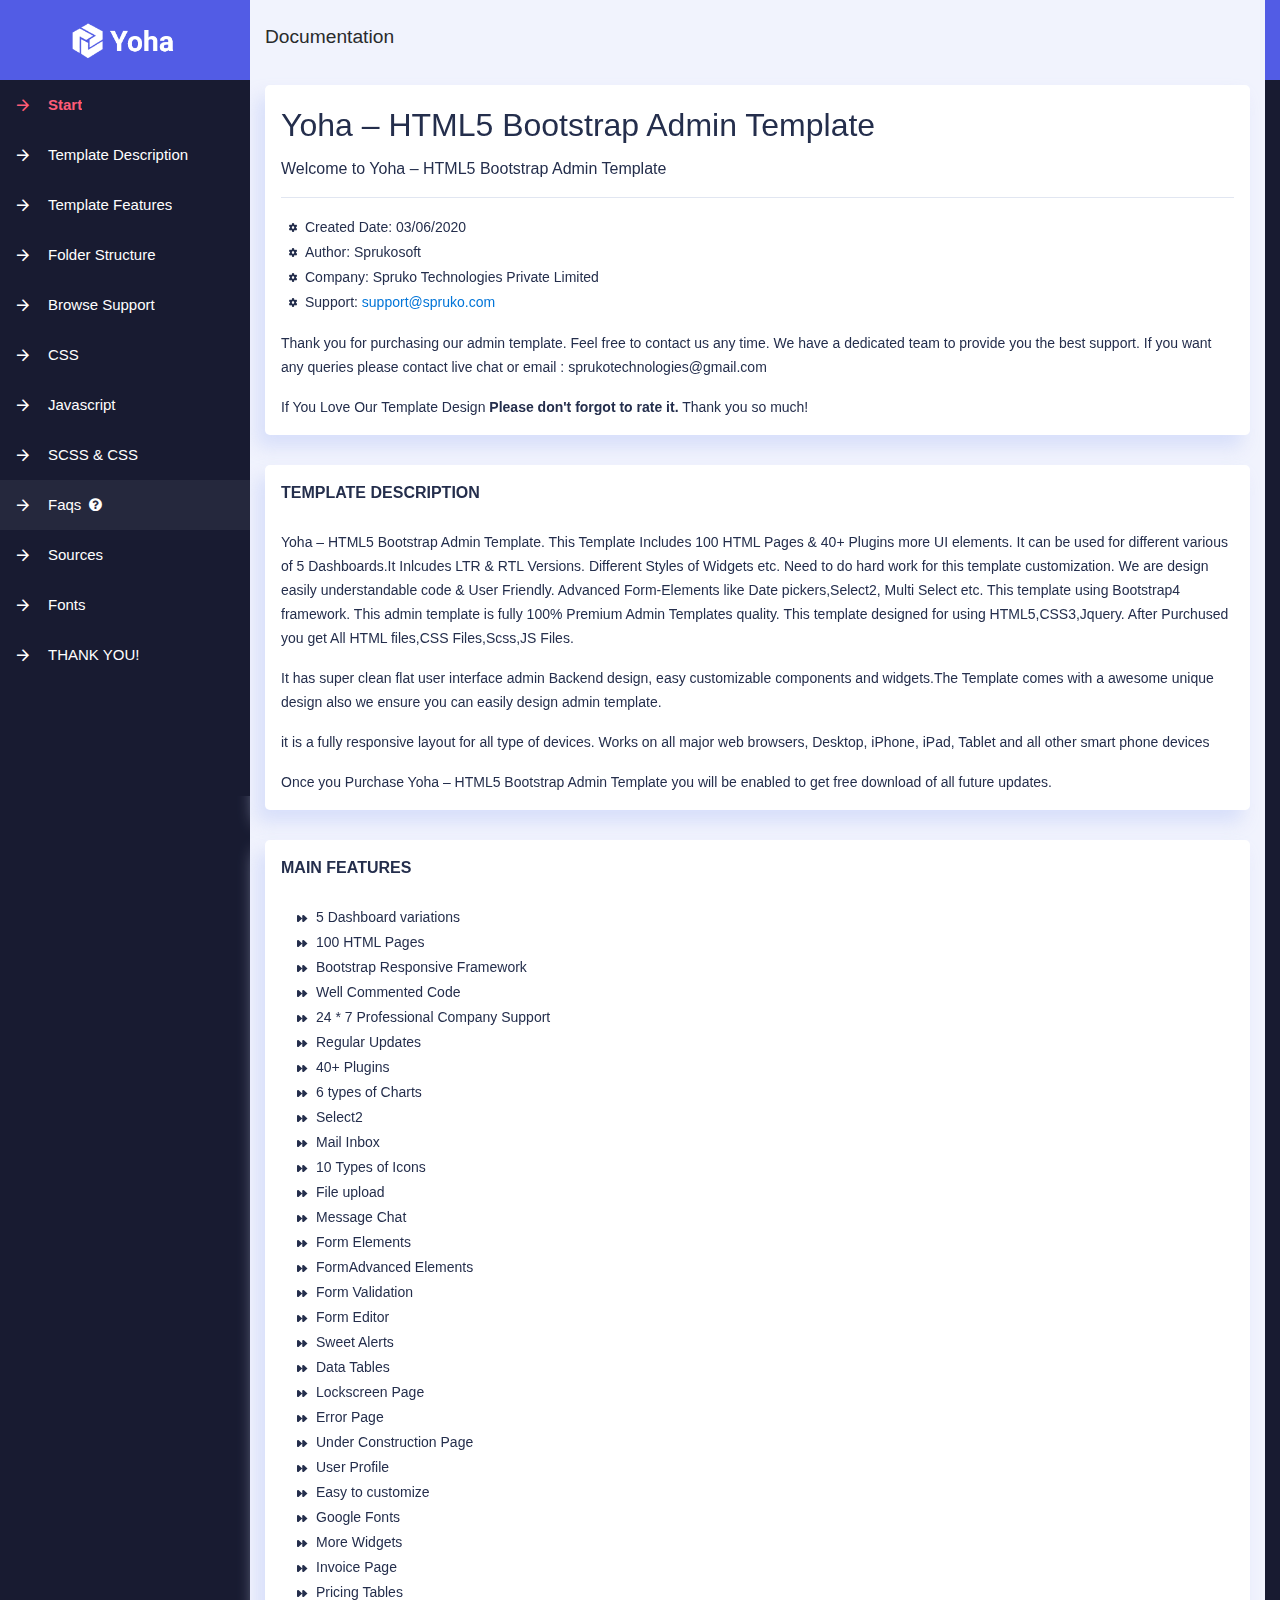
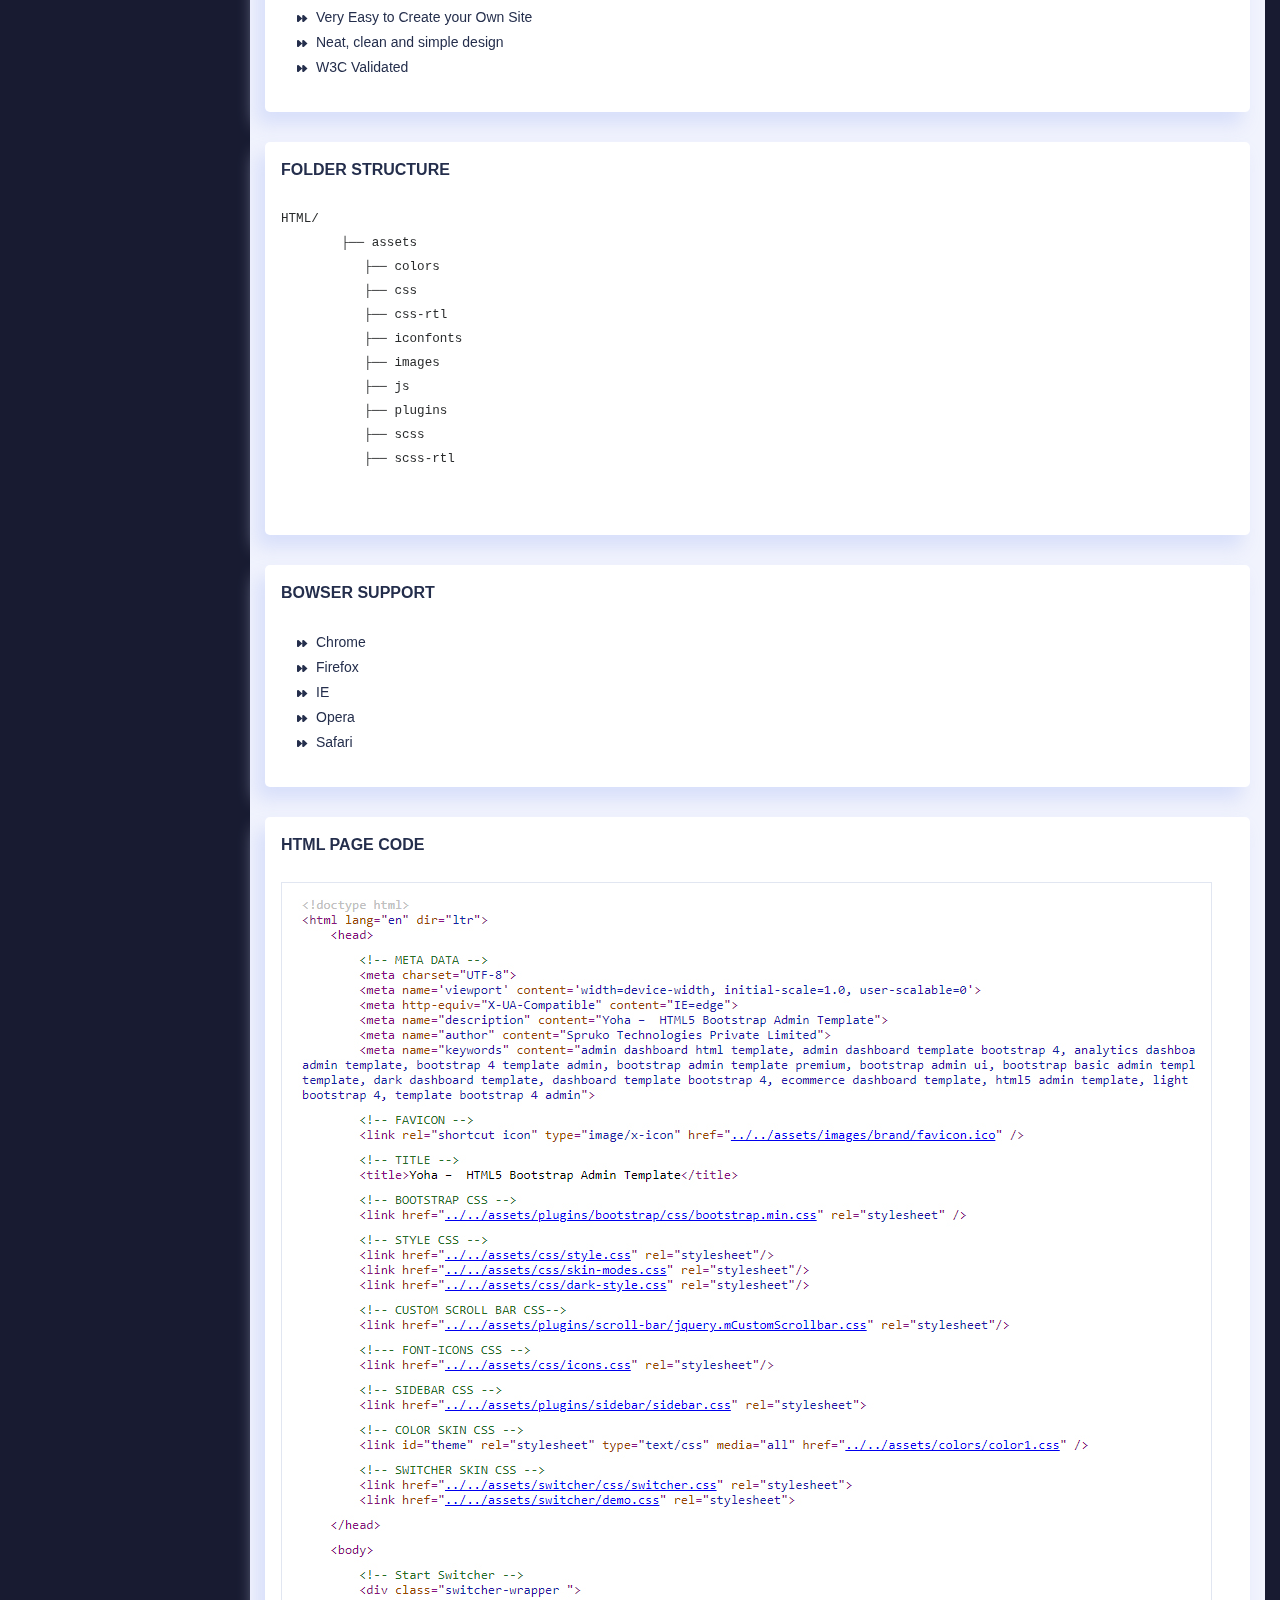
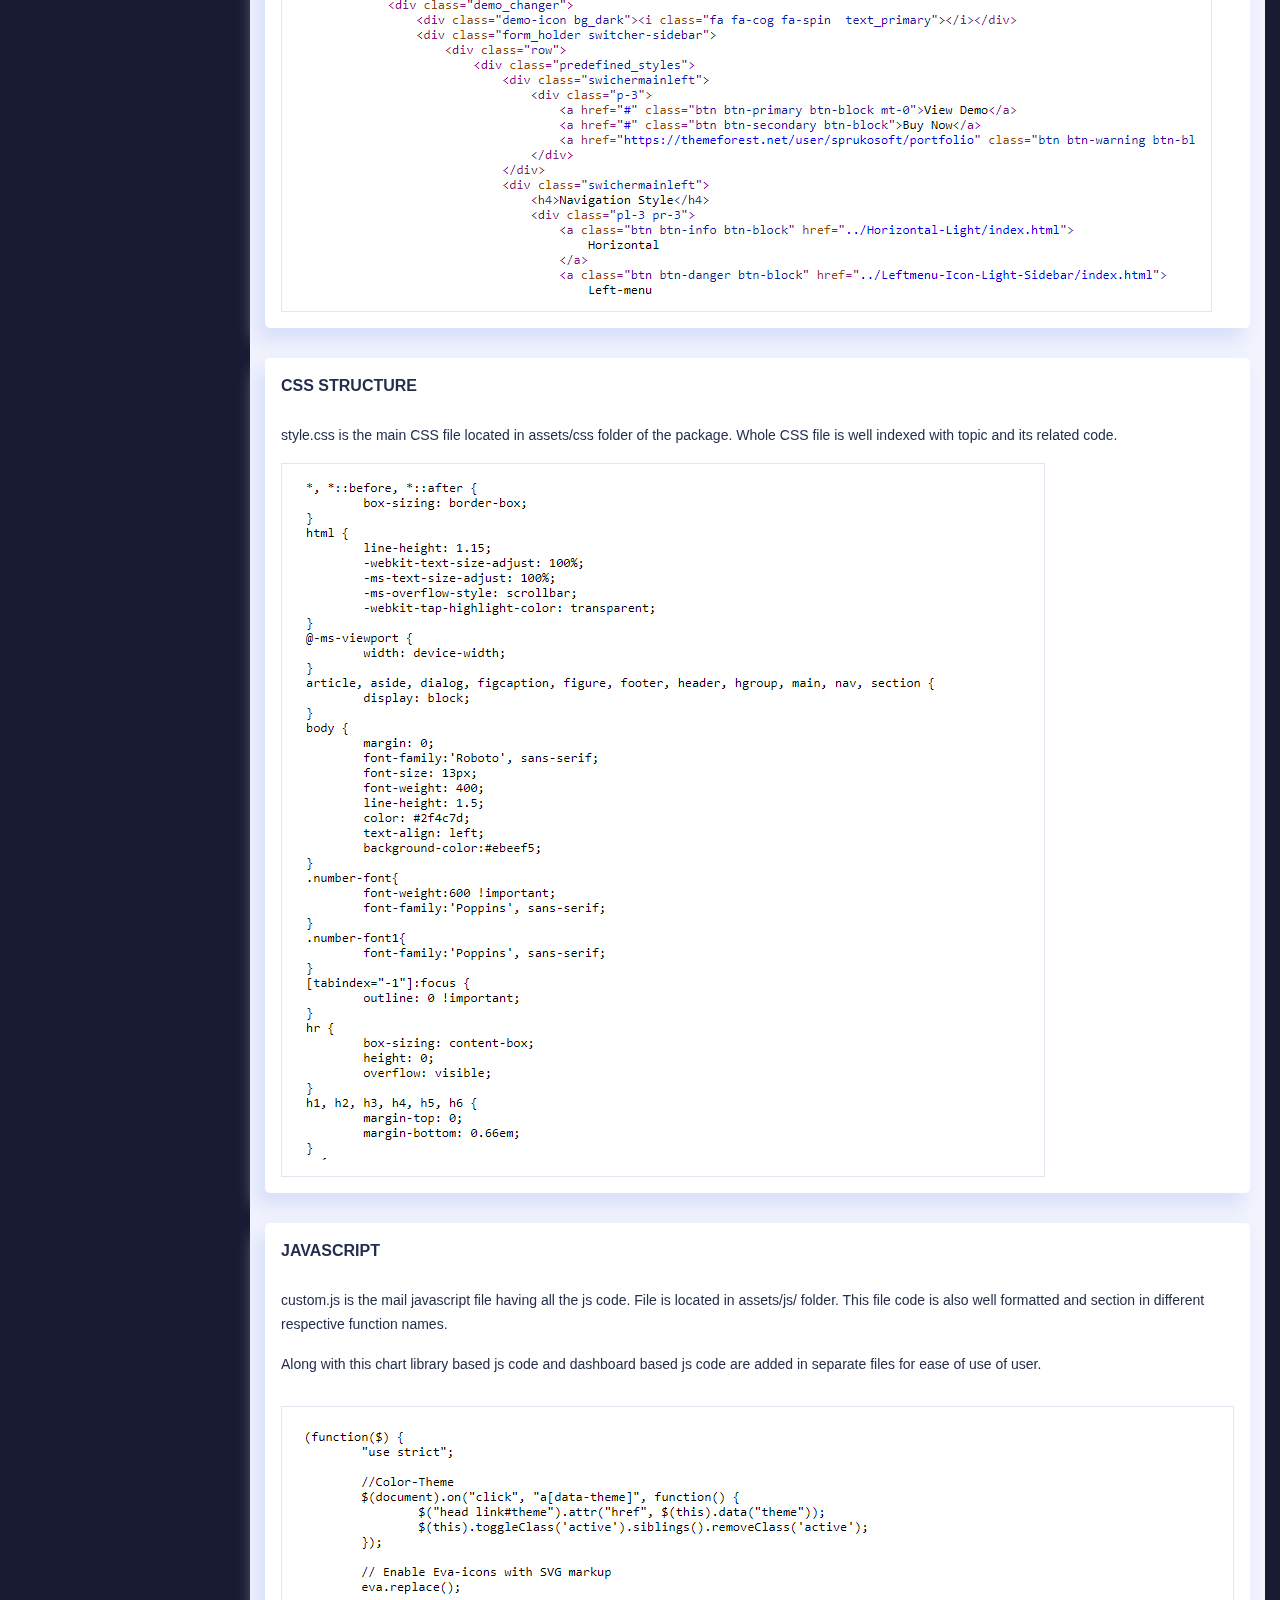
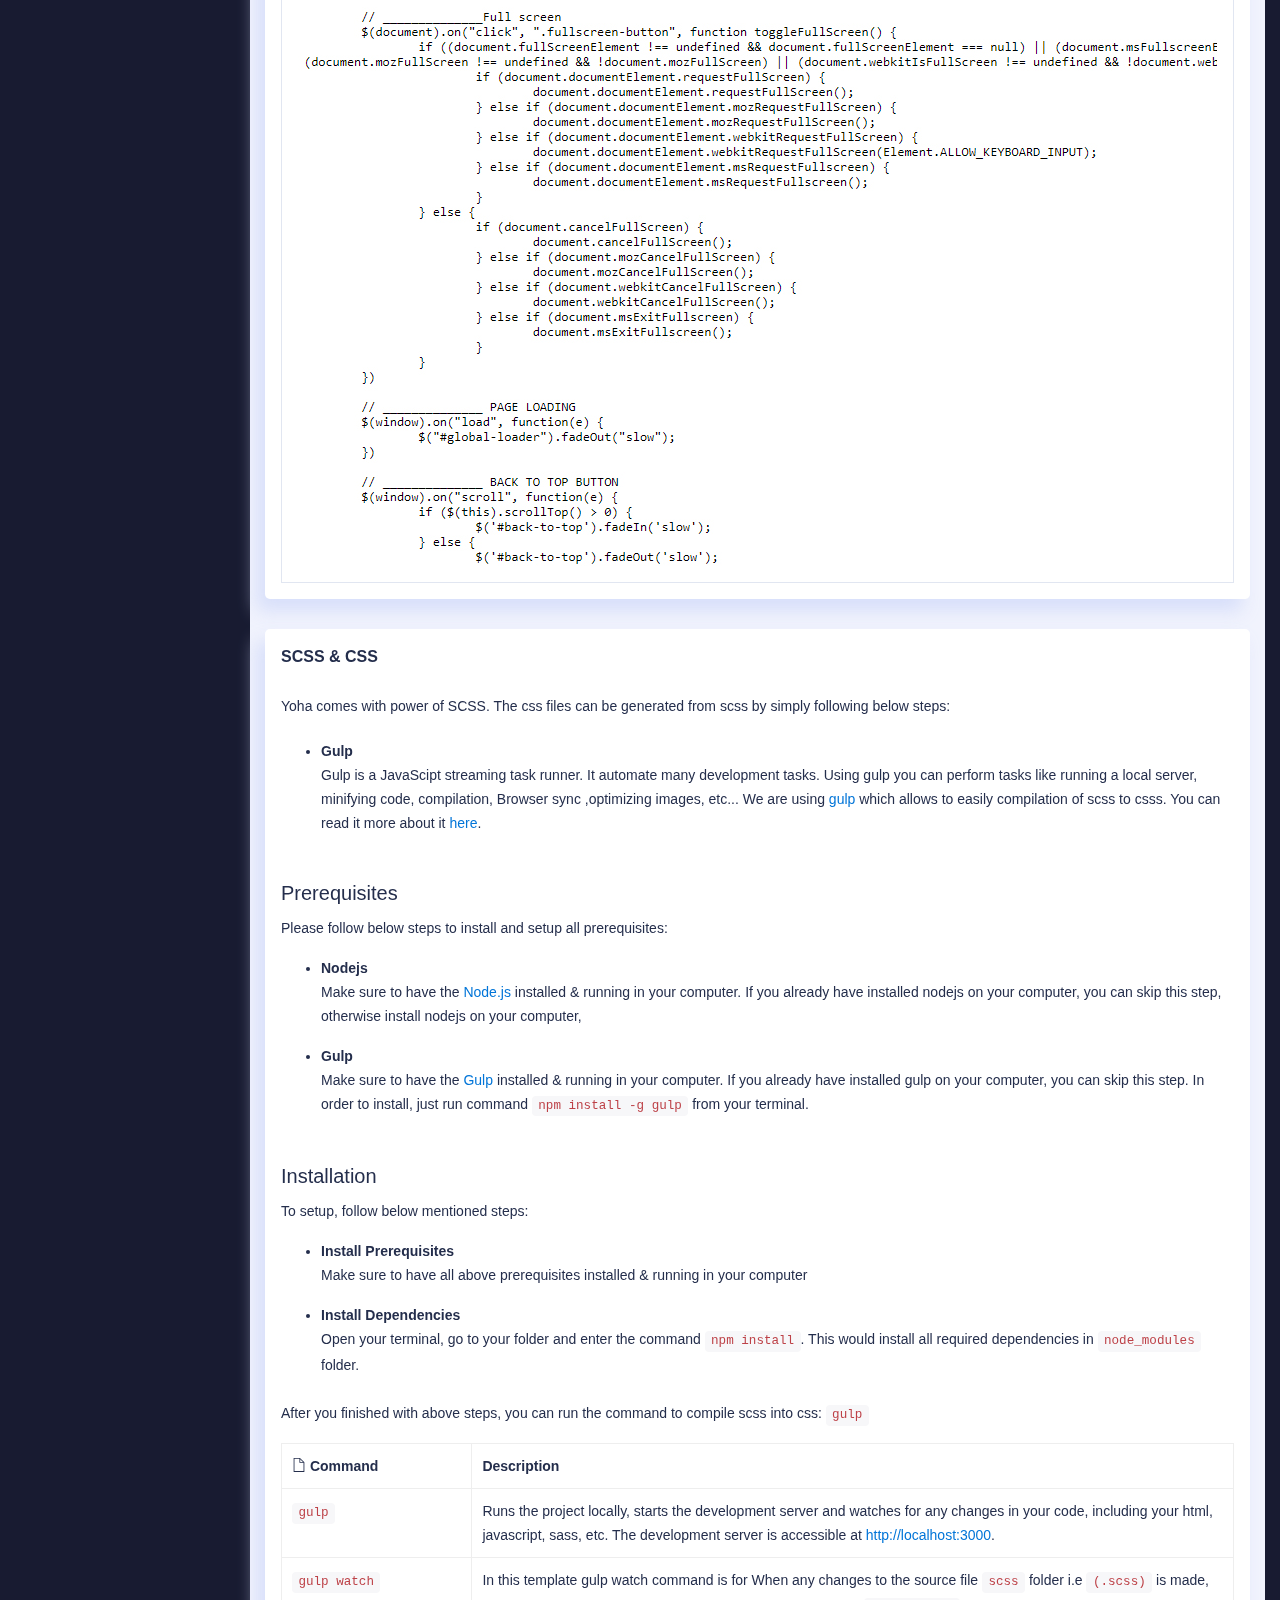
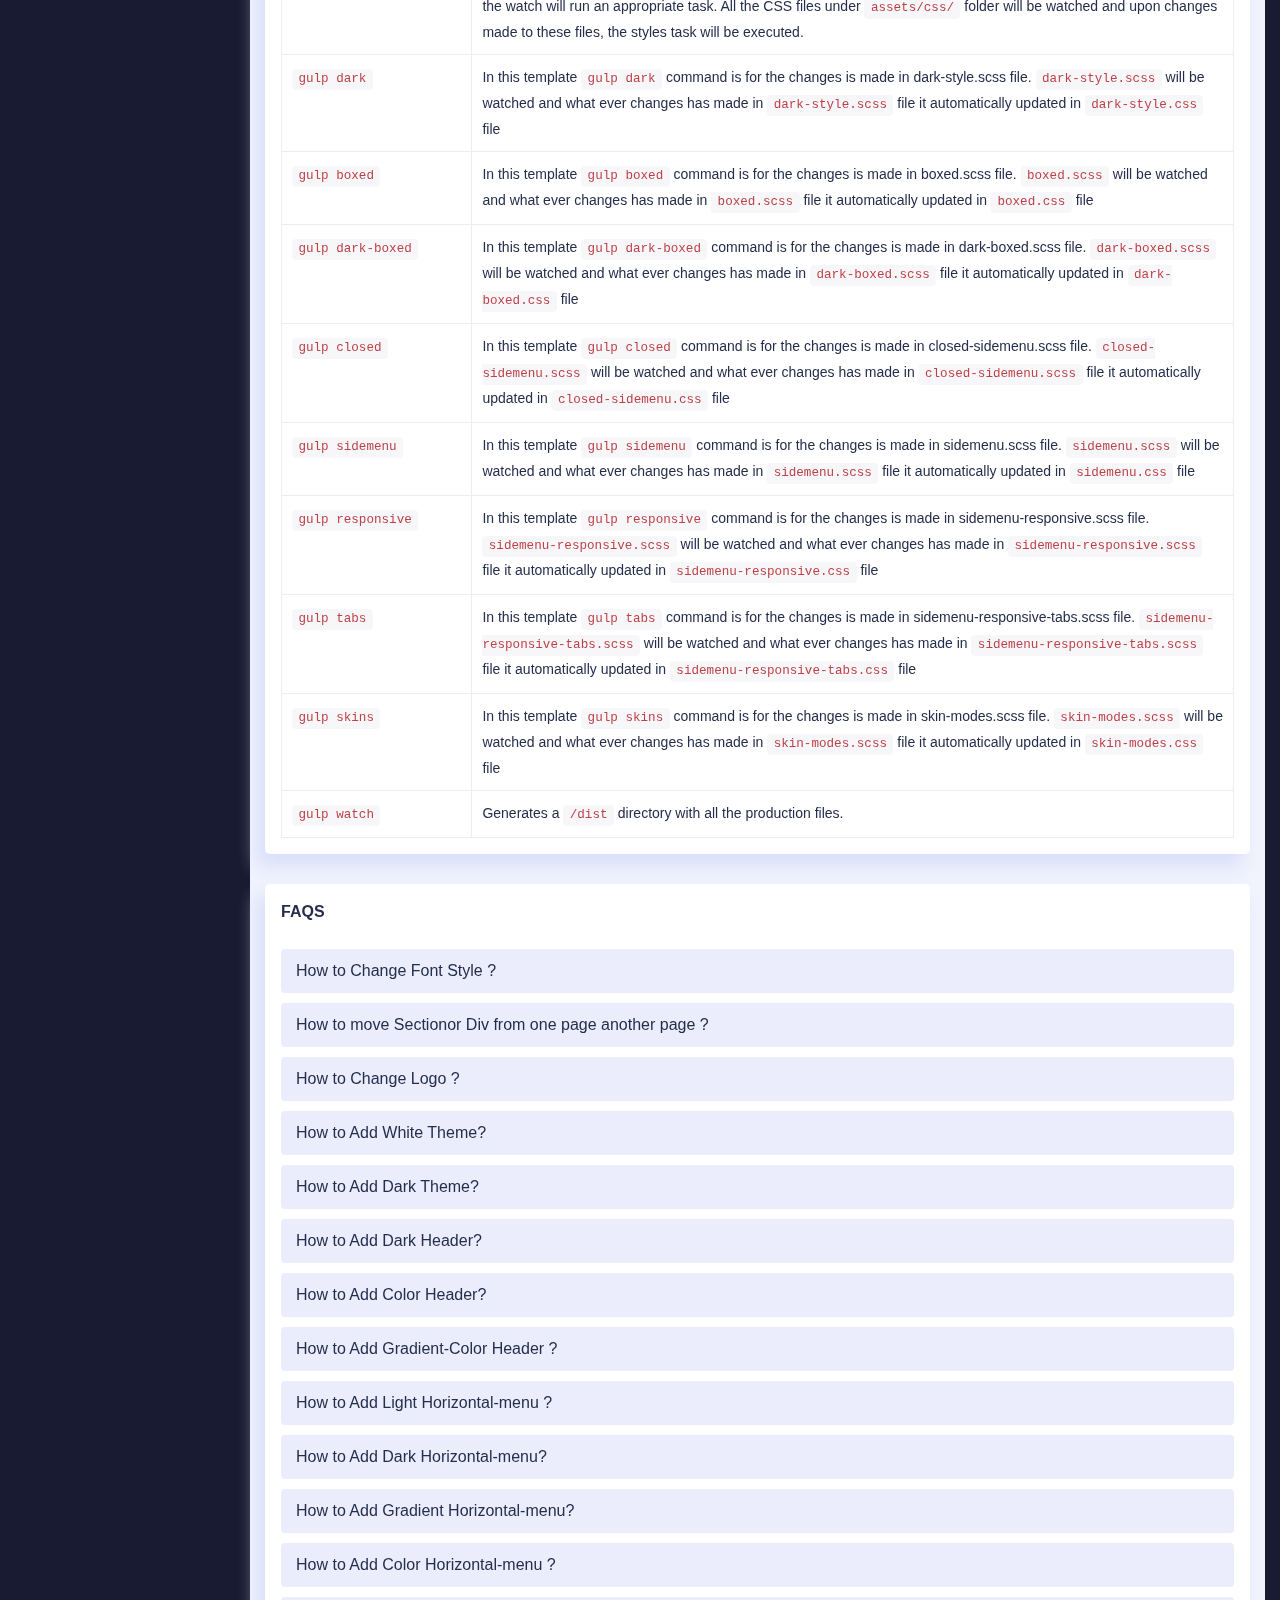
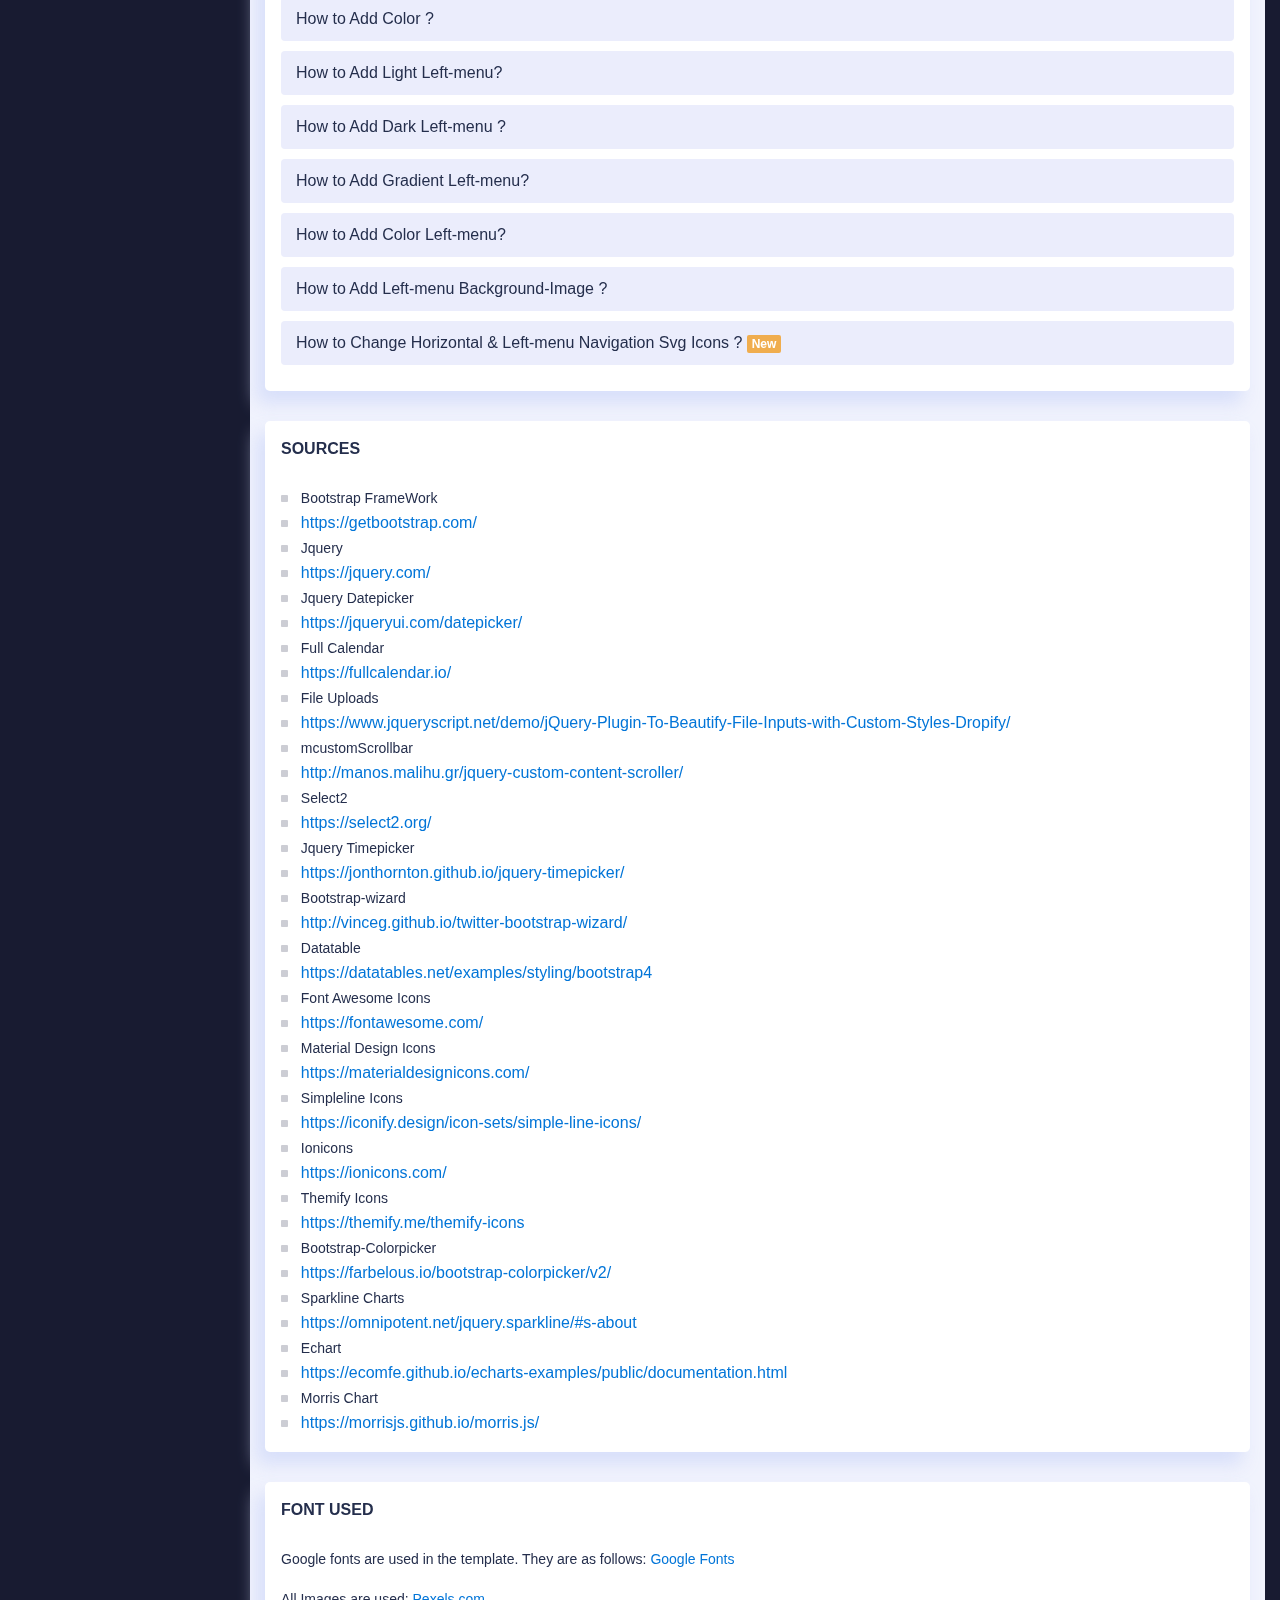
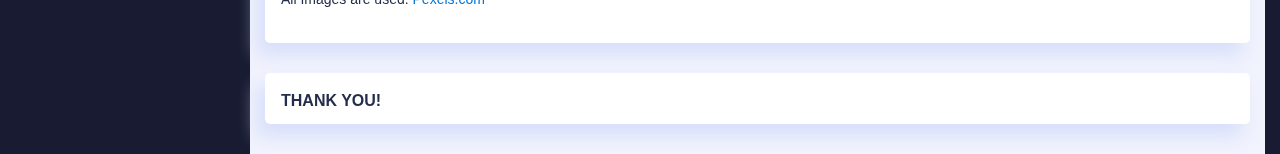
<file: Documentation/index.html>
<!DOCTYPE html>
<html>
<head>
<!-- Meta data -->
<meta charset="UTF-8">
<meta name='viewport' content='width=device-width, initial-scale=1.0, user-scalable=0'>
<meta http-equiv="X-UA-Compatible" content="IE=edge">
<!-- Meta data -->
<meta charset="UTF-8">
<meta name='viewport' content='width=device-width, initial-scale=1.0, user-scalable=0'>
<meta name="Description" content="HTML5 Bootstrap Admin Template">
<meta name="author" content="Spruko Technologies Private Limited">
<meta name="keywords" content="admin dashboard html template, admin dashboard template bootstrap 4, analytics dashboard templates, best admin template bootstrap 4, best bootstrap admin template, bootstrap 4 template admin, bootstrap admin template premium, bootstrap admin ui, bootstrap basic admin template, cool admin template, dark admin dashboard, dark admin template, dark dashboard template, dashboard template bootstrap 4, ecommerce dashboard template, html5 admin template, light bootstrap dashboard, sales dashboard template, simple dashboard bootstrap 4, template bootstrap 4 admin">

<!-- TITLE -->
<title>Yoha –  HTML5 Bootstrap Admin Template</title>
<link rel="icon" href="assets/images/favicon.png" type="image/x-icon">
<link href="assets/plugins/bootstrap/css/bootstrap.min.css" rel="stylesheet" />
<link href="https://fonts.googleapis.com/icon?family=Material+Icons" rel="stylesheet" type="text/css">
<link href="assets/plugins/iconfonts/icons.css" rel="stylesheet" />
<!-- Custom Css -->
<link href="assets/css/main.css" rel="stylesheet">
<link href="assets/css/themes/all-themes.css" rel="stylesheet" />
</head>

<body class="theme-blush">
<!-- Page Loader -->
<div class="page-loader-wrapper">
    <div class="loader">
        <div class="preloader">
            <div class="spinner-layer pl-blush">
                <div class="circle-clipper left">
                    <div class="circle"></div>
                </div>
                <div class="circle-clipper right">
                    <div class="circle"></div>
                </div>
            </div>
        </div>
    </div>
</div>
<!-- #END# Page Loader -->

<!-- Overlay For Sidebars -->
<div class="overlay"></div>
<!-- #END# Overlay For Sidebars -->


<!-- #Top Bar -->
<section>
    <!-- Left Sidebar -->
    <aside id="leftsidebar" class="sidebar">
        <!-- User Info -->
        <div class="admin-image" style="text-align:center;"> <img src="assets/images/logo.png" alt="" style="width:auto;height:2.5rem;" > </div>
        <!-- Menu -->
        <div class="menu">
			<ul class="list" id="documenter_nav">
				<li class="active open"><a href="#documenter_cover"><i class="zmdi zmdi-arrow-right"></i><span>Start </span></a></li>
				<li><a href="#Template_Description"><i class="zmdi zmdi-arrow-right"></i><span>Template Description</span></a></li>
				<li><a href="#Advanced_Features"><i class="zmdi zmdi-arrow-right"></i><span>Template Features</span></a></li>
				<li><a href="#folder_structure"><i class="zmdi zmdi-arrow-right"></i><span>Folder Structure</span></a></li>
				<li><a href="#browser_support"><i class="zmdi zmdi-arrow-right"></i><span>Browse Support</span></a></li>
				<li><a href="#css"><i class="zmdi zmdi-arrow-right"></i><span>CSS</span></a></li>
				<li><a href="#javascript"><i class="zmdi zmdi-arrow-right"></i><span>Javascript</span></a></li>
				<li><a href="#gulp-sass"><i class="zmdi zmdi-arrow-right"></i><span>SCSS & CSS</span></a></li>
				<li class="bg-transaprent"><a href="#faqs"><i class="zmdi zmdi-arrow-right"></i><span>Faqs <i class="fa fa-question-circle"></i></span></a></li>
				<li><a href="#sources"><i class="zmdi zmdi-arrow-right"></i><span>Sources</span></a></li>
				<li><a href="#fonts"><i class="zmdi zmdi-arrow-right"></i><span>Fonts</span></a></li>
				<li><a href="#thank_you"><i class="zmdi zmdi-arrow-right"></i><span>THANK YOU!</span></a></li>
			</ul>
		</div>
        <!-- #Menu -->
    </aside>
    <!-- #END# Left Sidebar -->
</section>

<section class="content home">
    <div class="container-fluid">
        <div class="block-header">
            <h1>Documentation</h1>
        </div>
        <div class="row clearfix">
			<div class="col-sm-12">
				<div class="card" id="documenter_cover">
					<div class="body">
                        <h2 class="mt-0 mb-2">Yoha –  HTML5 Bootstrap Admin Template</h2>
						<h6 class="text-dark mt-2">Welcome to Yoha –  HTML5 Bootstrap Admin Template</h6>
                        <div id="documenter_buttons">
                        </div>
                        <hr>
                        <ul class="documenter-list">
                            <li>Created Date: 03/06/2020</li>
                            <li>Author: Sprukosoft</li>
                            <li>Company:  Spruko Technologies Private Limited</li>
                            <li>Support: <a href="mailto:support@spruko.com">support@spruko.com</a></li>
                        </ul>
                        <p>Thank you for purchasing our admin template. Feel free to contact us any time. We have a dedicated team to provide you the best support. If you want any queries please contact live chat or email : sprukotechnologies@gmail.com</p>
                        <p class="mb-0">If You Love Our Template Design <strong>Please don't forgot to rate it.</strong> Thank you so much! </p>
					</div>
				</div>
			</div>
		</div>
		<div class="row clearfix">
			<div class="col-sm-12">
				<div class="card" id="Template_Description">
					<div class="header">
						<h2>Template Description</h2>
					</div>
					<div class="body">
						<p> Yoha –  HTML5 Bootstrap Admin Template. This Template Includes 100 HTML Pages & 40+ Plugins more UI elements. It can be used for different various of 5 Dashboards.It Inlcudes LTR & RTL Versions. Different Styles of Widgets etc. Need to do hard work for this template customization. We are design easily understandable code & User Friendly.
							Advanced Form-Elements like Date pickers,Select2, Multi Select etc. This template using Bootstrap4 framework. This admin template is fully 100% Premium Admin Templates quality. This template designed for using HTML5,CSS3,Jquery. After Purchused you get All HTML files,CSS Files,Scss,JS Files.
						</p>
						<p> It has super clean flat user interface admin Backend design, easy customizable components and widgets.The Template comes with a awesome unique design also we ensure you can easily design admin template.</p>
						<p>it is a fully responsive layout for all type of devices. Works on all major web browsers, Desktop, iPhone, iPad, Tablet and all other smart phone devices</p>
						<P class="mb-0"> Once you Purchase Yoha –  HTML5 Bootstrap Admin Template  you will be enabled to get free download of all future updates.</P>
					</div>
				</div>
			</div>
		</div>
		<div class="row clearfix">
			<div class="col-sm-12">
				<div class="card" id="Advanced_Features">
					<div class="header">
						<h2>Main Features</h2>
					</div>
					<div class="body">
						<ul class="feature-list">
							<li>5 Dashboard variations</li>
							<li>100 HTML Pages</li>
							<li>Bootstrap  Responsive Framework</li>
							<li>Well Commented Code</li>
							<li>24  * 7 Professional Company Support</li>
							<li>Regular Updates</li>
							<li>40+ Plugins</li>
							<li>6 types of Charts</li>
							<li>Select2</li>
							<li>Mail Inbox</li>
							<li>10 Types of Icons</li>
							<li>File upload</li>
							<li>Message Chat</li>
							<li>Form Elements</li>
							<li>FormAdvanced Elements</li>
							<li>Form Validation</li>
							<li>Form Editor</li>
							<li>Sweet Alerts</li>
							<li>Data Tables</li>
							<li>Lockscreen Page</li>
							<li>Error Page</li>
							<li>Under Construction Page</li>
							<li>User Profile</li>
							<li>Easy to customize</li>
							<li>Google Fonts</li>
							<li>More Widgets</li>
							<li>Invoice Page</li>
							<li>Pricing Tables</li>
							<li>Very Easy to Create your Own Site</li>
							<li>Neat, clean and simple design</li>
							<li>W3C Validated</li>
						</ul>
					</div>
				</div>
			</div>
		</div>
		<div class="row clearfix">
			<div class="col-sm-12">
				<div class="card" id="folder_structure">
					<div class="header">
						<h2>Folder Structure</h2>
					</div>
					<div class="body">
	<pre class="prettyprint mb-0"><span class="path">HTML</span><span class="tree">/</span><span class="path">
	</span><span class="tree">├──</span><span class="path"> assets</span><span class="tree"></span><span class="path">
	</span><span class="tree"></span><span class="path">   </span><span class="tree">├──</span><span class="path"> colors
	</span><span class="tree"></span><span class="path">   </span><span class="tree">├──</span><span class="path"> css
	</span><span class="tree"></span><span class="path">   </span><span class="tree">├──</span><span class="path"> css-rtl
	</span><span class="tree"></span><span class="path">   </span><span class="tree">├──</span><span class="path"> iconfonts
	</span><span class="tree"></span><span class="path">   </span><span class="tree">├──</span><span class="path"> images
	</span><span class="tree"></span><span class="path">   </span><span class="tree">├──</span><span class="path"> js
	</span><span class="tree"></span><span class="path">   </span><span class="tree">├──</span><span class="path"> plugins
	</span><span class="tree"></span><span class="path">   </span><span class="tree">├──</span><span class="path"> scss
	</span><span class="tree"></span><span class="path">   </span><span class="tree">├──</span><span class="path"> scss-rtl
	</span>
	</pre>
					</div>
				</div>
			</div>
		</div>
		<div class="row clearfix">
			<div class="col-sm-12">
				<div class="card" id="browser_support">
					<div class="header">
						<h2>Bowser Support</h2>
					</div>
					<div class="body">
						<ul class="feature-list">
							<li>Chrome</li>
							<li>Firefox</li>
							<li>IE</li>
							<li>Opera</li>
							<li>Safari</li>
						</ul>
					</div>
				</div>
			</div>
		</div>
		<div class="row clearfix">
			<div class="col-sm-12">
				<div class="card">
					<div class="header">
						<h2>HTML Page Code</h2>
					</div>
					<div class="body">
						<img alt="" src="assets/images/1.jpg" class="img-fluid border p-3">
					</div>
				</div>
			</div>
		</div>
		<div class="row clearfix">
			<div class="col-sm-12">
				<div class="card" id="css">
					<div class="header">
						<h2>CSS Structure</h2>
					</div>
					<div class="body">
						<p> style.css is the main CSS file located in assets/css folder of the package. Whole CSS file is well indexed with topic and its related code.</p>
						<img alt="" src="assets/images/2.jpg" class="border p-3">
					</div>
				</div>
			</div>
		</div>
		<div class="row clearfix">
			<div class="col-sm-12">
				<div class="card" id="javascript">
					<div class="header">
						<h2>Javascript</h2>
					</div>
					<div class="body">
						<p>custom.js is the mail javascript file having all the js code. File is located in assets/js/ folder. This file code is also well formatted and section in different respective function names.</p>
						<p class="m-b-30">Along with this chart library based js code and dashboard based js code are added in separate files for ease of use of user.</p>
						<img alt="" src="assets/images/3.jpg" class="border p-3">
					</div>
				</div>
			</div>
		</div><div class="row clearfix">
			<div class="col-sm-12">
				<div class="card" id="gulp-sass">
					<div class="header">
						<h2>SCSS & CSS</h2>
					</div>
					<div class="body">
						<p> Yoha comes with power of SCSS. The css files can be generated from scss by simply following below steps:</p>

						<div class="p-t-5">
							<ul>
								<li><strong>Gulp</strong>
									<p>Gulp is a JavaScipt streaming task runner. It automate many development tasks. Using gulp you can perform tasks like running a local server, minifying code, compilation, Browser sync ,optimizing images, etc... We are using <a href="https://gulpjs.com/" target="_blank">gulp</a> which allows to easily compilation of scss to csss.
									 You can read it more about it <a href="https://gulpjs.com/"
                                            target="_blank">here</a>.</p>

								</li>
							</ul>
							<h5 class="p-t-10">Prerequisites</h5>
							<p>Please follow below steps to install and setup all prerequisites:</p>
							<ul>
								<li><strong>Nodejs</strong>
									<p>Make sure to have the <a href="https://nodejs.org/" target="_blank">Node.js</a> installed
										&amp; running in your computer. If you already have installed nodejs on your computer, you
										can skip this step, otherwise install nodejs on your computer,</p>
								</li>
								<li><strong>Gulp</strong>
									<p>Make sure to have the <a href="https://gulpjs.com/" target="_blank">Gulp</a> installed &amp;
										running in your computer. If you already have installed gulp on your computer, you can skip
										this step. In order to install, just run command <code>npm install -g gulp</code> from
										your terminal.</p>
								</li>
							</ul>
							<h5 class="p-t-10">Installation</h5>
							<p>To setup, follow below mentioned steps:</p>
							<ul>
								<li><strong>Install Prerequisites</strong>
									<p>Make sure to have all above prerequisites installed &amp; running in your computer</p>
								</li>
								<li><strong>Install Dependencies</strong>
									<p>Open your terminal, go to your folder and enter the command <code>npm install</code>. This
										would install all required dependencies in <code>node_modules</code> folder.</p>
								</li>
							</ul>
							<p class="mt-4">After you finished with above steps, you can run the command to compile scss into css:
								<code>gulp</code>
							</p>

							<table class="table table-bordered m-0">
								<thead>
									<tr>
										<th style="width: 20%;">
											<i class="ti-file"></i> Command</th>
										<th>Description</th>
									</tr>
								</thead>
								<tbody>
									<tr>
										<td>
											<code>gulp</code>
										</td>
										<td>
											Runs the project locally, starts the development server and watches
											for any changes in your
											code, including your html, javascript, sass, etc. The development
											server is accessible at <a href="http://localhost:3000">http://localhost:3000</a>.
										</td>
									</tr>
									<tr>
										<td>
											<code>gulp watch</code>
										</td>
										<td>
											In this template gulp watch command is for When any changes to the source file <code>scss</code> folder i.e <code>(.scss)</code> is made, the watch will run an appropriate task.
											All the CSS files under <code>assets/css/</code> folder will be watched and upon changes made to these files, the styles task will be executed.
										</td>
									</tr>
									<tr>
										<td>
											<code>gulp dark</code>
										</td>
										<td>
											In this template <code> gulp dark</code> command is for the changes is made in dark-style.scss file. <code>dark-style.scss</code> will be watched and what ever changes has made in <code>dark-style.scss</code> file it automatically updated in <code>dark-style.css</code> file
										</td>
									</tr>
									<tr>
										<td>
											<code>gulp boxed</code>
										</td>
										<td>
											In this template <code> gulp boxed</code> command is for the changes is made in boxed.scss file. <code>boxed.scss</code> will be watched and what ever changes has made in <code>boxed.scss</code> file it automatically updated in <code>boxed.css</code> file
										</td>
									</tr>
									<tr>
										<td>
											<code>gulp dark-boxed</code>
										</td>
										<td>
											In this template <code> gulp dark-boxed</code> command is for the changes is made in dark-boxed.scss file. <code>dark-boxed.scss</code> will be watched and what ever changes has made in <code>dark-boxed.scss</code> file it automatically updated in <code>dark-boxed.css</code> file
										</td>
									</tr>
									<tr>
										<td>
											<code>gulp closed</code>
										</td>
										<td>
											In this template <code> gulp closed</code> command is for the changes is made in closed-sidemenu.scss file. <code>closed-sidemenu.scss</code> will be watched and what ever changes has made in <code>closed-sidemenu.scss</code> file it automatically updated in <code>closed-sidemenu.css</code> file
										</td>
									</tr>
									<tr>
										<td>
											<code>gulp sidemenu</code>
										</td>
										<td>
											In this template <code> gulp sidemenu</code> command is for the changes is made in sidemenu.scss file. <code>sidemenu.scss</code> will be watched and what ever changes has made in <code>sidemenu.scss</code> file it automatically updated in <code>sidemenu.css</code> file
										</td>
									</tr>
									<tr>
										<td>
											<code>gulp responsive</code>
										</td>
										<td>
											In this template <code> gulp responsive</code> command is for the changes is made in sidemenu-responsive.scss file. <code>sidemenu-responsive.scss</code> will be watched and what ever changes has made in <code>sidemenu-responsive.scss</code> file it automatically updated in <code>sidemenu-responsive.css</code> file
										</td>
									</tr>
									<tr>
										<td>
											<code>gulp tabs</code>
										</td>
										<td>
											In this template <code> gulp tabs</code> command is for the changes is made in sidemenu-responsive-tabs.scss file. <code>sidemenu-responsive-tabs.scss</code> will be watched and what ever changes has made in <code>sidemenu-responsive-tabs.scss</code> file it automatically updated in <code>sidemenu-responsive-tabs.css</code> file
										</td>
									</tr>
									<tr>
										<td>
											<code>gulp skins</code>
										</td>
										<td>
											In this template <code> gulp skins</code> command is for the changes is made in skin-modes.scss file. <code>skin-modes.scss</code> will be watched and what ever changes has made in <code>skin-modes.scss</code> file it automatically updated in <code>skin-modes.css</code> file
										</td>
									</tr>
									<tr>
										<td>
											<code>gulp watch</code>
										</td>
										<td>
											Generates a <code>/dist</code> directory with all the production files.
										</td>
									</tr>
								</tbody>
							</table>
						</div>
					</div>
				</div>
			</div>
		</div>
		<div class="row clearfix">
			<div class="col-sm-12">
				<div class="card" id="faqs">
					<div class="header">
						<h2>FAQS</h2>
					</div>
					<div class="body">
						<div id="accordion">
							<div class="accordion">
								<div class="accordion-header" data-toggle="collapse" data-target="#panel-body-1" >
									<h4>How to Change Font Style ?</h4>
								</div>
								<div class="accordion-body collapse border border-top-0" id="panel-body-1" data-parent="#accordion">
									<h5 class="mt-0">Step 1:</h5>
									<p>Go To style.css is the main CSS file located in  "<b>assets/css/style.css </b>" file go to nearest line number 105 .and change the font family</p>
									<p>if you want to change another font-family Go to the site <a href="https://fonts.google.com/">Google Fonts</a> And Slect One font Family and import In to style.css file </p>

									<h4>How to Select font Family</h4>
									<p><b>Example:</b></p>
									<p><img alt="" src="assets/images/0-2.jpg" class="border w-100"></p>

									<p><b>imported font family css</b></p>
									<p><img alt="" src="assets/images/0-3.jpg" class="border"></p>

									<h5>Step 2:</h5>
									<p>And add Specify font-family css in your style file. </p>
									<p><img alt="" src="assets/images/0-4.jpg" class="border"></p>
								</div>
							</div>
							<div class="accordion">
								<div class="accordion-header " data-toggle="collapse" data-target="#panel-body-2">
									<h4>How to move Sectionor Div from one page another page ?</h4>
								</div>
								<div class="accordion-body collapse border border-top-0" id="panel-body-2" data-parent="#accordion">
									<h5 class="mt-0">Step 1:</h5>
									<p>Copy the Particular Section as shown below image and you can paste where ever you want.</p>

									<p><b>Example:</b></p>
									<img alt="" src="assets/images/0-5.jpg" class="border">
								</div>
							</div>
							<div class="accordion">
								<div class="accordion-header " data-toggle="collapse" data-target="#panel-body-3">
									<h4>How to Change Logo ?</h4>
								</div>
								<div class="accordion-body collapse border border-top-0" id="panel-body-3" data-parent="#accordion">
									<p class="mb-0">Go To "<b>assets/img/brand</b>" folder and replace your logo with Previous Logos within in image size.
									note: Please don't increase logo sizes. Replace your logo within  given image size. otherwise the logo will not fit in particular place it disturbs the template design.
								</div>
							</div>

							<div class="accordion">
								<div class="accordion-header " data-toggle="collapse" data-target="#panel-body-4">
									<h4>How to Add White Theme?</h4>
								</div>
								<div class="accordion-body collapse border border-top-0" id="panel-body-4" data-parent="#accordion">
									<h4>Static Method:</h4>
									<h5 class="mt-0">Step 1:</h5>
									<p>Open all HTML files  and add <b>white-mode</b> to Body Section. As shown in below Image.</p>

									<p><b>Example:</b></p>
									<img alt="" src="assets/images/0-21.jpg" class="border">

									<h4>Dynamic Method:</h4>
									<h5 class="mt-0">Step 1:</h5>
									<p>Open custom.js file and add below mentioned line to enable body style.</p>
									<p><b>Example:</b></p>
									<img alt="" src="assets/images/0-22.jpg" class="border">
								</div>
							</div>
							<div class="accordion">
								<div class="accordion-header " data-toggle="collapse" data-target="#panel-body-5">
									<h4>How to Add Dark Theme?</h4>
								</div>
								<div class="accordion-body collapse border border-top-0" id="panel-body-5" data-parent="#accordion">
									<h4>Static Method:</h4>
									<h5 class="mt-0">Step 1:</h5>
									<p>Open all HTML files  and add <b>dark-mode</b> to Body Section. As shown in below Image.</p>

									<p><b>Example:</b></p>
									<img alt="" src="assets/images/0-9.jpg" class="border">

									<h4>Dynamic Method:</h4>
									<h5 class="mt-0">Step 1:</h5>
									<p>Open custom.js file and add below mentioned line to enable dark theme.</p>
									<p><b>Example:</b></p>
									<img alt="" src="assets/images/0-10.jpg" class="border">
								</div>
							</div>
							<div class="accordion">
								<div class="accordion-header " data-toggle="collapse" data-target="#panel-body-19">
									<h4>How to Add Dark Header?</h4>
								</div>
								<div class="accordion-body collapse border border-top-0" id="panel-body-19" data-parent="#accordion">
									<h4>Static Method:</h4>
									<h5 class="mt-0">Step 1:</h5>
									<p>Open all HTML files  and add <b>dark-hor-header</b> to Body Section. As shown in below Image.</p>

									<p><b>Example:</b></p>
									<img alt="" src="assets/images/0-35.jpg" class="border">

									<h4>Dynamic Method:</h4>
									<h5 class="mt-0">Step 1:</h5>
									<p>Open custom.js file and add below mentioned line to enable Header Dark.</p>
									<p><b>Example:</b></p>
									<img alt="" src="assets/images/0-36.jpg" class="border">
								</div>
							</div>
							<div class="accordion">
								<div class="accordion-header " data-toggle="collapse" data-target="#panel-body-6">
									<h4>How to Add Color Header?</h4>
								</div>
								<div class="accordion-body collapse border border-top-0" id="panel-body-6" data-parent="#accordion">
									<h4>Static Method:</h4>
									<h5 class="mt-0">Step 1:</h5>
									<p>Open all HTML files  and add <b>color-hor-header</b> to Body Section. As shown in below Image.</p>

									<p><b>Example:</b></p>
									<img alt="" src="assets/images/0-11.jpg" class="border">

									<h4>Dynamic Method:</h4>
									<h5 class="mt-0">Step 1:</h5>
									<p>Open custom.js file and add below mentioned line to enable Header Color.</p>
									<p><b>Example:</b></p>
									<img alt="" src="assets/images/0-12.jpg" class="border">
								</div>
							</div>
							<div class="accordion">
								<div class="accordion-header " data-toggle="collapse" data-target="#panel-body-7">
									<h4>How to Add Gradient-Color Header ?</h4>
								</div>
								<div class="accordion-body collapse border border-top-0" id="panel-body-7" data-parent="#accordion">
									<h4>Static Method:</h4>
									<h5 class="mt-0">Step 1:</h5>
									<p>Open all HTML files  and add <b>gradient-hor-header</b> to Body Section. As shown in below Image.</p>

									<p><b>Example:</b></p>
									<img alt="" src="assets/images/0-13.jpg" class="border">

									<h4>Dynamic Method:</h4>
									<h5 class="mt-0">Step 1:</h5>
									<p>Open custom.js file and add below mentioned line to enable Header Gradient-Color.</p>
									<p><b>Example:</b></p>
									<img alt="" src="assets/images/0-14.jpg" class="border">
								</div>
							</div>
							<div class="accordion">
								<div class="accordion-header " data-toggle="collapse" data-target="#panel-body-8">
									<h4>How to Add Light Horizontal-menu ?</h4>
								</div>
								<div class="accordion-body collapse border border-top-0" id="panel-body-8" data-parent="#accordion">
									<h4>Static Method:</h4>
									<h5 class="mt-0">Step 1:</h5>
									<p>Open all HTML files  and add <b>light-hor-menu</b> to Body Section. As shown in below Image.</p>

									<p><b>Example:</b></p>
									<img alt="" src="assets/images/0-15.jpg" class="border">

									<h4>Dynamic Method:</h4>
									<h5 class="mt-0">Step 1:</h5>
									<p>Open custom.js file and add below mentioned line to enable Light Horizontal-menu .</p>
									<p><b>Example:</b></p>
									<img alt="" src="assets/images/0-16.jpg" class="border">
								</div>
							</div>
							<div class="accordion">
								<div class="accordion-header " data-toggle="collapse" data-target="#panel-body-9">
									<h4>How to Add Dark Horizontal-menu?</h4>
								</div>
								<div class="accordion-body collapse border border-top-0" id="panel-body-9" data-parent="#accordion">
									<h4>Static Method:</h4>
									<h5 class="mt-0">Step 1:</h5>
									<p>Open all HTML files  and add <b>dark-hor-menu</b> to Body Section. As shown in below Image.</p>

									<p><b>Example:</b></p>
									<img alt="" src="assets/images/0-17.jpg" class="border">

									<h4>Dynamic Method:</h4>
									<h5 class="mt-0">Step 1:</h5>
									<p>Open custom.js file and add below mentioned line to enable Dark Horizontal-menu.</p>
									<p><b>Example:</b></p>
									<img alt="" src="assets/images/0-18.jpg" class="border">
								</div>
							</div>
							<div class="accordion">
								<div class="accordion-header " data-toggle="collapse" data-target="#panel-body-10">
									<h4>How to Add Gradient Horizontal-menu?</h4>
								</div>
								<div class="accordion-body collapse border border-top-0" id="panel-body-10" data-parent="#accordion">
									<h4>Static Method:</h4>
									<h5 class="mt-0">Step 1:</h5>
									<p>Open all HTML files  and add <b>gradient-hor-menu</b> to Body Section. As shown in below Image.</p>

									<p><b>Example:</b></p>
									<img alt="" src="assets/images/0-19.jpg" class="border">

									<h4>Dynamic Method:</h4>
									<h5 class="mt-0">Step 1:</h5>
									<p>Open custom.js file and add below mentioned line to enable Gradient Horizontal-menu.</p>
									<p><b>Example:</b></p>
									<img alt="" src="assets/images/0-20.jpg" class="border">
								</div>
							</div>
							<div class="accordion">
								<div class="accordion-header " data-toggle="collapse" data-target="#panel-body-11">
									<h4>How to Add Color Horizontal-menu ?</h4>
								</div>
								<div class="accordion-body collapse border border-top-0" id="panel-body-11" data-parent="#accordion">
									<h4>Static Method:</h4>
									<h5 class="mt-0">Step 1:</h5>
									<p>Open all HTML files  and add <b>color-hor-menu</b> to Body Section. As shown in below Image.</p>

									<p><b>Example:</b></p>
									<img alt="" src="assets/images/0-31.jpg" class="border">

									<h4>Dynamic Method:</h4>
									<h5 class="mt-0">Step 1:</h5>
									<p>Open custom.js file and add below mentioned line to enable Color Horizontal-menu.</p>
									<p><b>Example:</b></p>
									<img alt="" src="assets/images/0-32.jpg" class="border">
								</div>
							</div>
							<div class="accordion">
								<div class="accordion-header " data-toggle="collapse" data-target="#panel-body-12">
									<h4>How to Add Color ?</h4>
								</div>
								<div class="accordion-body collapse border border-top-0" id="panel-body-12" data-parent="#accordion">
									<h5 class="mt-0">Step 1:</h5>
									<p>Go to <b>assets/colors/color1.css</b> and open the <b>color1.css</b> file. By default it has <b>#5371ad </b> as a Primary Code.In that palce yoou can replace with your choosen color code.</p>
									<h5 class="mt-0">Step 2:</h5>
									<h4>How to Replace Color</h4>
									<p>for example if you Choose #765be6. you want #765be6 is your default color theme then you can replace the <b>#5371ad</b> with <b>#765be6</b> in css file (so that you will get you choosen color theme) as shown in below Image</p>
									<p>This example using Notepad++  Go to site <a href="https://notepad-plus-plus.org/download/v7.7.1.html">Notepad++ Download</a></p>
									<p><img alt="" src="assets/images/0-6.jpg" class="border w-100"></p>
								</div>
							</div>
							<div class="accordion">
								<div class="accordion-header " data-toggle="collapse" data-target="#panel-body-14">
									<h4>How to Add Light Left-menu?</h4>
								</div>
								<div class="accordion-body collapse border border-top-0" id="panel-body-14" data-parent="#accordion">
									<h4>Static Method:</h4>
									<h5 class="mt-0">Step 1:</h5>
									<p>Open all HTML files  and add <b>light-menu</b> to Body Section. As shown in below Image.</p>

									<p><b>Example:</b></p>
									<img alt="" src="assets/images/0-23.jpg" class="border">

									<h4>Dynamic Method:</h4>
									<h5 class="mt-0">Step 1:</h5>
									<p>Open custom.js file and add below mentioned line to enable Light Left-menu.</p>
									<p><b>Example:</b></p>
									<img alt="" src="assets/images/0-24.jpg" class="border">
								</div>
							</div>
							<div class="accordion">
								<div class="accordion-header " data-toggle="collapse" data-target="#panel-body-15">
									<h4>How to Add Dark Left-menu ?</h4>
								</div>
								<div class="accordion-body collapse border border-top-0" id="panel-body-15" data-parent="#accordion">
									<h4>Static Method:</h4>
									<h5 class="mt-0">Step 1:</h5>
									<p>Open all HTML files  and add <b>dark-menu</b> to Body Section. As shown in below Image.</p>

									<p><b>Example:</b></p>
									<img alt="" src="assets/images/0-25.jpg" class="border">

									<h4>Dynamic Method:</h4>
									<h5 class="mt-0">Step 1:</h5>
									<p>Open custom.js file and add below mentioned line to enable Dark Left-menu.</p>
									<p><b>Example:</b></p>
									<img alt="" src="assets/images/0-26.jpg" class="border">
								</div>
							</div>
							<div class="accordion">
								<div class="accordion-header " data-toggle="collapse" data-target="#panel-body-16">
									<h4>How to Add Gradient Left-menu?</h4>
								</div>
								<div class="accordion-body collapse border border-top-0" id="panel-body-16" data-parent="#accordion">
									<h4>Static Method:</h4>
									<h5 class="mt-0">Step 1:</h5>
									<p>Open all HTML files  and add <b>gradient-menu</b> to Body Section. As shown in below Image.</p>

									<p><b>Example:</b></p>
									<img alt="" src="assets/images/0-27.jpg" class="border">

									<h4>Dynamic Method:</h4>
									<h5 class="mt-0">Step 1:</h5>
									<p>Open custom.js file and add below mentioned line to enable Gradient Left-menu.</p>
									<p><b>Example:</b></p>
									<img alt="" src="assets/images/0-28.jpg" class="border">
								</div>
							</div>
							<div class="accordion">
								<div class="accordion-header " data-toggle="collapse" data-target="#panel-body-17">
									<h4>How to Add Color Left-menu?</h4>
								</div>
								<div class="accordion-body collapse border border-top-0" id="panel-body-17" data-parent="#accordion">
									<h4>Static Method:</h4>
									<h5 class="mt-0">Step 1:</h5>
									<p>Open all HTML files  and add <b>color-menu</b> to Body Section. As shown in below Image.</p>

									<p><b>Example:</b></p>
									<img alt="" src="assets/images/0-33.jpg" class="border">

									<h4>Dynamic Method:</h4>
									<h5 class="mt-0">Step 1:</h5>
									<p>Open custom.js file and add below mentioned line to enable Color Left-menu.</p>
									<p><b>Example:</b></p>
									<img alt="" src="assets/images/0-34.jpg" class="border">
								</div>
							</div>
							<div class="accordion">
								<div class="accordion-header " data-toggle="collapse" data-target="#panel-body-18">
									<h4>How to Add Left-menu Background-Image ?</h4>
								</div>
								<div class="accordion-body collapse border border-top-0" id="panel-body-18" data-parent="#accordion">
									<h4>Static Method:</h4>
									<h5 class="mt-0">Step 1:</h5>
									<p>Open all HTML files  and add <b>sidemenu-bgimage</b> to Body Section. As shown in below Image.</p>

									<p><b>Example:</b></p>
									<img alt="" src="assets/images/0-29.jpg" class="border">

									<h4>Dynamic Method:</h4>
									<h5 class="mt-0">Step 1:</h5>
									<p>Open custom.js file and add below mentioned line to enable Left-menu background-image.</p>
									<p><b>Example:</b></p>
									<img alt="" src="assets/images/0-30.jpg" class="border">
								</div>
							</div>
							<div class="accordion">
								<div class="accordion-header " data-toggle="collapse" data-target="#panel-body-20">
									<h4>How to Change Horizontal & Left-menu Navigation Svg Icons ? <span class="badge badge-warning">New</span></h4>
								</div>
								<div class="accordion-body collapse border border-top-0" id="panel-body-20" data-parent="#accordion">
									<p>In This template we are using materialdesign icons. If you want to change the icons please follow the below steps</p>
									<h5 class="mt-0">Step 1:</h5>
									<p>Here is the link for materialdesign icon <a href="https://material.io/resources/icons/?style=twotone">Click here</a>
									<p>If you want to change another icon Go to the  <a href="https://material.io/resources/icons/?style=twotone">Click here</a> and select two-tone category then download anyone icon from the list as shwon below
									
									<h4>How to Select Svg Icons</h4>
									<p><b>Example:</b></p>
									<img alt="" src="assets/images/0-37.jpg" class="border">
									
									<h4>How to Import Svg Icons</h4>
									<h5 class="mt-0">Step 2:</h5>
									<p>After downloading the icon please open the svg icon in any html editor like notepad , noptepad++ etc, please copy the code </p>
									<p><b>Example:</b></p>
									<img alt="" src="assets/images/0-38.jpg" class="border mb-3">
									<p>Paste the svg code where ever you want and please add the class, for leftmenu add <b>side-menu__icon</b> for Horizontal menu add <b>hor-icon</b></p>
									<p><b>Example:For Left-menu Svg Iocns</b></p>
									<img alt="" src="assets/images/0-39.jpg" class="border mb-5">
									<p><b>Note</b>if you don't add the class for svg code you will not get the exact styles as per the template design </p>
									<p><b>Example:For Horizontal-menu Svg Iocns</b></p>
									<img alt="" src="assets/images/0-40.jpg" class="border">
								</div>
							</div>
						</div>
					</div>
				</div>
			</div>
		</div>
		<div class="row clearfix">
			<div class="col-sm-12">
				<div class="card" id="sources">
					<div class="header">
						<h2>Sources</h2>
					</div>
					<div class="body">
						<div class="doc-sources">
							<ul class="mb-0">
								<li class="text-dark">Bootstrap FrameWork</li>
								<li class="text-primary"><a href="https://getbootstrap.com/" class="text-primary">https://getbootstrap.com/</a></li>
								<li class="text-dark">Jquery</li>
								<li class="text-primary"><a href="https://jquery.com" class="text-primary">https://jquery.com/</a></li>
								<li class="text-dark">Jquery Datepicker</li>
								<li class="text-primary"><a href="https://jqueryui.com/datepicker/" class="text-primary">https://jqueryui.com/datepicker/</a></li>
								<li class="text-dark">Full Calendar</li>
								<li class="text-primary"><a href="https://fullcalendar.io/" class="text-primary">https://fullcalendar.io/</a></li>
								<li class="text-dark">File Uploads</li>
								<li class="text-primary"><a href="https://www.jqueryscript.net/demo/jQuery-Plugin-To-Beautify-File-Inputs-with-Custom-Styles-Dropify/" class="text-primary">https://www.jqueryscript.net/demo/jQuery-Plugin-To-Beautify-File-Inputs-with-Custom-Styles-Dropify/</a></li>
								<li class="text-dark">mcustomScrollbar</li>
								<li class="text-primary"><a href="http://manos.malihu.gr/jquery-custom-content-scroller/" class="text-primary">http://manos.malihu.gr/jquery-custom-content-scroller/</a></li>
								<li class="text-dark">Select2</li>
								<li class="text-primary"><a href="https://select2.org/" class="text-primary">https://select2.org/</a></li>
								<li class="text-dark">Jquery Timepicker</li>
								<li class="text-primary"><a href="https://jonthornton.github.io/jquery-timepicker/" class="text-primary">https://jonthornton.github.io/jquery-timepicker/</a></li>
								<li class="text-dark">Bootstrap-wizard</li>
								<li class="text-primary"><a href="http://vinceg.github.io/twitter-bootstrap-wizard/" class="text-primary">http://vinceg.github.io/twitter-bootstrap-wizard/</a></li>
								<li class="text-dark">Datatable</li>
								<li class="text-primary"><a href="https://datatables.net/examples/styling/bootstrap4" class="text-primary">https://datatables.net/examples/styling/bootstrap4</a></li>
								<li class="text-dark">Font Awesome Icons</li>
								<li class="text-primary"><a href="https://fontawesome.com/" class="text-primary">https://fontawesome.com/</a></li>
								<li class="text-dark">Material Design Icons</li>
								<li class="text-primary"><a href="https://materialdesignicons.com/" class="text-primary">https://materialdesignicons.com/</a></li>
								<li class="text-dark">Simpleline Icons</i>
								<li class="text-primary"><a href="https://iconify.design/icon-sets/simple-line-icons/" class="text-primary">https://iconify.design/icon-sets/simple-line-icons/</a></li>
								<li class="text-dark">Ionicons</li>
								<li class="text-primary"><a href="https://ionicons.com/" class="text-primary">https://ionicons.com/</a></li>
								<li class="text-dark">Themify Icons</li>
								<li class="text-primary"><a href="https://themify.me/themify-icons" class="text-primary">https://themify.me/themify-icons</a></li>
								<li class="text-dark">Bootstrap-Colorpicker</li>
								<li class="text-primary"><a href="https://farbelous.io/bootstrap-colorpicker/v2/" class="text-primary">https://farbelous.io/bootstrap-colorpicker/v2/</a></li>
								<li class="text-dark">Sparkline Charts</li>
								<li class="text-primary"><a href="https://omnipotent.net/jquery.sparkline/#s-about" class="text-primary">https://omnipotent.net/jquery.sparkline/#s-about</a></li>
								<li class="text-dark">Echart</li>
								<li class="text-primary"><a href="https://ecomfe.github.io/echarts-examples/public/documentation.html" class="text-primary">https://ecomfe.github.io/echarts-examples/public/documentation.html</a></li>
								<li class="text-dark">Morris Chart</li>
								<li class="text-primary"><a href="https://morrisjs.github.io/morris.js/" class="text-primary">https://morrisjs.github.io/morris.js/</a></li>
							</ul>
						</div>
					</div>
				</div>
			</div>
		</div>
		<div class="row clearfix">
			<div class="col-sm-12">
				<div class="card" id="fonts">
					<div class="header">
						<h2>Font Used</h2>
					</div>
					<div class="body">
						<p>Google fonts are used in the template. They are as follows: <a href="https://fonts.google.com">Google Fonts </a></p>
						<p>All Images are used: <a href="https://www.pexels.com/">Pexels.com</a></p>
					</div>
				</div>
			</div>
		</div>
		<div class="row clearfix">
			<div class="col-sm-12">
				<div class="card" id="thank_you">
					<div class="header">
						<h2>THANK YOU!</h2>
					</div>
				</div>
			</div>
		</div>
	</div>
</section>

<div class="color-bg"></div>
<!-- Jquery Core Js -->
<script src="assets/bundles/libscripts.bundle.js"></script> <!-- Lib Scripts Plugin Js -->
<script src="assets/bundles/morphingsearchscripts.bundle.js"></script> <!-- morphing search Js -->
<script src="assets/bundles/vendorscripts.bundle.js"></script> <!-- Lib Scripts Plugin Js -->

<script src="assets/bundles/mainscripts.bundle.js"></script><!-- Custom Js -->
<script src="assets/bundles/morphingscripts.bundle.js"></script><!-- morphing search page js -->
<script src="assets/js/index.js"></script>

<script>
    $('#leftsidebar .list li').click(function(){
        var $this = $(this);
        if(!$this.is('active open'))
        {
            $('#leftsidebar .list li').removeClass('active open').removeData("top");
            $this.addClass('active open').data("top", $this.offset().top);
        }
    });

    document.createElement('section');
    var duration = '500',
        easing = 'swing';
</script>
</body>
</html>
</file>
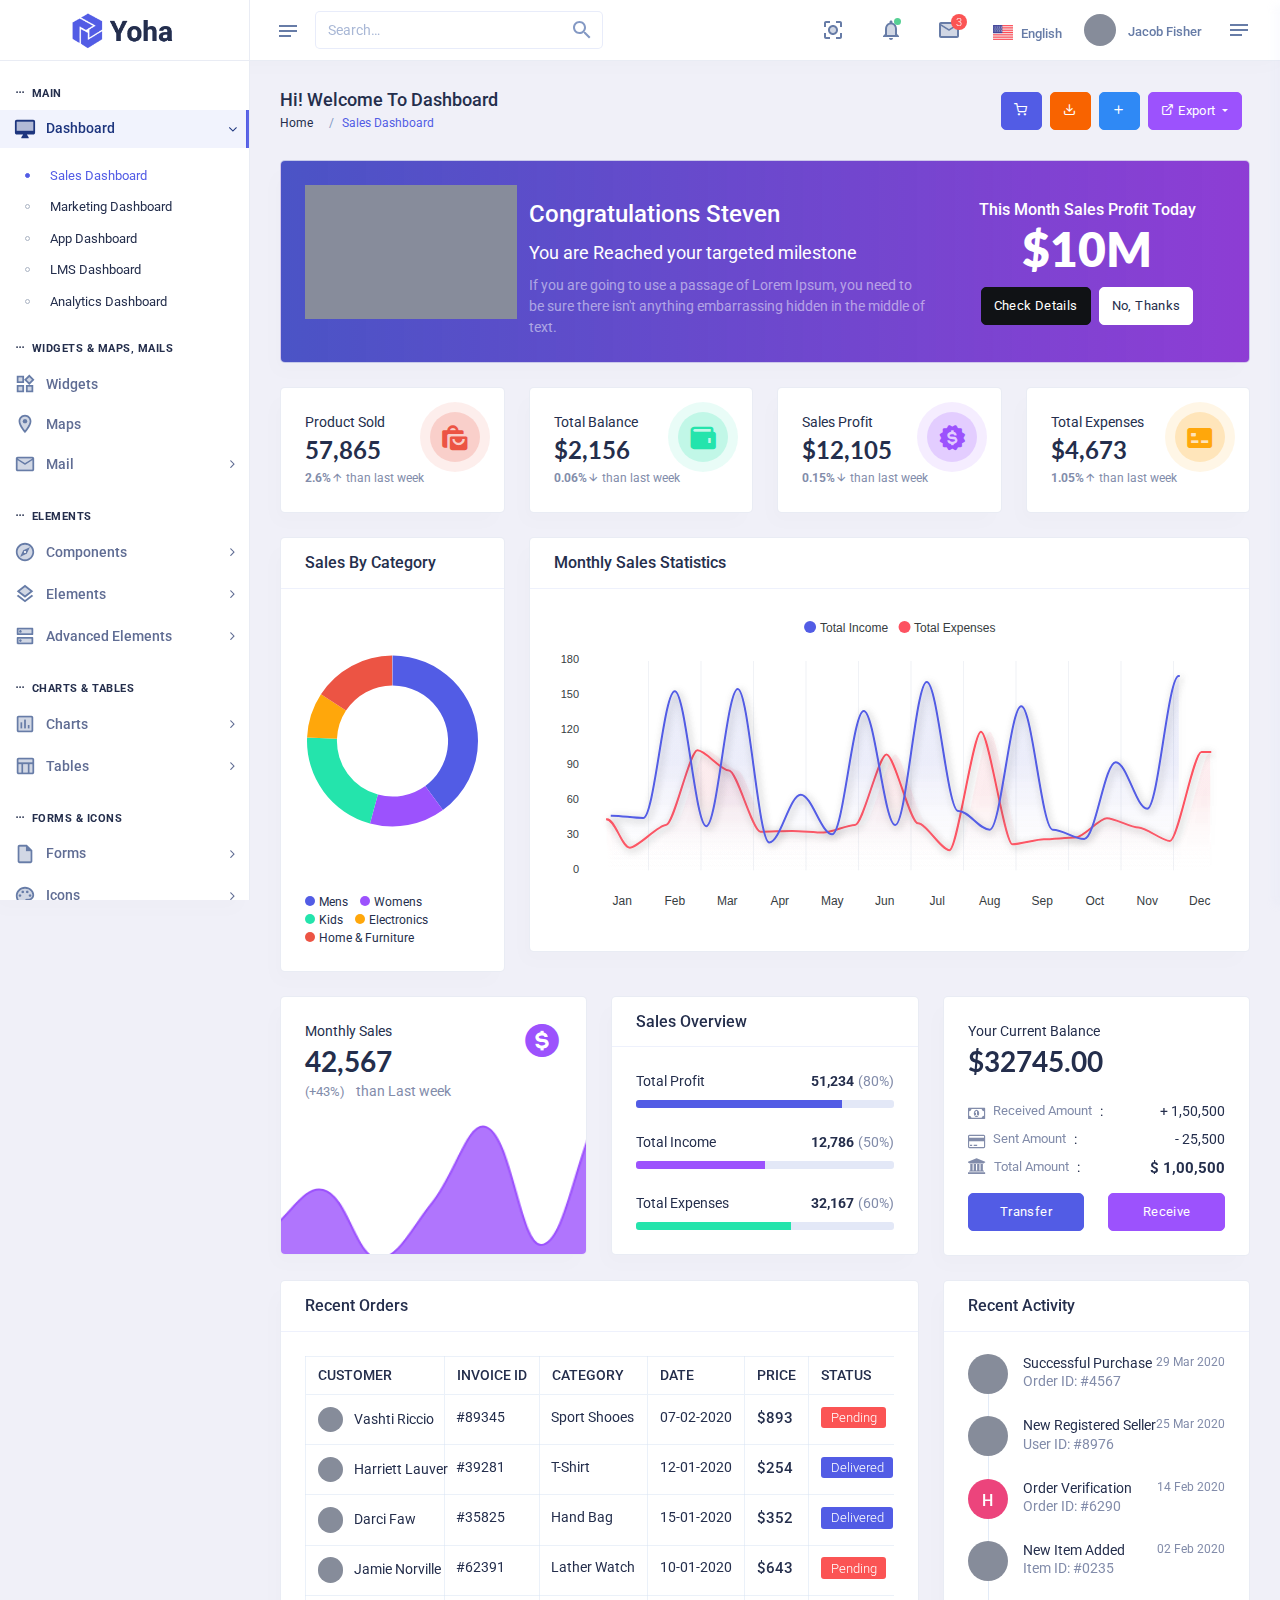
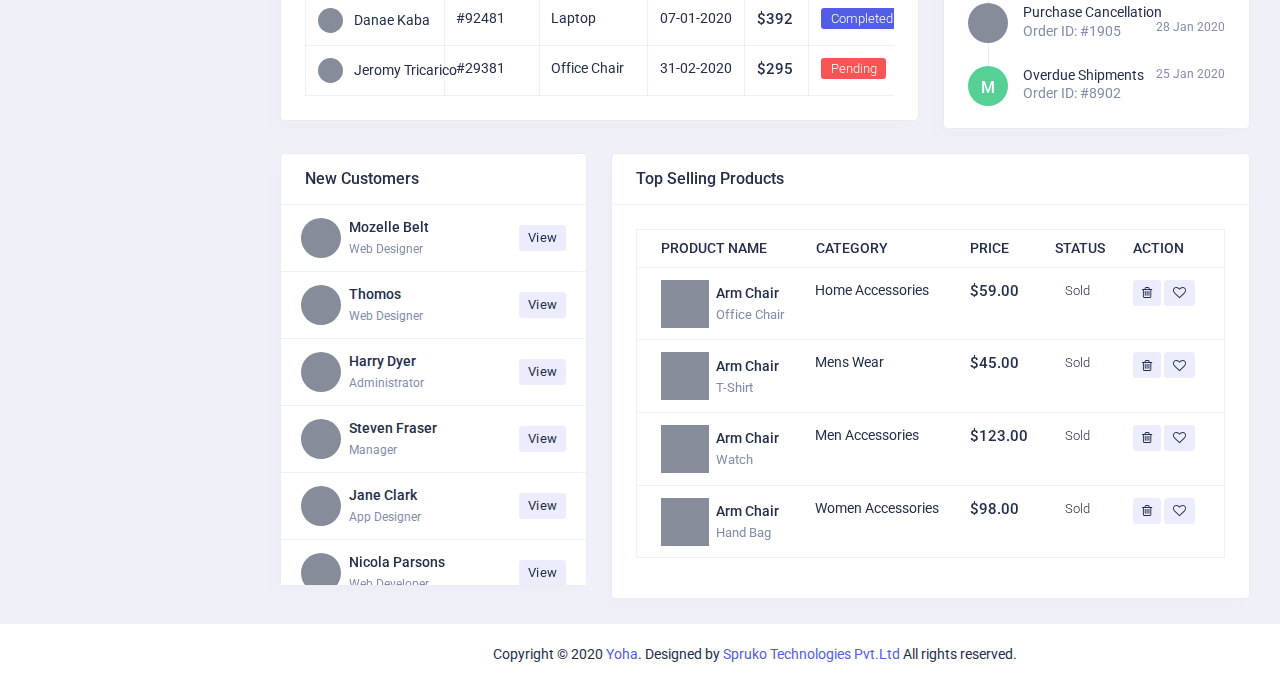
<file: HTML-LTR/Leftmenu-Closed-Light-Sidebar/index.html>
<!doctype html>
<html lang="en" dir="ltr">
	<head>

		<!-- META DATA -->
		<meta charset="UTF-8">
		<meta name='viewport' content='width=device-width, initial-scale=1.0, user-scalable=0'>
		<meta http-equiv="X-UA-Compatible" content="IE=edge">
		<meta name="description" content="Yoha –  HTML5 Bootstrap Admin Template">
		<meta name="author" content="Spruko Technologies Private Limited">
		<meta name="keywords" content="admin dashboard html template, admin dashboard template bootstrap 4, analytics dashboard templates, best admin template bootstrap 4, best bootstrap admin template, bootstrap 4 template admin, bootstrap admin template premium, bootstrap admin ui, bootstrap basic admin template, cool admin template, dark admin dashboard, dark admin template, dark dashboard template, dashboard template bootstrap 4, ecommerce dashboard template, html5 admin template, light bootstrap dashboard, sales dashboard template, simple dashboard bootstrap 4, template bootstrap 4 admin">

		<!-- FAVICON -->
		<link rel="shortcut icon" type="image/x-icon" href="../../assets/images/brand/favicon.ico" />

		<!-- TITLE -->
		<title>Yoha –  HTML5 Bootstrap Admin Template</title>

		<!-- BOOTSTRAP CSS -->
		<link href="../../assets/plugins/bootstrap/css/bootstrap.min.css" rel="stylesheet" />

		<!-- STYLE CSS -->
		<link href="../../assets/css/style.css" rel="stylesheet"/>
		<link href="../../assets/css/skin-modes.css" rel="stylesheet"/>
		<link href="../../assets/css/dark-style.css" rel="stylesheet"/>

		<!-- SIDE-MENU CSS -->
		<link href="../../assets/css/closed-sidemenu.css" rel="stylesheet">

		<!--PERFECT SCROLL CSS-->
		<link href="../../assets/plugins/p-scroll/perfect-scrollbar.css" rel="stylesheet"/>

		<!-- CUSTOM SCROLL BAR CSS-->
		<link href="../../assets/plugins/scroll-bar/jquery.mCustomScrollbar.css" rel="stylesheet"/>

		<!--- FONT-ICONS CSS -->
		<link href="../../assets/css/icons.css" rel="stylesheet"/>

		<!-- SIDEBAR CSS -->
		<link href="../../assets/plugins/sidebar/sidebar.css" rel="stylesheet">

		<!-- COLOR SKIN CSS -->
		<link id="theme" rel="stylesheet" type="text/css" media="all" href="../../assets/colors/color1.css" />

	</head>

	<body class="app sidebar-mini">

		<!-- GLOBAL-LOADER -->
		<div id="global-loader">
			<img src="../../assets/images/loader.svg" class="loader-img" alt="Loader">
		</div>
		<!-- /GLOBAL-LOADER -->

		<!-- PAGE -->
		<div class="page">
			<div class="page-main">

				<!--APP-SIDEBAR-->
				<div class="app-sidebar__overlay" data-toggle="sidebar"></div>
				<aside class="app-sidebar">
					<div class="side-header">
						<a class="header-brand1" href="index.html">
							<img src="../../assets/images/brand/logo.png" class="header-brand-img desktop-logo" alt="logo">
							<img src="../../assets/images/brand/logo-1.png" class="header-brand-img toggle-logo" alt="logo">
							<img src="../../assets/images/brand/logo-2.png" class="header-brand-img light-logo" alt="logo">
							<img src="../../assets/images/brand/logo-3.png" class="header-brand-img light-logo1" alt="logo">
						</a><!-- LOGO -->
					</div>
					<ul class="side-menu">
						<li><h3>Main</h3></li>
						<li class="slide">
							<a class="side-menu__item"  data-toggle="slide" href="#">
								<svg xmlns="http://www.w3.org/2000/svg" height="24" viewBox="0 0 24 24" width="24" class="side-menu__icon"><path d="M0 0h24v24H0V0z" fill="none"/><path d="M3 4h18v10H3z" opacity=".3"/><path d="M21 2H3c-1.1 0-2 .9-2 2v12c0 1.1.9 2 2 2h7l-2 3v1h8v-1l-2-3h7c1.1 0 2-.9 2-2V4c0-1.1-.9-2-2-2zm0 12H3V4h18v10z"/></svg>
								<span class="side-menu__label">Dashboard</span><i class="angle fa fa-angle-right"></i>
							</a>
							<ul class="slide-menu">
								<li><a class="slide-item" href="index.html"><span>Sales Dashboard</span></a></li>
								<li><a class="slide-item"  href="index2.html"><span>Marketing Dashboard</span></a></li>
								<li><a class="slide-item" href="index3.html"><span>App Dashboard</span></a></li>
								<li><a class="slide-item" href="index4.html"><span>LMS Dashboard</span></a></li>
								<li><a class="slide-item" href="index5.html"><span>Analytics Dashboard</span></a></li>
							</ul>
						</li>
						<li><h3>Widgets & Maps, Mails</h3></li>
						<li class="slide">
							<a class="side-menu__item" href="widgets.html">
								<svg xmlns="http://www.w3.org/2000/svg" height="24" viewBox="0 0 24 24" width="24" class="side-menu__icon"><path d="M0 0h24v24H0V0z" fill="none"/><path d="M5 5h4v4H5zm10 10h4v4h-4zM5 15h4v4H5zM16.66 4.52l-2.83 2.82 2.83 2.83 2.83-2.83z" opacity=".3"/><path d="M16.66 1.69L11 7.34 16.66 13l5.66-5.66-5.66-5.65zm-2.83 5.65l2.83-2.83 2.83 2.83-2.83 2.83-2.83-2.83zM3 3v8h8V3H3zm6 6H5V5h4v4zM3 21h8v-8H3v8zm2-6h4v4H5v-4zm8-2v8h8v-8h-8zm6 6h-4v-4h4v4z"/></svg>
								<span class="side-menu__label">Widgets</span>
							</a>
						</li>
						<li class="slide">
							<a class="side-menu__item" href="maps.html">
								<svg xmlns="http://www.w3.org/2000/svg" height="24" viewBox="0 0 24 24" width="24" class="side-menu__icon"><path d="M0 0h24v24H0V0z" fill="none"/><path d="M12 4C9.24 4 7 6.24 7 9c0 2.85 2.92 7.21 5 9.88 2.11-2.69 5-7 5-9.88 0-2.76-2.24-5-5-5zm0 7.5c-1.38 0-2.5-1.12-2.5-2.5s1.12-2.5 2.5-2.5 2.5 1.12 2.5 2.5-1.12 2.5-2.5 2.5z" opacity=".3"/><path d="M12 2C8.13 2 5 5.13 5 9c0 5.25 7 13 7 13s7-7.75 7-13c0-3.87-3.13-7-7-7zM7 9c0-2.76 2.24-5 5-5s5 2.24 5 5c0 2.88-2.88 7.19-5 9.88C9.92 16.21 7 11.85 7 9z"/><circle cx="12" cy="9" r="2.5"/></svg>
								<span class="side-menu__label">Maps</span>
							</a>
						</li>
						<li class="slide">
							<a class="side-menu__item" data-toggle="slide" href="#">
								<svg xmlns="http://www.w3.org/2000/svg" height="24" viewBox="0 0 24 24" width="24" class="side-menu__icon"><path d="M0 0h24v24H0V0z" fill="none"/><path d="M20 8l-8 5-8-5v10h16zm0-2H4l8 4.99z" opacity=".3"/><path d="M4 20h16c1.1 0 2-.9 2-2V6c0-1.1-.9-2-2-2H4c-1.1 0-2 .9-2 2v12c0 1.1.9 2 2 2zM20 6l-8 4.99L4 6h16zM4 8l8 5 8-5v10H4V8z"/></svg>
								<span class="side-menu__label">Mail</span><i class="angle fa fa-angle-right"></i>
							</a>
							<ul class="slide-menu">
								<li><a href="email-compose.html" class="slide-item">Mail-Compose</a></li>
								<li><a href="email-inbox.html" class="slide-item">Mail-Inbox</a></li>
								<li><a href="email-view.html" class="slide-item">View-Mail</a></li>
							</ul>
						</li>
						<li><h3>Elements</h3></li>
						<li class="slide">
							<a class="side-menu__item" data-toggle="slide" href="#">
								<svg xmlns="http://www.w3.org/2000/svg" height="24" viewBox="0 0 24 24" width="24" class="side-menu__icon"><path d="M0 0h24v24H0V0z" fill="none"/><path d="M12 4c-4.41 0-8 3.59-8 8s3.59 8 8 8 8-3.59 8-8-3.59-8-8-8zm2.01 10.01L6.5 17.5l3.49-7.51L17.5 6.5l-3.49 7.51z" opacity=".3"/><path d="M12 2C6.48 2 2 6.48 2 12s4.48 10 10 10 10-4.48 10-10S17.52 2 12 2zm0 18c-4.41 0-8-3.59-8-8s3.59-8 8-8 8 3.59 8 8-3.59 8-8 8zm-5.5-2.5l7.51-3.49L17.5 6.5 9.99 9.99 6.5 17.5zm5.5-6.6c.61 0 1.1.49 1.1 1.1s-.49 1.1-1.1 1.1-1.1-.49-1.1-1.1.49-1.1 1.1-1.1z"/></svg>
								<span class="side-menu__label">Components</span><i class="angle fa fa-angle-right"></i>
							</a>
							<ul class="slide-menu">
								<li><a href="cards.html" class="slide-item"> Cards design</a></li>
								<li><a href="calendar.html" class="slide-item"> Default calendar</a></li>
								<li><a href="calendar2.html" class="slide-item"> Full calendar</a></li>
								<li><a href="chat.html" class="slide-item"> Default Chat</a></li>
								<li><a href="notify.html" class="slide-item"> Notifications</a></li>
								<li><a href="sweetalert.html" class="slide-item"> Sweet alerts</a></li>
								<li><a href="rangeslider.html" class="slide-item"> Range slider</a></li>
								<li><a href="scroll.html" class="slide-item"> Content Scroll bar</a></li>
								<li><a href="loaders.html" class="slide-item"> Loaders</a></li>
								<li><a href="counters.html" class="slide-item"> Counters</a></li>
								<li><a href="rating.html" class="slide-item"> Rating</a></li>
								<li><a href="timeline.html" class="slide-item"> Timeline</a></li>
							</ul>
						</li>
						<li class="slide">
							<a class="side-menu__item" data-toggle="slide" href="#">
								<svg xmlns="http://www.w3.org/2000/svg" height="24" viewBox="0 0 24 24" width="24" class="side-menu__icon"><path d="M0 0h24v24H0V0z" fill="none"/><path d="M6.26 9L12 13.47 17.74 9 12 4.53z" opacity=".3"/><path d="M19.37 12.8l-7.38 5.74-7.37-5.73L3 14.07l9 7 9-7zM12 2L3 9l1.63 1.27L12 16l7.36-5.73L21 9l-9-7zm0 11.47L6.26 9 12 4.53 17.74 9 12 13.47z"/></svg>
								<span class="side-menu__label">Elements</span><i class="angle fa fa-angle-right"></i>
							</a>
							<ul class="slide-menu">
								<li><a href="alerts.html" class="slide-item"> Alerts</a></li>
								<li><a href="buttons.html" class="slide-item"> Buttons</a></li>
								<li><a href="dropdown.html" class="slide-item"> Dropdowns</a></li>
								<li><a href="colors.html" class="slide-item"> Colors</a></li>
								<li><a href="avatarsquare.html" class="slide-item"> Avatar-Square</a></li>
								<li><a href="avatar-round.html" class="slide-item"> Avatar-Rounded</a></li>
								<li><a href="avatar-radius.html" class="slide-item"> Avatar-Radius</a></li>
								<li><a href="list.html" class="slide-item"> Lists & ListGroups</a></li>
								<li><a href="tags.html" class="slide-item"> Tags</a></li>
								<li><a href="pagination.html" class="slide-item"> Pagination</a></li>
								<li><a href="navigation.html" class="slide-item"> Navigation</a></li>
								<li><a href="typography.html" class="slide-item"> Typography</a></li>
								<li><a href="breadcrumbs.html" class="slide-item"> Breadcrumbs</a></li>
								<li><a href="badge.html" class="slide-item"> Badges</a></li>
								<li><a href="jumbotron.html" class="slide-item"> Jumbotron</a></li>
								<li><a href="panels.html" class="slide-item"> Panels</a></li>
								<li><a href="thumbnails.html" class="slide-item"> Thumbnails</a></li>
							</ul>
						</li>
						<li class="slide">
							<a class="side-menu__item" data-toggle="slide" href="#">
								<svg xmlns="http://www.w3.org/2000/svg" height="24" viewBox="0 0 24 24" width="24" class="side-menu__icon"><path d="M0 0h24v24H0V0z" fill="none"/><path d="M5 9h14V5H5v4zm2-3.5c.83 0 1.5.67 1.5 1.5S7.83 8.5 7 8.5 5.5 7.83 5.5 7 6.17 5.5 7 5.5zM5 19h14v-4H5v4zm2-3.5c.83 0 1.5.67 1.5 1.5s-.67 1.5-1.5 1.5-1.5-.67-1.5-1.5.67-1.5 1.5-1.5z" opacity=".3"/><path d="M20 13H4c-.55 0-1 .45-1 1v6c0 .55.45 1 1 1h16c.55 0 1-.45 1-1v-6c0-.55-.45-1-1-1zm-1 6H5v-4h14v4zm-12-.5c.83 0 1.5-.67 1.5-1.5s-.67-1.5-1.5-1.5-1.5.67-1.5 1.5.67 1.5 1.5 1.5zM20 3H4c-.55 0-1 .45-1 1v6c0 .55.45 1 1 1h16c.55 0 1-.45 1-1V4c0-.55-.45-1-1-1zm-1 6H5V5h14v4zM7 8.5c.83 0 1.5-.67 1.5-1.5S7.83 5.5 7 5.5 5.5 6.17 5.5 7 6.17 8.5 7 8.5z"/></svg>
								<span class="side-menu__label">Advanced Elements</span><i class="angle fa fa-angle-right"></i>
							</a>
							<ul class="slide-menu">
								<li><a href="mediaobject.html" class="slide-item"> Media Object</a></li>
								<li><a href="accordion.html" class="slide-item"> Accordions</a></li>
								<li><a href="tabs.html" class="slide-item"> Tabs</a></li>
								<li><a href="modal.html" class="slide-item"> Modal</a></li>
								<li><a href="tooltipandpopover.html" class="slide-item"> Tooltip and popover</a></li>
								<li><a href="progress.html" class="slide-item"> Progress</a></li>
								<li><a href="carousel.html" class="slide-item"> Carousels</a></li>
								<li><a href="headers.html" class="slide-item"> Headers</a></li>
								<li><a href="footers.html" class="slide-item"> Footers</a></li>
								<li><a href="users-list.html" class="slide-item"> User List</a></li>
								<li><a href="search.html" class="slide-item">Search</a></li>
								<li><a href="crypto-currencies.html" class="slide-item"> Crypto-currencies</a></li>
							</ul>
						</li>
						<li><h3>Charts & Tables</h3></li>
						<li class="slide">
							<a class="side-menu__item" data-toggle="slide" href="#">
								<svg xmlns="http://www.w3.org/2000/svg" height="24" viewBox="0 0 24 24" width="24"  class="side-menu__icon"><path d="M0 0h24v24H0V0z" fill="none"/><path d="M5 5v14h14V5H5zm4 12H7v-7h2v7zm4 0h-2V7h2v10zm4 0h-2v-4h2v4z" opacity=".3"/><path d="M19 3H5c-1.1 0-2 .9-2 2v14c0 1.1.9 2 2 2h14c1.1 0 2-.9 2-2V5c0-1.1-.9-2-2-2zm0 16H5V5h14v14zM7 10h2v7H7zm4-3h2v10h-2zm4 6h2v4h-2z"/></svg>
								<span class="side-menu__label">Charts</span><i class="angle fa fa-angle-right"></i>
							</a>
							<ul class="slide-menu">
								<li><a href="chart-chartist.html" class="slide-item">Chart Js</a></li>
								<li><a href="chart-flot.html" class="slide-item"> Flot Charts</a></li>
								<li><a href="chart-echart.html" class="slide-item"> ECharts</a></li>
								<li><a href="chart-morris.html" class="slide-item"> Morris Charts</a></li>
								<li><a href="chart-nvd3.html" class="slide-item"> Nvd3 Charts</a></li>
								<li><a href="charts.html" class="slide-item"> C3 Bar Charts</a></li>
								<li><a href="chart-line.html" class="slide-item"> C3 Line Charts</a></li>
								<li><a href="chart-donut.html" class="slide-item"> C3 Donut Charts</a></li>
								<li><a href="chart-pie.html" class="slide-item"> C3 Pie charts</a></li>
							</ul>
						</li>
						<li class="slide">
							<a class="side-menu__item" data-toggle="slide" href="#">
								<svg xmlns="http://www.w3.org/2000/svg" height="24" viewBox="0 0 24 24" width="24" class="side-menu__icon"><path d="M0 0h24v24H0V0z" fill="none"/><path d="M5 5h15v3H5zm12 5h3v9h-3zm-7 0h5v9h-5zm-5 0h3v9H5z" opacity=".3"/><path d="M20 3H5c-1.1 0-2 .9-2 2v14c0 1.1.9 2 2 2h15c1.1 0 2-.9 2-2V5c0-1.1-.9-2-2-2zM8 19H5v-9h3v9zm7 0h-5v-9h5v9zm5 0h-3v-9h3v9zm0-11H5V5h15v3z"/></svg>
								<span class="side-menu__label">Tables</span><i class="angle fa fa-angle-right"></i>
							</a>
							<ul class="slide-menu">
								<li><a href="tables.html" class="slide-item">Default table</a></li>
								<li><a href="datatable.html" class="slide-item"> Data Tables</a></li>
							</ul>
						</li>
						<li><h3>Forms & Icons</h3></li>
						<li class="slide">
							<a class="side-menu__item" data-toggle="slide" href="#">
								<svg xmlns="http://www.w3.org/2000/svg" height="24" viewBox="0 0 24 24" width="24" class="side-menu__icon"><path d="M0 0h24v24H0V0z" fill="none"/><path d="M13 4H6v16h12V9h-5z" opacity=".3"/><path d="M20 8l-6-6H6c-1.1 0-1.99.9-1.99 2L4 20c0 1.1.89 2 1.99 2H18c1.1 0 2-.9 2-2V8zm-2 12H6V4h7v5h5v11z"/></svg>
								<span class="side-menu__label">Forms</span><i class="angle fa fa-angle-right"></i>
							</a>
							<ul class="slide-menu">
								<li><a href="form-elements.html" class="slide-item"> Form Elements</a></li>
								<li><a href="wysiwyag.html" class="slide-item"> Form Editor</a></li>
								<li><a href="form-wizard.html" class="slide-item"> Form Wizard</a></li>
							</ul>
						</li>
						<li class="slide">
						    <a class="side-menu__item" data-toggle="slide" href="#">
								<svg xmlns="http://www.w3.org/2000/svg" height="24" viewBox="0 0 24 24" width="24" class="side-menu__icon"><path d="M0 0h24v24H0z" fill="none"/><path d="M12 4c-4.41 0-8 3.59-8 8s3.59 8 8 8c.28 0 .5-.22.5-.5 0-.16-.08-.28-.14-.35-.41-.46-.63-1.05-.63-1.65 0-1.38 1.12-2.5 2.5-2.5H16c2.21 0 4-1.79 4-4 0-3.86-3.59-7-8-7zm-5.5 9c-.83 0-1.5-.67-1.5-1.5S5.67 10 6.5 10s1.5.67 1.5 1.5S7.33 13 6.5 13zm3-4C8.67 9 8 8.33 8 7.5S8.67 6 9.5 6s1.5.67 1.5 1.5S10.33 9 9.5 9zm5 0c-.83 0-1.5-.67-1.5-1.5S13.67 6 14.5 6s1.5.67 1.5 1.5S15.33 9 14.5 9zm4.5 2.5c0 .83-.67 1.5-1.5 1.5s-1.5-.67-1.5-1.5.67-1.5 1.5-1.5 1.5.67 1.5 1.5z" opacity=".3"/><path d="M12 2C6.49 2 2 6.49 2 12s4.49 10 10 10c1.38 0 2.5-1.12 2.5-2.5 0-.61-.23-1.21-.64-1.67-.08-.09-.13-.21-.13-.33 0-.28.22-.5.5-.5H16c3.31 0 6-2.69 6-6 0-4.96-4.49-9-10-9zm4 13h-1.77c-1.38 0-2.5 1.12-2.5 2.5 0 .61.22 1.19.63 1.65.06.07.14.19.14.35 0 .28-.22.5-.5.5-4.41 0-8-3.59-8-8s3.59-8 8-8 8 3.14 8 7c0 2.21-1.79 4-4 4z"/><circle cx="6.5" cy="11.5" r="1.5"/><circle cx="9.5" cy="7.5" r="1.5"/><circle cx="14.5" cy="7.5" r="1.5"/><circle cx="17.5" cy="11.5" r="1.5"/></svg>
								<span class="side-menu__label">Icons</span><i class="angle fa fa-angle-right"></i>
							</a>
							<ul class="slide-menu">
								<li><a href="icons.html" class="slide-item"> Font Awesome</a></li>
								<li><a href="icons2.html" class="slide-item"> Material Design Icons</a></li>
								<li><a href="icons3.html" class="slide-item"> Simple Line Icons</a></li>
								<li><a href="icons4.html" class="slide-item"> Feather Icons</a></li>
								<li><a href="icons5.html" class="slide-item"> Ionic Icons</a></li>
								<li><a href="icons6.html" class="slide-item"> Flag Icons</a></li>
								<li><a href="icons7.html" class="slide-item"> pe7 Icons</a></li>
								<li><a href="icons8.html" class="slide-item"> Themify Icons</a></li>
								<li><a href="icons9.html" class="slide-item">Typicons Icons</a></li>
								<li><a href="icons10.html" class="slide-item">Weather Icons</a></li>
							</ul>
						</li>
						<li><h3>Pages</h3></li>
						<li class="slide">
							<a class="side-menu__item" data-toggle="slide" href="#">
								<svg xmlns="http://www.w3.org/2000/svg" height="24" viewBox="0 0 24 24" width="24" class="side-menu__icon"><path d="M0 0h24v24H0V0z" fill="none"/><path d="M7 3h14v14H7z" opacity=".3"/><path d="M3 23h16v-2H3V5H1v16c0 1.1.9 2 2 2zM21 1H7c-1.1 0-2 .9-2 2v14c0 1.1.9 2 2 2h14c1.1 0 2-.9 2-2V3c0-1.1-.9-2-2-2zm0 16H7V3h14v14z"/></svg>
								<span class="side-menu__label">Pages</span><i class="angle fa fa-angle-right"></i>
							</a>
							<ul class="slide-menu">
								<li><a href="profile.html" class="slide-item"> Profile</a></li>
								<li><a href="editprofile.html" class="slide-item"> Edit Profile</a></li>
								<li><a href="gallery.html" class="slide-item"> Gallery</a></li>
								<li><a href="about.html" class="slide-item"> About Company</a></li>
								<li><a href="services.html" class="slide-item"> Services</a></li>
								<li><a href="faq.html" class="slide-item"> FAQS</a></li>
								<li><a href="terms.html" class="slide-item"> Terms</a></li>
								<li><a href="invoice.html" class="slide-item"> Invoice</a></li>
								<li><a href="pricing.html" class="slide-item"> Pricing Tables</a></li>
								<li><a href="blog.html" class="slide-item"> Blog</a></li>
								<li><a href="empty.html" class="slide-item"> Empty Page</a></li>
								<li><a href="construction.html" class="slide-item"> Under Construction</a></li>
							</ul>
						</li>
						<li><h3>E-Commerce</h3></li>
						<li class="slide">
							<a class="side-menu__item" data-toggle="slide" href="#">
								<svg xmlns="http://www.w3.org/2000/svg" height="24" viewBox="0 0 24 24" width="24" class="side-menu__icon"><path d="M0 0h24v24H0V0z" fill="none"/><path d="M15.55 11l2.76-5H6.16l2.37 5z" opacity=".3"/><path d="M15.55 13c.75 0 1.41-.41 1.75-1.03l3.58-6.49c.37-.66-.11-1.48-.87-1.48H5.21l-.94-2H1v2h2l3.6 7.59-1.35 2.44C4.52 15.37 5.48 17 7 17h12v-2H7l1.1-2h7.45zM6.16 6h12.15l-2.76 5H8.53L6.16 6zM7 18c-1.1 0-1.99.9-1.99 2S5.9 22 7 22s2-.9 2-2-.9-2-2-2zm10 0c-1.1 0-1.99.9-1.99 2s.89 2 1.99 2 2-.9 2-2-.9-2-2-2z"/></svg>
								<span class="side-menu__label">E-Commerce</span><i class="angle fa fa-angle-right"></i>
							</a>
							<ul class="slide-menu">
								<li><a href="shop.html" class="slide-item"> Shop</a></li>
								<li><a href="shop-description.html" class="slide-item">Product Details</a></li>
								<li><a href="cart.html" class="slide-item"> Shopping Cart</a></li>
							</ul>
						</li>
						<li><h3>Custom & Error Pages</h3></li>
						<li class="slide">
							<a class="side-menu__item" data-toggle="slide" href="#">
								<svg xmlns="http://www.w3.org/2000/svg" height="24" viewBox="0 0 24 24" width="24" class="side-menu__icon"><path d="M0 0h24v24H0V0z" fill="none"/><path d="M12 4c-4.41 0-8 3.59-8 8s3.59 8 8 8 8-3.59 8-8-3.59-8-8-8zm0 12.5c-2.49 0-4.5-2.01-4.5-4.5S9.51 7.5 12 7.5s4.5 2.01 4.5 4.5-2.01 4.5-4.5 4.5z" opacity=".3"/><path d="M12 2C6.48 2 2 6.48 2 12s4.48 10 10 10 10-4.48 10-10S17.52 2 12 2zm0 18c-4.41 0-8-3.59-8-8s3.59-8 8-8 8 3.59 8 8-3.59 8-8 8zm0-12.5c-2.49 0-4.5 2.01-4.5 4.5s2.01 4.5 4.5 4.5 4.5-2.01 4.5-4.5-2.01-4.5-4.5-4.5zm0 5.5c-.55 0-1-.45-1-1s.45-1 1-1 1 .45 1 1-.45 1-1 1z"/></svg>
								<span class="side-menu__label">Custom Pages</span><i class="angle fa fa-angle-right"></i>
							</a>
							<ul class="slide-menu">
								<li><a href="login.html" class="slide-item"> Login</a></li>
								<li><a href="register.html" class="slide-item"> Register</a></li>
								<li><a href="forgot-password.html" class="slide-item"> Forgot Password</a></li>
								<li><a href="lockscreen.html" class="slide-item"> Lock screen</a></li>
							</ul>
						</li>
						<li class="slide">
							<a class="side-menu__item" data-toggle="slide" href="#">
								<svg xmlns="http://www.w3.org/2000/svg" height="24" viewBox="0 0 24 24" width="24" class="side-menu__icon"><path d="M0 0h24v24H0V0z" fill="none"/><path d="M9.1 5L5 9.1v5.8L9.1 19h5.8l4.1-4.1V9.1L14.9 5H9.1zM12 17c-.55 0-1-.45-1-1s.45-1 1-1 1 .45 1 1-.45 1-1 1zm1-3h-2V7h2v7z" opacity=".3"/><path d="M15.73 3H8.27L3 8.27v7.46L8.27 21h7.46L21 15.73V8.27L15.73 3zM19 14.9L14.9 19H9.1L5 14.9V9.1L9.1 5h5.8L19 9.1v5.8z"/><circle cx="12" cy="16" r="1"/><path d="M11 7h2v7h-2z"/></svg>
								<span class="side-menu__label">Error Pages</span><i class="angle fa fa-angle-right"></i>
							</a>
							<ul class="slide-menu">
								<li><a href="400.html" class="slide-item"> 400</a></li>
								<li><a href="401.html" class="slide-item"> 401</a></li>
								<li><a href="403.html" class="slide-item"> 403</a></li>
								<li><a href="404.html" class="slide-item"> 404</a></li>
								<li><a href="500.html" class="slide-item"> 500</a></li>
								<li><a href="503.html" class="slide-item"> 503</a></li>
							</ul>
						</li>
					</ul>
				</aside>
				<!--/APP-SIDEBAR-->

				<!-- App-Header -->
				<div class="app-header header">
					<div class="container-fluid">
						<div class="d-flex">
							<a class="header-brand d-md-none" href="index.html">
								<img src="../../assets/images/brand/logo-3.png" class="header-brand-img mobile-icon" alt="logo">
								<img src="../../assets/images/brand/logo.png" class="header-brand-img desktop-logo mobile-logo" alt="logo">
							</a>
							<a aria-label="Hide Sidebar" class="app-sidebar__toggle" data-toggle="sidebar" href="#">
								<svg xmlns="http://www.w3.org/2000/svg" height="24" viewBox="0 0 24 24" width="24"><path d="M0 0h24v24H0V0z" fill="none"/><path d="M21 11.01L3 11v2h18zM3 16h12v2H3zM21 6H3v2.01L21 8z"/></svg>
							</a><!-- sidebar-toggle-->
							<div class="header-search d-none d-md-flex">
								<form class="form-inline">
									<div class="search-element">
										<input type="search" class="form-control header-search" placeholder="Search…" aria-label="Search" tabindex="1">
										<button class="btn btn-primary-color" type="submit">
											<svg xmlns="http://www.w3.org/2000/svg" height="24" viewBox="0 0 24 24" width="24"><path d="M0 0h24v24H0V0z" fill="none"/><path d="M15.5 14h-.79l-.28-.27C15.41 12.59 16 11.11 16 9.5 16 5.91 13.09 3 9.5 3S3 5.91 3 9.5 5.91 16 9.5 16c1.61 0 3.09-.59 4.23-1.57l.27.28v.79l5 4.99L20.49 19l-4.99-5zm-6 0C7.01 14 5 11.99 5 9.5S7.01 5 9.5 5 14 7.01 14 9.5 11.99 14 9.5 14z"/></svg>
										</button>
									</div>
								</form>
							</div>
							<div class="d-flex ml-auto header-right-icons header-search-icon">
								<button class="navbar-toggler navresponsive-toggler d-md-none" type="button" data-toggle="collapse" data-target="#navbarSupportedContent-4"
									aria-controls="navbarSupportedContent-4" aria-expanded="false" aria-label="Toggle navigation">
									<svg xmlns="http://www.w3.org/2000/svg" height="24" viewBox="0 0 24 24" width="24" class="navbar-toggler-icon"><path d="M0 0h24v24H0V0z" fill="none"/><path d="M12 8c1.1 0 2-.9 2-2s-.9-2-2-2-2 .9-2 2 .9 2 2 2zm0 2c-1.1 0-2 .9-2 2s.9 2 2 2 2-.9 2-2-.9-2-2-2zm0 6c-1.1 0-2 .9-2 2s.9 2 2 2 2-.9 2-2-.9-2-2-2z"/></svg>
								</button>
								<div class="dropdown d-none d-lg-flex">
									<a class="nav-link icon full-screen-link nav-link-bg">
										<svg xmlns="http://www.w3.org/2000/svg" height="24" viewBox="0 0 24 24" width="24" class="fullscreen-button"><path d="M0 0h24v24H0V0z" fill="none"/><circle cx="12" cy="12" opacity=".3" r="3"/><path d="M7 12c0 2.76 2.24 5 5 5s5-2.24 5-5-2.24-5-5-5-5 2.24-5 5zm8 0c0 1.65-1.35 3-3 3s-3-1.35-3-3 1.35-3 3-3 3 1.35 3 3zM3 19c0 1.1.9 2 2 2h4v-2H5v-4H3v4zM3 5v4h2V5h4V3H5c-1.1 0-2 .9-2 2zm18 0c0-1.1-.9-2-2-2h-4v2h4v4h2V5zm-2 14h-4v2h4c1.1 0 2-.9 2-2v-4h-2v4z"/></svg>
									</a>
								</div><!-- FULL-SCREEN -->
								<div class="dropdown d-none d-md-flex notifications">
									<a class="nav-link icon" data-toggle="dropdown">
										<svg xmlns="http://www.w3.org/2000/svg" height="24" viewBox="0 0 24 24" width="24"><path d="M0 0h24v24H0V0z" fill="none"/><path d="M12 6.5c-2.49 0-4 2.02-4 4.5v6h8v-6c0-2.48-1.51-4.5-4-4.5z" opacity=".3"/><path d="M12 22c1.1 0 2-.9 2-2h-4c0 1.1.9 2 2 2zm6-6v-5c0-3.07-1.63-5.64-4.5-6.32V4c0-.83-.67-1.5-1.5-1.5s-1.5.67-1.5 1.5v.68C7.64 5.36 6 7.92 6 11v5l-2 2v1h16v-1l-2-2zm-2 1H8v-6c0-2.48 1.51-4.5 4-4.5s4 2.02 4 4.5v6z"/></svg>
										<span class="pulse1 bg-success"></span>
									</a>
									<div class="dropdown-menu dropdown-menu-right dropdown-menu-arrow">
										<div class="notifications-menu">
											<a class="dropdown-item d-flex pb-4" href="#">
												<span class="avatar mr-3 br-3 align-self-center avatar-md cover-image bg-primary brround">
													<i class="fe fe-mail"></i></span>
												<div>
													<span class="font-weight-bold"> Commented on your post </span>
													<div class="small text-muted d-flex">
														3 hours ago
													</div>
												</div>
											</a>
											<a class="dropdown-item d-flex pb-4" href="#">
												<span class="avatar avatar-md br-3 mr-3 align-self-center cover-image bg-secondary brround">
													<i class="fe fe-download"></i>
												</span>
												<div>
													<span class="font-weight-bold"> New file has been Uploaded </span>
													<div class="small text-muted d-flex">
														5 hour ago
													</div>
												</div>
											</a>
											<a class="dropdown-item d-flex pb-4" href="#">
												<span class="avatar avatar-md br-3 mr-3 align-self-center cover-image bg-warning brround">
													<i class="fe fe-user"></i>
												</span>
												<div>
													<span class="font-weight-bold"> User account has Updated</span>
													<div class="small text-muted d-flex">
														20 mins ago
													</div>
												</div>
											</a>
											<a class="dropdown-item d-flex pb-4" href="#">
												<span class="avatar avatar-md br-3 mr-3 align-self-center cover-image bg-info brround">
													<i class="fe fe-shopping-cart"></i>
												</span>
												<div>
													<span class="font-weight-bold"> New Order Recevied</span>
													<div class="small text-muted d-flex">
														1 hour ago
													</div>
												</div>
											</a>
											<a class="dropdown-item d-flex pb-4" href="#">
												<span class="avatar avatar-md br-3 mr-3 align-self-center cover-image bg-danger brround">
													<i class="fa fa-commenting-o"></i>
												</span>
												<div>
													<span class="font-weight-bold"> 3 New Comments</span>
													<div class="small text-muted d-flex">
														1 day ago
													</div>
												</div>
											</a>
											<a class="dropdown-item d-flex pb-4" href="#">
												<span class="avatar avatar-md br-3 mr-3 align-self-center cover-image bg-success brround">
													<i class="fe fe-server"></i>
												</span>
												<div>
													<span class="font-weight-bold">Server Rebooted</span>
													<div class="small text-muted d-flex">
														2 hour ago
													</div>
												</div>
											</a>
										</div>
										<div class="dropdown-divider"></div>
										<a href="#" class="dropdown-item text-center">View all Notification</a>
									</div>
								</div><!-- NOTIFICATIONS -->
								<div class="dropdown d-none d-md-flex message">
									<a class="nav-link icon text-center" data-toggle="dropdown">
										<svg xmlns="http://www.w3.org/2000/svg" height="24" viewBox="0 0 24 24" width="24"><path d="M0 0h24v24H0V0z" fill="none"/><path d="M20 8l-8 5-8-5v10h16zm0-2H4l8 4.99z" opacity=".3"/><path d="M4 20h16c1.1 0 2-.9 2-2V6c0-1.1-.9-2-2-2H4c-1.1 0-2 .9-2 2v12c0 1.1.9 2 2 2zM20 6l-8 4.99L4 6h16zM4 8l8 5 8-5v10H4V8z"/></svg>
										<span class="nav-unread badge badge-danger badge-pill pulse">3</span>
									</a>
									<div class="dropdown-menu dropdown-menu-right dropdown-menu-arrow">
										<div class="message-menu">
											<a class="dropdown-item d-flex pb-3" href="#">
												<span class="avatar avatar-md brround mr-3 align-self-center cover-image" data-image-src="../../assets/images/users/1.jpg"></span>
												<div>
													<strong>Madeleine</strong> Hey! there I' am available....
													<div class="small text-muted">
														3 hours ago
													</div>
												</div>
											</a>
											<a class="dropdown-item d-flex pb-3" href="#">
												<span class="avatar avatar-md brround mr-3 align-self-center cover-image" data-image-src="../../assets/images/users/12.jpg"></span>
												<div>
													<strong>Anthony</strong> New product Launching...
													<div class="small text-muted">
														5 hour ago
													</div>
												</div>
											</a>
											<a class="dropdown-item d-flex pb-3" href="#">
												<span class="avatar avatar-md brround mr-3 align-self-center cover-image" data-image-src="../../assets/images/users/4.jpg"></span>
												<div>
													<strong>Olivia</strong> New Schedule Realease......
													<div class="small text-muted">
														45 mintues ago
													</div>
												</div>
											</a>
											<a class="dropdown-item d-flex pb-3" href="#">
												<span class="avatar avatar-md brround mr-3 align-self-center cover-image" data-image-src="../../assets/images/users/15.jpg"></span>
												<div>
													<strong>Sanderson</strong> New Schedule Realease......
													<div class="small text-muted">
														2 days ago
													</div>
												</div>
											</a>
										</div>
										<div class="dropdown-divider"></div>
										<a href="#" class="dropdown-item text-center">See all Messages</a>
									</div>
								</div><!-- MESSAGE-BOX -->
								<div class="dropdown d-none d-xl-flex country-selector">
									<a href="#" class="d-flex nav-link  leading-none" data-toggle="dropdown" aria-expanded="true">
										<img src="../../assets/images/flags/us_flag.jpg" alt="img" class="mr-2 align-self-center">
										<div>
											<strong class="text-dark">English</strong>
										</div>
									</a>
									<div class="dropdown-menu dropdown-menu-right dropdown-menu-arrow">
										<a href="#" class="dropdown-item d-flex pb-3">
											<img src="../../assets/images/flags/french_flag.jpg" alt="flag-img" class="avatar  mr-3 align-self-center">
											<div>
												<strong>French</strong>
											</div>
										</a>
										<a href="#" class="dropdown-item d-flex pb-3">
											<img src="../../assets/images/flags/germany_flag.jpg" alt="flag-img" class="avatar  mr-3 align-self-center">
											<div>
												<strong>Germany</strong>
											</div>
										</a>
										<a href="#" class="dropdown-item d-flex pb-3">
											<img src="../../assets/images/flags/italy_flag.jpg" alt="flag-img" class="avatar  mr-3 align-self-center">
											<div>
												<strong>Italy</strong>
											</div>
										</a>
										<a href="#" class="dropdown-item d-flex pb-3">
											<img src="../../assets/images/flags/russia_flag.jpg" alt="flag-img" class="avatar  mr-3 align-self-center">
											<div>
												<strong>Russia</strong>
											</div>
										</a>
										<a href="#" class="dropdown-item d-flex pb-3">
											<img src="../../assets/images/flags/spain_flag.jpg" alt="flag-img" class="avatar  mr-3 align-self-center">
											<div>
												<strong>Spain</strong>
											</div>
										</a>
									</div>
								</div>
								<div class="dropdown profile-1">
									<a href="#" data-toggle="dropdown" class="nav-link pl-2 pr-2  leading-none d-flex">
										<span>
											<img src="../../assets/images/users/10.jpg" alt="profile-user" class="avatar  mr-xl-3 profile-user brround cover-image">
										</span>
										<div class="text-center mt-1 d-none d-xl-block">
											<h6 class="text-dark mb-0 fs-13 font-weight-semibold">Jacob Fisher</h6>
										</div>
									</a>
									<div class="dropdown-menu dropdown-menu-right dropdown-menu-arrow">
										<a class="dropdown-item" href="#">
											<i class="dropdown-icon mdi mdi-account-outline"></i> My Profile
										</a>
										<a class="dropdown-item" href="#">
											<i class="dropdown-icon zmdi zmdi-edit"></i> Edit Profile
										</a>
										<a class="dropdown-item" href="#">
											<i class="dropdown-icon  mdi mdi-settings"></i> Account Settings
										</a>
										<a class="dropdown-item" href="#">
											<span class="float-right"></span>
											<i class="dropdown-icon mdi  mdi-message-outline"></i> Inbox
										</a>
										<a class="dropdown-item" href="#">
											<i class="dropdown-icon mdi mdi-comment-check-outline"></i> Message
										</a>
										<a class="dropdown-item" href="#">
											<i class="dropdown-icon mdi mdi-compass-outline"></i> Need help?
										</a>
										<a class="dropdown-item" href="login.html">
											<i class="dropdown-icon mdi  mdi-logout-variant"></i> Sign out
										</a>
									</div>
								</div>
								<div class="dropdown d-md-flex header-settings">
									<a href="#" class="nav-link icon " data-toggle="sidebar-right" data-target=".sidebar-right">
										<svg xmlns="http://www.w3.org/2000/svg" height="24" viewBox="0 0 24 24" width="24"><path d="M0 0h24v24H0V0z" fill="none"/><path d="M21 11.01L3 11v2h18zM3 16h12v2H3zM21 6H3v2.01L21 8z"/></svg>
									</a>
								</div><!-- SIDE-MENU -->
							</div>
						</div>
					</div>
				</div>
				<!-- responsive-navbar -->
				<div class="mb-1 navbar navbar-expand-lg  responsive-navbar navbar-dark d-md-none bg-white">
					<div class="collapse navbar-collapse" id="navbarSupportedContent-4">
						<div class="d-flex order-lg-2 ml-auto">
							<div class="dropdown d-sm-flex">
								<a href="#" class="nav-link icon" data-toggle="dropdown">
									<svg xmlns="http://www.w3.org/2000/svg" height="24" viewBox="0 0 24 24" width="24"><path d="M0 0h24v24H0V0z" fill="none"/><path d="M15.5 14h-.79l-.28-.27C15.41 12.59 16 11.11 16 9.5 16 5.91 13.09 3 9.5 3S3 5.91 3 9.5 5.91 16 9.5 16c1.61 0 3.09-.59 4.23-1.57l.27.28v.79l5 4.99L20.49 19l-4.99-5zm-6 0C7.01 14 5 11.99 5 9.5S7.01 5 9.5 5 14 7.01 14 9.5 11.99 14 9.5 14z"/></svg>
								</a>
								<div class="dropdown-menu header-search dropdown-menu-left">
									<div class="input-group w-100 p-2">
										<input type="text" class="form-control " placeholder="Search....">
										<div class="input-group-append ">
											<button type="button" class="btn btn-primary ">
												<svg xmlns="http://www.w3.org/2000/svg" height="24" viewBox="0 0 24 24" width="24"><path d="M0 0h24v24H0V0z" fill="none"/><path d="M15.5 14h-.79l-.28-.27C15.41 12.59 16 11.11 16 9.5 16 5.91 13.09 3 9.5 3S3 5.91 3 9.5 5.91 16 9.5 16c1.61 0 3.09-.59 4.23-1.57l.27.28v.79l5 4.99L20.49 19l-4.99-5zm-6 0C7.01 14 5 11.99 5 9.5S7.01 5 9.5 5 14 7.01 14 9.5 11.99 14 9.5 14z"/></svg>
											</button>
										</div>
									</div>
								</div>
							</div><!-- SEARCH -->
							<div class="dropdown d-md-flex">
								<a class="nav-link icon full-screen-link nav-link-bg">
									<svg xmlns="http://www.w3.org/2000/svg" height="24" viewBox="0 0 24 24" width="24" class="fullscreen-button"><path d="M0 0h24v24H0V0z" fill="none"/><circle cx="12" cy="12" opacity=".3" r="3"/><path d="M7 12c0 2.76 2.24 5 5 5s5-2.24 5-5-2.24-5-5-5-5 2.24-5 5zm8 0c0 1.65-1.35 3-3 3s-3-1.35-3-3 1.35-3 3-3 3 1.35 3 3zM3 19c0 1.1.9 2 2 2h4v-2H5v-4H3v4zM3 5v4h2V5h4V3H5c-1.1 0-2 .9-2 2zm18 0c0-1.1-.9-2-2-2h-4v2h4v4h2V5zm-2 14h-4v2h4c1.1 0 2-.9 2-2v-4h-2v4z"/></svg>
								</a>
							</div><!-- FULL-SCREEN -->
							<div class="dropdown d-md-flex notifications">
								<a class="nav-link icon" data-toggle="dropdown">
									<svg xmlns="http://www.w3.org/2000/svg" height="24" viewBox="0 0 24 24" width="24"><path d="M0 0h24v24H0V0z" fill="none"/><path d="M12 6.5c-2.49 0-4 2.02-4 4.5v6h8v-6c0-2.48-1.51-4.5-4-4.5z" opacity=".3"/><path d="M12 22c1.1 0 2-.9 2-2h-4c0 1.1.9 2 2 2zm6-6v-5c0-3.07-1.63-5.64-4.5-6.32V4c0-.83-.67-1.5-1.5-1.5s-1.5.67-1.5 1.5v.68C7.64 5.36 6 7.92 6 11v5l-2 2v1h16v-1l-2-2zm-2 1H8v-6c0-2.48 1.51-4.5 4-4.5s4 2.02 4 4.5v6z"/></svg>
									<span class="pulse1 bg-success"></span>
								</a>
								<div class="dropdown-menu dropdown-menu-right dropdown-menu-arrow">
									<div class="notifications-menu">
										<a class="dropdown-item d-flex pb-4" href="#">
											<span class="avatar mr-3 br-3 align-self-center avatar-md cover-image bg-primary brround">
												<i class="fe fe-mail"></i></span>
											<div>
												<span class="font-weight-bold"> Commented on your post </span>
												<div class="small text-muted d-flex">
													3 hours ago
												</div>
											</div>
										</a>
										<a class="dropdown-item d-flex pb-4" href="#">
											<span class="avatar avatar-md br-3 mr-3 align-self-center cover-image bg-secondary brround">
												<i class="fe fe-download"></i>
											</span>
											<div>
												<span class="font-weight-bold"> New file has been Uploaded </span>
												<div class="small text-muted d-flex">
													5 hour ago
												</div>
											</div>
										</a>
										<a class="dropdown-item d-flex pb-4" href="#">
											<span class="avatar avatar-md br-3 mr-3 align-self-center cover-image bg-warning brround">
												<i class="fe fe-user"></i>
											</span>
											<div>
												<span class="font-weight-bold"> User account has Updated</span>
												<div class="small text-muted d-flex">
													20 mins ago
												</div>
											</div>
										</a>
										<a class="dropdown-item d-flex pb-4" href="#">
											<span class="avatar avatar-md br-3 mr-3 align-self-center cover-image bg-info brround">
												<i class="fe fe-shopping-cart"></i>
											</span>
											<div>
												<span class="font-weight-bold"> New Order Recevied</span>
												<div class="small text-muted d-flex">
													1 hour ago
												</div>
											</div>
										</a>
										<a class="dropdown-item d-flex pb-4" href="#">
											<span class="avatar avatar-md br-3 mr-3 align-self-center cover-image bg-danger brround">
												<i class="fa fa-commenting-o"></i>
											</span>
											<div>
												<span class="font-weight-bold"> 3 New Comments</span>
												<div class="small text-muted d-flex">
													1 day ago
												</div>
											</div>
										</a>
										<a class="dropdown-item d-flex pb-4" href="#">
											<span class="avatar avatar-md br-3 mr-3 align-self-center cover-image bg-success brround">
												<i class="fe fe-server"></i>
											</span>
											<div>
												<span class="font-weight-bold">Server Rebooted</span>
												<div class="small text-muted d-flex">
													2 hour ago
												</div>
											</div>
										</a>
									</div>
									<div class="dropdown-divider"></div>
									<a href="#" class="dropdown-item text-center">View all Notification</a>
								</div>
							</div><!-- NOTIFICATIONS -->
							<div class="dropdown d-md-flex message">
								<a class="nav-link icon text-center" data-toggle="dropdown">
									<svg xmlns="http://www.w3.org/2000/svg" height="24" viewBox="0 0 24 24" width="24"><path d="M0 0h24v24H0V0z" fill="none"/><path d="M20 8l-8 5-8-5v10h16zm0-2H4l8 4.99z" opacity=".3"/><path d="M4 20h16c1.1 0 2-.9 2-2V6c0-1.1-.9-2-2-2H4c-1.1 0-2 .9-2 2v12c0 1.1.9 2 2 2zM20 6l-8 4.99L4 6h16zM4 8l8 5 8-5v10H4V8z"/></svg>
									<span class="nav-unread badge badge-danger badge-pill pulse">3</span>
								</a>
								<div class="dropdown-menu dropdown-menu-right dropdown-menu-arrow">
									<div class="message-menu">
										<a class="dropdown-item d-flex pb-3" href="#">
											<span class="avatar avatar-md brround mr-3 align-self-center cover-image" data-image-src="../../assets/images/users/1.jpg"></span>
											<div>
												<strong>Madeleine</strong> Hey! there I' am available....
												<div class="small text-muted">
													3 hours ago
												</div>
											</div>
										</a>
										<a class="dropdown-item d-flex pb-3" href="#">
											<span class="avatar avatar-md brround mr-3 align-self-center cover-image" data-image-src="../../assets/images/users/12.jpg"></span>
											<div>
												<strong>Anthony</strong> New product Launching...
												<div class="small text-muted">
													5 hour ago
												</div>
											</div>
										</a>
										<a class="dropdown-item d-flex pb-3" href="#">
											<span class="avatar avatar-md brround mr-3 align-self-center cover-image" data-image-src="../../assets/images/users/4.jpg"></span>
											<div>
												<strong>Olivia</strong> New Schedule Realease......
												<div class="small text-muted">
													45 mintues ago
												</div>
											</div>
										</a>
										<a class="dropdown-item d-flex pb-3" href="#">
											<span class="avatar avatar-md brround mr-3 align-self-center cover-image" data-image-src="../../assets/images/users/15.jpg"></span>
											<div>
												<strong>Sanderson</strong> New Schedule Realease......
												<div class="small text-muted">
													2 days ago
												</div>
											</div>
										</a>
									</div>
									<div class="dropdown-divider"></div>
									<a href="#" class="dropdown-item text-center">See all Messages</a>
								</div>
							</div><!-- MESSAGE-BOX -->
							<div class="dropdown d-md-flex country-selector">
								<a href="#" class="d-flex nav-link icon leading-none" data-toggle="dropdown" aria-expanded="true">
									<img src="../../assets/images/flags/us_flag.jpg" alt="img" class="mr-2 align-self-center">
									<div>
										<strong class="text-dark fs-13">English</strong>
									</div>
								</a>
								<div class="dropdown-menu dropdown-menu-right dropdown-menu-arrow">
									<a href="#" class="dropdown-item d-flex pb-3">
										<img src="../../assets/images/flags/french_flag.jpg" alt="flag-img" class="avatar  mr-3 align-self-center">
										<div>
											<strong>French</strong>
										</div>
									</a>
									<a href="#" class="dropdown-item d-flex pb-3">
										<img src="../../assets/images/flags/germany_flag.jpg" alt="flag-img" class="avatar  mr-3 align-self-center">
										<div>
											<strong>Germany</strong>
										</div>
									</a>
									<a href="#" class="dropdown-item d-flex pb-3">
										<img src="../../assets/images/flags/italy_flag.jpg" alt="flag-img" class="avatar  mr-3 align-self-center">
										<div>
											<strong>Italy</strong>
										</div>
									</a>
									<a href="#" class="dropdown-item d-flex pb-3">
										<img src="../../assets/images/flags/russia_flag.jpg" alt="flag-img" class="avatar  mr-3 align-self-center">
										<div>
											<strong>Russia</strong>
										</div>
									</a>
									<a href="#" class="dropdown-item d-flex pb-3">
										<img src="../../assets/images/flags/spain_flag.jpg" alt="flag-img" class="avatar  mr-3 align-self-center">
										<div>
											<strong>Spain</strong>
										</div>
									</a>
								</div>
							</div>
						</div>
					</div>
				</div><!-- End responsive-navbar -->
				<!-- App-Header -->

                <!--app-content open-->
				<div class="app-content">
					<div class="side-app">

						<!-- PAGE-HEADER -->
						<div class="page-header">
							<div>
								<h1 class="page-title">Hi! Welcome To Dashboard</h1>
								<ol class="breadcrumb">
									<li class="breadcrumb-item"><a href="#">Home</a></li>
									<li class="breadcrumb-item active" aria-current="page">Sales Dashboard</li>
								</ol>
							</div>
							<div class="ml-auto pageheader-btn">
								<div class="btn-list">
									<a href="#" class="btn btn-primary btn-icon text-white" data-toggle="tooltip" title="Add order" data-placement="top">
										<span>
											<i class="fe fe-shopping-cart"></i>
										</span>
									</a>
									<a href="#" class="btn btn-orange btn-icon text-white" data-toggle="tooltip" title="Download" data-placement="top">
										<span>
											<i class="fe fe-download"></i>
										</span>
									</a>
									<a href="#" class="btn btn-info btn-icon text-white" data-toggle="tooltip" title="Add User" data-placement="top">
										<span>
											<i class="fe fe-plus"></i>
										</span>
									</a>
									<a href="#" class="btn btn-secondary btn-icon text-white dropdown-toggle" data-toggle="dropdown">
										<span>
											<i class="fe fe-external-link"></i>
										</span> Export <span class="caret"></span>
									</a>
									<div class="dropdown-menu" role="menu">
										<a href="#" class="dropdown-item"><i class="bx bxs-file-pdf mr-2"></i>Export as Pdf</a>
										<a href="#" class="dropdown-item"><i class="bx bxs-file-image mr-2"></i>Export as Image</a>
										<a href="#" class="dropdown-item"><i class="bx bxs-file mr-2"></i>Export as Excel</a>
									</div>
								</div>
							</div>
						</div>
						<!-- PAGE-HEADER END -->

						<!-- ROW-1 -->
						<div class="row">
							<div class="col-md-12">
								<div class="card  banner">
									<div class="card-body">
										<div class="row">
											<div class="col-xl-3 col-lg-2 text-center">
												<img src="../../assets/images/pngs/profit.png" alt="img" class="w-95">
											</div>
											<div class="col-xl-9 col-lg-10 pl-lg-0">
												<div class="row">
													<div class="col-xl-7 col-lg-6">
														<div class="text-left text-white mt-xl-4">
															<h3 class="font-weight-semibold">Congratulations Steven</h3>
															<h4 class="font-weight-normal">You are Reached your targeted milestone</h4>
															<p class="mb-lg-0 text-white-50">If you are going to use a passage of Lorem Ipsum, you need to be sure there isn't anything embarrassing hidden in the middle of text.</p>
														</div>
													</div>
													<div class="col-xl-5 col-lg-6 text-lg-center mt-xl-4">
														<h5 class="font-weight-semibold mb-1 text-white">This Month Sales Profit Today</h5>
														<h2 class="display-2 mb-3 number-font text-white">$10M</h2>
														<div class="btn-list mb-xl-0">
															<a href="#" class="btn btn-dark mb-xl-0">Check Details</a>
															<a href="#" class="btn btn-white mb-xl-0" id="skip">No, Thanks</a>
														</div>
													</div>
												</div>
											</div>
										</div>
									</div>
								</div>
							</div>
						</div>
						<!-- ROW-1 End-->

						<!-- Row -->
						<div class="row">
							<div class="col-xl-3 col-sm-6">
								<div class="card">
									<div class="card-body">
										<div class="row mb-1">
											<div class="col">
												<p class="mb-1">Product Sold</p>
												<h3 class="mb-0 number-font">57,865</h3>
											</div>
											<div class="col-auto mb-0">
												<div class="dash-icon text-orange">
													<i class="bx bxs-shopping-bags"></i>
												</div>
											</div>
										</div>
										<span class="fs-12 text-muted"> <strong>2.6%</strong><i class="mdi mdi-arrow-up"></i> <span class="text-muted fs-12 ml-0 mt-1">than last week</span></span>
									</div>
								</div>
							</div>
							<div class="col-xl-3 col-sm-6">
								<div class="card">
									<div class="card-body">
										<div class="row mb-1">
											<div class="col">
												<p class="mb-1">Total Balance</p>
												<h3 class="mb-0 number-font">$2,156</h3>
											</div>
											<div class="col-auto mb-0">
												<div class="dash-icon text-secondary1">
													<i class="bx bxs-wallet"></i>
												</div>
											</div>
										</div>
										<span class="fs-12 text-muted"> <strong>0.06%</strong><i class="mdi mdi-arrow-down"></i> <span class="text-muted fs-12 ml-0 mt-1">than last week</span></span>
									</div>
								</div>
							</div>
							<div class="col-xl-3 col-sm-6">
								<div class="card">
									<div class="card-body">
										<div class="row mb-1">
											<div class="col">
												<p class="mb-1">Sales Profit</p>
												<h3 class="mb-0 number-font">$12,105</h3>
											</div>
											<div class="col-auto mb-0">
												<div class="dash-icon text-secondary">
													<i class="bx bxs-badge-dollar"></i>
												</div>
											</div>
										</div>
										<span class="fs-12 text-muted"> <strong>0.15%</strong><i class="mdi mdi-arrow-down"></i> <span class="text-muted fs-12 ml-0 mt-1">than last week</span></span>
									</div>
								</div>
							</div>
							<div class="col-xl-3 col-sm-6">
								<div class="card">
									<div class="card-body">
										<div class="row mb-1">
											<div class="col">
												<p class="mb-1">Total Expenses</p>
												<h3 class="mb-0 number-font">$4,673</h3>
											</div>
											<div class="col-auto mb-0">
												<div class="dash-icon text-warning">
													<i class="bx bxs-credit-card-front"></i>
												</div>
											</div>
										</div>
										<span class="fs-12 text-muted"> <strong>1.05%</strong><i class="mdi mdi-arrow-up"></i> <span class="text-muted fs-12 ml-0 mt-1">than last week</span></span>
									</div>
								</div>
							</div>
						</div>
						<!-- Row-1 End -->

						<!-- ROW-2 -->
						<div class="row">
							<div class="col-lg-4 col-md-12 col-sm-12 col-xl-3">
								<div class="card">
									<div class="card-header">
										<h3 class="card-title">Sales By Category</h3>
									</div>
									<div class="card-body">
										<div class="">
											<canvas id="canvasDoughnut" class="chartsh"></canvas>
										</div>
										<div class="mt-5 fs-12">
											<div class="float-left mr-3"><span class="dot-label bg-primary mr-1"></span><span class="">Mens</span></div>
											<div class="float-left mr-3"><span class="dot-label bg-secondary mr-1"></span><span class="">Womens</span></div>
											<div class="float-left mr-3"><span class="dot-label bg-secondary1 mr-1"></span><span class="">Kids</span></div>
											<div class="float-left mr-3"><span class="dot-label bg-canvas1 mr-1"></span><span class="">Electronics</span></div>
											<div class="float-left"><span class="dot-label bg-canvas2 mr-1"></span><span class="">Home & Furniture</span></div>
										</div>
									</div>
								</div>
							</div>
							<div class="col-lg-8 col-md-12 col-sm-12 col-xl-9">
								<div class="card overflow-hidden">
									<div class="card-header">
										<h3 class="card-title">Monthly Sales Statistics</h3>
									</div>
									<div class="card-body">
										<div id="sales" class=""></div>
									</div>
								</div>
							</div>
						</div>
						<!-- ROW-2 END -->

						<!-- Row-3 -->
						<div class="row">
							<div class="col-sm-12 col-md-12 col-lg-4 col-xl-4">
								<div class="card overflow-hidden">
									<div class="card-body pb-0">
										<div class="">
											<div class="d-flex">
												<div class="">
													<p class="mb-1">Monthly Sales</p>
													<h2 class="mb-1  number-font">42,567</h2>
													<p class="text-muted  mb-0"><span class="text-muted fs-13 mr-2">(+43%)</span> than Last week</p>
												</div>
												<div class="ml-auto">
													<i class="bx bxs-dollar-circle fs-40 text-secondary"></i>
												</div>
											</div>
										</div>
									</div>
									<div class="chart-wrapper">
										<canvas id="widgetChart1" class=""></canvas>
									</div>
								</div>
							</div>
							<div class="col-sm-12 col-md-12 col-lg-4 col-xl-4">
								<div class="card overflow-hidden">
									<div class="card-header">
										<h3 class="card-title">Sales Overview</h3>
									</div>
									<div class="card-body">
										<div class="mb-5">
											<p class="mb-2">Total Profit<span class="float-right"><b>51,234</b><span class="text-muted ml-1">(80%)</span></span></p>
											<div class="progress h-2">
												<div class="progress-bar bg-primary w-80 " role="progressbar"></div>
											</div>
										</div>
										<div class="mb-5">
											<p class="mb-2">Total Income<span class="float-right"><b>12,786</b><span class="text-muted ml-1">(50%)</span></span></p>
											<div class="progress h-2">
												<div class="progress-bar bg-secondary w-50 " role="progressbar"></div>
											</div>
										</div>
										<div class="mb-0">
											<p class="mb-2">Total Expenses<span class="float-right"><b>32,167</b><span class="text-muted ml-1">(60%)</span></span></p>
											<div class="progress h-2">
												<div class="progress-bar bg-secondary1 w-60 " role="progressbar"></div>
											</div>
										</div>
									</div>
								</div>
							</div>
							<div class="col-sm-12 col-md-12 col-lg-4 col-xl-4">
								<div class="card">
									<div class="card-body">
										<div class="">
											<p class="mb-1">Your Current Balance</p>
											<h2 class="mb-1  number-font">$32745.00</h2>
										</div>
										<div class="mt-5">
											<p class="mb-1 d-flex">
												<span class=""><i class="fa fa-money text-muted mr-2 mt-1 fs-16"></i></span>
												<span class="fs-13 font-weight-normal text-muted mr-2">Received Amount </span> : <span class="ml-auto fs-14">+ 1,50,500</span>
											</p>
											<p class="mb-1 d-flex">
												<span class=""><i class="fa fa-credit-card mr-2 mt-1 fs-16 text-muted"></i></span>
												<span class="fs-13 font-weight-normal text-muted mr-2">Sent Amount </span> : <span class="ml-auto fs-14">- 25,500</span>
											</p>
											<p class="d-flex">
												<span class=""><i class="fa fa-university mr-2 fs-16 text-muted"></i></span>
												<span class="fs-13 font-weight-normal text-muted mr-2">Total Amount </span> : <span class="ml-auto font-weight-bold fs-15">$ 1,00,500</span>
											</p>
										</div>
										<div class="row mt-3">
											<div class="col-6">
												<a class="btn btn-primary btn-block btn-rounded" href="">Transfer</a>
											</div>
											<div class="col-6">
												<a class="btn btn-secondary btn-rounded btn-block" href="">Receive</a>
											</div>
										</div>
									</div>
								</div>
							</div>
						</div>
						<!-- Row-3 End -->

						<!-- ROW-4 -->
						<div class="row">
							<div class="col-sm-12 col-md-12 col-lg-8 col-xl-8">
								<div class="card">
									<div class="card-header">
										<h3 class="card-title">Recent Orders</h3>
									</div>
									<div class="card-body">
										<div class="table-responsive">
											<table class="table table-bordered table-hover text-nowrap mb-0">
												<thead>
													<tr>
														<th>Customer</th>
														<th>Invoice ID</th>
														<th>Category</th>
														<th>Date</th>
														<th>Price</th>
														<th>Status</th>
													</tr>
												</thead>
												<tbody>
													<tr>
														<td>
															<img src="../../assets/images/users/3.jpg" alt="profile-user" class="brround  avatar-sm w-32 mr-2">
															 Vashti Riccio
														</td>
														<td>#89345</td>
														<td>Sport Shooes</td>
														<td>07-02-2020</td>
														<td class="font-weight-semibold fs-15">$893</td>
														<td>
															<a href="#" class="badge badge-danger">Pending</a>
														</td>
													</tr>
													<tr>
														<td>
															<img src="../../assets/images/users/4.jpg" alt="profile-user" class="brround  avatar-sm w-32 mr-2">
															Harriett Lauver
														</td>
														<td>#39281</td>
														<td>T-Shirt</td>
														<td>12-01-2020</td>
														<td class="font-weight-semibold fs-15">$254</td>
														<td>
															<a href="#" class="badge badge-primary">Delivered</a>
														</td>
													</tr>
													<tr>
														<td>
															<img src="../../assets/images/users/5.jpg" alt="profile-user" class="brround  avatar-sm w-32 mr-2">
															Darci Faw
														</td>
														<td>#35825</td>
														<td>Hand Bag</td>
														<td>15-01-2020</td>
														<td class="font-weight-semibold fs-15">$352</td>
														<td>
															<a href="#" class="badge badge-primary">Delivered</a>
														</td>
													</tr>
													<tr>
														<td>
															<img src="../../assets/images/users/6.jpg" alt="profile-user" class="brround  avatar-sm w-32 mr-2">
															Jamie Norville
														</td>
														<td>#62391</td>
														<td>Lather Watch</td>
														<td>10-01-2020</td>
														<td class="font-weight-semibold fs-15">$643</td>
														<td>
															<a href="#" class="badge badge-danger">Pending</a>
														</td>
													</tr>
													<tr>
														<td>
															<img src="../../assets/images/users/7.jpg" alt="profile-user" class="brround  avatar-sm w-32 mr-2">
															Danae Kaba
														</td>
														<td>#92481</td>
														<td>Laptop</td>
														<td>07-01-2020</td>
														<td class="font-weight-semibold fs-15">$392</td>
														<td>
															<a href="#" class="badge badge-primary">Completed</a>
														</td>
													</tr>
													<tr>
														<td>
															<img src="../../assets/images/users/8.jpg" alt="profile-user" class="brround  avatar-sm w-32 mr-2">
															Jeromy Tricarico
														</td>
														<td>#29381</td>
														<td>Office Chair</td>
														<td>31-02-2020</td>
														<td class="font-weight-semibold fs-15">$295</td>
														<td>
															<a href="#" class="badge badge-danger">Pending</a>
														</td>
													</tr>
												</tbody>
											</table>
										</div>
									</div>
								</div>
							</div>
							<div class="col-sm-12 col-md-12 col-lg-4 col-xl-4">
								<div class="card">
									<div class="card-header">
										<h3 class="card-title">Recent Activity</h3>
									</div>
									<div class="card-body">
										<div class="activity-block">
											<ul class="task-list user-tasks">
												<li>
													<span class="avatar avatar-md brround cover-image task-icon1" data-image-src="../../assets/images/users/1.jpg"></span>
													<h6>Successful Purchase<small class="float-right text-muted tx-11">29 Mar 2020</small></h6>
													<span class="text-muted tx-12">Order ID: #4567</span>
												</li>
												<li>
													<span class="avatar avatar-md brround cover-image task-icon1" data-image-src="../../assets/images/users/2.jpg"></span>
													<h6>New Registered Seller<small class="float-right text-muted tx-11">25 Mar 2020</small></h6>
													<span class="text-muted tx-12">User ID: #8976</span>
												</li>
												<li>
													<span class="avatar avatar-md brround cover-image task-icon1 bg-pink">H</span>
													<h6>Order Verification<small class="float-right text-muted tx-11">14 Feb 2020</small></h6>
													<span class="text-muted tx-12">Order ID: #6290</span>
												</li>
												<li>
													<span class="avatar avatar-md brround cover-image task-icon1" data-image-src="../../assets/images/users/8.jpg"></span>
													<h6>New Item Added<small class="float-right text-muted tx-11">02 Feb 2020</small></h6>
													<span class="text-muted tx-12">Item ID: #0235</span>
												</li>
												<li>
													<span class="avatar avatar-md brround cover-image task-icon1" data-image-src="../../assets/images/users/9.jpg"></span>
													<h6>Purchase Cancellation<small class="float-right text-muted tx-11">28 Jan 2020</small></h6>
													<span class="text-muted tx-12">Order ID: #1905</span>
												</li>
												<li class="mb-0">
													<span class="avatar avatar-md brround cover-image task-icon1 bg-success">M</span>
													<h6>Overdue Shipments<small class="float-right text-muted tx-11">25 Jan 2020</small></h6>
													<span class="text-muted tx-12">Order ID: #8902</span>
												</li>
											</ul>
										</div>
									</div>
								</div>
							</div>
						</div>
						<!-- ROW-4 END -->

						<!-- ROW-5 -->
						<div class="row">
							<div class="col-sm-12 col-md-12 col-lg-4 col-xl-4">
								<div class="card">
									<div class="card-header">
										<h3 class="card-title">New Customers</h3>
									</div>
									<div class="customer-scroll">
										<div class="list-group-item d-flex  align-items-center border-top-0 border-left-0 border-right-0">
											<div class="mr-2">
												<span class="avatar avatar-md brround cover-image" data-image-src="../../assets/images/users/1.jpg"></span>
											</div>
											<div class="">
												<div class="font-weight-semibold">Mozelle Belt</div>
												<small class="text-muted">Web Designer
												</small>
											</div>
											<div class="ml-auto">
												<a href="#" class="btn btn-sm btn-default">View</a>
											</div>
										</div>
										<div class="list-group-item d-flex  align-items-center border-left-0 border-right-0">
											<div class="mr-2">
												<span class="avatar avatar-md brround cover-image" data-image-src="../../assets/images/users/13.jpg"></span>
											</div>
											<div class="">
												<div class="font-weight-semibold">Thomos</div>
												<small class="text-muted">Web Designer
												</small>
											</div>
											<div class="ml-auto">
												<a href="#" class="btn btn-sm btn-default">View</a>
											</div>
										</div>
										<div class="list-group-item d-flex  align-items-center border-left-0 border-right-0">
											<div class="mr-2">
												<span class="avatar avatar-md brround cover-image" data-image-src="../../assets/images/users/14.jpg"></span>
											</div>
											<div class="">
												<div class="font-weight-semibold">Harry	Dyer</div>
												<small class="text-muted">Administrator</small>
											</div>
											<div class="ml-auto">
												<a href="#" class="btn btn-sm btn-default">View</a>
											</div>
										</div>
										<div class="list-group-item d-flex  align-items-center border-left-0 border-right-0">
											<div class="mr-2">
												<span class="avatar avatar-md brround cover-image" data-image-src="../../assets/images/users/6.jpg"></span>
											</div>
											<div class="">
												<div class="font-weight-semibold">Steven Fraser</div>
												<small class="text-muted">Manager
												</small>
											</div>
											<div class="ml-auto">
												<a href="#" class="btn btn-sm btn-default">View</a>
											</div>
										</div>
										<div class="list-group-item d-flex  align-items-center border-left-0 border-right-0">
											<div class="mr-2">
												<span class="avatar avatar-md brround cover-image" data-image-src="../../assets/images/users/3.jpg"></span>
											</div>
											<div class="">
												<div class="font-weight-semibold">Jane Clark</div>
												<small class="text-muted">App Designer
												</small>
											</div>
											<div class="ml-auto">
												<a href="#" class="btn btn-sm btn-default">View</a>
											</div>
										</div>
										<div class="list-group-item d-flex  align-items-center border-left-0 border-right-0">
											<div class="mr-2">
												<span class="avatar avatar-md brround cover-image" data-image-src="../../assets/images/users/7.jpg"></span>
											</div>
											<div class="">
												<div class="font-weight-semibold">Nicola Parsons</div>
												<small class="text-muted">Web Developer
												</small>
											</div>
											<div class="ml-auto">
												<a href="#" class="btn btn-sm btn-default">View</a>
											</div>
										</div>
									</div>
								</div>
							</div><!-- COL END -->
							<div class="col-lg-8 col-md-12 col-sm-12 col-xl-8">
								<div class="card">
									<div class="card-header">
										<h3 class="card-title">Top Selling Products</h3>
									</div>
									<div class="card-body">
										<div class="table-responsive">
											<table class="table card-table border table-vcenter text-nowrap align-items-center">
												<thead class="">
													<tr>
														<th>Product Name</th>
														<th>Category</th>
														<th>Price</th>
														<th>Status</th>
														<th>Action</th>
													</tr>
												</thead>
												<tbody>
													<tr>
														<td>
														<img src="../../assets/images/pngs/1.png" alt="img" class="h-7 w-7">
														<p class="d-inline-block align-middle mb-0 ml-1">
															<a href="" class="d-inline-block align-middle mb-0 product-name text-dark font-weight-semibold">Arm Chair</a>
															<br>
															<span class="text-muted fs-13">Office Chair</span>
														</p>
														</td>
														<td>Home Accessories</td>
														<td class="font-weight-semibold fs-15">$59.00</td>
														<td><span class="badge badge-danger-light badge-md">Sold</span></td>
														<td>
															<a class="btn btn-default btn-sm mb-2 mb-xl-0" data-toggle="tooltip" data-original-title="Delete"><i class="fa fa-trash-o"></i></a>
															<a class="btn btn-default btn-sm mb-2 mb-xl-0" data-toggle="tooltip" data-original-title="Save to Wishlist"><i class="fa fa-heart-o"></i></a>
														</td>
													</tr>
													<tr>
														<td>
														<img src="../../assets/images/pngs/2.png" alt="img" class="h-7 w-7">
														<p class="d-inline-block align-middle mb-0 ml-1">
															<a href="" class="d-inline-block align-middle mb-0 product-name text-dark font-weight-semibold">Arm Chair</a>
															<br>
															<span class="text-muted fs-13">T-Shirt</span>
														</p>
														</td>
														<td>Mens Wear</td>
														<td class="font-weight-semibold fs-15">$45.00</td>
														<td><span class="badge badge-danger-light badge-md">Sold</span></td>
														<td>
															<a class="btn btn-default btn-sm mb-2 mb-xl-0" data-toggle="tooltip" data-original-title="Delete"><i class="fa fa-trash-o"></i></a>
															<a class="btn btn-default btn-sm mb-2 mb-xl-0" data-toggle="tooltip" data-original-title="Save to Wishlist"><i class="fa fa-heart-o"></i></a>
														</td>
													</tr>
													<tr>
														<td>
														<img src="../../assets/images/pngs/3.png" alt="img" class="h-7 w-7">
														<p class="d-inline-block align-middle mb-0 ml-1">
															<a href="" class="d-inline-block align-middle mb-0 product-name text-dark font-weight-semibold">Arm Chair</a>
															<br>
															<span class="text-muted fs-13">Watch</span>
														</p>
														</td>
														<td>Men Accessories</td>
														<td class="font-weight-semibold fs-15">$123.00</td>
														<td><span class="badge badge-danger-light badge-md">Sold</span></td>
														<td>
															<a class="btn btn-default btn-sm mb-2 mb-xl-0" data-toggle="tooltip" data-original-title="Delete"><i class="fa fa-trash-o"></i></a>
															<a class="btn btn-default btn-sm mb-2 mb-xl-0" data-toggle="tooltip" data-original-title="Save to Wishlist"><i class="fa fa-heart-o"></i></a>
														</td>
													</tr>
													<tr>
														<td>
														<img src="../../assets/images/pngs/4.png" alt="img" class="h-7 w-7">
														<p class="d-inline-block align-middle mb-0 ml-1">
															<a href="" class="d-inline-block align-middle mb-0 product-name text-dark font-weight-semibold">Arm Chair</a>
															<br>
															<span class="text-muted fs-13">Hand Bag</span>
														</p>
														</td>
														<td>Women Accessories</td>
														<td class="font-weight-semibold fs-15">$98.00</td>
														<td><span class="badge badge-danger-light badge-md">Sold</span></td>
														<td>
															<a class="btn btn-default btn-sm mb-2 mb-xl-0" data-toggle="tooltip" data-original-title="Delete"><i class="fa fa-trash-o"></i></a>
															<a class="btn btn-default btn-sm mb-2 mb-xl-0" data-toggle="tooltip" data-original-title="Save to Wishlist"><i class="fa fa-heart-o"></i></a>
														</td>
													</tr>
												</tbody>
											</table>
										</div>
									</div>
								</div>
							</div>
						</div>
						<!-- ROW-5 END -->
					</div>
				</div>
				<!-- CONTAINER END -->
            </div>

			<!-- SIDE-BAR -->
			<div class="sidebar sidebar-right sidebar-animate">
			   <div class="">
					<a href="#" class="sidebar-icon text-right float-right" data-toggle="sidebar-right" data-target=".sidebar-right"><i class="fe fe-x"></i></a>
				</div>
				<div class="p-3 border-bottom">
					<h5 class="border-bottom-0 mb-0">General Settings</h5>
				</div>
				<div class="p-4">
					<div class="switch-settings">
						<div class="d-flex mb-2">
							<span class="mr-auto fs-15">Notifications</span>
							<label class="custom-switch">
								<input type="checkbox" name="custom-switch-checkbox" class="custom-switch-input">
								<span class="custom-switch-indicator"></span>
							</label>
						</div>
						<div class="d-flex mb-2">
							<span class="mr-auto fs-15">Show your emails</span>
							<label class="custom-switch">
								<input type="checkbox" name="custom-switch-checkbox" class="custom-switch-input">
								<span class="custom-switch-indicator"></span>
							</label>
						</div>
						<div class="d-flex mb-2">
							<span class="mr-auto fs-15">Show Task statistics</span>
							<label class="custom-switch">
								<input type="checkbox" name="custom-switch-checkbox" class="custom-switch-input">
								<span class="custom-switch-indicator"></span>
							</label>
						</div>
						<div class="d-flex mb-2">
							<span class="mr-auto fs-15">Show recent activity</span>
							<label class="custom-switch">
								<input type="checkbox" name="custom-switch-checkbox" class="custom-switch-input">
								<span class="custom-switch-indicator"></span>
							</label>
						</div>
						<div class="d-flex mb-2">
							<span class="mr-auto fs-15">System Logs</span>
							<label class="custom-switch">
								<input type="checkbox" name="custom-switch-checkbox" class="custom-switch-input">
								<span class="custom-switch-indicator"></span>
							</label>
						</div>
						<div class="d-flex mb-2">
							<span class="mr-auto fs-15">Error Reporting</span>
							<label class="custom-switch">
								<input type="checkbox" name="custom-switch-checkbox" class="custom-switch-input">
								<span class="custom-switch-indicator"></span>
							</label>
						</div>
						<div class="d-flex mb-2">
							<span class="mr-auto fs-15">Show your status to all</span>
							<label class="custom-switch">
								<input type="checkbox" name="custom-switch-checkbox" class="custom-switch-input">
								<span class="custom-switch-indicator"></span>
							</label>
						</div>
						<div class="d-flex mb-2">
							<span class="mr-auto fs-15">Keep up to date</span>
							<label class="custom-switch">
								<input type="checkbox" name="custom-switch-checkbox" class="custom-switch-input">
								<span class="custom-switch-indicator"></span>
							</label>
						</div>
					</div>
				</div>
				<div class="p-3 border-bottom">
					<h5 class="border-bottom-0 mb-0">Overview</h5>
				</div>
				<div class="p-4">
					<div class="progress-wrapper">
						<div class="mb-3">
							<p class="mb-2">Achieves<span class="float-right text-muted font-weight-normal">80%</span></p>
							<div class="progress h-1">
								<div class="progress-bar bg-primary w-80 " role="progressbar"></div>
							</div>
						</div>
					</div>
					<div class="progress-wrapper pt-2">
						<div class="mb-3">
							<p class="mb-2">Projects<span class="float-right text-muted font-weight-normal">60%</span></p>
							<div class="progress h-1">
								<div class="progress-bar bg-secondary w-60 " role="progressbar"></div>
							</div>
						</div>
					</div>
					<div class="progress-wrapper pt-2">
						<div class="mb-3">
							<p class="mb-2">Earnings<span class="float-right text-muted font-weight-normal">50%</span></p>
							<div class="progress h-1">
								<div class="progress-bar bg-success w-50" role="progressbar"></div>
							</div>
						</div>
					</div>
					<div class="progress-wrapper pt-2">
						<div class="mb-3">
							<p class="mb-2">Balance<span class="float-right text-muted font-weight-normal">45%</span></p>
							<div class="progress h-1">
								<div class="progress-bar bg-warning w-45 " role="progressbar"></div>
							</div>
						</div>
					</div>
					<div class="progress-wrapper pt-2">
						<div class="mb-3">
							<p class="mb-2">Toatal Profits<span class="float-right text-muted font-weight-normal">75%</span></p>
							<div class="progress h-1">
								<div class="progress-bar bg-danger w-75" role="progressbar"></div>
							</div>
						</div>
					</div>
					<div class="progress-wrapper pt-2">
						<div class="mb-3">
							<p class="mb-2">Total Likes<span class="float-right text-muted font-weight-normal">70%</span></p>
							<div class="progress h-1">
								<div class="progress-bar bg-teal w-70" role="progressbar"></div>
							</div>
						</div>
					</div>
				</div>
			</div>
			<!-- SIDE-BAR CLOSED -->


			<!-- FOOTER -->
			<footer class="footer">
				<div class="container">
					<div class="row align-items-center flex-row-reverse">
						<div class="col-md-12 col-sm-12 text-center">
							Copyright © 2020 <a href="#">Yoha</a>. Designed by <a href="#"> Spruko Technologies Pvt.Ltd </a> All rights reserved.
						</div>
					</div>
				</div>
			</footer>
			<!-- FOOTER END -->
		</div>

		<!-- BACK-TO-TOP -->
		<a href="#top" id="back-to-top"><i class="fa fa-angle-up"></i></a>

		<!-- JQUERY JS -->
		<script src="../../assets/js/jquery-3.4.1.min.js"></script>

		<!-- BOOTSTRAP JS -->
		<script src="../../assets/plugins/bootstrap/js/bootstrap.bundle.min.js"></script>
		<script src="../../assets/plugins/bootstrap/js/popper.min.js"></script>

		<!-- SPARKLINE JS-->
		<script src="../../assets/js/jquery.sparkline.min.js"></script>

		<!-- CHART-CIRCLE JS-->
		<script src="../../assets/js/circle-progress.min.js"></script>

		<!-- RATING STARJS -->
		<script src="../../assets/plugins/rating/jquery.rating-stars.js"></script>

		<!-- EVA-ICONS JS -->
		<script src="../../assets/iconfonts/eva.min.js"></script>

		<!-- INTERNAL CHARTJS CHART JS -->
		<script src="../../assets/plugins/chart/Chart.bundle.js"></script>
		<script src="../../assets/plugins/chart/utils.js"></script>

		<!-- INTERNAL PIETY CHART JS -->
		<script src="../../assets/plugins/peitychart/jquery.peity.min.js"></script>
		<script src="../../assets/plugins/peitychart/peitychart.init.js"></script>

		<!-- SIDE-MENU JS-->
		<script src="../../assets/plugins/sidemenu/sidemenu.js"></script>

		<!-- PERFECT SCROLL BAR js-->
		<script src="../../assets/plugins/p-scroll/perfect-scrollbar.min.js"></script>
		<script src="../../assets/plugins/sidemenu/sidemenu-scroll.js"></script>

		<!-- CUSTOM SCROLLBAR JS-->
		<script src="../../assets/plugins/scroll-bar/jquery.mCustomScrollbar.concat.min.js"></script>

		<!-- SIDEBAR JS -->
		<script src="../../assets/plugins/sidebar/sidebar.js"></script>

		<!-- INTERNAL APEXCHART JS -->
		<script src="../../assets/js/apexcharts.js"></script>

		<!--INTERNAL  INDEX JS -->
		<script src="../../assets/js/index1.js"></script>

		<!-- CUSTOM JS -->
		<script src="../../assets/js/custom.js"></script>

	</body>
</html>
</file>
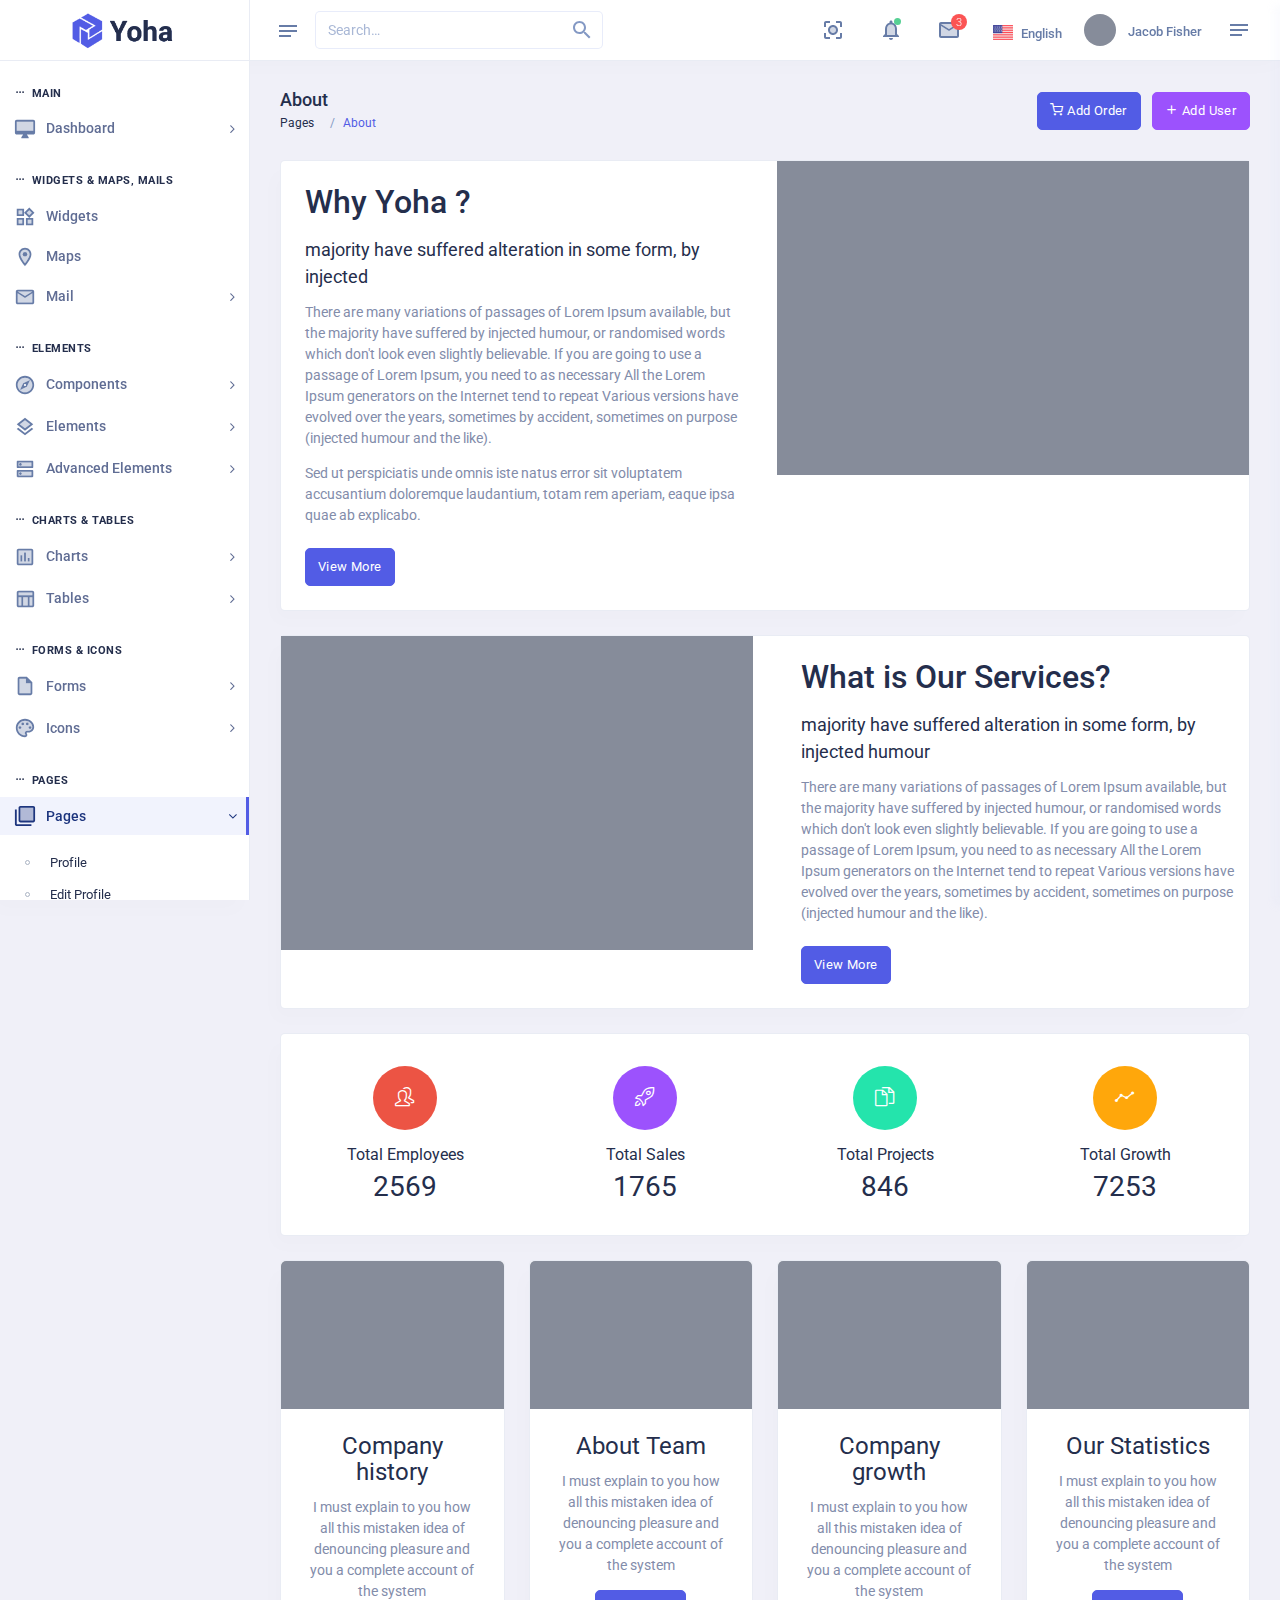
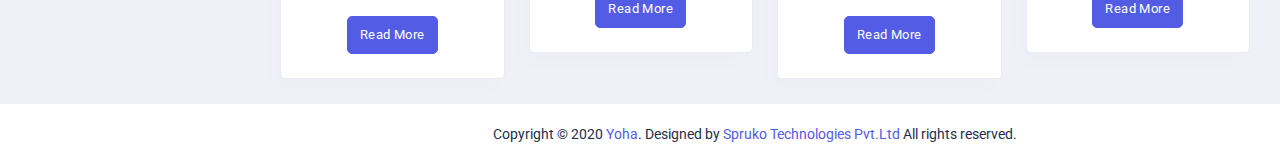
<file: HTML-LTR/Leftmenu-Closed-Light-Sidebar/about.html>
<!doctype html>
<html lang="en" dir="ltr">
	<head>

		<!-- META DATA -->
		<meta charset="UTF-8">
		<meta name='viewport' content='width=device-width, initial-scale=1.0, user-scalable=0'>
		<meta http-equiv="X-UA-Compatible" content="IE=edge">
		<meta name="description" content="Yoha –  HTML5 Bootstrap Admin Template">
		<meta name="author" content="Spruko Technologies Private Limited">
		<meta name="keywords" content="admin dashboard html template, admin dashboard template bootstrap 4, analytics dashboard templates, best admin template bootstrap 4, best bootstrap admin template, bootstrap 4 template admin, bootstrap admin template premium, bootstrap admin ui, bootstrap basic admin template, cool admin template, dark admin dashboard, dark admin template, dark dashboard template, dashboard template bootstrap 4, ecommerce dashboard template, html5 admin template, light bootstrap dashboard, sales dashboard template, simple dashboard bootstrap 4, template bootstrap 4 admin">

		<!-- FAVICON -->
		<link rel="shortcut icon" type="image/x-icon" href="../../assets/images/brand/favicon.ico" />

		<!-- TITLE -->
		<title>Yoha –  HTML5 Bootstrap Admin Template</title>

		<!-- BOOTSTRAP CSS -->
		<link href="../../assets/plugins/bootstrap/css/bootstrap.min.css" rel="stylesheet" />

		<!-- STYLE CSS -->
		<link href="../../assets/css/style.css" rel="stylesheet"/>
		<link href="../../assets/css/skin-modes.css" rel="stylesheet"/>
		<link href="../../assets/css/dark-style.css" rel="stylesheet"/>

		<!-- SIDE-MENU CSS -->
		<link href="../../assets/css/closed-sidemenu.css" rel="stylesheet">

		<!--PERFECT SCROLL CSS-->
		<link href="../../assets/plugins/p-scroll/perfect-scrollbar.css" rel="stylesheet"/>

		<!-- CUSTOM SCROLL BAR CSS-->
		<link href="../../assets/plugins/scroll-bar/jquery.mCustomScrollbar.css" rel="stylesheet"/>

		<!--- FONT-ICONS CSS -->
		<link href="../../assets/css/icons.css" rel="stylesheet"/>

		<!-- SIDEBAR CSS -->
		<link href="../../assets/plugins/sidebar/sidebar.css" rel="stylesheet">

		<!-- COLOR SKIN CSS -->
		<link id="theme" rel="stylesheet" type="text/css" media="all" href="../../assets/colors/color1.css" />

	</head>

	<body class="app sidebar-mini">

		<!-- GLOBAL-LOADER -->
		<div id="global-loader">
			<img src="../../assets/images/loader.svg" class="loader-img" alt="Loader">
		</div>
		<!-- /GLOBAL-LOADER -->

		<!-- PAGE -->
		<div class="page">
			<div class="page-main">

				<!--APP-SIDEBAR-->
				<div class="app-sidebar__overlay" data-toggle="sidebar"></div>
				<aside class="app-sidebar">
					<div class="side-header">
						<a class="header-brand1" href="index.html">
							<img src="../../assets/images/brand/logo.png" class="header-brand-img desktop-logo" alt="logo">
							<img src="../../assets/images/brand/logo-1.png" class="header-brand-img toggle-logo" alt="logo">
							<img src="../../assets/images/brand/logo-2.png" class="header-brand-img light-logo" alt="logo">
							<img src="../../assets/images/brand/logo-3.png" class="header-brand-img light-logo1" alt="logo">
						</a><!-- LOGO -->
					</div>
					<ul class="side-menu">
						<li><h3>Main</h3></li>
						<li class="slide">
							<a class="side-menu__item"  data-toggle="slide" href="#">
								<svg xmlns="http://www.w3.org/2000/svg" height="24" viewBox="0 0 24 24" width="24" class="side-menu__icon"><path d="M0 0h24v24H0V0z" fill="none"/><path d="M3 4h18v10H3z" opacity=".3"/><path d="M21 2H3c-1.1 0-2 .9-2 2v12c0 1.1.9 2 2 2h7l-2 3v1h8v-1l-2-3h7c1.1 0 2-.9 2-2V4c0-1.1-.9-2-2-2zm0 12H3V4h18v10z"/></svg>
								<span class="side-menu__label">Dashboard</span><i class="angle fa fa-angle-right"></i>
							</a>
							<ul class="slide-menu">
								<li><a class="slide-item" href="index.html"><span>Sales Dashboard</span></a></li>
								<li><a class="slide-item"  href="index2.html"><span>Marketing Dashboard</span></a></li>
								<li><a class="slide-item" href="index3.html"><span>App Dashboard</span></a></li>
								<li><a class="slide-item" href="index4.html"><span>LMS Dashboard</span></a></li>
								<li><a class="slide-item" href="index5.html"><span>Analytics Dashboard</span></a></li>
							</ul>
						</li>
						<li><h3>Widgets & Maps, Mails</h3></li>
						<li class="slide">
							<a class="side-menu__item" href="widgets.html">
								<svg xmlns="http://www.w3.org/2000/svg" height="24" viewBox="0 0 24 24" width="24" class="side-menu__icon"><path d="M0 0h24v24H0V0z" fill="none"/><path d="M5 5h4v4H5zm10 10h4v4h-4zM5 15h4v4H5zM16.66 4.52l-2.83 2.82 2.83 2.83 2.83-2.83z" opacity=".3"/><path d="M16.66 1.69L11 7.34 16.66 13l5.66-5.66-5.66-5.65zm-2.83 5.65l2.83-2.83 2.83 2.83-2.83 2.83-2.83-2.83zM3 3v8h8V3H3zm6 6H5V5h4v4zM3 21h8v-8H3v8zm2-6h4v4H5v-4zm8-2v8h8v-8h-8zm6 6h-4v-4h4v4z"/></svg>
								<span class="side-menu__label">Widgets</span>
							</a>
						</li>
						<li class="slide">
							<a class="side-menu__item" href="maps.html">
								<svg xmlns="http://www.w3.org/2000/svg" height="24" viewBox="0 0 24 24" width="24" class="side-menu__icon"><path d="M0 0h24v24H0V0z" fill="none"/><path d="M12 4C9.24 4 7 6.24 7 9c0 2.85 2.92 7.21 5 9.88 2.11-2.69 5-7 5-9.88 0-2.76-2.24-5-5-5zm0 7.5c-1.38 0-2.5-1.12-2.5-2.5s1.12-2.5 2.5-2.5 2.5 1.12 2.5 2.5-1.12 2.5-2.5 2.5z" opacity=".3"/><path d="M12 2C8.13 2 5 5.13 5 9c0 5.25 7 13 7 13s7-7.75 7-13c0-3.87-3.13-7-7-7zM7 9c0-2.76 2.24-5 5-5s5 2.24 5 5c0 2.88-2.88 7.19-5 9.88C9.92 16.21 7 11.85 7 9z"/><circle cx="12" cy="9" r="2.5"/></svg>
								<span class="side-menu__label">Maps</span>
							</a>
						</li>
						<li class="slide">
							<a class="side-menu__item" data-toggle="slide" href="#">
								<svg xmlns="http://www.w3.org/2000/svg" height="24" viewBox="0 0 24 24" width="24" class="side-menu__icon"><path d="M0 0h24v24H0V0z" fill="none"/><path d="M20 8l-8 5-8-5v10h16zm0-2H4l8 4.99z" opacity=".3"/><path d="M4 20h16c1.1 0 2-.9 2-2V6c0-1.1-.9-2-2-2H4c-1.1 0-2 .9-2 2v12c0 1.1.9 2 2 2zM20 6l-8 4.99L4 6h16zM4 8l8 5 8-5v10H4V8z"/></svg>
								<span class="side-menu__label">Mail</span><i class="angle fa fa-angle-right"></i>
							</a>
							<ul class="slide-menu">
								<li><a href="email-compose.html" class="slide-item">Mail-Compose</a></li>
								<li><a href="email-inbox.html" class="slide-item">Mail-Inbox</a></li>
								<li><a href="email-view.html" class="slide-item">View-Mail</a></li>
							</ul>
						</li>
						<li><h3>Elements</h3></li>
						<li class="slide">
							<a class="side-menu__item" data-toggle="slide" href="#">
								<svg xmlns="http://www.w3.org/2000/svg" height="24" viewBox="0 0 24 24" width="24" class="side-menu__icon"><path d="M0 0h24v24H0V0z" fill="none"/><path d="M12 4c-4.41 0-8 3.59-8 8s3.59 8 8 8 8-3.59 8-8-3.59-8-8-8zm2.01 10.01L6.5 17.5l3.49-7.51L17.5 6.5l-3.49 7.51z" opacity=".3"/><path d="M12 2C6.48 2 2 6.48 2 12s4.48 10 10 10 10-4.48 10-10S17.52 2 12 2zm0 18c-4.41 0-8-3.59-8-8s3.59-8 8-8 8 3.59 8 8-3.59 8-8 8zm-5.5-2.5l7.51-3.49L17.5 6.5 9.99 9.99 6.5 17.5zm5.5-6.6c.61 0 1.1.49 1.1 1.1s-.49 1.1-1.1 1.1-1.1-.49-1.1-1.1.49-1.1 1.1-1.1z"/></svg>
								<span class="side-menu__label">Components</span><i class="angle fa fa-angle-right"></i>
							</a>
							<ul class="slide-menu">
								<li><a href="cards.html" class="slide-item"> Cards design</a></li>
								<li><a href="calendar.html" class="slide-item"> Default calendar</a></li>
								<li><a href="calendar2.html" class="slide-item"> Full calendar</a></li>
								<li><a href="chat.html" class="slide-item"> Default Chat</a></li>
								<li><a href="notify.html" class="slide-item"> Notifications</a></li>
								<li><a href="sweetalert.html" class="slide-item"> Sweet alerts</a></li>
								<li><a href="rangeslider.html" class="slide-item"> Range slider</a></li>
								<li><a href="scroll.html" class="slide-item"> Content Scroll bar</a></li>
								<li><a href="loaders.html" class="slide-item"> Loaders</a></li>
								<li><a href="counters.html" class="slide-item"> Counters</a></li>
								<li><a href="rating.html" class="slide-item"> Rating</a></li>
								<li><a href="timeline.html" class="slide-item"> Timeline</a></li>
							</ul>
						</li>
						<li class="slide">
							<a class="side-menu__item" data-toggle="slide" href="#">
								<svg xmlns="http://www.w3.org/2000/svg" height="24" viewBox="0 0 24 24" width="24" class="side-menu__icon"><path d="M0 0h24v24H0V0z" fill="none"/><path d="M6.26 9L12 13.47 17.74 9 12 4.53z" opacity=".3"/><path d="M19.37 12.8l-7.38 5.74-7.37-5.73L3 14.07l9 7 9-7zM12 2L3 9l1.63 1.27L12 16l7.36-5.73L21 9l-9-7zm0 11.47L6.26 9 12 4.53 17.74 9 12 13.47z"/></svg>
								<span class="side-menu__label">Elements</span><i class="angle fa fa-angle-right"></i>
							</a>
							<ul class="slide-menu">
								<li><a href="alerts.html" class="slide-item"> Alerts</a></li>
								<li><a href="buttons.html" class="slide-item"> Buttons</a></li>
								<li><a href="dropdown.html" class="slide-item"> Dropdowns</a></li>
								<li><a href="colors.html" class="slide-item"> Colors</a></li>
								<li><a href="avatarsquare.html" class="slide-item"> Avatar-Square</a></li>
								<li><a href="avatar-round.html" class="slide-item"> Avatar-Rounded</a></li>
								<li><a href="avatar-radius.html" class="slide-item"> Avatar-Radius</a></li>
								<li><a href="list.html" class="slide-item"> Lists & ListGroups</a></li>
								<li><a href="tags.html" class="slide-item"> Tags</a></li>
								<li><a href="pagination.html" class="slide-item"> Pagination</a></li>
								<li><a href="navigation.html" class="slide-item"> Navigation</a></li>
								<li><a href="typography.html" class="slide-item"> Typography</a></li>
								<li><a href="breadcrumbs.html" class="slide-item"> Breadcrumbs</a></li>
								<li><a href="badge.html" class="slide-item"> Badges</a></li>
								<li><a href="jumbotron.html" class="slide-item"> Jumbotron</a></li>
								<li><a href="panels.html" class="slide-item"> Panels</a></li>
								<li><a href="thumbnails.html" class="slide-item"> Thumbnails</a></li>
							</ul>
						</li>
						<li class="slide">
							<a class="side-menu__item" data-toggle="slide" href="#">
								<svg xmlns="http://www.w3.org/2000/svg" height="24" viewBox="0 0 24 24" width="24" class="side-menu__icon"><path d="M0 0h24v24H0V0z" fill="none"/><path d="M5 9h14V5H5v4zm2-3.5c.83 0 1.5.67 1.5 1.5S7.83 8.5 7 8.5 5.5 7.83 5.5 7 6.17 5.5 7 5.5zM5 19h14v-4H5v4zm2-3.5c.83 0 1.5.67 1.5 1.5s-.67 1.5-1.5 1.5-1.5-.67-1.5-1.5.67-1.5 1.5-1.5z" opacity=".3"/><path d="M20 13H4c-.55 0-1 .45-1 1v6c0 .55.45 1 1 1h16c.55 0 1-.45 1-1v-6c0-.55-.45-1-1-1zm-1 6H5v-4h14v4zm-12-.5c.83 0 1.5-.67 1.5-1.5s-.67-1.5-1.5-1.5-1.5.67-1.5 1.5.67 1.5 1.5 1.5zM20 3H4c-.55 0-1 .45-1 1v6c0 .55.45 1 1 1h16c.55 0 1-.45 1-1V4c0-.55-.45-1-1-1zm-1 6H5V5h14v4zM7 8.5c.83 0 1.5-.67 1.5-1.5S7.83 5.5 7 5.5 5.5 6.17 5.5 7 6.17 8.5 7 8.5z"/></svg>
								<span class="side-menu__label">Advanced Elements</span><i class="angle fa fa-angle-right"></i>
							</a>
							<ul class="slide-menu">
								<li><a href="mediaobject.html" class="slide-item"> Media Object</a></li>
								<li><a href="accordion.html" class="slide-item"> Accordions</a></li>
								<li><a href="tabs.html" class="slide-item"> Tabs</a></li>
								<li><a href="modal.html" class="slide-item"> Modal</a></li>
								<li><a href="tooltipandpopover.html" class="slide-item"> Tooltip and popover</a></li>
								<li><a href="progress.html" class="slide-item"> Progress</a></li>
								<li><a href="carousel.html" class="slide-item"> Carousels</a></li>
								<li><a href="headers.html" class="slide-item"> Headers</a></li>
								<li><a href="footers.html" class="slide-item"> Footers</a></li>
								<li><a href="users-list.html" class="slide-item"> User List</a></li>
								<li><a href="search.html" class="slide-item">Search</a></li>
								<li><a href="crypto-currencies.html" class="slide-item"> Crypto-currencies</a></li>
							</ul>
						</li>
						<li><h3>Charts & Tables</h3></li>
						<li class="slide">
							<a class="side-menu__item" data-toggle="slide" href="#">
								<svg xmlns="http://www.w3.org/2000/svg" height="24" viewBox="0 0 24 24" width="24"  class="side-menu__icon"><path d="M0 0h24v24H0V0z" fill="none"/><path d="M5 5v14h14V5H5zm4 12H7v-7h2v7zm4 0h-2V7h2v10zm4 0h-2v-4h2v4z" opacity=".3"/><path d="M19 3H5c-1.1 0-2 .9-2 2v14c0 1.1.9 2 2 2h14c1.1 0 2-.9 2-2V5c0-1.1-.9-2-2-2zm0 16H5V5h14v14zM7 10h2v7H7zm4-3h2v10h-2zm4 6h2v4h-2z"/></svg>
								<span class="side-menu__label">Charts</span><i class="angle fa fa-angle-right"></i>
							</a>
							<ul class="slide-menu">
								<li><a href="chart-chartist.html" class="slide-item">Chart Js</a></li>
								<li><a href="chart-flot.html" class="slide-item"> Flot Charts</a></li>
								<li><a href="chart-echart.html" class="slide-item"> ECharts</a></li>
								<li><a href="chart-morris.html" class="slide-item"> Morris Charts</a></li>
								<li><a href="chart-nvd3.html" class="slide-item"> Nvd3 Charts</a></li>
								<li><a href="charts.html" class="slide-item"> C3 Bar Charts</a></li>
								<li><a href="chart-line.html" class="slide-item"> C3 Line Charts</a></li>
								<li><a href="chart-donut.html" class="slide-item"> C3 Donut Charts</a></li>
								<li><a href="chart-pie.html" class="slide-item"> C3 Pie charts</a></li>
							</ul>
						</li>
						<li class="slide">
							<a class="side-menu__item" data-toggle="slide" href="#">
								<svg xmlns="http://www.w3.org/2000/svg" height="24" viewBox="0 0 24 24" width="24" class="side-menu__icon"><path d="M0 0h24v24H0V0z" fill="none"/><path d="M5 5h15v3H5zm12 5h3v9h-3zm-7 0h5v9h-5zm-5 0h3v9H5z" opacity=".3"/><path d="M20 3H5c-1.1 0-2 .9-2 2v14c0 1.1.9 2 2 2h15c1.1 0 2-.9 2-2V5c0-1.1-.9-2-2-2zM8 19H5v-9h3v9zm7 0h-5v-9h5v9zm5 0h-3v-9h3v9zm0-11H5V5h15v3z"/></svg>
								<span class="side-menu__label">Tables</span><i class="angle fa fa-angle-right"></i>
							</a>
							<ul class="slide-menu">
								<li><a href="tables.html" class="slide-item">Default table</a></li>
								<li><a href="datatable.html" class="slide-item"> Data Tables</a></li>
							</ul>
						</li>
						<li><h3>Forms & Icons</h3></li>
						<li class="slide">
							<a class="side-menu__item" data-toggle="slide" href="#">
								<svg xmlns="http://www.w3.org/2000/svg" height="24" viewBox="0 0 24 24" width="24" class="side-menu__icon"><path d="M0 0h24v24H0V0z" fill="none"/><path d="M13 4H6v16h12V9h-5z" opacity=".3"/><path d="M20 8l-6-6H6c-1.1 0-1.99.9-1.99 2L4 20c0 1.1.89 2 1.99 2H18c1.1 0 2-.9 2-2V8zm-2 12H6V4h7v5h5v11z"/></svg>
								<span class="side-menu__label">Forms</span><i class="angle fa fa-angle-right"></i>
							</a>
							<ul class="slide-menu">
								<li><a href="form-elements.html" class="slide-item"> Form Elements</a></li>
								<li><a href="wysiwyag.html" class="slide-item"> Form Editor</a></li>
								<li><a href="form-wizard.html" class="slide-item"> Form Wizard</a></li>
							</ul>
						</li>
						<li class="slide">
						    <a class="side-menu__item" data-toggle="slide" href="#">
								<svg xmlns="http://www.w3.org/2000/svg" height="24" viewBox="0 0 24 24" width="24" class="side-menu__icon"><path d="M0 0h24v24H0z" fill="none"/><path d="M12 4c-4.41 0-8 3.59-8 8s3.59 8 8 8c.28 0 .5-.22.5-.5 0-.16-.08-.28-.14-.35-.41-.46-.63-1.05-.63-1.65 0-1.38 1.12-2.5 2.5-2.5H16c2.21 0 4-1.79 4-4 0-3.86-3.59-7-8-7zm-5.5 9c-.83 0-1.5-.67-1.5-1.5S5.67 10 6.5 10s1.5.67 1.5 1.5S7.33 13 6.5 13zm3-4C8.67 9 8 8.33 8 7.5S8.67 6 9.5 6s1.5.67 1.5 1.5S10.33 9 9.5 9zm5 0c-.83 0-1.5-.67-1.5-1.5S13.67 6 14.5 6s1.5.67 1.5 1.5S15.33 9 14.5 9zm4.5 2.5c0 .83-.67 1.5-1.5 1.5s-1.5-.67-1.5-1.5.67-1.5 1.5-1.5 1.5.67 1.5 1.5z" opacity=".3"/><path d="M12 2C6.49 2 2 6.49 2 12s4.49 10 10 10c1.38 0 2.5-1.12 2.5-2.5 0-.61-.23-1.21-.64-1.67-.08-.09-.13-.21-.13-.33 0-.28.22-.5.5-.5H16c3.31 0 6-2.69 6-6 0-4.96-4.49-9-10-9zm4 13h-1.77c-1.38 0-2.5 1.12-2.5 2.5 0 .61.22 1.19.63 1.65.06.07.14.19.14.35 0 .28-.22.5-.5.5-4.41 0-8-3.59-8-8s3.59-8 8-8 8 3.14 8 7c0 2.21-1.79 4-4 4z"/><circle cx="6.5" cy="11.5" r="1.5"/><circle cx="9.5" cy="7.5" r="1.5"/><circle cx="14.5" cy="7.5" r="1.5"/><circle cx="17.5" cy="11.5" r="1.5"/></svg>
								<span class="side-menu__label">Icons</span><i class="angle fa fa-angle-right"></i>
							</a>
							<ul class="slide-menu">
								<li><a href="icons.html" class="slide-item"> Font Awesome</a></li>
								<li><a href="icons2.html" class="slide-item"> Material Design Icons</a></li>
								<li><a href="icons3.html" class="slide-item"> Simple Line Icons</a></li>
								<li><a href="icons4.html" class="slide-item"> Feather Icons</a></li>
								<li><a href="icons5.html" class="slide-item"> Ionic Icons</a></li>
								<li><a href="icons6.html" class="slide-item"> Flag Icons</a></li>
								<li><a href="icons7.html" class="slide-item"> pe7 Icons</a></li>
								<li><a href="icons8.html" class="slide-item"> Themify Icons</a></li>
								<li><a href="icons9.html" class="slide-item">Typicons Icons</a></li>
								<li><a href="icons10.html" class="slide-item">Weather Icons</a></li>
							</ul>
						</li>
						<li><h3>Pages</h3></li>
						<li class="slide">
							<a class="side-menu__item" data-toggle="slide" href="#">
								<svg xmlns="http://www.w3.org/2000/svg" height="24" viewBox="0 0 24 24" width="24" class="side-menu__icon"><path d="M0 0h24v24H0V0z" fill="none"/><path d="M7 3h14v14H7z" opacity=".3"/><path d="M3 23h16v-2H3V5H1v16c0 1.1.9 2 2 2zM21 1H7c-1.1 0-2 .9-2 2v14c0 1.1.9 2 2 2h14c1.1 0 2-.9 2-2V3c0-1.1-.9-2-2-2zm0 16H7V3h14v14z"/></svg>
								<span class="side-menu__label">Pages</span><i class="angle fa fa-angle-right"></i>
							</a>
							<ul class="slide-menu">
								<li><a href="profile.html" class="slide-item"> Profile</a></li>
								<li><a href="editprofile.html" class="slide-item"> Edit Profile</a></li>
								<li><a href="gallery.html" class="slide-item"> Gallery</a></li>
								<li><a href="about.html" class="slide-item"> About Company</a></li>
								<li><a href="services.html" class="slide-item"> Services</a></li>
								<li><a href="faq.html" class="slide-item"> FAQS</a></li>
								<li><a href="terms.html" class="slide-item"> Terms</a></li>
								<li><a href="invoice.html" class="slide-item"> Invoice</a></li>
								<li><a href="pricing.html" class="slide-item"> Pricing Tables</a></li>
								<li><a href="blog.html" class="slide-item"> Blog</a></li>
								<li><a href="empty.html" class="slide-item"> Empty Page</a></li>
								<li><a href="construction.html" class="slide-item"> Under Construction</a></li>
							</ul>
						</li>
						<li><h3>E-Commerce</h3></li>
						<li class="slide">
							<a class="side-menu__item" data-toggle="slide" href="#">
								<svg xmlns="http://www.w3.org/2000/svg" height="24" viewBox="0 0 24 24" width="24" class="side-menu__icon"><path d="M0 0h24v24H0V0z" fill="none"/><path d="M15.55 11l2.76-5H6.16l2.37 5z" opacity=".3"/><path d="M15.55 13c.75 0 1.41-.41 1.75-1.03l3.58-6.49c.37-.66-.11-1.48-.87-1.48H5.21l-.94-2H1v2h2l3.6 7.59-1.35 2.44C4.52 15.37 5.48 17 7 17h12v-2H7l1.1-2h7.45zM6.16 6h12.15l-2.76 5H8.53L6.16 6zM7 18c-1.1 0-1.99.9-1.99 2S5.9 22 7 22s2-.9 2-2-.9-2-2-2zm10 0c-1.1 0-1.99.9-1.99 2s.89 2 1.99 2 2-.9 2-2-.9-2-2-2z"/></svg>
								<span class="side-menu__label">E-Commerce</span><i class="angle fa fa-angle-right"></i>
							</a>
							<ul class="slide-menu">
								<li><a href="shop.html" class="slide-item"> Shop</a></li>
								<li><a href="shop-description.html" class="slide-item">Product Details</a></li>
								<li><a href="cart.html" class="slide-item"> Shopping Cart</a></li>
							</ul>
						</li>
						<li><h3>Custom & Error Pages</h3></li>
						<li class="slide">
							<a class="side-menu__item" data-toggle="slide" href="#">
								<svg xmlns="http://www.w3.org/2000/svg" height="24" viewBox="0 0 24 24" width="24" class="side-menu__icon"><path d="M0 0h24v24H0V0z" fill="none"/><path d="M12 4c-4.41 0-8 3.59-8 8s3.59 8 8 8 8-3.59 8-8-3.59-8-8-8zm0 12.5c-2.49 0-4.5-2.01-4.5-4.5S9.51 7.5 12 7.5s4.5 2.01 4.5 4.5-2.01 4.5-4.5 4.5z" opacity=".3"/><path d="M12 2C6.48 2 2 6.48 2 12s4.48 10 10 10 10-4.48 10-10S17.52 2 12 2zm0 18c-4.41 0-8-3.59-8-8s3.59-8 8-8 8 3.59 8 8-3.59 8-8 8zm0-12.5c-2.49 0-4.5 2.01-4.5 4.5s2.01 4.5 4.5 4.5 4.5-2.01 4.5-4.5-2.01-4.5-4.5-4.5zm0 5.5c-.55 0-1-.45-1-1s.45-1 1-1 1 .45 1 1-.45 1-1 1z"/></svg>
								<span class="side-menu__label">Custom Pages</span><i class="angle fa fa-angle-right"></i>
							</a>
							<ul class="slide-menu">
								<li><a href="login.html" class="slide-item"> Login</a></li>
								<li><a href="register.html" class="slide-item"> Register</a></li>
								<li><a href="forgot-password.html" class="slide-item"> Forgot Password</a></li>
								<li><a href="lockscreen.html" class="slide-item"> Lock screen</a></li>
							</ul>
						</li>
						<li class="slide">
							<a class="side-menu__item" data-toggle="slide" href="#">
								<svg xmlns="http://www.w3.org/2000/svg" height="24" viewBox="0 0 24 24" width="24" class="side-menu__icon"><path d="M0 0h24v24H0V0z" fill="none"/><path d="M9.1 5L5 9.1v5.8L9.1 19h5.8l4.1-4.1V9.1L14.9 5H9.1zM12 17c-.55 0-1-.45-1-1s.45-1 1-1 1 .45 1 1-.45 1-1 1zm1-3h-2V7h2v7z" opacity=".3"/><path d="M15.73 3H8.27L3 8.27v7.46L8.27 21h7.46L21 15.73V8.27L15.73 3zM19 14.9L14.9 19H9.1L5 14.9V9.1L9.1 5h5.8L19 9.1v5.8z"/><circle cx="12" cy="16" r="1"/><path d="M11 7h2v7h-2z"/></svg>
								<span class="side-menu__label">Error Pages</span><i class="angle fa fa-angle-right"></i>
							</a>
							<ul class="slide-menu">
								<li><a href="400.html" class="slide-item"> 400</a></li>
								<li><a href="401.html" class="slide-item"> 401</a></li>
								<li><a href="403.html" class="slide-item"> 403</a></li>
								<li><a href="404.html" class="slide-item"> 404</a></li>
								<li><a href="500.html" class="slide-item"> 500</a></li>
								<li><a href="503.html" class="slide-item"> 503</a></li>
							</ul>
						</li>
					</ul>
				</aside>
				<!--/APP-SIDEBAR-->

				<!-- App-Header -->
				<div class="app-header header">
					<div class="container-fluid">
						<div class="d-flex">
							<a class="header-brand d-md-none" href="index.html">
								<img src="../../assets/images/brand/logo-3.png" class="header-brand-img mobile-icon" alt="logo">
								<img src="../../assets/images/brand/logo.png" class="header-brand-img desktop-logo mobile-logo" alt="logo">
							</a>
							<a aria-label="Hide Sidebar" class="app-sidebar__toggle" data-toggle="sidebar" href="#">
								<svg xmlns="http://www.w3.org/2000/svg" height="24" viewBox="0 0 24 24" width="24"><path d="M0 0h24v24H0V0z" fill="none"/><path d="M21 11.01L3 11v2h18zM3 16h12v2H3zM21 6H3v2.01L21 8z"/></svg>
							</a><!-- sidebar-toggle-->
							<div class="header-search d-none d-md-flex">
								<form class="form-inline">
									<div class="search-element">
										<input type="search" class="form-control header-search" placeholder="Search…" aria-label="Search" tabindex="1">
										<button class="btn btn-primary-color" type="submit">
											<svg xmlns="http://www.w3.org/2000/svg" height="24" viewBox="0 0 24 24" width="24"><path d="M0 0h24v24H0V0z" fill="none"/><path d="M15.5 14h-.79l-.28-.27C15.41 12.59 16 11.11 16 9.5 16 5.91 13.09 3 9.5 3S3 5.91 3 9.5 5.91 16 9.5 16c1.61 0 3.09-.59 4.23-1.57l.27.28v.79l5 4.99L20.49 19l-4.99-5zm-6 0C7.01 14 5 11.99 5 9.5S7.01 5 9.5 5 14 7.01 14 9.5 11.99 14 9.5 14z"/></svg>
										</button>
									</div>
								</form>
							</div>
							<div class="d-flex ml-auto header-right-icons header-search-icon">
								<button class="navbar-toggler navresponsive-toggler d-md-none" type="button" data-toggle="collapse" data-target="#navbarSupportedContent-4"
									aria-controls="navbarSupportedContent-4" aria-expanded="false" aria-label="Toggle navigation">
									<svg xmlns="http://www.w3.org/2000/svg" height="24" viewBox="0 0 24 24" width="24" class="navbar-toggler-icon"><path d="M0 0h24v24H0V0z" fill="none"/><path d="M12 8c1.1 0 2-.9 2-2s-.9-2-2-2-2 .9-2 2 .9 2 2 2zm0 2c-1.1 0-2 .9-2 2s.9 2 2 2 2-.9 2-2-.9-2-2-2zm0 6c-1.1 0-2 .9-2 2s.9 2 2 2 2-.9 2-2-.9-2-2-2z"/></svg>
								</button>
								<div class="dropdown d-none d-lg-flex">
									<a class="nav-link icon full-screen-link nav-link-bg">
										<svg xmlns="http://www.w3.org/2000/svg" height="24" viewBox="0 0 24 24" width="24" class="fullscreen-button"><path d="M0 0h24v24H0V0z" fill="none"/><circle cx="12" cy="12" opacity=".3" r="3"/><path d="M7 12c0 2.76 2.24 5 5 5s5-2.24 5-5-2.24-5-5-5-5 2.24-5 5zm8 0c0 1.65-1.35 3-3 3s-3-1.35-3-3 1.35-3 3-3 3 1.35 3 3zM3 19c0 1.1.9 2 2 2h4v-2H5v-4H3v4zM3 5v4h2V5h4V3H5c-1.1 0-2 .9-2 2zm18 0c0-1.1-.9-2-2-2h-4v2h4v4h2V5zm-2 14h-4v2h4c1.1 0 2-.9 2-2v-4h-2v4z"/></svg>
									</a>
								</div><!-- FULL-SCREEN -->
								<div class="dropdown d-none d-md-flex notifications">
									<a class="nav-link icon" data-toggle="dropdown">
										<svg xmlns="http://www.w3.org/2000/svg" height="24" viewBox="0 0 24 24" width="24"><path d="M0 0h24v24H0V0z" fill="none"/><path d="M12 6.5c-2.49 0-4 2.02-4 4.5v6h8v-6c0-2.48-1.51-4.5-4-4.5z" opacity=".3"/><path d="M12 22c1.1 0 2-.9 2-2h-4c0 1.1.9 2 2 2zm6-6v-5c0-3.07-1.63-5.64-4.5-6.32V4c0-.83-.67-1.5-1.5-1.5s-1.5.67-1.5 1.5v.68C7.64 5.36 6 7.92 6 11v5l-2 2v1h16v-1l-2-2zm-2 1H8v-6c0-2.48 1.51-4.5 4-4.5s4 2.02 4 4.5v6z"/></svg>
										<span class="pulse1 bg-success"></span>
									</a>
									<div class="dropdown-menu dropdown-menu-right dropdown-menu-arrow">
										<div class="notifications-menu">
											<a class="dropdown-item d-flex pb-4" href="#">
												<span class="avatar mr-3 br-3 align-self-center avatar-md cover-image bg-primary brround">
													<i class="fe fe-mail"></i></span>
												<div>
													<span class="font-weight-bold"> Commented on your post </span>
													<div class="small text-muted d-flex">
														3 hours ago
													</div>
												</div>
											</a>
											<a class="dropdown-item d-flex pb-4" href="#">
												<span class="avatar avatar-md br-3 mr-3 align-self-center cover-image bg-secondary brround">
													<i class="fe fe-download"></i>
												</span>
												<div>
													<span class="font-weight-bold"> New file has been Uploaded </span>
													<div class="small text-muted d-flex">
														5 hour ago
													</div>
												</div>
											</a>
											<a class="dropdown-item d-flex pb-4" href="#">
												<span class="avatar avatar-md br-3 mr-3 align-self-center cover-image bg-warning brround">
													<i class="fe fe-user"></i>
												</span>
												<div>
													<span class="font-weight-bold"> User account has Updated</span>
													<div class="small text-muted d-flex">
														20 mins ago
													</div>
												</div>
											</a>
											<a class="dropdown-item d-flex pb-4" href="#">
												<span class="avatar avatar-md br-3 mr-3 align-self-center cover-image bg-info brround">
													<i class="fe fe-shopping-cart"></i>
												</span>
												<div>
													<span class="font-weight-bold"> New Order Recevied</span>
													<div class="small text-muted d-flex">
														1 hour ago
													</div>
												</div>
											</a>
											<a class="dropdown-item d-flex pb-4" href="#">
												<span class="avatar avatar-md br-3 mr-3 align-self-center cover-image bg-danger brround">
													<i class="fa fa-commenting-o"></i>
												</span>
												<div>
													<span class="font-weight-bold"> 3 New Comments</span>
													<div class="small text-muted d-flex">
														1 day ago
													</div>
												</div>
											</a>
											<a class="dropdown-item d-flex pb-4" href="#">
												<span class="avatar avatar-md br-3 mr-3 align-self-center cover-image bg-success brround">
													<i class="fe fe-server"></i>
												</span>
												<div>
													<span class="font-weight-bold">Server Rebooted</span>
													<div class="small text-muted d-flex">
														2 hour ago
													</div>
												</div>
											</a>
										</div>
										<div class="dropdown-divider"></div>
										<a href="#" class="dropdown-item text-center">View all Notification</a>
									</div>
								</div><!-- NOTIFICATIONS -->
								<div class="dropdown d-none d-md-flex message">
									<a class="nav-link icon text-center" data-toggle="dropdown">
										<svg xmlns="http://www.w3.org/2000/svg" height="24" viewBox="0 0 24 24" width="24"><path d="M0 0h24v24H0V0z" fill="none"/><path d="M20 8l-8 5-8-5v10h16zm0-2H4l8 4.99z" opacity=".3"/><path d="M4 20h16c1.1 0 2-.9 2-2V6c0-1.1-.9-2-2-2H4c-1.1 0-2 .9-2 2v12c0 1.1.9 2 2 2zM20 6l-8 4.99L4 6h16zM4 8l8 5 8-5v10H4V8z"/></svg>
										<span class="nav-unread badge badge-danger badge-pill pulse">3</span>
									</a>
									<div class="dropdown-menu dropdown-menu-right dropdown-menu-arrow">
										<div class="message-menu">
											<a class="dropdown-item d-flex pb-3" href="#">
												<span class="avatar avatar-md brround mr-3 align-self-center cover-image" data-image-src="../../assets/images/users/1.jpg"></span>
												<div>
													<strong>Madeleine</strong> Hey! there I' am available....
													<div class="small text-muted">
														3 hours ago
													</div>
												</div>
											</a>
											<a class="dropdown-item d-flex pb-3" href="#">
												<span class="avatar avatar-md brround mr-3 align-self-center cover-image" data-image-src="../../assets/images/users/12.jpg"></span>
												<div>
													<strong>Anthony</strong> New product Launching...
													<div class="small text-muted">
														5 hour ago
													</div>
												</div>
											</a>
											<a class="dropdown-item d-flex pb-3" href="#">
												<span class="avatar avatar-md brround mr-3 align-self-center cover-image" data-image-src="../../assets/images/users/4.jpg"></span>
												<div>
													<strong>Olivia</strong> New Schedule Realease......
													<div class="small text-muted">
														45 mintues ago
													</div>
												</div>
											</a>
											<a class="dropdown-item d-flex pb-3" href="#">
												<span class="avatar avatar-md brround mr-3 align-self-center cover-image" data-image-src="../../assets/images/users/15.jpg"></span>
												<div>
													<strong>Sanderson</strong> New Schedule Realease......
													<div class="small text-muted">
														2 days ago
													</div>
												</div>
											</a>
										</div>
										<div class="dropdown-divider"></div>
										<a href="#" class="dropdown-item text-center">See all Messages</a>
									</div>
								</div><!-- MESSAGE-BOX -->
								<div class="dropdown d-none d-xl-flex country-selector">
									<a href="#" class="d-flex nav-link  leading-none" data-toggle="dropdown" aria-expanded="true">
										<img src="../../assets/images/flags/us_flag.jpg" alt="img" class="mr-2 align-self-center">
										<div>
											<strong class="text-dark">English</strong>
										</div>
									</a>
									<div class="dropdown-menu dropdown-menu-right dropdown-menu-arrow">
										<a href="#" class="dropdown-item d-flex pb-3">
											<img src="../../assets/images/flags/french_flag.jpg" alt="flag-img" class="avatar  mr-3 align-self-center">
											<div>
												<strong>French</strong>
											</div>
										</a>
										<a href="#" class="dropdown-item d-flex pb-3">
											<img src="../../assets/images/flags/germany_flag.jpg" alt="flag-img" class="avatar  mr-3 align-self-center">
											<div>
												<strong>Germany</strong>
											</div>
										</a>
										<a href="#" class="dropdown-item d-flex pb-3">
											<img src="../../assets/images/flags/italy_flag.jpg" alt="flag-img" class="avatar  mr-3 align-self-center">
											<div>
												<strong>Italy</strong>
											</div>
										</a>
										<a href="#" class="dropdown-item d-flex pb-3">
											<img src="../../assets/images/flags/russia_flag.jpg" alt="flag-img" class="avatar  mr-3 align-self-center">
											<div>
												<strong>Russia</strong>
											</div>
										</a>
										<a href="#" class="dropdown-item d-flex pb-3">
											<img src="../../assets/images/flags/spain_flag.jpg" alt="flag-img" class="avatar  mr-3 align-self-center">
											<div>
												<strong>Spain</strong>
											</div>
										</a>
									</div>
								</div>
								<div class="dropdown profile-1">
									<a href="#" data-toggle="dropdown" class="nav-link pl-2 pr-2  leading-none d-flex">
										<span>
											<img src="../../assets/images/users/10.jpg" alt="profile-user" class="avatar  mr-xl-3 profile-user brround cover-image">
										</span>
										<div class="text-center mt-1 d-none d-xl-block">
											<h6 class="text-dark mb-0 fs-13 font-weight-semibold">Jacob Fisher</h6>
										</div>
									</a>
									<div class="dropdown-menu dropdown-menu-right dropdown-menu-arrow">
										<a class="dropdown-item" href="#">
											<i class="dropdown-icon mdi mdi-account-outline"></i> My Profile
										</a>
										<a class="dropdown-item" href="#">
											<i class="dropdown-icon zmdi zmdi-edit"></i> Edit Profile
										</a>
										<a class="dropdown-item" href="#">
											<i class="dropdown-icon  mdi mdi-settings"></i> Account Settings
										</a>
										<a class="dropdown-item" href="#">
											<span class="float-right"></span>
											<i class="dropdown-icon mdi  mdi-message-outline"></i> Inbox
										</a>
										<a class="dropdown-item" href="#">
											<i class="dropdown-icon mdi mdi-comment-check-outline"></i> Message
										</a>
										<a class="dropdown-item" href="#">
											<i class="dropdown-icon mdi mdi-compass-outline"></i> Need help?
										</a>
										<a class="dropdown-item" href="login.html">
											<i class="dropdown-icon mdi  mdi-logout-variant"></i> Sign out
										</a>
									</div>
								</div>
								<div class="dropdown d-md-flex header-settings">
									<a href="#" class="nav-link icon " data-toggle="sidebar-right" data-target=".sidebar-right">
										<svg xmlns="http://www.w3.org/2000/svg" height="24" viewBox="0 0 24 24" width="24"><path d="M0 0h24v24H0V0z" fill="none"/><path d="M21 11.01L3 11v2h18zM3 16h12v2H3zM21 6H3v2.01L21 8z"/></svg>
									</a>
								</div><!-- SIDE-MENU -->
							</div>
						</div>
					</div>
				</div>
				<!-- responsive-navbar -->
				<div class="mb-1 navbar navbar-expand-lg  responsive-navbar navbar-dark d-md-none bg-white">
					<div class="collapse navbar-collapse" id="navbarSupportedContent-4">
						<div class="d-flex order-lg-2 ml-auto">
							<div class="dropdown d-sm-flex">
								<a href="#" class="nav-link icon" data-toggle="dropdown">
									<svg xmlns="http://www.w3.org/2000/svg" height="24" viewBox="0 0 24 24" width="24"><path d="M0 0h24v24H0V0z" fill="none"/><path d="M15.5 14h-.79l-.28-.27C15.41 12.59 16 11.11 16 9.5 16 5.91 13.09 3 9.5 3S3 5.91 3 9.5 5.91 16 9.5 16c1.61 0 3.09-.59 4.23-1.57l.27.28v.79l5 4.99L20.49 19l-4.99-5zm-6 0C7.01 14 5 11.99 5 9.5S7.01 5 9.5 5 14 7.01 14 9.5 11.99 14 9.5 14z"/></svg>
								</a>
								<div class="dropdown-menu header-search dropdown-menu-left">
									<div class="input-group w-100 p-2">
										<input type="text" class="form-control " placeholder="Search....">
										<div class="input-group-append ">
											<button type="button" class="btn btn-primary ">
												<svg xmlns="http://www.w3.org/2000/svg" height="24" viewBox="0 0 24 24" width="24"><path d="M0 0h24v24H0V0z" fill="none"/><path d="M15.5 14h-.79l-.28-.27C15.41 12.59 16 11.11 16 9.5 16 5.91 13.09 3 9.5 3S3 5.91 3 9.5 5.91 16 9.5 16c1.61 0 3.09-.59 4.23-1.57l.27.28v.79l5 4.99L20.49 19l-4.99-5zm-6 0C7.01 14 5 11.99 5 9.5S7.01 5 9.5 5 14 7.01 14 9.5 11.99 14 9.5 14z"/></svg>
											</button>
										</div>
									</div>
								</div>
							</div><!-- SEARCH -->
							<div class="dropdown d-md-flex">
								<a class="nav-link icon full-screen-link nav-link-bg">
									<svg xmlns="http://www.w3.org/2000/svg" height="24" viewBox="0 0 24 24" width="24" class="fullscreen-button"><path d="M0 0h24v24H0V0z" fill="none"/><circle cx="12" cy="12" opacity=".3" r="3"/><path d="M7 12c0 2.76 2.24 5 5 5s5-2.24 5-5-2.24-5-5-5-5 2.24-5 5zm8 0c0 1.65-1.35 3-3 3s-3-1.35-3-3 1.35-3 3-3 3 1.35 3 3zM3 19c0 1.1.9 2 2 2h4v-2H5v-4H3v4zM3 5v4h2V5h4V3H5c-1.1 0-2 .9-2 2zm18 0c0-1.1-.9-2-2-2h-4v2h4v4h2V5zm-2 14h-4v2h4c1.1 0 2-.9 2-2v-4h-2v4z"/></svg>
								</a>
							</div><!-- FULL-SCREEN -->
							<div class="dropdown d-md-flex notifications">
								<a class="nav-link icon" data-toggle="dropdown">
									<svg xmlns="http://www.w3.org/2000/svg" height="24" viewBox="0 0 24 24" width="24"><path d="M0 0h24v24H0V0z" fill="none"/><path d="M12 6.5c-2.49 0-4 2.02-4 4.5v6h8v-6c0-2.48-1.51-4.5-4-4.5z" opacity=".3"/><path d="M12 22c1.1 0 2-.9 2-2h-4c0 1.1.9 2 2 2zm6-6v-5c0-3.07-1.63-5.64-4.5-6.32V4c0-.83-.67-1.5-1.5-1.5s-1.5.67-1.5 1.5v.68C7.64 5.36 6 7.92 6 11v5l-2 2v1h16v-1l-2-2zm-2 1H8v-6c0-2.48 1.51-4.5 4-4.5s4 2.02 4 4.5v6z"/></svg>
									<span class="pulse1 bg-success"></span>
								</a>
								<div class="dropdown-menu dropdown-menu-right dropdown-menu-arrow">
									<div class="notifications-menu">
										<a class="dropdown-item d-flex pb-4" href="#">
											<span class="avatar mr-3 br-3 align-self-center avatar-md cover-image bg-primary brround">
												<i class="fe fe-mail"></i></span>
											<div>
												<span class="font-weight-bold"> Commented on your post </span>
												<div class="small text-muted d-flex">
													3 hours ago
												</div>
											</div>
										</a>
										<a class="dropdown-item d-flex pb-4" href="#">
											<span class="avatar avatar-md br-3 mr-3 align-self-center cover-image bg-secondary brround">
												<i class="fe fe-download"></i>
											</span>
											<div>
												<span class="font-weight-bold"> New file has been Uploaded </span>
												<div class="small text-muted d-flex">
													5 hour ago
												</div>
											</div>
										</a>
										<a class="dropdown-item d-flex pb-4" href="#">
											<span class="avatar avatar-md br-3 mr-3 align-self-center cover-image bg-warning brround">
												<i class="fe fe-user"></i>
											</span>
											<div>
												<span class="font-weight-bold"> User account has Updated</span>
												<div class="small text-muted d-flex">
													20 mins ago
												</div>
											</div>
										</a>
										<a class="dropdown-item d-flex pb-4" href="#">
											<span class="avatar avatar-md br-3 mr-3 align-self-center cover-image bg-info brround">
												<i class="fe fe-shopping-cart"></i>
											</span>
											<div>
												<span class="font-weight-bold"> New Order Recevied</span>
												<div class="small text-muted d-flex">
													1 hour ago
												</div>
											</div>
										</a>
										<a class="dropdown-item d-flex pb-4" href="#">
											<span class="avatar avatar-md br-3 mr-3 align-self-center cover-image bg-danger brround">
												<i class="fa fa-commenting-o"></i>
											</span>
											<div>
												<span class="font-weight-bold"> 3 New Comments</span>
												<div class="small text-muted d-flex">
													1 day ago
												</div>
											</div>
										</a>
										<a class="dropdown-item d-flex pb-4" href="#">
											<span class="avatar avatar-md br-3 mr-3 align-self-center cover-image bg-success brround">
												<i class="fe fe-server"></i>
											</span>
											<div>
												<span class="font-weight-bold">Server Rebooted</span>
												<div class="small text-muted d-flex">
													2 hour ago
												</div>
											</div>
										</a>
									</div>
									<div class="dropdown-divider"></div>
									<a href="#" class="dropdown-item text-center">View all Notification</a>
								</div>
							</div><!-- NOTIFICATIONS -->
							<div class="dropdown d-md-flex message">
								<a class="nav-link icon text-center" data-toggle="dropdown">
									<svg xmlns="http://www.w3.org/2000/svg" height="24" viewBox="0 0 24 24" width="24"><path d="M0 0h24v24H0V0z" fill="none"/><path d="M20 8l-8 5-8-5v10h16zm0-2H4l8 4.99z" opacity=".3"/><path d="M4 20h16c1.1 0 2-.9 2-2V6c0-1.1-.9-2-2-2H4c-1.1 0-2 .9-2 2v12c0 1.1.9 2 2 2zM20 6l-8 4.99L4 6h16zM4 8l8 5 8-5v10H4V8z"/></svg>
									<span class="nav-unread badge badge-danger badge-pill pulse">3</span>
								</a>
								<div class="dropdown-menu dropdown-menu-right dropdown-menu-arrow">
									<div class="message-menu">
										<a class="dropdown-item d-flex pb-3" href="#">
											<span class="avatar avatar-md brround mr-3 align-self-center cover-image" data-image-src="../../assets/images/users/1.jpg"></span>
											<div>
												<strong>Madeleine</strong> Hey! there I' am available....
												<div class="small text-muted">
													3 hours ago
												</div>
											</div>
										</a>
										<a class="dropdown-item d-flex pb-3" href="#">
											<span class="avatar avatar-md brround mr-3 align-self-center cover-image" data-image-src="../../assets/images/users/12.jpg"></span>
											<div>
												<strong>Anthony</strong> New product Launching...
												<div class="small text-muted">
													5 hour ago
												</div>
											</div>
										</a>
										<a class="dropdown-item d-flex pb-3" href="#">
											<span class="avatar avatar-md brround mr-3 align-self-center cover-image" data-image-src="../../assets/images/users/4.jpg"></span>
											<div>
												<strong>Olivia</strong> New Schedule Realease......
												<div class="small text-muted">
													45 mintues ago
												</div>
											</div>
										</a>
										<a class="dropdown-item d-flex pb-3" href="#">
											<span class="avatar avatar-md brround mr-3 align-self-center cover-image" data-image-src="../../assets/images/users/15.jpg"></span>
											<div>
												<strong>Sanderson</strong> New Schedule Realease......
												<div class="small text-muted">
													2 days ago
												</div>
											</div>
										</a>
									</div>
									<div class="dropdown-divider"></div>
									<a href="#" class="dropdown-item text-center">See all Messages</a>
								</div>
							</div><!-- MESSAGE-BOX -->
							<div class="dropdown d-md-flex country-selector">
								<a href="#" class="d-flex nav-link icon leading-none" data-toggle="dropdown" aria-expanded="true">
									<img src="../../assets/images/flags/us_flag.jpg" alt="img" class="mr-2 align-self-center">
									<div>
										<strong class="text-dark fs-13">English</strong>
									</div>
								</a>
								<div class="dropdown-menu dropdown-menu-right dropdown-menu-arrow">
									<a href="#" class="dropdown-item d-flex pb-3">
										<img src="../../assets/images/flags/french_flag.jpg" alt="flag-img" class="avatar  mr-3 align-self-center">
										<div>
											<strong>French</strong>
										</div>
									</a>
									<a href="#" class="dropdown-item d-flex pb-3">
										<img src="../../assets/images/flags/germany_flag.jpg" alt="flag-img" class="avatar  mr-3 align-self-center">
										<div>
											<strong>Germany</strong>
										</div>
									</a>
									<a href="#" class="dropdown-item d-flex pb-3">
										<img src="../../assets/images/flags/italy_flag.jpg" alt="flag-img" class="avatar  mr-3 align-self-center">
										<div>
											<strong>Italy</strong>
										</div>
									</a>
									<a href="#" class="dropdown-item d-flex pb-3">
										<img src="../../assets/images/flags/russia_flag.jpg" alt="flag-img" class="avatar  mr-3 align-self-center">
										<div>
											<strong>Russia</strong>
										</div>
									</a>
									<a href="#" class="dropdown-item d-flex pb-3">
										<img src="../../assets/images/flags/spain_flag.jpg" alt="flag-img" class="avatar  mr-3 align-self-center">
										<div>
											<strong>Spain</strong>
										</div>
									</a>
								</div>
							</div>
						</div>
					</div>
				</div><!-- End responsive-navbar -->
				<!-- App-Header -->

                <!--app-content open-->
				<div class="app-content">
					<div class="side-app">

						<!-- PAGE-HEADER -->
						<div class="page-header">
							<div>
								<h1 class="page-title">About</h1>
								<ol class="breadcrumb">
									<li class="breadcrumb-item"><a href="#">Pages</a></li>
									<li class="breadcrumb-item active" aria-current="page">About</li>
								</ol>
							</div>
							<div class="ml-auto pageheader-btn">
								<a href="#" class="btn btn-primary btn-icon text-white mr-2">
									<span>
										<i class="fe fe-shopping-cart"></i>
									</span> Add Order
								</a>
								<a href="#" class="btn btn-secondary btn-icon text-white">
									<span>
										<i class="fe fe-plus"></i>
									</span> Add User
								</a>
							</div>
						</div>
						<!-- PAGE-HEADER END -->

						<!-- ROW-1 OPEN -->
						<div class="row">
							<div class="col-lg-12">
								<div class="card">
									<div class="row">
										<div class="col-md-12 col-lg-6 pr-0">
											<div class="card-body">
												<h1 class="mb-4 font-weight-semibold">Why Yoha ?</h1>
												<h4 class="leading-normal">majority have suffered alteration in some form, by injected</h4>
												<p class="leading-normal text-muted">There are many variations of passages of Lorem Ipsum available, but the majority have suffered  by injected humour, or randomised words which don't look even slightly believable.
												If you are going to use a passage of Lorem Ipsum, you need to as  necessary All the Lorem Ipsum generators on the Internet tend to repeat Various versions have evolved over the years, sometimes by accident,
												sometimes on purpose (injected humour and the like).</p>
												<p class="text-muted">Sed ut perspiciatis unde omnis iste natus error sit voluptatem accusantium doloremque laudantium, totam rem aperiam, eaque ipsa quae ab  explicabo.</p>
												<a href="#" class="btn btn-primary  mt-2">View More</a>
											</div>
										</div>
										<div class="col-md-12 col-lg-6  d-none d-lg-block">
											<img src="../../assets/images/media/1.jpg" alt="img" class="cover-image w-100">
										</div>
									</div>
								</div>
							</div>
							<div class="col-lg-12">
								<div class="card">
									<div class="row">
										<div class="col-md-12 col-lg-6 d-none d-lg-block">
											<img src="../../assets/images/media/2.jpg" alt="img" class="cover-image w-100">
										</div>
										<div class="col-md-12 col-lg-6 pr-0">
											<div class="card-body">
												<h1 class="mb-4 font-weight-semibold">What is Our Services?</h1>
												<h4 class="leading-normal">majority have suffered alteration in some form, by injected humour</h4>
												<p class="leading-normal text-muted">There are many variations of passages of Lorem Ipsum available, but the majority have suffered  by injected humour, or randomised words which don't look even slightly believable.
												If you are going to use a passage of Lorem Ipsum, you need to as  necessary All the Lorem Ipsum generators on the Internet tend to repeat Various versions have evolved over the years, sometimes by accident,
												sometimes on purpose (injected humour and the like).</p>
												<a href="#" class="btn btn-primary mt-2">View More</a>
											</div>
										</div>
									</div>
								</div>
							</div>
						</div>
						<!-- ROW-1 CLOSED -->

						<!-- ROW-2 OPEN-->
						<div class="row">
							<div class="col-lg-12">
								<div class="card">
									<div class="card-body p-4 text-dark">
										<div class="statistics-info">
											<div class="row text-center">
												<div class="col-lg-3 col-sm-6 mt-4 mb-4">
													<div class="counter-status">
														<div class="counter-icon bg-orange">
															<i class="icon icon-people text-white"></i>
														</div>
														<h5 class="mb-2">Total Employees</h5>
														<h2 class="counter mb-0">2569</h2>
													</div>
												</div>
												<div class="col-lg-3 col-sm-6 mt-4 mb-4">
													<div class="counter-status">
														<div class="counter-icon bg-secondary">
															<i class="icon icon-rocket text-white"></i>
														</div>
														<h5 class="mb-2">Total Sales</h5>
														<h2 class="counter  mb-0">1765</h2>
													</div>
												</div>
												<div class="col-lg-3 col-sm-6  mt-4 mb-4">
													<div class="counter-statuss">
														<div class="counter-icon bg-secondary1">
															<i class="icon icon-docs text-white"></i>
														</div>
														<h5 class="mb-2">Total Projects</h5>
														<h2 class="counter mb-0">846</h2>
													</div>
												</div>
												<div class="col-lg-3 col-sm-6 mt-4 mb-4">
													<div class="counter-status">
														<div class="counter-icon bg-warning">
															<i class="icon icon-graph text-white"></i>
														</div>
														<h5 class="mb-2">Total Growth</h5>
														<h2 class="counter  mb-0">7253</h2>
													</div>
												</div>
											</div>
										</div>
									</div>
								</div>
							</div><!-- COL-END -->
						</div>
						<!-- ROW-2 CLOSED -->

						<!-- ROW-3 OPEN -->
						<div class="row">
							<div class="col-md-12 col-sm-12 col-lg-6 col-xl-3">
								<div class="card text-center">
									<img src="../../assets/images/media/1.jpg" alt="img" class="br-tl-5 br-tr-5">
									<div class="card-body">
										<h3 class="mb-3">Company history</h3>
										<p class="text-muted">I must explain to you how all this mistaken idea of denouncing pleasure and you a complete account of the system</p>
										<a href="#" class="btn btn-primary">Read More</a>
									</div>
								</div>
							</div><!-- COL-END -->
							<div class="col-md-12 col-sm-12 col-lg-6 col-xl-3">
								<div class="card text-center">
									<img src="../../assets/images/media/2.jpg" alt="img" class="br-tl-5 br-tr-5">
									<div class="card-body">
										<h3 class="mb-3">About Team</h3>
										<p class="text-muted">I must explain to you how all this mistaken idea of denouncing pleasure and you a complete account of the system</p>
										<a href="#" class="btn btn-primary">Read More</a>
									</div>
								</div>
							</div><!-- COL-END -->
							<div class="col-md-12 col-sm-12 col-lg-6 col-xl-3">
								<div class="card text-center">
									<img src="../../assets/images/media/6.jpg" alt="img" class="br-tl-5 br-tr-5">
									<div class="card-body">
										<h3 class="mb-3">Company growth</h3>
										<p class="text-muted">I must explain to you how all this mistaken idea of denouncing pleasure and you a complete account of the system</p>
										<a href="#" class="btn btn-primary">Read More</a>
									</div>
								</div>
							</div><!-- COL-END -->
							<div class="col-md-12 col-sm-12 col-lg-6 col-xl-3">
								<div class="card text-center">
									<img src="../../assets/images/media/7.jpg" alt="img" class="br-tl-5 br-tr-5">
									<div class="card-body">
										<h3 class="mb-3">Our Statistics</h3>
										<p class="text-muted">I must explain to you how all this mistaken idea of denouncing pleasure and you a complete account of the system</p>
										<a href="#" class="btn btn-primary">Read More</a>
									</div>
								</div>
							</div><!-- COL-END -->
						</div><!-- COL-END -->
					</div>
					<!-- ROW-3 CLOSED -->
			   </div>
			   <!-- CONTAINER CLOSED-->
			</div>

			<!-- SIDE-BAR -->
			<div class="sidebar sidebar-right sidebar-animate">
			   <div class="">
					<a href="#" class="sidebar-icon text-right float-right" data-toggle="sidebar-right" data-target=".sidebar-right"><i class="fe fe-x"></i></a>
				</div>
				<div class="p-3 border-bottom">
					<h5 class="border-bottom-0 mb-0">General Settings</h5>
				</div>
				<div class="p-4">
					<div class="switch-settings">
						<div class="d-flex mb-2">
							<span class="mr-auto fs-15">Notifications</span>
							<label class="custom-switch">
								<input type="checkbox" name="custom-switch-checkbox" class="custom-switch-input">
								<span class="custom-switch-indicator"></span>
							</label>
						</div>
						<div class="d-flex mb-2">
							<span class="mr-auto fs-15">Show your emails</span>
							<label class="custom-switch">
								<input type="checkbox" name="custom-switch-checkbox" class="custom-switch-input">
								<span class="custom-switch-indicator"></span>
							</label>
						</div>
						<div class="d-flex mb-2">
							<span class="mr-auto fs-15">Show Task statistics</span>
							<label class="custom-switch">
								<input type="checkbox" name="custom-switch-checkbox" class="custom-switch-input">
								<span class="custom-switch-indicator"></span>
							</label>
						</div>
						<div class="d-flex mb-2">
							<span class="mr-auto fs-15">Show recent activity</span>
							<label class="custom-switch">
								<input type="checkbox" name="custom-switch-checkbox" class="custom-switch-input">
								<span class="custom-switch-indicator"></span>
							</label>
						</div>
						<div class="d-flex mb-2">
							<span class="mr-auto fs-15">System Logs</span>
							<label class="custom-switch">
								<input type="checkbox" name="custom-switch-checkbox" class="custom-switch-input">
								<span class="custom-switch-indicator"></span>
							</label>
						</div>
						<div class="d-flex mb-2">
							<span class="mr-auto fs-15">Error Reporting</span>
							<label class="custom-switch">
								<input type="checkbox" name="custom-switch-checkbox" class="custom-switch-input">
								<span class="custom-switch-indicator"></span>
							</label>
						</div>
						<div class="d-flex mb-2">
							<span class="mr-auto fs-15">Show your status to all</span>
							<label class="custom-switch">
								<input type="checkbox" name="custom-switch-checkbox" class="custom-switch-input">
								<span class="custom-switch-indicator"></span>
							</label>
						</div>
						<div class="d-flex mb-2">
							<span class="mr-auto fs-15">Keep up to date</span>
							<label class="custom-switch">
								<input type="checkbox" name="custom-switch-checkbox" class="custom-switch-input">
								<span class="custom-switch-indicator"></span>
							</label>
						</div>
					</div>
				</div>
				<div class="p-3 border-bottom">
					<h5 class="border-bottom-0 mb-0">Overview</h5>
				</div>
				<div class="p-4">
					<div class="progress-wrapper">
						<div class="mb-3">
							<p class="mb-2">Achieves<span class="float-right text-muted font-weight-normal">80%</span></p>
							<div class="progress h-1">
								<div class="progress-bar bg-primary w-80 " role="progressbar"></div>
							</div>
						</div>
					</div>
					<div class="progress-wrapper pt-2">
						<div class="mb-3">
							<p class="mb-2">Projects<span class="float-right text-muted font-weight-normal">60%</span></p>
							<div class="progress h-1">
								<div class="progress-bar bg-secondary w-60 " role="progressbar"></div>
							</div>
						</div>
					</div>
					<div class="progress-wrapper pt-2">
						<div class="mb-3">
							<p class="mb-2">Earnings<span class="float-right text-muted font-weight-normal">50%</span></p>
							<div class="progress h-1">
								<div class="progress-bar bg-success w-50" role="progressbar"></div>
							</div>
						</div>
					</div>
					<div class="progress-wrapper pt-2">
						<div class="mb-3">
							<p class="mb-2">Balance<span class="float-right text-muted font-weight-normal">45%</span></p>
							<div class="progress h-1">
								<div class="progress-bar bg-warning w-45 " role="progressbar"></div>
							</div>
						</div>
					</div>
					<div class="progress-wrapper pt-2">
						<div class="mb-3">
							<p class="mb-2">Toatal Profits<span class="float-right text-muted font-weight-normal">75%</span></p>
							<div class="progress h-1">
								<div class="progress-bar bg-danger w-75" role="progressbar"></div>
							</div>
						</div>
					</div>
					<div class="progress-wrapper pt-2">
						<div class="mb-3">
							<p class="mb-2">Total Likes<span class="float-right text-muted font-weight-normal">70%</span></p>
							<div class="progress h-1">
								<div class="progress-bar bg-teal w-70" role="progressbar"></div>
							</div>
						</div>
					</div>
				</div>
			</div>
			<!-- SIDE-BAR CLOSED -->


			<!-- FOOTER -->
			<footer class="footer">
				<div class="container">
					<div class="row align-items-center flex-row-reverse">
						<div class="col-md-12 col-sm-12 text-center">
							Copyright © 2020 <a href="#">Yoha</a>. Designed by <a href="#"> Spruko Technologies Pvt.Ltd </a> All rights reserved.
						</div>
					</div>
				</div>
			</footer>
			<!-- FOOTER CLOSED -->
		</div>

		<!-- BACK-TO-TOP -->
		<a href="#top" id="back-to-top"><i class="fa fa-angle-up"></i></a>

		<!-- JQUERY JS -->
		<script src="../../assets/js/jquery-3.4.1.min.js"></script>

		<!-- BOOTSTRAP JS -->
		<script src="../../assets/plugins/bootstrap/js/bootstrap.bundle.min.js"></script>
		<script src="../../assets/plugins/bootstrap/js/popper.min.js"></script>

		<!-- SPARKLINE JS-->
		<script src="../../assets/js/jquery.sparkline.min.js"></script>

		<!-- CHART-CIRCLE JS-->
		<script src="../../assets/js/circle-progress.min.js"></script>

		<!-- RATING STAR JS-->
		<script src="../../assets/plugins/rating/jquery.rating-stars.js"></script>

		<!-- EVA-ICONS JS -->
		<script src="../../assets/iconfonts/eva.min.js"></script>

		<!-- INPUT MASK JS-->
		<script src="../../assets/plugins/input-mask/jquery.mask.min.js"></script>

       <!-- SIDE-MENU JS-->
		<script src="../../assets/plugins/sidemenu/sidemenu.js"></script>

		<!-- PERFECT SCROLL BAR js-->
		<script src="../../assets/plugins/p-scroll/perfect-scrollbar.min.js"></script>
		<script src="../../assets/plugins/sidemenu/sidemenu-scroll.js"></script>

		<!-- INTERNAL COUNTERS JS-->
		<script src="../../assets/plugins/counters/counterup.min.js"></script>
		<script src="../../assets/plugins/counters/waypoints.min.js"></script>
		<script src="../../assets/plugins/counters/counters-1.js"></script>

		<!-- CUSTOM SCROLL BAR JS-->
		<script src="../../assets/plugins/scroll-bar/jquery.mCustomScrollbar.concat.min.js"></script>

		<!-- SIDEBAR JS -->
		<script src="../../assets/plugins/sidebar/sidebar.js"></script>

		<!-- CUSTOM JS-->
		<script src="../../assets/js/custom.js"></script>

	</body>

</html>
</file>
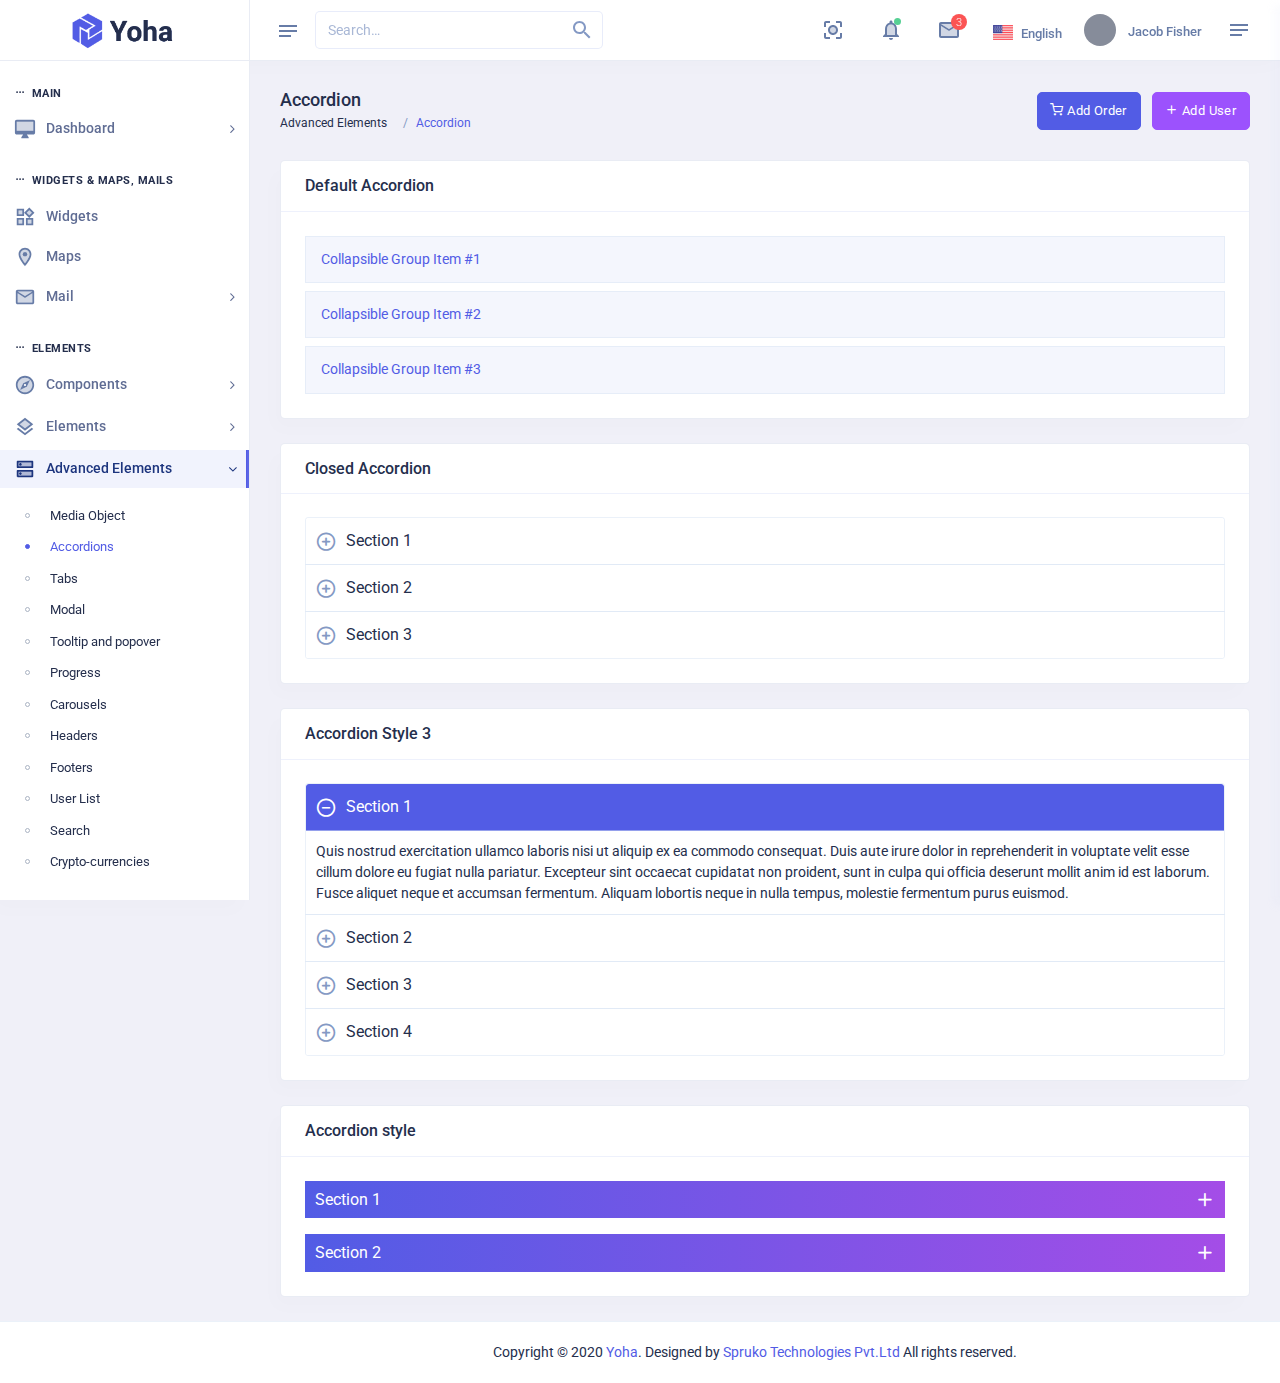
<file: HTML-LTR/Leftmenu-Closed-Light-Sidebar/accordion.html>
<!doctype html>
<html lang="en" dir="ltr">
	<head>

		<!-- META DATA -->
		<meta charset="UTF-8">
		<meta name='viewport' content='width=device-width, initial-scale=1.0, user-scalable=0'>
		<meta http-equiv="X-UA-Compatible" content="IE=edge">
		<meta name="description" content="Yoha –  HTML5 Bootstrap Admin Template">
		<meta name="author" content="Spruko Technologies Private Limited">
		<meta name="keywords" content="admin dashboard html template, admin dashboard template bootstrap 4, analytics dashboard templates, best admin template bootstrap 4, best bootstrap admin template, bootstrap 4 template admin, bootstrap admin template premium, bootstrap admin ui, bootstrap basic admin template, cool admin template, dark admin dashboard, dark admin template, dark dashboard template, dashboard template bootstrap 4, ecommerce dashboard template, html5 admin template, light bootstrap dashboard, sales dashboard template, simple dashboard bootstrap 4, template bootstrap 4 admin">

		<!-- FAVICON -->
		<link rel="shortcut icon" type="image/x-icon" href="../../assets/images/brand/favicon.ico" />

		<!-- TITLE -->
		<title>Yoha –  HTML5 Bootstrap Admin Template</title>

		<!-- BOOTSTRAP CSS -->
		<link href="../../assets/plugins/bootstrap/css/bootstrap.min.css" rel="stylesheet" />

		<!-- STYLE CSS -->
		<link href="../../assets/css/style.css" rel="stylesheet"/>
		<link href="../../assets/css/skin-modes.css" rel="stylesheet"/>
		<link href="../../assets/css/dark-style.css" rel="stylesheet"/>

		<!-- SIDE-MENU CSS -->
		<link href="../../assets/css/closed-sidemenu.css" rel="stylesheet">

		<!--PERFECT SCROLL CSS-->
		<link href="../../assets/plugins/p-scroll/perfect-scrollbar.css" rel="stylesheet"/>

		<!-- CUSTOM SCROLL BAR CSS-->
		<link href="../../assets/plugins/scroll-bar/jquery.mCustomScrollbar.css" rel="stylesheet"/>

		<!-- INTERNAL ACCORDION CSS -->
		<link href="../../assets/plugins/accordion/accordion.css" rel="stylesheet" />

		<!--- FONT-ICONS CSS -->
		<link href="../../assets/css/icons.css" rel="stylesheet"/>

		<!-- SIDEBAR CSS -->
		<link href="../../assets/plugins/sidebar/sidebar.css" rel="stylesheet">

		<!-- COLOR SKIN CSS -->
		<link id="theme" rel="stylesheet" type="text/css" media="all" href="../../assets/colors/color1.css" />

	</head>

	<body class="app sidebar-mini">

		<!-- GLOBAL-LOADER -->
		<div id="global-loader">
			<img src="../../assets/images/loader.svg" class="loader-img" alt="Loader">
		</div>
		<!-- /GLOBAL-LOADER -->

		<!-- PAGE -->
		<div class="page">
			<div class="page-main">

				<!--APP-SIDEBAR-->
				<div class="app-sidebar__overlay" data-toggle="sidebar"></div>
				<aside class="app-sidebar">
					<div class="side-header">
						<a class="header-brand1" href="index.html">
							<img src="../../assets/images/brand/logo.png" class="header-brand-img desktop-logo" alt="logo">
							<img src="../../assets/images/brand/logo-1.png" class="header-brand-img toggle-logo" alt="logo">
							<img src="../../assets/images/brand/logo-2.png" class="header-brand-img light-logo" alt="logo">
							<img src="../../assets/images/brand/logo-3.png" class="header-brand-img light-logo1" alt="logo">
						</a><!-- LOGO -->
					</div>
					<ul class="side-menu">
						<li><h3>Main</h3></li>
						<li class="slide">
							<a class="side-menu__item"  data-toggle="slide" href="#">
								<svg xmlns="http://www.w3.org/2000/svg" height="24" viewBox="0 0 24 24" width="24" class="side-menu__icon"><path d="M0 0h24v24H0V0z" fill="none"/><path d="M3 4h18v10H3z" opacity=".3"/><path d="M21 2H3c-1.1 0-2 .9-2 2v12c0 1.1.9 2 2 2h7l-2 3v1h8v-1l-2-3h7c1.1 0 2-.9 2-2V4c0-1.1-.9-2-2-2zm0 12H3V4h18v10z"/></svg>
								<span class="side-menu__label">Dashboard</span><i class="angle fa fa-angle-right"></i>
							</a>
							<ul class="slide-menu">
								<li><a class="slide-item" href="index.html"><span>Sales Dashboard</span></a></li>
								<li><a class="slide-item"  href="index2.html"><span>Marketing Dashboard</span></a></li>
								<li><a class="slide-item" href="index3.html"><span>App Dashboard</span></a></li>
								<li><a class="slide-item" href="index4.html"><span>LMS Dashboard</span></a></li>
								<li><a class="slide-item" href="index5.html"><span>Analytics Dashboard</span></a></li>
							</ul>
						</li>
						<li><h3>Widgets & Maps, Mails</h3></li>
						<li class="slide">
							<a class="side-menu__item" href="widgets.html">
								<svg xmlns="http://www.w3.org/2000/svg" height="24" viewBox="0 0 24 24" width="24" class="side-menu__icon"><path d="M0 0h24v24H0V0z" fill="none"/><path d="M5 5h4v4H5zm10 10h4v4h-4zM5 15h4v4H5zM16.66 4.52l-2.83 2.82 2.83 2.83 2.83-2.83z" opacity=".3"/><path d="M16.66 1.69L11 7.34 16.66 13l5.66-5.66-5.66-5.65zm-2.83 5.65l2.83-2.83 2.83 2.83-2.83 2.83-2.83-2.83zM3 3v8h8V3H3zm6 6H5V5h4v4zM3 21h8v-8H3v8zm2-6h4v4H5v-4zm8-2v8h8v-8h-8zm6 6h-4v-4h4v4z"/></svg>
								<span class="side-menu__label">Widgets</span>
							</a>
						</li>
						<li class="slide">
							<a class="side-menu__item" href="maps.html">
								<svg xmlns="http://www.w3.org/2000/svg" height="24" viewBox="0 0 24 24" width="24" class="side-menu__icon"><path d="M0 0h24v24H0V0z" fill="none"/><path d="M12 4C9.24 4 7 6.24 7 9c0 2.85 2.92 7.21 5 9.88 2.11-2.69 5-7 5-9.88 0-2.76-2.24-5-5-5zm0 7.5c-1.38 0-2.5-1.12-2.5-2.5s1.12-2.5 2.5-2.5 2.5 1.12 2.5 2.5-1.12 2.5-2.5 2.5z" opacity=".3"/><path d="M12 2C8.13 2 5 5.13 5 9c0 5.25 7 13 7 13s7-7.75 7-13c0-3.87-3.13-7-7-7zM7 9c0-2.76 2.24-5 5-5s5 2.24 5 5c0 2.88-2.88 7.19-5 9.88C9.92 16.21 7 11.85 7 9z"/><circle cx="12" cy="9" r="2.5"/></svg>
								<span class="side-menu__label">Maps</span>
							</a>
						</li>
						<li class="slide">
							<a class="side-menu__item" data-toggle="slide" href="#">
								<svg xmlns="http://www.w3.org/2000/svg" height="24" viewBox="0 0 24 24" width="24" class="side-menu__icon"><path d="M0 0h24v24H0V0z" fill="none"/><path d="M20 8l-8 5-8-5v10h16zm0-2H4l8 4.99z" opacity=".3"/><path d="M4 20h16c1.1 0 2-.9 2-2V6c0-1.1-.9-2-2-2H4c-1.1 0-2 .9-2 2v12c0 1.1.9 2 2 2zM20 6l-8 4.99L4 6h16zM4 8l8 5 8-5v10H4V8z"/></svg>
								<span class="side-menu__label">Mail</span><i class="angle fa fa-angle-right"></i>
							</a>
							<ul class="slide-menu">
								<li><a href="email-compose.html" class="slide-item">Mail-Compose</a></li>
								<li><a href="email-inbox.html" class="slide-item">Mail-Inbox</a></li>
								<li><a href="email-view.html" class="slide-item">View-Mail</a></li>
							</ul>
						</li>
						<li><h3>Elements</h3></li>
						<li class="slide">
							<a class="side-menu__item" data-toggle="slide" href="#">
								<svg xmlns="http://www.w3.org/2000/svg" height="24" viewBox="0 0 24 24" width="24" class="side-menu__icon"><path d="M0 0h24v24H0V0z" fill="none"/><path d="M12 4c-4.41 0-8 3.59-8 8s3.59 8 8 8 8-3.59 8-8-3.59-8-8-8zm2.01 10.01L6.5 17.5l3.49-7.51L17.5 6.5l-3.49 7.51z" opacity=".3"/><path d="M12 2C6.48 2 2 6.48 2 12s4.48 10 10 10 10-4.48 10-10S17.52 2 12 2zm0 18c-4.41 0-8-3.59-8-8s3.59-8 8-8 8 3.59 8 8-3.59 8-8 8zm-5.5-2.5l7.51-3.49L17.5 6.5 9.99 9.99 6.5 17.5zm5.5-6.6c.61 0 1.1.49 1.1 1.1s-.49 1.1-1.1 1.1-1.1-.49-1.1-1.1.49-1.1 1.1-1.1z"/></svg>
								<span class="side-menu__label">Components</span><i class="angle fa fa-angle-right"></i>
							</a>
							<ul class="slide-menu">
								<li><a href="cards.html" class="slide-item"> Cards design</a></li>
								<li><a href="calendar.html" class="slide-item"> Default calendar</a></li>
								<li><a href="calendar2.html" class="slide-item"> Full calendar</a></li>
								<li><a href="chat.html" class="slide-item"> Default Chat</a></li>
								<li><a href="notify.html" class="slide-item"> Notifications</a></li>
								<li><a href="sweetalert.html" class="slide-item"> Sweet alerts</a></li>
								<li><a href="rangeslider.html" class="slide-item"> Range slider</a></li>
								<li><a href="scroll.html" class="slide-item"> Content Scroll bar</a></li>
								<li><a href="loaders.html" class="slide-item"> Loaders</a></li>
								<li><a href="counters.html" class="slide-item"> Counters</a></li>
								<li><a href="rating.html" class="slide-item"> Rating</a></li>
								<li><a href="timeline.html" class="slide-item"> Timeline</a></li>
							</ul>
						</li>
						<li class="slide">
							<a class="side-menu__item" data-toggle="slide" href="#">
								<svg xmlns="http://www.w3.org/2000/svg" height="24" viewBox="0 0 24 24" width="24" class="side-menu__icon"><path d="M0 0h24v24H0V0z" fill="none"/><path d="M6.26 9L12 13.47 17.74 9 12 4.53z" opacity=".3"/><path d="M19.37 12.8l-7.38 5.74-7.37-5.73L3 14.07l9 7 9-7zM12 2L3 9l1.63 1.27L12 16l7.36-5.73L21 9l-9-7zm0 11.47L6.26 9 12 4.53 17.74 9 12 13.47z"/></svg>
								<span class="side-menu__label">Elements</span><i class="angle fa fa-angle-right"></i>
							</a>
							<ul class="slide-menu">
								<li><a href="alerts.html" class="slide-item"> Alerts</a></li>
								<li><a href="buttons.html" class="slide-item"> Buttons</a></li>
								<li><a href="dropdown.html" class="slide-item"> Dropdowns</a></li>
								<li><a href="colors.html" class="slide-item"> Colors</a></li>
								<li><a href="avatarsquare.html" class="slide-item"> Avatar-Square</a></li>
								<li><a href="avatar-round.html" class="slide-item"> Avatar-Rounded</a></li>
								<li><a href="avatar-radius.html" class="slide-item"> Avatar-Radius</a></li>
								<li><a href="list.html" class="slide-item"> Lists & ListGroups</a></li>
								<li><a href="tags.html" class="slide-item"> Tags</a></li>
								<li><a href="pagination.html" class="slide-item"> Pagination</a></li>
								<li><a href="navigation.html" class="slide-item"> Navigation</a></li>
								<li><a href="typography.html" class="slide-item"> Typography</a></li>
								<li><a href="breadcrumbs.html" class="slide-item"> Breadcrumbs</a></li>
								<li><a href="badge.html" class="slide-item"> Badges</a></li>
								<li><a href="jumbotron.html" class="slide-item"> Jumbotron</a></li>
								<li><a href="panels.html" class="slide-item"> Panels</a></li>
								<li><a href="thumbnails.html" class="slide-item"> Thumbnails</a></li>
							</ul>
						</li>
						<li class="slide">
							<a class="side-menu__item" data-toggle="slide" href="#">
								<svg xmlns="http://www.w3.org/2000/svg" height="24" viewBox="0 0 24 24" width="24" class="side-menu__icon"><path d="M0 0h24v24H0V0z" fill="none"/><path d="M5 9h14V5H5v4zm2-3.5c.83 0 1.5.67 1.5 1.5S7.83 8.5 7 8.5 5.5 7.83 5.5 7 6.17 5.5 7 5.5zM5 19h14v-4H5v4zm2-3.5c.83 0 1.5.67 1.5 1.5s-.67 1.5-1.5 1.5-1.5-.67-1.5-1.5.67-1.5 1.5-1.5z" opacity=".3"/><path d="M20 13H4c-.55 0-1 .45-1 1v6c0 .55.45 1 1 1h16c.55 0 1-.45 1-1v-6c0-.55-.45-1-1-1zm-1 6H5v-4h14v4zm-12-.5c.83 0 1.5-.67 1.5-1.5s-.67-1.5-1.5-1.5-1.5.67-1.5 1.5.67 1.5 1.5 1.5zM20 3H4c-.55 0-1 .45-1 1v6c0 .55.45 1 1 1h16c.55 0 1-.45 1-1V4c0-.55-.45-1-1-1zm-1 6H5V5h14v4zM7 8.5c.83 0 1.5-.67 1.5-1.5S7.83 5.5 7 5.5 5.5 6.17 5.5 7 6.17 8.5 7 8.5z"/></svg>
								<span class="side-menu__label">Advanced Elements</span><i class="angle fa fa-angle-right"></i>
							</a>
							<ul class="slide-menu">
								<li><a href="mediaobject.html" class="slide-item"> Media Object</a></li>
								<li><a href="accordion.html" class="slide-item"> Accordions</a></li>
								<li><a href="tabs.html" class="slide-item"> Tabs</a></li>
								<li><a href="modal.html" class="slide-item"> Modal</a></li>
								<li><a href="tooltipandpopover.html" class="slide-item"> Tooltip and popover</a></li>
								<li><a href="progress.html" class="slide-item"> Progress</a></li>
								<li><a href="carousel.html" class="slide-item"> Carousels</a></li>
								<li><a href="headers.html" class="slide-item"> Headers</a></li>
								<li><a href="footers.html" class="slide-item"> Footers</a></li>
								<li><a href="users-list.html" class="slide-item"> User List</a></li>
								<li><a href="search.html" class="slide-item">Search</a></li>
								<li><a href="crypto-currencies.html" class="slide-item"> Crypto-currencies</a></li>
							</ul>
						</li>
						<li><h3>Charts & Tables</h3></li>
						<li class="slide">
							<a class="side-menu__item" data-toggle="slide" href="#">
								<svg xmlns="http://www.w3.org/2000/svg" height="24" viewBox="0 0 24 24" width="24"  class="side-menu__icon"><path d="M0 0h24v24H0V0z" fill="none"/><path d="M5 5v14h14V5H5zm4 12H7v-7h2v7zm4 0h-2V7h2v10zm4 0h-2v-4h2v4z" opacity=".3"/><path d="M19 3H5c-1.1 0-2 .9-2 2v14c0 1.1.9 2 2 2h14c1.1 0 2-.9 2-2V5c0-1.1-.9-2-2-2zm0 16H5V5h14v14zM7 10h2v7H7zm4-3h2v10h-2zm4 6h2v4h-2z"/></svg>
								<span class="side-menu__label">Charts</span><i class="angle fa fa-angle-right"></i>
							</a>
							<ul class="slide-menu">
								<li><a href="chart-chartist.html" class="slide-item">Chart Js</a></li>
								<li><a href="chart-flot.html" class="slide-item"> Flot Charts</a></li>
								<li><a href="chart-echart.html" class="slide-item"> ECharts</a></li>
								<li><a href="chart-morris.html" class="slide-item"> Morris Charts</a></li>
								<li><a href="chart-nvd3.html" class="slide-item"> Nvd3 Charts</a></li>
								<li><a href="charts.html" class="slide-item"> C3 Bar Charts</a></li>
								<li><a href="chart-line.html" class="slide-item"> C3 Line Charts</a></li>
								<li><a href="chart-donut.html" class="slide-item"> C3 Donut Charts</a></li>
								<li><a href="chart-pie.html" class="slide-item"> C3 Pie charts</a></li>
							</ul>
						</li>
						<li class="slide">
							<a class="side-menu__item" data-toggle="slide" href="#">
								<svg xmlns="http://www.w3.org/2000/svg" height="24" viewBox="0 0 24 24" width="24" class="side-menu__icon"><path d="M0 0h24v24H0V0z" fill="none"/><path d="M5 5h15v3H5zm12 5h3v9h-3zm-7 0h5v9h-5zm-5 0h3v9H5z" opacity=".3"/><path d="M20 3H5c-1.1 0-2 .9-2 2v14c0 1.1.9 2 2 2h15c1.1 0 2-.9 2-2V5c0-1.1-.9-2-2-2zM8 19H5v-9h3v9zm7 0h-5v-9h5v9zm5 0h-3v-9h3v9zm0-11H5V5h15v3z"/></svg>
								<span class="side-menu__label">Tables</span><i class="angle fa fa-angle-right"></i>
							</a>
							<ul class="slide-menu">
								<li><a href="tables.html" class="slide-item">Default table</a></li>
								<li><a href="datatable.html" class="slide-item"> Data Tables</a></li>
							</ul>
						</li>
						<li><h3>Forms & Icons</h3></li>
						<li class="slide">
							<a class="side-menu__item" data-toggle="slide" href="#">
								<svg xmlns="http://www.w3.org/2000/svg" height="24" viewBox="0 0 24 24" width="24" class="side-menu__icon"><path d="M0 0h24v24H0V0z" fill="none"/><path d="M13 4H6v16h12V9h-5z" opacity=".3"/><path d="M20 8l-6-6H6c-1.1 0-1.99.9-1.99 2L4 20c0 1.1.89 2 1.99 2H18c1.1 0 2-.9 2-2V8zm-2 12H6V4h7v5h5v11z"/></svg>
								<span class="side-menu__label">Forms</span><i class="angle fa fa-angle-right"></i>
							</a>
							<ul class="slide-menu">
								<li><a href="form-elements.html" class="slide-item"> Form Elements</a></li>
								<li><a href="wysiwyag.html" class="slide-item"> Form Editor</a></li>
								<li><a href="form-wizard.html" class="slide-item"> Form Wizard</a></li>
							</ul>
						</li>
						<li class="slide">
						    <a class="side-menu__item" data-toggle="slide" href="#">
								<svg xmlns="http://www.w3.org/2000/svg" height="24" viewBox="0 0 24 24" width="24" class="side-menu__icon"><path d="M0 0h24v24H0z" fill="none"/><path d="M12 4c-4.41 0-8 3.59-8 8s3.59 8 8 8c.28 0 .5-.22.5-.5 0-.16-.08-.28-.14-.35-.41-.46-.63-1.05-.63-1.65 0-1.38 1.12-2.5 2.5-2.5H16c2.21 0 4-1.79 4-4 0-3.86-3.59-7-8-7zm-5.5 9c-.83 0-1.5-.67-1.5-1.5S5.67 10 6.5 10s1.5.67 1.5 1.5S7.33 13 6.5 13zm3-4C8.67 9 8 8.33 8 7.5S8.67 6 9.5 6s1.5.67 1.5 1.5S10.33 9 9.5 9zm5 0c-.83 0-1.5-.67-1.5-1.5S13.67 6 14.5 6s1.5.67 1.5 1.5S15.33 9 14.5 9zm4.5 2.5c0 .83-.67 1.5-1.5 1.5s-1.5-.67-1.5-1.5.67-1.5 1.5-1.5 1.5.67 1.5 1.5z" opacity=".3"/><path d="M12 2C6.49 2 2 6.49 2 12s4.49 10 10 10c1.38 0 2.5-1.12 2.5-2.5 0-.61-.23-1.21-.64-1.67-.08-.09-.13-.21-.13-.33 0-.28.22-.5.5-.5H16c3.31 0 6-2.69 6-6 0-4.96-4.49-9-10-9zm4 13h-1.77c-1.38 0-2.5 1.12-2.5 2.5 0 .61.22 1.19.63 1.65.06.07.14.19.14.35 0 .28-.22.5-.5.5-4.41 0-8-3.59-8-8s3.59-8 8-8 8 3.14 8 7c0 2.21-1.79 4-4 4z"/><circle cx="6.5" cy="11.5" r="1.5"/><circle cx="9.5" cy="7.5" r="1.5"/><circle cx="14.5" cy="7.5" r="1.5"/><circle cx="17.5" cy="11.5" r="1.5"/></svg>
								<span class="side-menu__label">Icons</span><i class="angle fa fa-angle-right"></i>
							</a>
							<ul class="slide-menu">
								<li><a href="icons.html" class="slide-item"> Font Awesome</a></li>
								<li><a href="icons2.html" class="slide-item"> Material Design Icons</a></li>
								<li><a href="icons3.html" class="slide-item"> Simple Line Icons</a></li>
								<li><a href="icons4.html" class="slide-item"> Feather Icons</a></li>
								<li><a href="icons5.html" class="slide-item"> Ionic Icons</a></li>
								<li><a href="icons6.html" class="slide-item"> Flag Icons</a></li>
								<li><a href="icons7.html" class="slide-item"> pe7 Icons</a></li>
								<li><a href="icons8.html" class="slide-item"> Themify Icons</a></li>
								<li><a href="icons9.html" class="slide-item">Typicons Icons</a></li>
								<li><a href="icons10.html" class="slide-item">Weather Icons</a></li>
							</ul>
						</li>
						<li><h3>Pages</h3></li>
						<li class="slide">
							<a class="side-menu__item" data-toggle="slide" href="#">
								<svg xmlns="http://www.w3.org/2000/svg" height="24" viewBox="0 0 24 24" width="24" class="side-menu__icon"><path d="M0 0h24v24H0V0z" fill="none"/><path d="M7 3h14v14H7z" opacity=".3"/><path d="M3 23h16v-2H3V5H1v16c0 1.1.9 2 2 2zM21 1H7c-1.1 0-2 .9-2 2v14c0 1.1.9 2 2 2h14c1.1 0 2-.9 2-2V3c0-1.1-.9-2-2-2zm0 16H7V3h14v14z"/></svg>
								<span class="side-menu__label">Pages</span><i class="angle fa fa-angle-right"></i>
							</a>
							<ul class="slide-menu">
								<li><a href="profile.html" class="slide-item"> Profile</a></li>
								<li><a href="editprofile.html" class="slide-item"> Edit Profile</a></li>
								<li><a href="gallery.html" class="slide-item"> Gallery</a></li>
								<li><a href="about.html" class="slide-item"> About Company</a></li>
								<li><a href="services.html" class="slide-item"> Services</a></li>
								<li><a href="faq.html" class="slide-item"> FAQS</a></li>
								<li><a href="terms.html" class="slide-item"> Terms</a></li>
								<li><a href="invoice.html" class="slide-item"> Invoice</a></li>
								<li><a href="pricing.html" class="slide-item"> Pricing Tables</a></li>
								<li><a href="blog.html" class="slide-item"> Blog</a></li>
								<li><a href="empty.html" class="slide-item"> Empty Page</a></li>
								<li><a href="construction.html" class="slide-item"> Under Construction</a></li>
							</ul>
						</li>
						<li><h3>E-Commerce</h3></li>
						<li class="slide">
							<a class="side-menu__item" data-toggle="slide" href="#">
								<svg xmlns="http://www.w3.org/2000/svg" height="24" viewBox="0 0 24 24" width="24" class="side-menu__icon"><path d="M0 0h24v24H0V0z" fill="none"/><path d="M15.55 11l2.76-5H6.16l2.37 5z" opacity=".3"/><path d="M15.55 13c.75 0 1.41-.41 1.75-1.03l3.58-6.49c.37-.66-.11-1.48-.87-1.48H5.21l-.94-2H1v2h2l3.6 7.59-1.35 2.44C4.52 15.37 5.48 17 7 17h12v-2H7l1.1-2h7.45zM6.16 6h12.15l-2.76 5H8.53L6.16 6zM7 18c-1.1 0-1.99.9-1.99 2S5.9 22 7 22s2-.9 2-2-.9-2-2-2zm10 0c-1.1 0-1.99.9-1.99 2s.89 2 1.99 2 2-.9 2-2-.9-2-2-2z"/></svg>
								<span class="side-menu__label">E-Commerce</span><i class="angle fa fa-angle-right"></i>
							</a>
							<ul class="slide-menu">
								<li><a href="shop.html" class="slide-item"> Shop</a></li>
								<li><a href="shop-description.html" class="slide-item">Product Details</a></li>
								<li><a href="cart.html" class="slide-item"> Shopping Cart</a></li>
							</ul>
						</li>
						<li><h3>Custom & Error Pages</h3></li>
						<li class="slide">
							<a class="side-menu__item" data-toggle="slide" href="#">
								<svg xmlns="http://www.w3.org/2000/svg" height="24" viewBox="0 0 24 24" width="24" class="side-menu__icon"><path d="M0 0h24v24H0V0z" fill="none"/><path d="M12 4c-4.41 0-8 3.59-8 8s3.59 8 8 8 8-3.59 8-8-3.59-8-8-8zm0 12.5c-2.49 0-4.5-2.01-4.5-4.5S9.51 7.5 12 7.5s4.5 2.01 4.5 4.5-2.01 4.5-4.5 4.5z" opacity=".3"/><path d="M12 2C6.48 2 2 6.48 2 12s4.48 10 10 10 10-4.48 10-10S17.52 2 12 2zm0 18c-4.41 0-8-3.59-8-8s3.59-8 8-8 8 3.59 8 8-3.59 8-8 8zm0-12.5c-2.49 0-4.5 2.01-4.5 4.5s2.01 4.5 4.5 4.5 4.5-2.01 4.5-4.5-2.01-4.5-4.5-4.5zm0 5.5c-.55 0-1-.45-1-1s.45-1 1-1 1 .45 1 1-.45 1-1 1z"/></svg>
								<span class="side-menu__label">Custom Pages</span><i class="angle fa fa-angle-right"></i>
							</a>
							<ul class="slide-menu">
								<li><a href="login.html" class="slide-item"> Login</a></li>
								<li><a href="register.html" class="slide-item"> Register</a></li>
								<li><a href="forgot-password.html" class="slide-item"> Forgot Password</a></li>
								<li><a href="lockscreen.html" class="slide-item"> Lock screen</a></li>
							</ul>
						</li>
						<li class="slide">
							<a class="side-menu__item" data-toggle="slide" href="#">
								<svg xmlns="http://www.w3.org/2000/svg" height="24" viewBox="0 0 24 24" width="24" class="side-menu__icon"><path d="M0 0h24v24H0V0z" fill="none"/><path d="M9.1 5L5 9.1v5.8L9.1 19h5.8l4.1-4.1V9.1L14.9 5H9.1zM12 17c-.55 0-1-.45-1-1s.45-1 1-1 1 .45 1 1-.45 1-1 1zm1-3h-2V7h2v7z" opacity=".3"/><path d="M15.73 3H8.27L3 8.27v7.46L8.27 21h7.46L21 15.73V8.27L15.73 3zM19 14.9L14.9 19H9.1L5 14.9V9.1L9.1 5h5.8L19 9.1v5.8z"/><circle cx="12" cy="16" r="1"/><path d="M11 7h2v7h-2z"/></svg>
								<span class="side-menu__label">Error Pages</span><i class="angle fa fa-angle-right"></i>
							</a>
							<ul class="slide-menu">
								<li><a href="400.html" class="slide-item"> 400</a></li>
								<li><a href="401.html" class="slide-item"> 401</a></li>
								<li><a href="403.html" class="slide-item"> 403</a></li>
								<li><a href="404.html" class="slide-item"> 404</a></li>
								<li><a href="500.html" class="slide-item"> 500</a></li>
								<li><a href="503.html" class="slide-item"> 503</a></li>
							</ul>
						</li>
					</ul>
				</aside>
				<!--/APP-SIDEBAR-->

				<!-- App-Header -->
				<div class="app-header header">
					<div class="container-fluid">
						<div class="d-flex">
							<a class="header-brand d-md-none" href="index.html">
								<img src="../../assets/images/brand/logo-3.png" class="header-brand-img mobile-icon" alt="logo">
								<img src="../../assets/images/brand/logo.png" class="header-brand-img desktop-logo mobile-logo" alt="logo">
							</a>
							<a aria-label="Hide Sidebar" class="app-sidebar__toggle" data-toggle="sidebar" href="#">
								<svg xmlns="http://www.w3.org/2000/svg" height="24" viewBox="0 0 24 24" width="24"><path d="M0 0h24v24H0V0z" fill="none"/><path d="M21 11.01L3 11v2h18zM3 16h12v2H3zM21 6H3v2.01L21 8z"/></svg>
							</a><!-- sidebar-toggle-->
							<div class="header-search d-none d-md-flex">
								<form class="form-inline">
									<div class="search-element">
										<input type="search" class="form-control header-search" placeholder="Search…" aria-label="Search" tabindex="1">
										<button class="btn btn-primary-color" type="submit">
											<svg xmlns="http://www.w3.org/2000/svg" height="24" viewBox="0 0 24 24" width="24"><path d="M0 0h24v24H0V0z" fill="none"/><path d="M15.5 14h-.79l-.28-.27C15.41 12.59 16 11.11 16 9.5 16 5.91 13.09 3 9.5 3S3 5.91 3 9.5 5.91 16 9.5 16c1.61 0 3.09-.59 4.23-1.57l.27.28v.79l5 4.99L20.49 19l-4.99-5zm-6 0C7.01 14 5 11.99 5 9.5S7.01 5 9.5 5 14 7.01 14 9.5 11.99 14 9.5 14z"/></svg>
										</button>
									</div>
								</form>
							</div>
							<div class="d-flex ml-auto header-right-icons header-search-icon">
								<button class="navbar-toggler navresponsive-toggler d-md-none" type="button" data-toggle="collapse" data-target="#navbarSupportedContent-4"
									aria-controls="navbarSupportedContent-4" aria-expanded="false" aria-label="Toggle navigation">
									<svg xmlns="http://www.w3.org/2000/svg" height="24" viewBox="0 0 24 24" width="24" class="navbar-toggler-icon"><path d="M0 0h24v24H0V0z" fill="none"/><path d="M12 8c1.1 0 2-.9 2-2s-.9-2-2-2-2 .9-2 2 .9 2 2 2zm0 2c-1.1 0-2 .9-2 2s.9 2 2 2 2-.9 2-2-.9-2-2-2zm0 6c-1.1 0-2 .9-2 2s.9 2 2 2 2-.9 2-2-.9-2-2-2z"/></svg>
								</button>
								<div class="dropdown d-none d-lg-flex">
									<a class="nav-link icon full-screen-link nav-link-bg">
										<svg xmlns="http://www.w3.org/2000/svg" height="24" viewBox="0 0 24 24" width="24" class="fullscreen-button"><path d="M0 0h24v24H0V0z" fill="none"/><circle cx="12" cy="12" opacity=".3" r="3"/><path d="M7 12c0 2.76 2.24 5 5 5s5-2.24 5-5-2.24-5-5-5-5 2.24-5 5zm8 0c0 1.65-1.35 3-3 3s-3-1.35-3-3 1.35-3 3-3 3 1.35 3 3zM3 19c0 1.1.9 2 2 2h4v-2H5v-4H3v4zM3 5v4h2V5h4V3H5c-1.1 0-2 .9-2 2zm18 0c0-1.1-.9-2-2-2h-4v2h4v4h2V5zm-2 14h-4v2h4c1.1 0 2-.9 2-2v-4h-2v4z"/></svg>
									</a>
								</div><!-- FULL-SCREEN -->
								<div class="dropdown d-none d-md-flex notifications">
									<a class="nav-link icon" data-toggle="dropdown">
										<svg xmlns="http://www.w3.org/2000/svg" height="24" viewBox="0 0 24 24" width="24"><path d="M0 0h24v24H0V0z" fill="none"/><path d="M12 6.5c-2.49 0-4 2.02-4 4.5v6h8v-6c0-2.48-1.51-4.5-4-4.5z" opacity=".3"/><path d="M12 22c1.1 0 2-.9 2-2h-4c0 1.1.9 2 2 2zm6-6v-5c0-3.07-1.63-5.64-4.5-6.32V4c0-.83-.67-1.5-1.5-1.5s-1.5.67-1.5 1.5v.68C7.64 5.36 6 7.92 6 11v5l-2 2v1h16v-1l-2-2zm-2 1H8v-6c0-2.48 1.51-4.5 4-4.5s4 2.02 4 4.5v6z"/></svg>
										<span class="pulse1 bg-success"></span>
									</a>
									<div class="dropdown-menu dropdown-menu-right dropdown-menu-arrow">
										<div class="notifications-menu">
											<a class="dropdown-item d-flex pb-4" href="#">
												<span class="avatar mr-3 br-3 align-self-center avatar-md cover-image bg-primary brround">
													<i class="fe fe-mail"></i></span>
												<div>
													<span class="font-weight-bold"> Commented on your post </span>
													<div class="small text-muted d-flex">
														3 hours ago
													</div>
												</div>
											</a>
											<a class="dropdown-item d-flex pb-4" href="#">
												<span class="avatar avatar-md br-3 mr-3 align-self-center cover-image bg-secondary brround">
													<i class="fe fe-download"></i>
												</span>
												<div>
													<span class="font-weight-bold"> New file has been Uploaded </span>
													<div class="small text-muted d-flex">
														5 hour ago
													</div>
												</div>
											</a>
											<a class="dropdown-item d-flex pb-4" href="#">
												<span class="avatar avatar-md br-3 mr-3 align-self-center cover-image bg-warning brround">
													<i class="fe fe-user"></i>
												</span>
												<div>
													<span class="font-weight-bold"> User account has Updated</span>
													<div class="small text-muted d-flex">
														20 mins ago
													</div>
												</div>
											</a>
											<a class="dropdown-item d-flex pb-4" href="#">
												<span class="avatar avatar-md br-3 mr-3 align-self-center cover-image bg-info brround">
													<i class="fe fe-shopping-cart"></i>
												</span>
												<div>
													<span class="font-weight-bold"> New Order Recevied</span>
													<div class="small text-muted d-flex">
														1 hour ago
													</div>
												</div>
											</a>
											<a class="dropdown-item d-flex pb-4" href="#">
												<span class="avatar avatar-md br-3 mr-3 align-self-center cover-image bg-danger brround">
													<i class="fa fa-commenting-o"></i>
												</span>
												<div>
													<span class="font-weight-bold"> 3 New Comments</span>
													<div class="small text-muted d-flex">
														1 day ago
													</div>
												</div>
											</a>
											<a class="dropdown-item d-flex pb-4" href="#">
												<span class="avatar avatar-md br-3 mr-3 align-self-center cover-image bg-success brround">
													<i class="fe fe-server"></i>
												</span>
												<div>
													<span class="font-weight-bold">Server Rebooted</span>
													<div class="small text-muted d-flex">
														2 hour ago
													</div>
												</div>
											</a>
										</div>
										<div class="dropdown-divider"></div>
										<a href="#" class="dropdown-item text-center">View all Notification</a>
									</div>
								</div><!-- NOTIFICATIONS -->
								<div class="dropdown d-none d-md-flex message">
									<a class="nav-link icon text-center" data-toggle="dropdown">
										<svg xmlns="http://www.w3.org/2000/svg" height="24" viewBox="0 0 24 24" width="24"><path d="M0 0h24v24H0V0z" fill="none"/><path d="M20 8l-8 5-8-5v10h16zm0-2H4l8 4.99z" opacity=".3"/><path d="M4 20h16c1.1 0 2-.9 2-2V6c0-1.1-.9-2-2-2H4c-1.1 0-2 .9-2 2v12c0 1.1.9 2 2 2zM20 6l-8 4.99L4 6h16zM4 8l8 5 8-5v10H4V8z"/></svg>
										<span class="nav-unread badge badge-danger badge-pill pulse">3</span>
									</a>
									<div class="dropdown-menu dropdown-menu-right dropdown-menu-arrow">
										<div class="message-menu">
											<a class="dropdown-item d-flex pb-3" href="#">
												<span class="avatar avatar-md brround mr-3 align-self-center cover-image" data-image-src="../../assets/images/users/1.jpg"></span>
												<div>
													<strong>Madeleine</strong> Hey! there I' am available....
													<div class="small text-muted">
														3 hours ago
													</div>
												</div>
											</a>
											<a class="dropdown-item d-flex pb-3" href="#">
												<span class="avatar avatar-md brround mr-3 align-self-center cover-image" data-image-src="../../assets/images/users/12.jpg"></span>
												<div>
													<strong>Anthony</strong> New product Launching...
													<div class="small text-muted">
														5 hour ago
													</div>
												</div>
											</a>
											<a class="dropdown-item d-flex pb-3" href="#">
												<span class="avatar avatar-md brround mr-3 align-self-center cover-image" data-image-src="../../assets/images/users/4.jpg"></span>
												<div>
													<strong>Olivia</strong> New Schedule Realease......
													<div class="small text-muted">
														45 mintues ago
													</div>
												</div>
											</a>
											<a class="dropdown-item d-flex pb-3" href="#">
												<span class="avatar avatar-md brround mr-3 align-self-center cover-image" data-image-src="../../assets/images/users/15.jpg"></span>
												<div>
													<strong>Sanderson</strong> New Schedule Realease......
													<div class="small text-muted">
														2 days ago
													</div>
												</div>
											</a>
										</div>
										<div class="dropdown-divider"></div>
										<a href="#" class="dropdown-item text-center">See all Messages</a>
									</div>
								</div><!-- MESSAGE-BOX -->
								<div class="dropdown d-none d-xl-flex country-selector">
									<a href="#" class="d-flex nav-link  leading-none" data-toggle="dropdown" aria-expanded="true">
										<img src="../../assets/images/flags/us_flag.jpg" alt="img" class="mr-2 align-self-center">
										<div>
											<strong class="text-dark">English</strong>
										</div>
									</a>
									<div class="dropdown-menu dropdown-menu-right dropdown-menu-arrow">
										<a href="#" class="dropdown-item d-flex pb-3">
											<img src="../../assets/images/flags/french_flag.jpg" alt="flag-img" class="avatar  mr-3 align-self-center">
											<div>
												<strong>French</strong>
											</div>
										</a>
										<a href="#" class="dropdown-item d-flex pb-3">
											<img src="../../assets/images/flags/germany_flag.jpg" alt="flag-img" class="avatar  mr-3 align-self-center">
											<div>
												<strong>Germany</strong>
											</div>
										</a>
										<a href="#" class="dropdown-item d-flex pb-3">
											<img src="../../assets/images/flags/italy_flag.jpg" alt="flag-img" class="avatar  mr-3 align-self-center">
											<div>
												<strong>Italy</strong>
											</div>
										</a>
										<a href="#" class="dropdown-item d-flex pb-3">
											<img src="../../assets/images/flags/russia_flag.jpg" alt="flag-img" class="avatar  mr-3 align-self-center">
											<div>
												<strong>Russia</strong>
											</div>
										</a>
										<a href="#" class="dropdown-item d-flex pb-3">
											<img src="../../assets/images/flags/spain_flag.jpg" alt="flag-img" class="avatar  mr-3 align-self-center">
											<div>
												<strong>Spain</strong>
											</div>
										</a>
									</div>
								</div>
								<div class="dropdown profile-1">
									<a href="#" data-toggle="dropdown" class="nav-link pl-2 pr-2  leading-none d-flex">
										<span>
											<img src="../../assets/images/users/10.jpg" alt="profile-user" class="avatar  mr-xl-3 profile-user brround cover-image">
										</span>
										<div class="text-center mt-1 d-none d-xl-block">
											<h6 class="text-dark mb-0 fs-13 font-weight-semibold">Jacob Fisher</h6>
										</div>
									</a>
									<div class="dropdown-menu dropdown-menu-right dropdown-menu-arrow">
										<a class="dropdown-item" href="#">
											<i class="dropdown-icon mdi mdi-account-outline"></i> My Profile
										</a>
										<a class="dropdown-item" href="#">
											<i class="dropdown-icon zmdi zmdi-edit"></i> Edit Profile
										</a>
										<a class="dropdown-item" href="#">
											<i class="dropdown-icon  mdi mdi-settings"></i> Account Settings
										</a>
										<a class="dropdown-item" href="#">
											<span class="float-right"></span>
											<i class="dropdown-icon mdi  mdi-message-outline"></i> Inbox
										</a>
										<a class="dropdown-item" href="#">
											<i class="dropdown-icon mdi mdi-comment-check-outline"></i> Message
										</a>
										<a class="dropdown-item" href="#">
											<i class="dropdown-icon mdi mdi-compass-outline"></i> Need help?
										</a>
										<a class="dropdown-item" href="login.html">
											<i class="dropdown-icon mdi  mdi-logout-variant"></i> Sign out
										</a>
									</div>
								</div>
								<div class="dropdown d-md-flex header-settings">
									<a href="#" class="nav-link icon " data-toggle="sidebar-right" data-target=".sidebar-right">
										<svg xmlns="http://www.w3.org/2000/svg" height="24" viewBox="0 0 24 24" width="24"><path d="M0 0h24v24H0V0z" fill="none"/><path d="M21 11.01L3 11v2h18zM3 16h12v2H3zM21 6H3v2.01L21 8z"/></svg>
									</a>
								</div><!-- SIDE-MENU -->
							</div>
						</div>
					</div>
				</div>
				<!-- responsive-navbar -->
				<div class="mb-1 navbar navbar-expand-lg  responsive-navbar navbar-dark d-md-none bg-white">
					<div class="collapse navbar-collapse" id="navbarSupportedContent-4">
						<div class="d-flex order-lg-2 ml-auto">
							<div class="dropdown d-sm-flex">
								<a href="#" class="nav-link icon" data-toggle="dropdown">
									<svg xmlns="http://www.w3.org/2000/svg" height="24" viewBox="0 0 24 24" width="24"><path d="M0 0h24v24H0V0z" fill="none"/><path d="M15.5 14h-.79l-.28-.27C15.41 12.59 16 11.11 16 9.5 16 5.91 13.09 3 9.5 3S3 5.91 3 9.5 5.91 16 9.5 16c1.61 0 3.09-.59 4.23-1.57l.27.28v.79l5 4.99L20.49 19l-4.99-5zm-6 0C7.01 14 5 11.99 5 9.5S7.01 5 9.5 5 14 7.01 14 9.5 11.99 14 9.5 14z"/></svg>
								</a>
								<div class="dropdown-menu header-search dropdown-menu-left">
									<div class="input-group w-100 p-2">
										<input type="text" class="form-control " placeholder="Search....">
										<div class="input-group-append ">
											<button type="button" class="btn btn-primary ">
												<svg xmlns="http://www.w3.org/2000/svg" height="24" viewBox="0 0 24 24" width="24"><path d="M0 0h24v24H0V0z" fill="none"/><path d="M15.5 14h-.79l-.28-.27C15.41 12.59 16 11.11 16 9.5 16 5.91 13.09 3 9.5 3S3 5.91 3 9.5 5.91 16 9.5 16c1.61 0 3.09-.59 4.23-1.57l.27.28v.79l5 4.99L20.49 19l-4.99-5zm-6 0C7.01 14 5 11.99 5 9.5S7.01 5 9.5 5 14 7.01 14 9.5 11.99 14 9.5 14z"/></svg>
											</button>
										</div>
									</div>
								</div>
							</div><!-- SEARCH -->
							<div class="dropdown d-md-flex">
								<a class="nav-link icon full-screen-link nav-link-bg">
									<svg xmlns="http://www.w3.org/2000/svg" height="24" viewBox="0 0 24 24" width="24" class="fullscreen-button"><path d="M0 0h24v24H0V0z" fill="none"/><circle cx="12" cy="12" opacity=".3" r="3"/><path d="M7 12c0 2.76 2.24 5 5 5s5-2.24 5-5-2.24-5-5-5-5 2.24-5 5zm8 0c0 1.65-1.35 3-3 3s-3-1.35-3-3 1.35-3 3-3 3 1.35 3 3zM3 19c0 1.1.9 2 2 2h4v-2H5v-4H3v4zM3 5v4h2V5h4V3H5c-1.1 0-2 .9-2 2zm18 0c0-1.1-.9-2-2-2h-4v2h4v4h2V5zm-2 14h-4v2h4c1.1 0 2-.9 2-2v-4h-2v4z"/></svg>
								</a>
							</div><!-- FULL-SCREEN -->
							<div class="dropdown d-md-flex notifications">
								<a class="nav-link icon" data-toggle="dropdown">
									<svg xmlns="http://www.w3.org/2000/svg" height="24" viewBox="0 0 24 24" width="24"><path d="M0 0h24v24H0V0z" fill="none"/><path d="M12 6.5c-2.49 0-4 2.02-4 4.5v6h8v-6c0-2.48-1.51-4.5-4-4.5z" opacity=".3"/><path d="M12 22c1.1 0 2-.9 2-2h-4c0 1.1.9 2 2 2zm6-6v-5c0-3.07-1.63-5.64-4.5-6.32V4c0-.83-.67-1.5-1.5-1.5s-1.5.67-1.5 1.5v.68C7.64 5.36 6 7.92 6 11v5l-2 2v1h16v-1l-2-2zm-2 1H8v-6c0-2.48 1.51-4.5 4-4.5s4 2.02 4 4.5v6z"/></svg>
									<span class="pulse1 bg-success"></span>
								</a>
								<div class="dropdown-menu dropdown-menu-right dropdown-menu-arrow">
									<div class="notifications-menu">
										<a class="dropdown-item d-flex pb-4" href="#">
											<span class="avatar mr-3 br-3 align-self-center avatar-md cover-image bg-primary brround">
												<i class="fe fe-mail"></i></span>
											<div>
												<span class="font-weight-bold"> Commented on your post </span>
												<div class="small text-muted d-flex">
													3 hours ago
												</div>
											</div>
										</a>
										<a class="dropdown-item d-flex pb-4" href="#">
											<span class="avatar avatar-md br-3 mr-3 align-self-center cover-image bg-secondary brround">
												<i class="fe fe-download"></i>
											</span>
											<div>
												<span class="font-weight-bold"> New file has been Uploaded </span>
												<div class="small text-muted d-flex">
													5 hour ago
												</div>
											</div>
										</a>
										<a class="dropdown-item d-flex pb-4" href="#">
											<span class="avatar avatar-md br-3 mr-3 align-self-center cover-image bg-warning brround">
												<i class="fe fe-user"></i>
											</span>
											<div>
												<span class="font-weight-bold"> User account has Updated</span>
												<div class="small text-muted d-flex">
													20 mins ago
												</div>
											</div>
										</a>
										<a class="dropdown-item d-flex pb-4" href="#">
											<span class="avatar avatar-md br-3 mr-3 align-self-center cover-image bg-info brround">
												<i class="fe fe-shopping-cart"></i>
											</span>
											<div>
												<span class="font-weight-bold"> New Order Recevied</span>
												<div class="small text-muted d-flex">
													1 hour ago
												</div>
											</div>
										</a>
										<a class="dropdown-item d-flex pb-4" href="#">
											<span class="avatar avatar-md br-3 mr-3 align-self-center cover-image bg-danger brround">
												<i class="fa fa-commenting-o"></i>
											</span>
											<div>
												<span class="font-weight-bold"> 3 New Comments</span>
												<div class="small text-muted d-flex">
													1 day ago
												</div>
											</div>
										</a>
										<a class="dropdown-item d-flex pb-4" href="#">
											<span class="avatar avatar-md br-3 mr-3 align-self-center cover-image bg-success brround">
												<i class="fe fe-server"></i>
											</span>
											<div>
												<span class="font-weight-bold">Server Rebooted</span>
												<div class="small text-muted d-flex">
													2 hour ago
												</div>
											</div>
										</a>
									</div>
									<div class="dropdown-divider"></div>
									<a href="#" class="dropdown-item text-center">View all Notification</a>
								</div>
							</div><!-- NOTIFICATIONS -->
							<div class="dropdown d-md-flex message">
								<a class="nav-link icon text-center" data-toggle="dropdown">
									<svg xmlns="http://www.w3.org/2000/svg" height="24" viewBox="0 0 24 24" width="24"><path d="M0 0h24v24H0V0z" fill="none"/><path d="M20 8l-8 5-8-5v10h16zm0-2H4l8 4.99z" opacity=".3"/><path d="M4 20h16c1.1 0 2-.9 2-2V6c0-1.1-.9-2-2-2H4c-1.1 0-2 .9-2 2v12c0 1.1.9 2 2 2zM20 6l-8 4.99L4 6h16zM4 8l8 5 8-5v10H4V8z"/></svg>
									<span class="nav-unread badge badge-danger badge-pill pulse">3</span>
								</a>
								<div class="dropdown-menu dropdown-menu-right dropdown-menu-arrow">
									<div class="message-menu">
										<a class="dropdown-item d-flex pb-3" href="#">
											<span class="avatar avatar-md brround mr-3 align-self-center cover-image" data-image-src="../../assets/images/users/1.jpg"></span>
											<div>
												<strong>Madeleine</strong> Hey! there I' am available....
												<div class="small text-muted">
													3 hours ago
												</div>
											</div>
										</a>
										<a class="dropdown-item d-flex pb-3" href="#">
											<span class="avatar avatar-md brround mr-3 align-self-center cover-image" data-image-src="../../assets/images/users/12.jpg"></span>
											<div>
												<strong>Anthony</strong> New product Launching...
												<div class="small text-muted">
													5 hour ago
												</div>
											</div>
										</a>
										<a class="dropdown-item d-flex pb-3" href="#">
											<span class="avatar avatar-md brround mr-3 align-self-center cover-image" data-image-src="../../assets/images/users/4.jpg"></span>
											<div>
												<strong>Olivia</strong> New Schedule Realease......
												<div class="small text-muted">
													45 mintues ago
												</div>
											</div>
										</a>
										<a class="dropdown-item d-flex pb-3" href="#">
											<span class="avatar avatar-md brround mr-3 align-self-center cover-image" data-image-src="../../assets/images/users/15.jpg"></span>
											<div>
												<strong>Sanderson</strong> New Schedule Realease......
												<div class="small text-muted">
													2 days ago
												</div>
											</div>
										</a>
									</div>
									<div class="dropdown-divider"></div>
									<a href="#" class="dropdown-item text-center">See all Messages</a>
								</div>
							</div><!-- MESSAGE-BOX -->
							<div class="dropdown d-md-flex country-selector">
								<a href="#" class="d-flex nav-link icon leading-none" data-toggle="dropdown" aria-expanded="true">
									<img src="../../assets/images/flags/us_flag.jpg" alt="img" class="mr-2 align-self-center">
									<div>
										<strong class="text-dark fs-13">English</strong>
									</div>
								</a>
								<div class="dropdown-menu dropdown-menu-right dropdown-menu-arrow">
									<a href="#" class="dropdown-item d-flex pb-3">
										<img src="../../assets/images/flags/french_flag.jpg" alt="flag-img" class="avatar  mr-3 align-self-center">
										<div>
											<strong>French</strong>
										</div>
									</a>
									<a href="#" class="dropdown-item d-flex pb-3">
										<img src="../../assets/images/flags/germany_flag.jpg" alt="flag-img" class="avatar  mr-3 align-self-center">
										<div>
											<strong>Germany</strong>
										</div>
									</a>
									<a href="#" class="dropdown-item d-flex pb-3">
										<img src="../../assets/images/flags/italy_flag.jpg" alt="flag-img" class="avatar  mr-3 align-self-center">
										<div>
											<strong>Italy</strong>
										</div>
									</a>
									<a href="#" class="dropdown-item d-flex pb-3">
										<img src="../../assets/images/flags/russia_flag.jpg" alt="flag-img" class="avatar  mr-3 align-self-center">
										<div>
											<strong>Russia</strong>
										</div>
									</a>
									<a href="#" class="dropdown-item d-flex pb-3">
										<img src="../../assets/images/flags/spain_flag.jpg" alt="flag-img" class="avatar  mr-3 align-self-center">
										<div>
											<strong>Spain</strong>
										</div>
									</a>
								</div>
							</div>
						</div>
					</div>
				</div><!-- End responsive-navbar -->
				<!-- App-Header -->

                <!--app-content open-->
				<div class="app-content">
					<div class="side-app">

						<!-- PAGE-HEADER -->
						<div class="page-header">
							<div>
								<h1 class="page-title">Accordion</h1>
								<ol class="breadcrumb">
									<li class="breadcrumb-item"><a href="#">Advanced Elements</a></li>
									<li class="breadcrumb-item active" aria-current="page">Accordion</li>
								</ol>
							</div>
							<div class="ml-auto pageheader-btn">
								<a href="#" class="btn btn-primary btn-icon text-white mr-2">
									<span>
										<i class="fe fe-shopping-cart"></i>
									</span> Add Order
								</a>
								<a href="#" class="btn btn-secondary btn-icon text-white">
									<span>
										<i class="fe fe-plus"></i>
									</span> Add User
								</a>
							</div>
						</div>
						<!-- PAGE-HEADER END -->

						<!-- ROW-1 OPEN -->
						<div class="row row-deck">
							<div class="col-sm-12 col-md-12 col-lg-12 col-xl-12">
								<div class="card">
									<div class="card-header">
										<h3 class="card-title">Default Accordion</h3>
									</div>
									<div class="card-body">
										<div class="panel-group" id="accordion" role="tablist" aria-multiselectable="true">
											<div class="panel panel-default active">
												<div class="panel-heading " role="tab" id="headingOne">
													<h4 class="panel-title">
														<a role="button" data-toggle="collapse" data-parent="#accordion" href="#collapseOne" aria-expanded="true" aria-controls="collapseOne">

															Collapsible Group Item #1
														</a>
													</h4>
												</div>
												<div id="collapseOne" class="panel-collapse collapse" role="tabpanel" aria-labelledby="headingOne">
													<div class="panel-body">
														Anim pariatur cliche reprehenderit, enim eiusmod high life accusamus terry richardson ad squid. 3 wolf moon officia aute, non cupidatat skateboard dolor brunch. Food truck quinoa nesciunt laborum eiusmod. Brunch 3 wolf moon tempor, sunt aliqua put a bird on it squid single-origin coffee nulla assumenda shoreditch et. Nihil anim keffiyeh helvetica, craft beer labore wes anderson cred nesciunt sapiente ea proident. Ad vegan excepteur butcher vice lomo. Leggings occaecat craft beer farm-to-table, raw denim aesthetic synth nesciunt you probably haven't heard of them accusamus labore sustainable VHS.
													</div>
												</div>
											</div>
											<div class="panel panel-default mt-2">
												<div class="panel-heading" role="tab" id="headingTwo">
													<h4 class="panel-title">
														<a class="collapsed" role="button" data-toggle="collapse" data-parent="#accordion" href="#collapseTwo" aria-expanded="false" aria-controls="collapseTwo">

															Collapsible Group Item #2
														</a>
													</h4>
												</div>
												<div id="collapseTwo" class="panel-collapse collapse" role="tabpanel" aria-labelledby="headingTwo">
													<div class="panel-body">
														Anim pariatur cliche reprehenderit, enim eiusmod high life accusamus terry richardson ad squid. 3 wolf moon officia aute, non cupidatat skateboard dolor brunch. Food truck quinoa nesciunt laborum eiusmod. Brunch 3 wolf moon tempor, sunt aliqua put a bird on it squid single-origin coffee nulla assumenda shoreditch et. Nihil anim keffiyeh helvetica, craft beer labore wes anderson cred nesciunt sapiente ea proident. Ad vegan excepteur butcher vice lomo. Leggings occaecat craft beer farm-to-table, raw denim aesthetic synth nesciunt you probably haven't heard of them accusamus labore sustainable VHS.
													</div>
												</div>
											</div>
											<div class="panel panel-default mt-2">
												<div class="panel-heading" role="tab" id="headingThree">
													<h4 class="panel-title">
														<a class="collapsed" role="button" data-toggle="collapse" data-parent="#accordion" href="#collapseThree" aria-expanded="false" aria-controls="collapseThree">

															Collapsible Group Item #3
														</a>
													</h4>
												</div>
												<div id="collapseThree" class="panel-collapse collapse" role="tabpanel" aria-labelledby="headingThree">
													<div class="panel-body">
														Anim pariatur cliche reprehenderit, enim eiusmod high life accusamus terry richardson ad squid. 3 wolf moon officia aute, non cupidatat skateboard dolor brunch. Food truck quinoa nesciunt laborum eiusmod. Brunch 3 wolf moon tempor, sunt aliqua put a bird on it squid single-origin coffee nulla assumenda shoreditch et. Nihil anim keffiyeh helvetica, craft beer labore wes anderson cred nesciunt sapiente ea proident. Ad vegan excepteur butcher vice lomo. Leggings occaecat craft beer farm-to-table, raw denim aesthetic synth nesciunt you probably haven't heard of them accusamus labore sustainable VHS.
													</div>
												</div>
											</div>
										</div><!-- PANEL-GROUP -->
									</div>
								</div>
							</div><!-- COL-END -->
							<div class="col-sm-12 col-md-12 col-lg-12 col-xl-12">
								<div class="card">
									<div class="card-header">
										<h3 class="card-title">Closed Accordion</h3>
									</div>
									<div class="card-body">
										<!-- ACCORDION BEGIN -->
										<ul class="demo-accordion accordionjs m-0" data-active-index="false">
											<!-- SECTION 1 -->
											<li>
												<div><h3>Section 1</h3></div>
												<div>
													<!-- Your text here. For this demo, the content is generated automatically. -->
												</div>
											</li>
											<!-- SECTION 2 -->
											<li>
												<div><h3>Section 2</h3></div>
												<div>
													<!-- Your text here. For this demo, the content is generated automatically. -->
												</div>
											</li>
											<!-- SECTION 3 -->
											<li>
												<div><h3>Section 3</h3></div>
												<div>
													<!-- Your text here. For this demo, the content is generated automatically. -->
												</div>
											</li>
										</ul>
									</div>
								</div>
							</div><!-- COL-END -->
						</div>
						<!-- ROW-1 CLOSED -->

						<!-- ROW-2 OPEN -->
						<div class="row">
							<div class="col-lg-12">
								<div class="card">
									<div class="card-header">
										<h3 class="card-title">Accordion Style 3</h3>
									</div>
									<div class="card-body">
										<ul class="demo-accordion accordionjs m-0">
											<li>
												<div><h3>Section 1</h3></div>
												<div>
													<!-- Your text here. For this demo, the content is generated automatically. -->
												</div>
											</li>
											<li>
												<div><h3>Section 2</h3></div>
												<div>
													<!-- Your text here. For this demo, the content is generated automatically. -->
												</div>
											</li>
											<li>
												<div><h3>Section 3</h3></div>
												<div>
													<!-- Your text here. For this demo, the content is generated automatically. -->
												</div>
											</li>
											<li>
												<div><h3>Section 4</h3></div>
												<div>
													<!-- Your text here. For this demo, the content is generated automatically. -->
												</div>
											</li>
										</ul>
									</div>
								</div>
								<div class="card">
									<div class="card-header">
										<h3 class="card-title">Accordion style</h3>
									</div>
									<div class="card-body">
										<div class="panel-group1" id="accordion1">
											<div class="panel panel-default mb-4">
												<div class="panel-heading1 ">
													<h4 class="panel-title1">
														<a class="accordion-toggle collapsed" data-toggle="collapse" data-parent="#accordion" href="#collapseFour" aria-expanded="false">Section 1</a>
													</h4>
												</div>
												<div id="collapseFour" class="panel-collapse collapse" role="tabpanel" aria-expanded="false">
													<div class="panel-body">
														<p>All the Lorem Ipsum generators on the Internet tend to repeat predefined chunks as necessary, making this the first true generator on the Internet. It uses a dictionary of over 200 Latin words </p>
														<p>Lorem Ipsum is simply dummy text of the printing and typesetting industry. Lorem Ipsum has been the industry's standard dummy text ever since the 1500s, when an unknown printer took a galley of type and scrambled.Nor again is there anyone who loves or pursues or desires to obtain pain of itself, because it is pain, but because occasionally circumstances occur in which toil and pain can procure him some great pleasure. To take a trivial example, which of us ever undertakes laborious physical exercise</p>
													</div>
												</div>
											</div>
											<div class="panel panel-default">
												<div class="panel-heading1">
													<h4 class="panel-title1">
														<a class="accordion-toggle collapsed" data-toggle="collapse" data-parent="#accordion" href="#collapseFive" aria-expanded="false">Section 2</a>
													</h4>
												</div>
												<div id="collapseFive" class="panel-collapse collapse" role="tabpanel" aria-expanded="false">
													<div class="panel-body">
														<p>All the Lorem Ipsum generators on the Internet tend to repeat predefined chunks as necessary, making this the first true generator on the Internet. It uses a dictionary of over 200 Latin words </p>
														<p>Lorem Ipsum is simply dummy text of the printing and typesetting industry. Lorem Ipsum has been the industry's standard dummy text ever since the 1500s, when an unknown printer took a galley of type and scrambled.Nor again is there anyone who loves or pursues or desires to obtain pain of itself, because it is pain, but because occasionally circumstances occur in which toil and pain can procure him some great pleasure. To take a trivial example, which of us ever undertakes laborious physical exercise</p>
													</div>
												</div>
											</div>
										</div>
									</div>
								</div>
							</div><!-- COL-END -->
						</div>
						<!-- ROW-2 CLOSED OPEN -->
					</div>
				</div>
				<!-- CONTAINER CLOSED -->
			</div>

			<!-- SIDE-BAR -->
			<div class="sidebar sidebar-right sidebar-animate">
			   <div class="">
					<a href="#" class="sidebar-icon text-right float-right" data-toggle="sidebar-right" data-target=".sidebar-right"><i class="fe fe-x"></i></a>
				</div>
				<div class="p-3 border-bottom">
					<h5 class="border-bottom-0 mb-0">General Settings</h5>
				</div>
				<div class="p-4">
					<div class="switch-settings">
						<div class="d-flex mb-2">
							<span class="mr-auto fs-15">Notifications</span>
							<label class="custom-switch">
								<input type="checkbox" name="custom-switch-checkbox" class="custom-switch-input">
								<span class="custom-switch-indicator"></span>
							</label>
						</div>
						<div class="d-flex mb-2">
							<span class="mr-auto fs-15">Show your emails</span>
							<label class="custom-switch">
								<input type="checkbox" name="custom-switch-checkbox" class="custom-switch-input">
								<span class="custom-switch-indicator"></span>
							</label>
						</div>
						<div class="d-flex mb-2">
							<span class="mr-auto fs-15">Show Task statistics</span>
							<label class="custom-switch">
								<input type="checkbox" name="custom-switch-checkbox" class="custom-switch-input">
								<span class="custom-switch-indicator"></span>
							</label>
						</div>
						<div class="d-flex mb-2">
							<span class="mr-auto fs-15">Show recent activity</span>
							<label class="custom-switch">
								<input type="checkbox" name="custom-switch-checkbox" class="custom-switch-input">
								<span class="custom-switch-indicator"></span>
							</label>
						</div>
						<div class="d-flex mb-2">
							<span class="mr-auto fs-15">System Logs</span>
							<label class="custom-switch">
								<input type="checkbox" name="custom-switch-checkbox" class="custom-switch-input">
								<span class="custom-switch-indicator"></span>
							</label>
						</div>
						<div class="d-flex mb-2">
							<span class="mr-auto fs-15">Error Reporting</span>
							<label class="custom-switch">
								<input type="checkbox" name="custom-switch-checkbox" class="custom-switch-input">
								<span class="custom-switch-indicator"></span>
							</label>
						</div>
						<div class="d-flex mb-2">
							<span class="mr-auto fs-15">Show your status to all</span>
							<label class="custom-switch">
								<input type="checkbox" name="custom-switch-checkbox" class="custom-switch-input">
								<span class="custom-switch-indicator"></span>
							</label>
						</div>
						<div class="d-flex mb-2">
							<span class="mr-auto fs-15">Keep up to date</span>
							<label class="custom-switch">
								<input type="checkbox" name="custom-switch-checkbox" class="custom-switch-input">
								<span class="custom-switch-indicator"></span>
							</label>
						</div>
					</div>
				</div>
				<div class="p-3 border-bottom">
					<h5 class="border-bottom-0 mb-0">Overview</h5>
				</div>
				<div class="p-4">
					<div class="progress-wrapper">
						<div class="mb-3">
							<p class="mb-2">Achieves<span class="float-right text-muted font-weight-normal">80%</span></p>
							<div class="progress h-1">
								<div class="progress-bar bg-primary w-80 " role="progressbar"></div>
							</div>
						</div>
					</div>
					<div class="progress-wrapper pt-2">
						<div class="mb-3">
							<p class="mb-2">Projects<span class="float-right text-muted font-weight-normal">60%</span></p>
							<div class="progress h-1">
								<div class="progress-bar bg-secondary w-60 " role="progressbar"></div>
							</div>
						</div>
					</div>
					<div class="progress-wrapper pt-2">
						<div class="mb-3">
							<p class="mb-2">Earnings<span class="float-right text-muted font-weight-normal">50%</span></p>
							<div class="progress h-1">
								<div class="progress-bar bg-success w-50" role="progressbar"></div>
							</div>
						</div>
					</div>
					<div class="progress-wrapper pt-2">
						<div class="mb-3">
							<p class="mb-2">Balance<span class="float-right text-muted font-weight-normal">45%</span></p>
							<div class="progress h-1">
								<div class="progress-bar bg-warning w-45 " role="progressbar"></div>
							</div>
						</div>
					</div>
					<div class="progress-wrapper pt-2">
						<div class="mb-3">
							<p class="mb-2">Toatal Profits<span class="float-right text-muted font-weight-normal">75%</span></p>
							<div class="progress h-1">
								<div class="progress-bar bg-danger w-75" role="progressbar"></div>
							</div>
						</div>
					</div>
					<div class="progress-wrapper pt-2">
						<div class="mb-3">
							<p class="mb-2">Total Likes<span class="float-right text-muted font-weight-normal">70%</span></p>
							<div class="progress h-1">
								<div class="progress-bar bg-teal w-70" role="progressbar"></div>
							</div>
						</div>
					</div>
				</div>
			</div>
			<!-- SIDE-BAR CLOSED -->


			<!-- FOOTER -->
			<footer class="footer">
				<div class="container">
					<div class="row align-items-center flex-row-reverse">
						<div class="col-md-12 col-sm-12 text-center">
							Copyright © 2020 <a href="#">Yoha</a>. Designed by <a href="#"> Spruko Technologies Pvt.Ltd </a> All rights reserved.
						</div>
					</div>
				</div>
			</footer>
			<!-- FOOTER CLOSED -->
		</div>

		<!-- BACK-TO-TOP -->
		<a href="#top" id="back-to-top"><i class="fa fa-angle-up"></i></a>

		<!-- JQUERY JS -->
		<script src="../../assets/js/jquery-3.4.1.min.js"></script>

		<!-- BOOTSTRAP JS -->
		<script src="../../assets/plugins/bootstrap/js/bootstrap.bundle.min.js"></script>
		<script src="../../assets/plugins/bootstrap/js/popper.min.js"></script>

		<!-- SPARKLINE JS -->
		<script src="../../assets/js/jquery.sparkline.min.js"></script>

		<!-- CHART-CIRCLE JS -->
		<script src="../../assets/js/circle-progress.min.js"></script>

		<!-- RATING STAR JS -->
		<script src="../../assets/plugins/rating/jquery.rating-stars.js"></script>

		<!-- EVA-ICONS JS -->
		<script src="../../assets/iconfonts/eva.min.js"></script>

        <!-- SIDE-MENU JS-->
		<script src="../../assets/plugins/sidemenu/sidemenu.js"></script>

		<!-- PERFECT SCROLL BAR js-->
		<script src="../../assets/plugins/p-scroll/perfect-scrollbar.min.js"></script>
		<script src="../../assets/plugins/sidemenu/sidemenu-scroll.js"></script>

		<!-- INTERNAL ACCORDION JS -->
		<script src="../../assets/plugins/accordion/accordion.min.js"></script>
		<script src="../../assets/plugins/accordion/accordion.js"></script>

		<!-- CUSTOM SCROLL BAR JS-->
		<script src="../../assets/plugins/scroll-bar/jquery.mCustomScrollbar.concat.min.js"></script>

		<!-- SIDEBAR JS -->
		<script src="../../assets/plugins/sidebar/sidebar.js"></script>

		<!-- CUSTOM JS-->
		<script src="../../assets/js/custom.js"></script>

	</body>
</html>
</file>
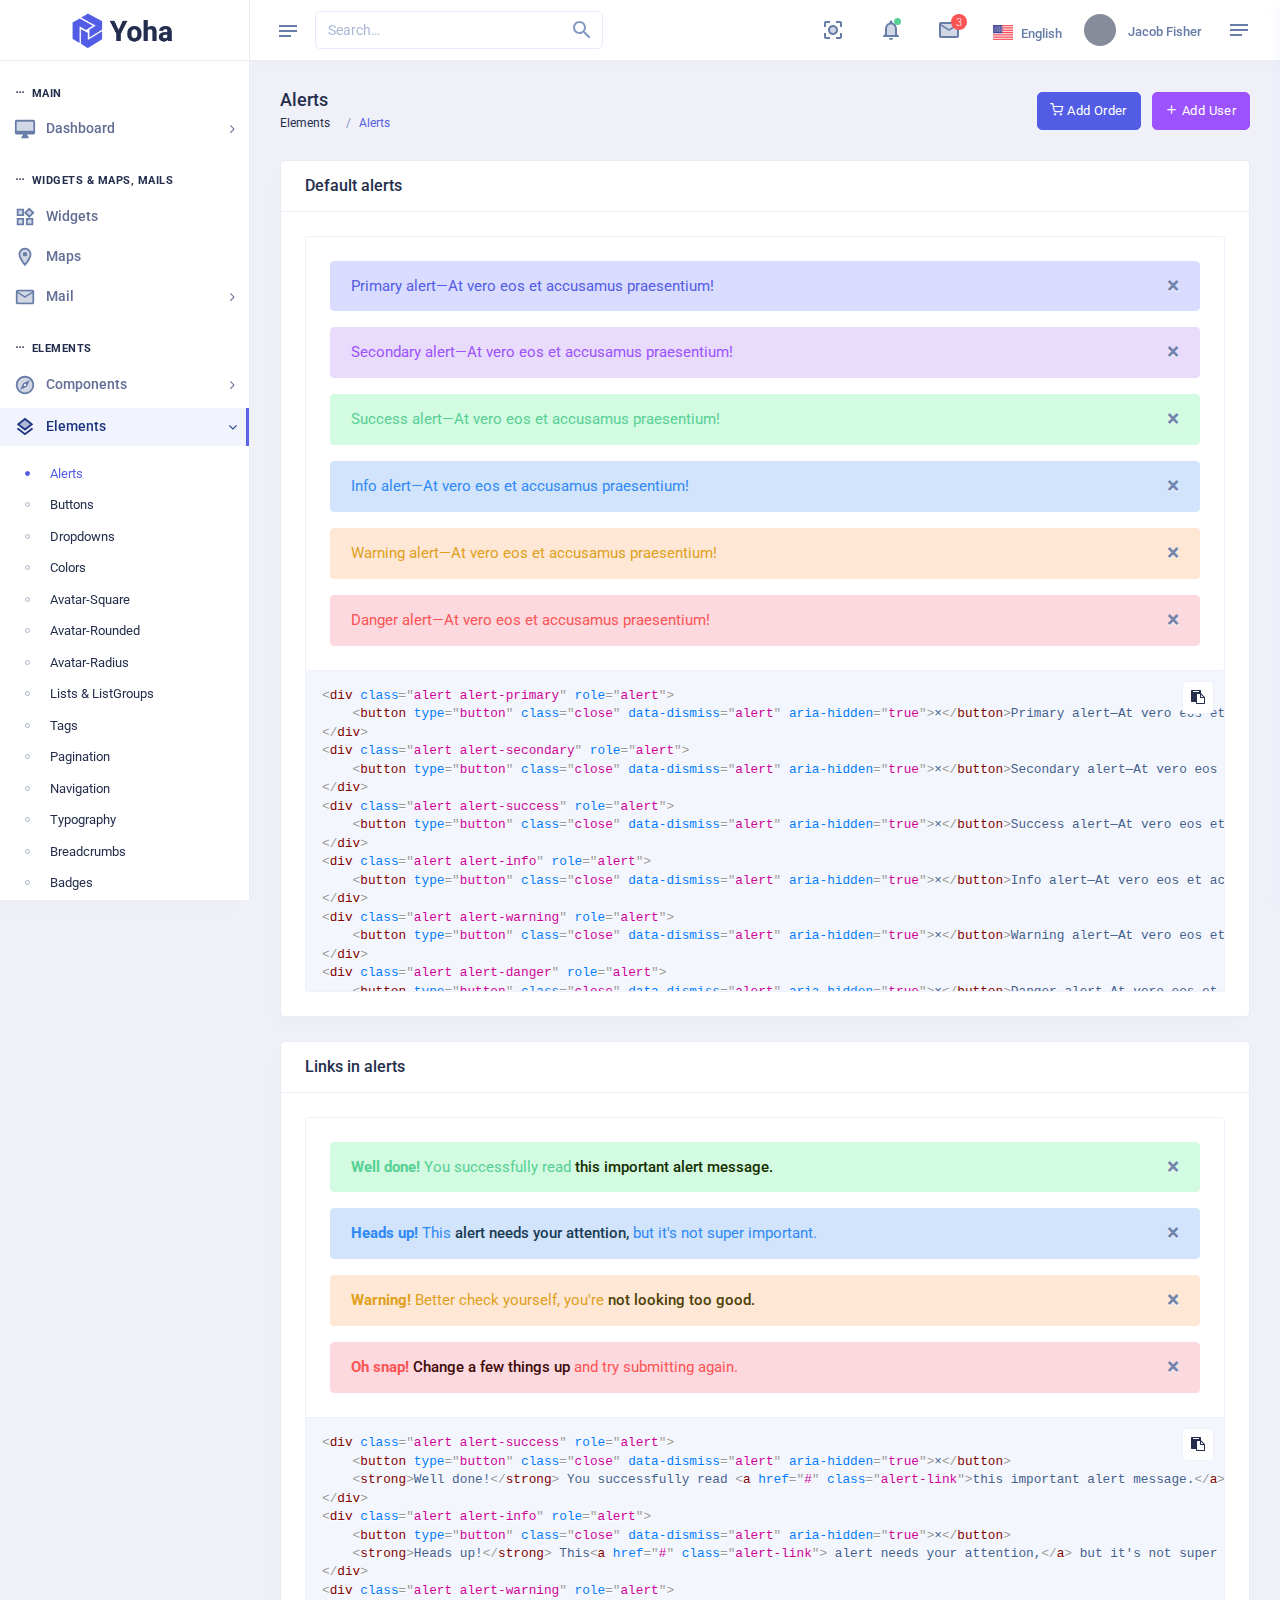
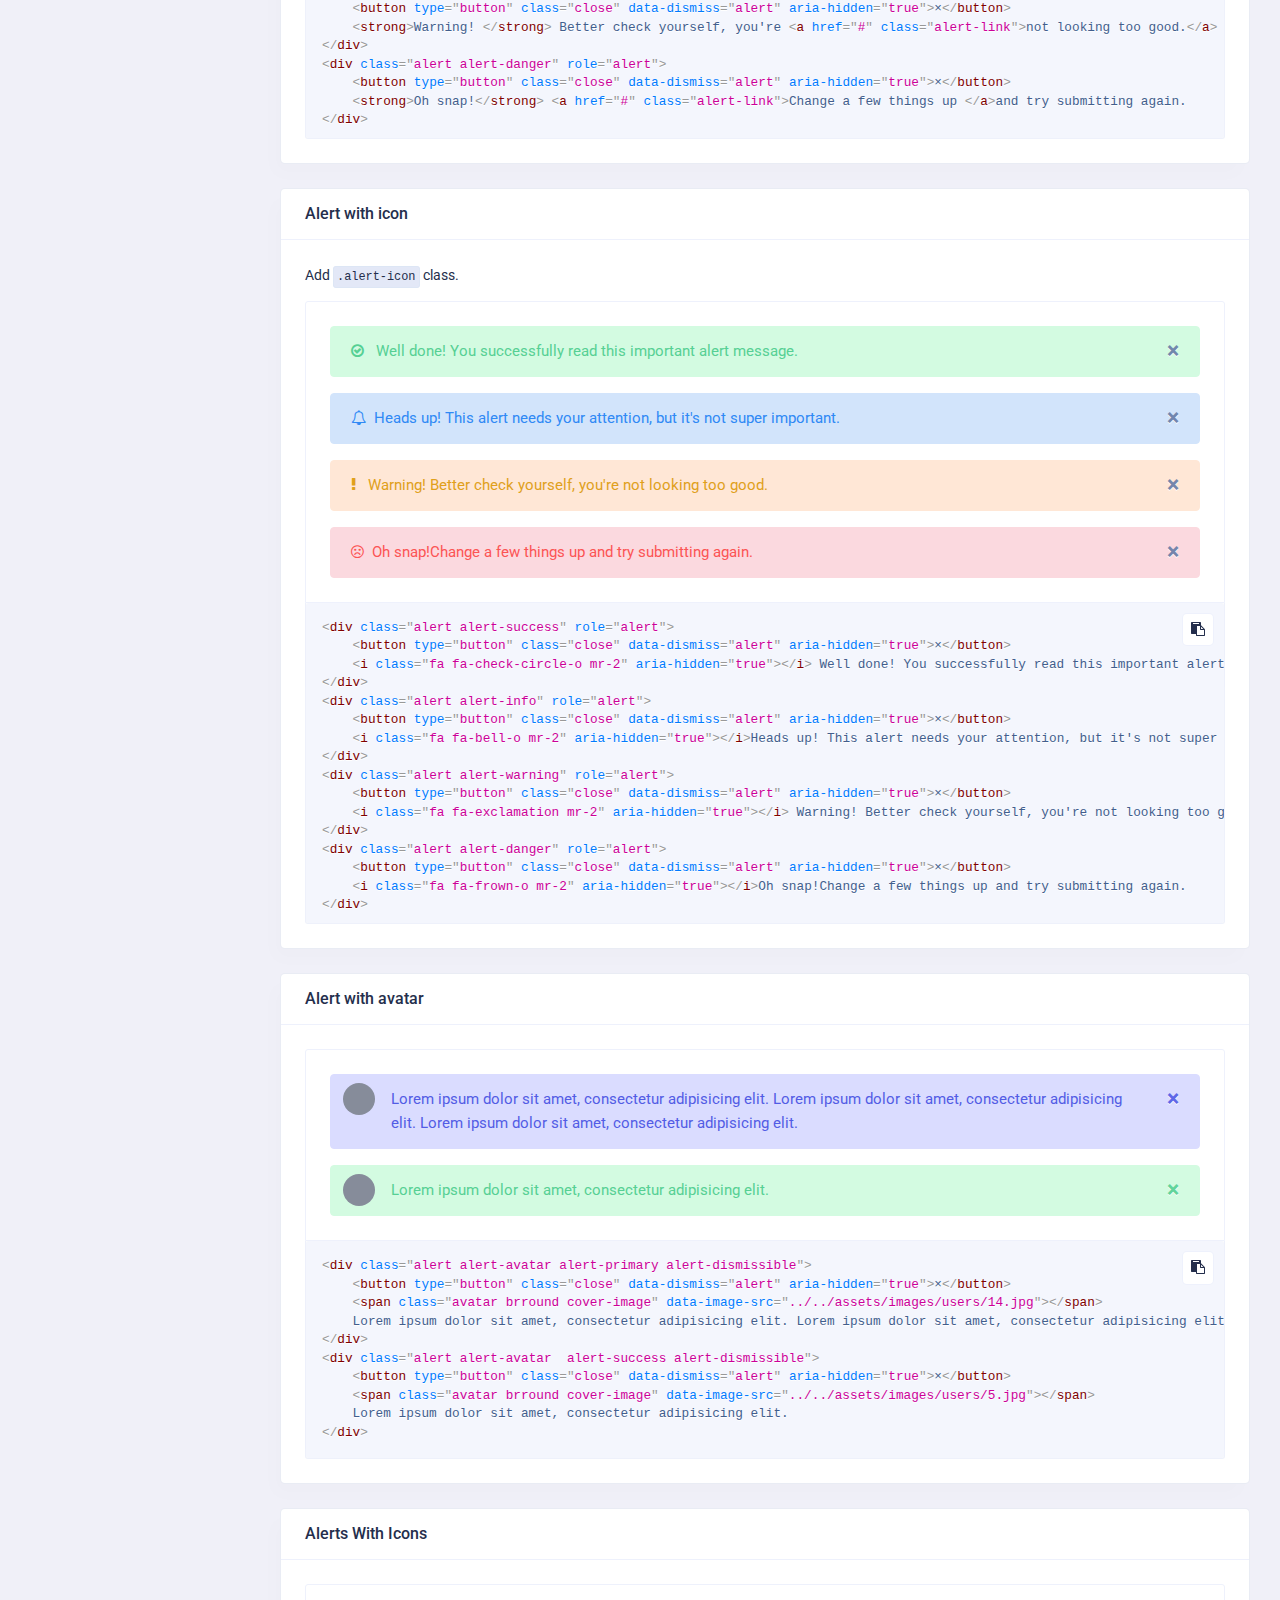
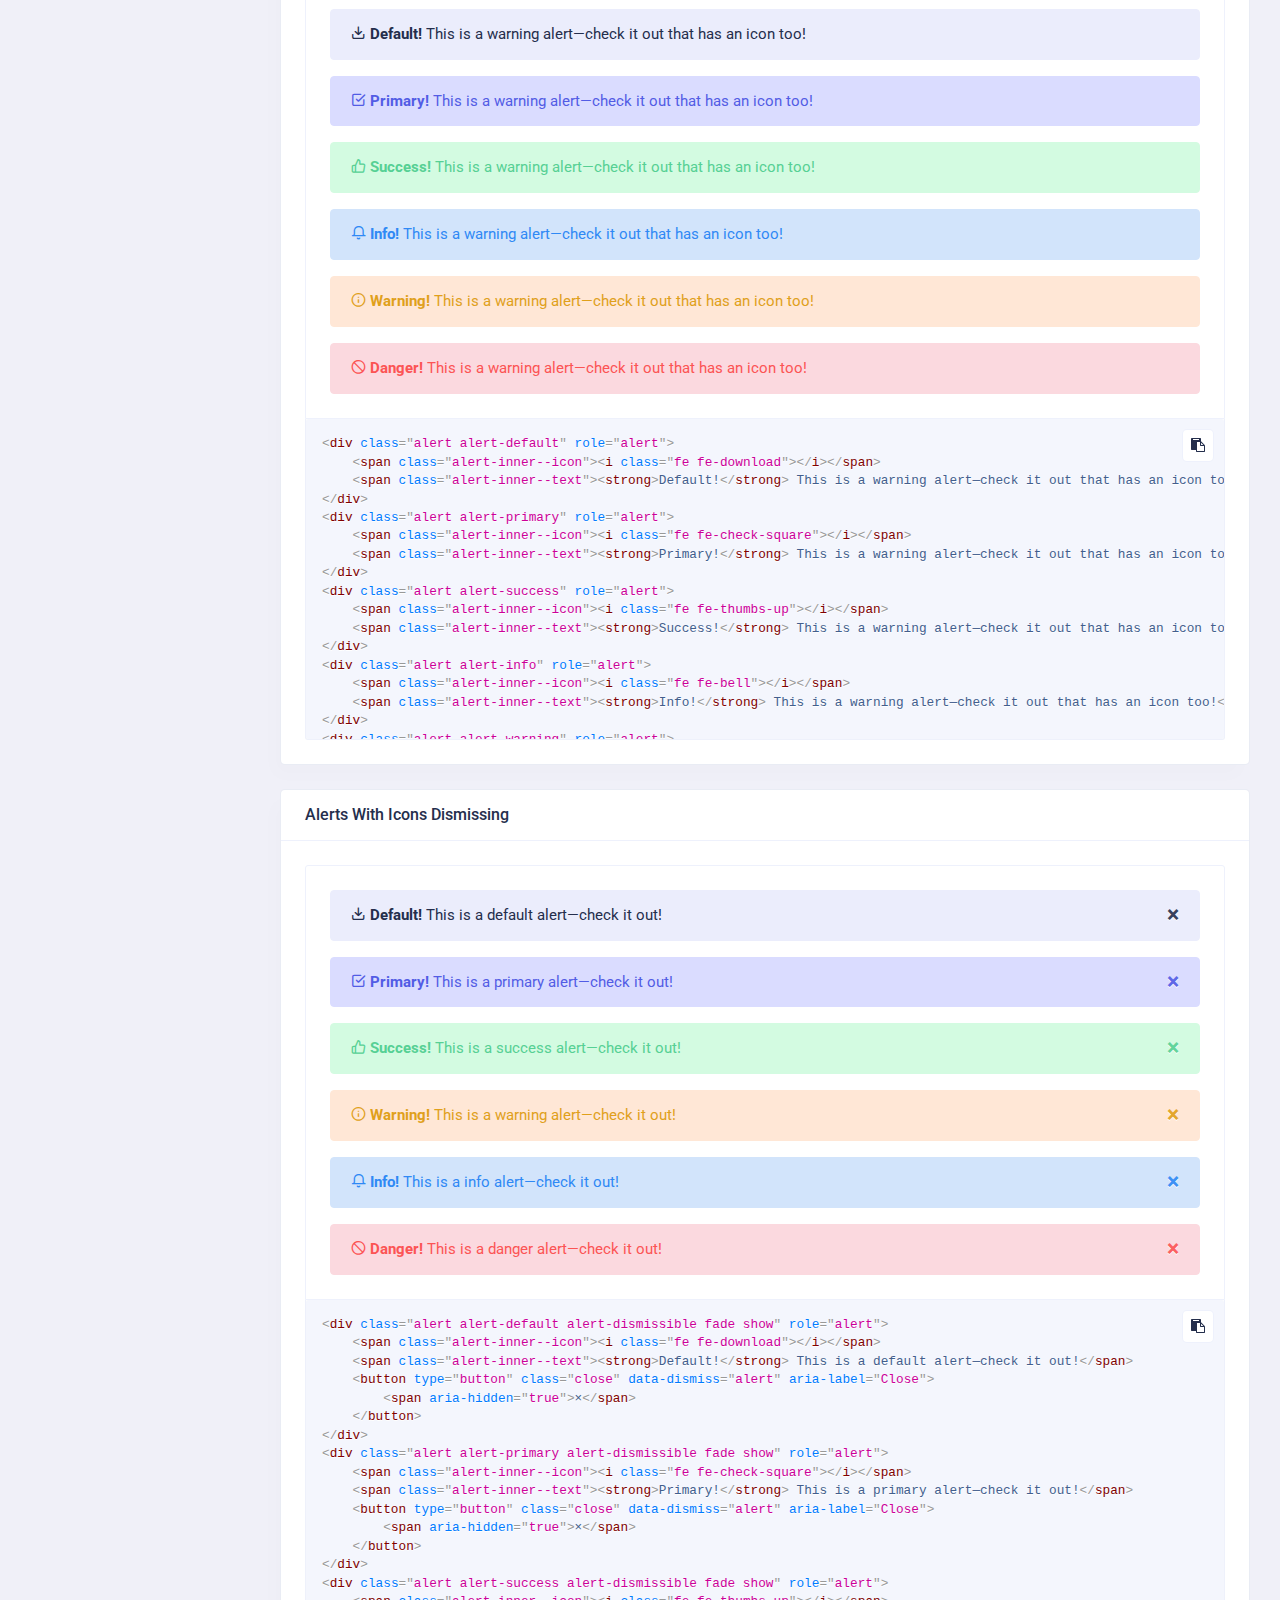
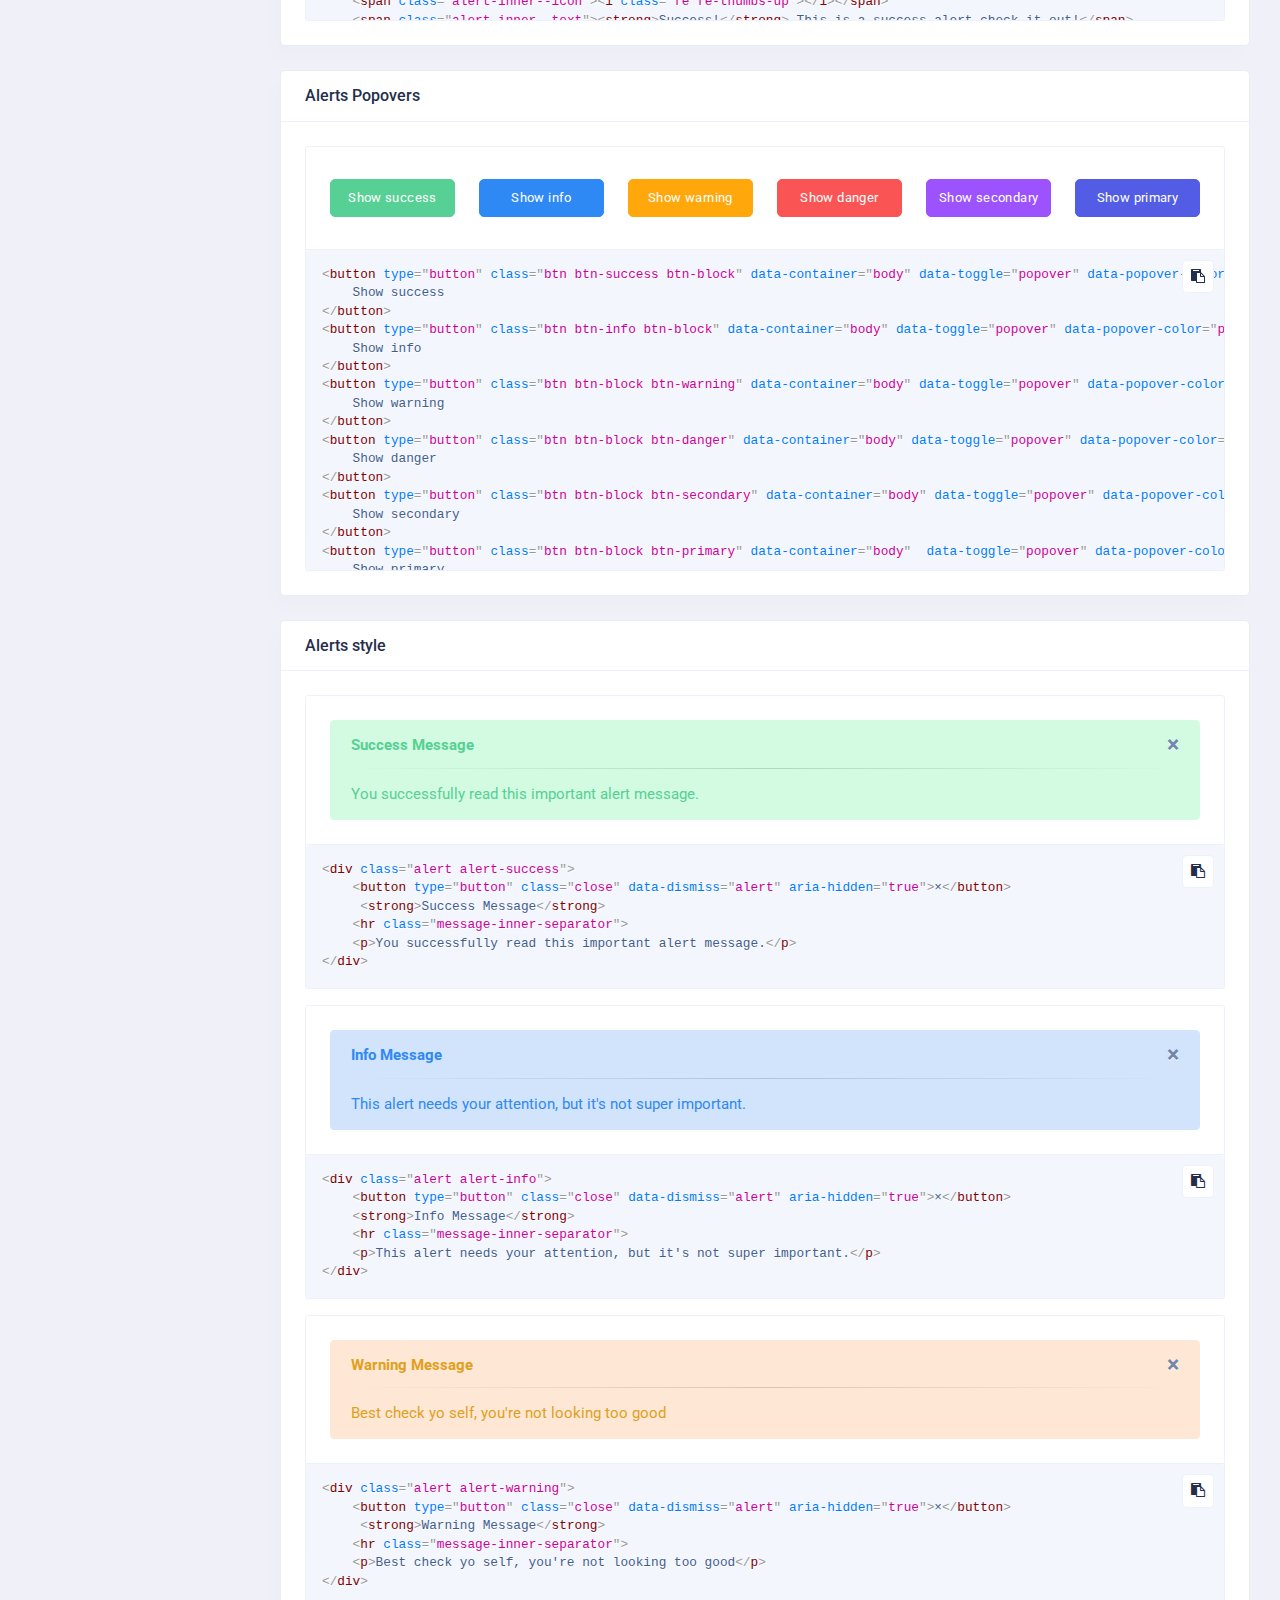
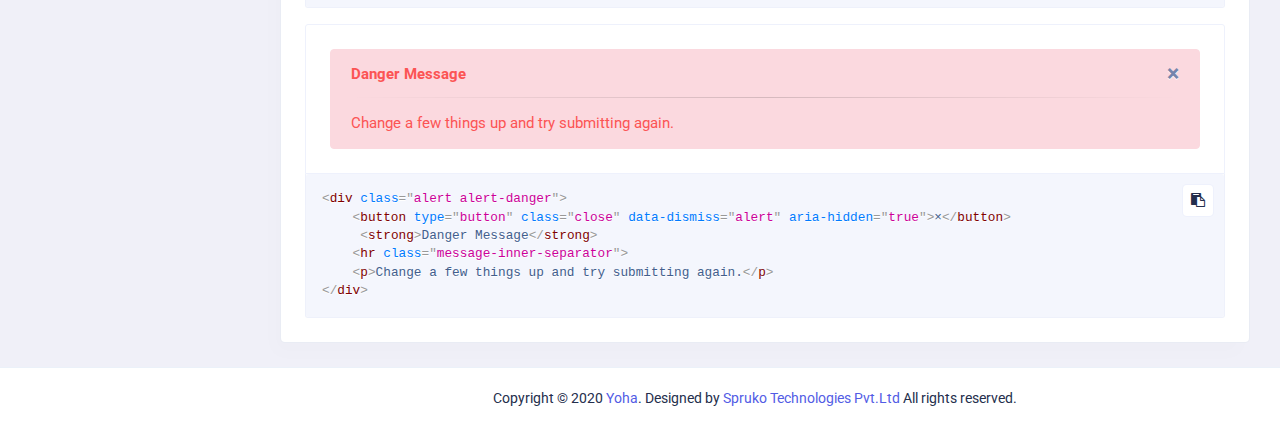
<file: HTML-LTR/Leftmenu-Closed-Light-Sidebar/alerts.html>
<!doctype html>
<html lang="en" dir="ltr">
	<head>

		<!-- META DATA -->
		<meta charset="UTF-8">
		<meta name='viewport' content='width=device-width, initial-scale=1.0, user-scalable=0'>
		<meta http-equiv="X-UA-Compatible" content="IE=edge">
		<meta name="description" content="Yoha –  HTML5 Bootstrap Admin Template">
		<meta name="author" content="Spruko Technologies Private Limited">
		<meta name="keywords" content="admin dashboard html template, admin dashboard template bootstrap 4, analytics dashboard templates, best admin template bootstrap 4, best bootstrap admin template, bootstrap 4 template admin, bootstrap admin template premium, bootstrap admin ui, bootstrap basic admin template, cool admin template, dark admin dashboard, dark admin template, dark dashboard template, dashboard template bootstrap 4, ecommerce dashboard template, html5 admin template, light bootstrap dashboard, sales dashboard template, simple dashboard bootstrap 4, template bootstrap 4 admin">

		<!-- FAVICON -->
		<link rel="shortcut icon" type="image/x-icon" href="../../assets/images/brand/favicon.ico" />

		<!-- TITLE -->
		<title>Yoha –  HTML5 Bootstrap Admin Template</title>

		<!-- BOOTSTRAP CSS -->
		<link href="../../assets/plugins/bootstrap/css/bootstrap.min.css" rel="stylesheet" />

		<!-- STYLE CSS -->
		<link href="../../assets/css/style.css" rel="stylesheet"/>
		<link href="../../assets/css/skin-modes.css" rel="stylesheet"/>
		<link href="../../assets/css/dark-style.css" rel="stylesheet"/>

		<!-- SIDE-MENU CSS -->
		<link href="../../assets/css/closed-sidemenu.css" rel="stylesheet">

		<!--PERFECT SCROLL CSS-->
		<link href="../../assets/plugins/p-scroll/perfect-scrollbar.css" rel="stylesheet"/>

		<!-- CUSTOM SCROLL BAR CSS-->
		<link href="../../assets/plugins/scroll-bar/jquery.mCustomScrollbar.css" rel="stylesheet"/>

		<!--- FONT-ICONS CSS -->
		<link href="../../assets/css/icons.css" rel="stylesheet"/>

		<!-- INTERNAL PRISM CSS -->
		<link href="../../assets/plugins/prism/prism.css" rel="stylesheet">

		<!-- SIDEBAR CSS -->
		<link href="../../assets/plugins/sidebar/sidebar.css" rel="stylesheet">

		<!-- COLOR SKIN CSS -->
		<link id="theme" rel="stylesheet" type="text/css" media="all" href="../../assets/colors/color1.css" />

	</head>

	<body class="app sidebar-mini">

		<!-- GLOBAL-LOADER -->
		<div id="global-loader">
			<img src="../../assets/images/loader.svg" class="loader-img" alt="Loader">
		</div>
		<!-- /GLOBAL-LOADER -->

		<!-- PAGE -->
		<div class="page">
			<div class="page-main">

				<!--APP-SIDEBAR-->
				<div class="app-sidebar__overlay" data-toggle="sidebar"></div>
				<aside class="app-sidebar">
					<div class="side-header">
						<a class="header-brand1" href="index.html">
							<img src="../../assets/images/brand/logo.png" class="header-brand-img desktop-logo" alt="logo">
							<img src="../../assets/images/brand/logo-1.png" class="header-brand-img toggle-logo" alt="logo">
							<img src="../../assets/images/brand/logo-2.png" class="header-brand-img light-logo" alt="logo">
							<img src="../../assets/images/brand/logo-3.png" class="header-brand-img light-logo1" alt="logo">
						</a><!-- LOGO -->
					</div>
					<ul class="side-menu">
						<li><h3>Main</h3></li>
						<li class="slide">
							<a class="side-menu__item"  data-toggle="slide" href="#">
								<svg xmlns="http://www.w3.org/2000/svg" height="24" viewBox="0 0 24 24" width="24" class="side-menu__icon"><path d="M0 0h24v24H0V0z" fill="none"/><path d="M3 4h18v10H3z" opacity=".3"/><path d="M21 2H3c-1.1 0-2 .9-2 2v12c0 1.1.9 2 2 2h7l-2 3v1h8v-1l-2-3h7c1.1 0 2-.9 2-2V4c0-1.1-.9-2-2-2zm0 12H3V4h18v10z"/></svg>
								<span class="side-menu__label">Dashboard</span><i class="angle fa fa-angle-right"></i>
							</a>
							<ul class="slide-menu">
								<li><a class="slide-item" href="index.html"><span>Sales Dashboard</span></a></li>
								<li><a class="slide-item"  href="index2.html"><span>Marketing Dashboard</span></a></li>
								<li><a class="slide-item" href="index3.html"><span>App Dashboard</span></a></li>
								<li><a class="slide-item" href="index4.html"><span>LMS Dashboard</span></a></li>
								<li><a class="slide-item" href="index5.html"><span>Analytics Dashboard</span></a></li>
							</ul>
						</li>
						<li><h3>Widgets & Maps, Mails</h3></li>
						<li class="slide">
							<a class="side-menu__item" href="widgets.html">
								<svg xmlns="http://www.w3.org/2000/svg" height="24" viewBox="0 0 24 24" width="24" class="side-menu__icon"><path d="M0 0h24v24H0V0z" fill="none"/><path d="M5 5h4v4H5zm10 10h4v4h-4zM5 15h4v4H5zM16.66 4.52l-2.83 2.82 2.83 2.83 2.83-2.83z" opacity=".3"/><path d="M16.66 1.69L11 7.34 16.66 13l5.66-5.66-5.66-5.65zm-2.83 5.65l2.83-2.83 2.83 2.83-2.83 2.83-2.83-2.83zM3 3v8h8V3H3zm6 6H5V5h4v4zM3 21h8v-8H3v8zm2-6h4v4H5v-4zm8-2v8h8v-8h-8zm6 6h-4v-4h4v4z"/></svg>
								<span class="side-menu__label">Widgets</span>
							</a>
						</li>
						<li class="slide">
							<a class="side-menu__item" href="maps.html">
								<svg xmlns="http://www.w3.org/2000/svg" height="24" viewBox="0 0 24 24" width="24" class="side-menu__icon"><path d="M0 0h24v24H0V0z" fill="none"/><path d="M12 4C9.24 4 7 6.24 7 9c0 2.85 2.92 7.21 5 9.88 2.11-2.69 5-7 5-9.88 0-2.76-2.24-5-5-5zm0 7.5c-1.38 0-2.5-1.12-2.5-2.5s1.12-2.5 2.5-2.5 2.5 1.12 2.5 2.5-1.12 2.5-2.5 2.5z" opacity=".3"/><path d="M12 2C8.13 2 5 5.13 5 9c0 5.25 7 13 7 13s7-7.75 7-13c0-3.87-3.13-7-7-7zM7 9c0-2.76 2.24-5 5-5s5 2.24 5 5c0 2.88-2.88 7.19-5 9.88C9.92 16.21 7 11.85 7 9z"/><circle cx="12" cy="9" r="2.5"/></svg>
								<span class="side-menu__label">Maps</span>
							</a>
						</li>
						<li class="slide">
							<a class="side-menu__item" data-toggle="slide" href="#">
								<svg xmlns="http://www.w3.org/2000/svg" height="24" viewBox="0 0 24 24" width="24" class="side-menu__icon"><path d="M0 0h24v24H0V0z" fill="none"/><path d="M20 8l-8 5-8-5v10h16zm0-2H4l8 4.99z" opacity=".3"/><path d="M4 20h16c1.1 0 2-.9 2-2V6c0-1.1-.9-2-2-2H4c-1.1 0-2 .9-2 2v12c0 1.1.9 2 2 2zM20 6l-8 4.99L4 6h16zM4 8l8 5 8-5v10H4V8z"/></svg>
								<span class="side-menu__label">Mail</span><i class="angle fa fa-angle-right"></i>
							</a>
							<ul class="slide-menu">
								<li><a href="email-compose.html" class="slide-item">Mail-Compose</a></li>
								<li><a href="email-inbox.html" class="slide-item">Mail-Inbox</a></li>
								<li><a href="email-view.html" class="slide-item">View-Mail</a></li>
							</ul>
						</li>
						<li><h3>Elements</h3></li>
						<li class="slide">
							<a class="side-menu__item" data-toggle="slide" href="#">
								<svg xmlns="http://www.w3.org/2000/svg" height="24" viewBox="0 0 24 24" width="24" class="side-menu__icon"><path d="M0 0h24v24H0V0z" fill="none"/><path d="M12 4c-4.41 0-8 3.59-8 8s3.59 8 8 8 8-3.59 8-8-3.59-8-8-8zm2.01 10.01L6.5 17.5l3.49-7.51L17.5 6.5l-3.49 7.51z" opacity=".3"/><path d="M12 2C6.48 2 2 6.48 2 12s4.48 10 10 10 10-4.48 10-10S17.52 2 12 2zm0 18c-4.41 0-8-3.59-8-8s3.59-8 8-8 8 3.59 8 8-3.59 8-8 8zm-5.5-2.5l7.51-3.49L17.5 6.5 9.99 9.99 6.5 17.5zm5.5-6.6c.61 0 1.1.49 1.1 1.1s-.49 1.1-1.1 1.1-1.1-.49-1.1-1.1.49-1.1 1.1-1.1z"/></svg>
								<span class="side-menu__label">Components</span><i class="angle fa fa-angle-right"></i>
							</a>
							<ul class="slide-menu">
								<li><a href="cards.html" class="slide-item"> Cards design</a></li>
								<li><a href="calendar.html" class="slide-item"> Default calendar</a></li>
								<li><a href="calendar2.html" class="slide-item"> Full calendar</a></li>
								<li><a href="chat.html" class="slide-item"> Default Chat</a></li>
								<li><a href="notify.html" class="slide-item"> Notifications</a></li>
								<li><a href="sweetalert.html" class="slide-item"> Sweet alerts</a></li>
								<li><a href="rangeslider.html" class="slide-item"> Range slider</a></li>
								<li><a href="scroll.html" class="slide-item"> Content Scroll bar</a></li>
								<li><a href="loaders.html" class="slide-item"> Loaders</a></li>
								<li><a href="counters.html" class="slide-item"> Counters</a></li>
								<li><a href="rating.html" class="slide-item"> Rating</a></li>
								<li><a href="timeline.html" class="slide-item"> Timeline</a></li>
							</ul>
						</li>
						<li class="slide">
							<a class="side-menu__item" data-toggle="slide" href="#">
								<svg xmlns="http://www.w3.org/2000/svg" height="24" viewBox="0 0 24 24" width="24" class="side-menu__icon"><path d="M0 0h24v24H0V0z" fill="none"/><path d="M6.26 9L12 13.47 17.74 9 12 4.53z" opacity=".3"/><path d="M19.37 12.8l-7.38 5.74-7.37-5.73L3 14.07l9 7 9-7zM12 2L3 9l1.63 1.27L12 16l7.36-5.73L21 9l-9-7zm0 11.47L6.26 9 12 4.53 17.74 9 12 13.47z"/></svg>
								<span class="side-menu__label">Elements</span><i class="angle fa fa-angle-right"></i>
							</a>
							<ul class="slide-menu">
								<li><a href="alerts.html" class="slide-item"> Alerts</a></li>
								<li><a href="buttons.html" class="slide-item"> Buttons</a></li>
								<li><a href="dropdown.html" class="slide-item"> Dropdowns</a></li>
								<li><a href="colors.html" class="slide-item"> Colors</a></li>
								<li><a href="avatarsquare.html" class="slide-item"> Avatar-Square</a></li>
								<li><a href="avatar-round.html" class="slide-item"> Avatar-Rounded</a></li>
								<li><a href="avatar-radius.html" class="slide-item"> Avatar-Radius</a></li>
								<li><a href="list.html" class="slide-item"> Lists & ListGroups</a></li>
								<li><a href="tags.html" class="slide-item"> Tags</a></li>
								<li><a href="pagination.html" class="slide-item"> Pagination</a></li>
								<li><a href="navigation.html" class="slide-item"> Navigation</a></li>
								<li><a href="typography.html" class="slide-item"> Typography</a></li>
								<li><a href="breadcrumbs.html" class="slide-item"> Breadcrumbs</a></li>
								<li><a href="badge.html" class="slide-item"> Badges</a></li>
								<li><a href="jumbotron.html" class="slide-item"> Jumbotron</a></li>
								<li><a href="panels.html" class="slide-item"> Panels</a></li>
								<li><a href="thumbnails.html" class="slide-item"> Thumbnails</a></li>
							</ul>
						</li>
						<li class="slide">
							<a class="side-menu__item" data-toggle="slide" href="#">
								<svg xmlns="http://www.w3.org/2000/svg" height="24" viewBox="0 0 24 24" width="24" class="side-menu__icon"><path d="M0 0h24v24H0V0z" fill="none"/><path d="M5 9h14V5H5v4zm2-3.5c.83 0 1.5.67 1.5 1.5S7.83 8.5 7 8.5 5.5 7.83 5.5 7 6.17 5.5 7 5.5zM5 19h14v-4H5v4zm2-3.5c.83 0 1.5.67 1.5 1.5s-.67 1.5-1.5 1.5-1.5-.67-1.5-1.5.67-1.5 1.5-1.5z" opacity=".3"/><path d="M20 13H4c-.55 0-1 .45-1 1v6c0 .55.45 1 1 1h16c.55 0 1-.45 1-1v-6c0-.55-.45-1-1-1zm-1 6H5v-4h14v4zm-12-.5c.83 0 1.5-.67 1.5-1.5s-.67-1.5-1.5-1.5-1.5.67-1.5 1.5.67 1.5 1.5 1.5zM20 3H4c-.55 0-1 .45-1 1v6c0 .55.45 1 1 1h16c.55 0 1-.45 1-1V4c0-.55-.45-1-1-1zm-1 6H5V5h14v4zM7 8.5c.83 0 1.5-.67 1.5-1.5S7.83 5.5 7 5.5 5.5 6.17 5.5 7 6.17 8.5 7 8.5z"/></svg>
								<span class="side-menu__label">Advanced Elements</span><i class="angle fa fa-angle-right"></i>
							</a>
							<ul class="slide-menu">
								<li><a href="mediaobject.html" class="slide-item"> Media Object</a></li>
								<li><a href="accordion.html" class="slide-item"> Accordions</a></li>
								<li><a href="tabs.html" class="slide-item"> Tabs</a></li>
								<li><a href="modal.html" class="slide-item"> Modal</a></li>
								<li><a href="tooltipandpopover.html" class="slide-item"> Tooltip and popover</a></li>
								<li><a href="progress.html" class="slide-item"> Progress</a></li>
								<li><a href="carousel.html" class="slide-item"> Carousels</a></li>
								<li><a href="headers.html" class="slide-item"> Headers</a></li>
								<li><a href="footers.html" class="slide-item"> Footers</a></li>
								<li><a href="users-list.html" class="slide-item"> User List</a></li>
								<li><a href="search.html" class="slide-item">Search</a></li>
								<li><a href="crypto-currencies.html" class="slide-item"> Crypto-currencies</a></li>
							</ul>
						</li>
						<li><h3>Charts & Tables</h3></li>
						<li class="slide">
							<a class="side-menu__item" data-toggle="slide" href="#">
								<svg xmlns="http://www.w3.org/2000/svg" height="24" viewBox="0 0 24 24" width="24"  class="side-menu__icon"><path d="M0 0h24v24H0V0z" fill="none"/><path d="M5 5v14h14V5H5zm4 12H7v-7h2v7zm4 0h-2V7h2v10zm4 0h-2v-4h2v4z" opacity=".3"/><path d="M19 3H5c-1.1 0-2 .9-2 2v14c0 1.1.9 2 2 2h14c1.1 0 2-.9 2-2V5c0-1.1-.9-2-2-2zm0 16H5V5h14v14zM7 10h2v7H7zm4-3h2v10h-2zm4 6h2v4h-2z"/></svg>
								<span class="side-menu__label">Charts</span><i class="angle fa fa-angle-right"></i>
							</a>
							<ul class="slide-menu">
								<li><a href="chart-chartist.html" class="slide-item">Chart Js</a></li>
								<li><a href="chart-flot.html" class="slide-item"> Flot Charts</a></li>
								<li><a href="chart-echart.html" class="slide-item"> ECharts</a></li>
								<li><a href="chart-morris.html" class="slide-item"> Morris Charts</a></li>
								<li><a href="chart-nvd3.html" class="slide-item"> Nvd3 Charts</a></li>
								<li><a href="charts.html" class="slide-item"> C3 Bar Charts</a></li>
								<li><a href="chart-line.html" class="slide-item"> C3 Line Charts</a></li>
								<li><a href="chart-donut.html" class="slide-item"> C3 Donut Charts</a></li>
								<li><a href="chart-pie.html" class="slide-item"> C3 Pie charts</a></li>
							</ul>
						</li>
						<li class="slide">
							<a class="side-menu__item" data-toggle="slide" href="#">
								<svg xmlns="http://www.w3.org/2000/svg" height="24" viewBox="0 0 24 24" width="24" class="side-menu__icon"><path d="M0 0h24v24H0V0z" fill="none"/><path d="M5 5h15v3H5zm12 5h3v9h-3zm-7 0h5v9h-5zm-5 0h3v9H5z" opacity=".3"/><path d="M20 3H5c-1.1 0-2 .9-2 2v14c0 1.1.9 2 2 2h15c1.1 0 2-.9 2-2V5c0-1.1-.9-2-2-2zM8 19H5v-9h3v9zm7 0h-5v-9h5v9zm5 0h-3v-9h3v9zm0-11H5V5h15v3z"/></svg>
								<span class="side-menu__label">Tables</span><i class="angle fa fa-angle-right"></i>
							</a>
							<ul class="slide-menu">
								<li><a href="tables.html" class="slide-item">Default table</a></li>
								<li><a href="datatable.html" class="slide-item"> Data Tables</a></li>
							</ul>
						</li>
						<li><h3>Forms & Icons</h3></li>
						<li class="slide">
							<a class="side-menu__item" data-toggle="slide" href="#">
								<svg xmlns="http://www.w3.org/2000/svg" height="24" viewBox="0 0 24 24" width="24" class="side-menu__icon"><path d="M0 0h24v24H0V0z" fill="none"/><path d="M13 4H6v16h12V9h-5z" opacity=".3"/><path d="M20 8l-6-6H6c-1.1 0-1.99.9-1.99 2L4 20c0 1.1.89 2 1.99 2H18c1.1 0 2-.9 2-2V8zm-2 12H6V4h7v5h5v11z"/></svg>
								<span class="side-menu__label">Forms</span><i class="angle fa fa-angle-right"></i>
							</a>
							<ul class="slide-menu">
								<li><a href="form-elements.html" class="slide-item"> Form Elements</a></li>
								<li><a href="wysiwyag.html" class="slide-item"> Form Editor</a></li>
								<li><a href="form-wizard.html" class="slide-item"> Form Wizard</a></li>
							</ul>
						</li>
						<li class="slide">
						    <a class="side-menu__item" data-toggle="slide" href="#">
								<svg xmlns="http://www.w3.org/2000/svg" height="24" viewBox="0 0 24 24" width="24" class="side-menu__icon"><path d="M0 0h24v24H0z" fill="none"/><path d="M12 4c-4.41 0-8 3.59-8 8s3.59 8 8 8c.28 0 .5-.22.5-.5 0-.16-.08-.28-.14-.35-.41-.46-.63-1.05-.63-1.65 0-1.38 1.12-2.5 2.5-2.5H16c2.21 0 4-1.79 4-4 0-3.86-3.59-7-8-7zm-5.5 9c-.83 0-1.5-.67-1.5-1.5S5.67 10 6.5 10s1.5.67 1.5 1.5S7.33 13 6.5 13zm3-4C8.67 9 8 8.33 8 7.5S8.67 6 9.5 6s1.5.67 1.5 1.5S10.33 9 9.5 9zm5 0c-.83 0-1.5-.67-1.5-1.5S13.67 6 14.5 6s1.5.67 1.5 1.5S15.33 9 14.5 9zm4.5 2.5c0 .83-.67 1.5-1.5 1.5s-1.5-.67-1.5-1.5.67-1.5 1.5-1.5 1.5.67 1.5 1.5z" opacity=".3"/><path d="M12 2C6.49 2 2 6.49 2 12s4.49 10 10 10c1.38 0 2.5-1.12 2.5-2.5 0-.61-.23-1.21-.64-1.67-.08-.09-.13-.21-.13-.33 0-.28.22-.5.5-.5H16c3.31 0 6-2.69 6-6 0-4.96-4.49-9-10-9zm4 13h-1.77c-1.38 0-2.5 1.12-2.5 2.5 0 .61.22 1.19.63 1.65.06.07.14.19.14.35 0 .28-.22.5-.5.5-4.41 0-8-3.59-8-8s3.59-8 8-8 8 3.14 8 7c0 2.21-1.79 4-4 4z"/><circle cx="6.5" cy="11.5" r="1.5"/><circle cx="9.5" cy="7.5" r="1.5"/><circle cx="14.5" cy="7.5" r="1.5"/><circle cx="17.5" cy="11.5" r="1.5"/></svg>
								<span class="side-menu__label">Icons</span><i class="angle fa fa-angle-right"></i>
							</a>
							<ul class="slide-menu">
								<li><a href="icons.html" class="slide-item"> Font Awesome</a></li>
								<li><a href="icons2.html" class="slide-item"> Material Design Icons</a></li>
								<li><a href="icons3.html" class="slide-item"> Simple Line Icons</a></li>
								<li><a href="icons4.html" class="slide-item"> Feather Icons</a></li>
								<li><a href="icons5.html" class="slide-item"> Ionic Icons</a></li>
								<li><a href="icons6.html" class="slide-item"> Flag Icons</a></li>
								<li><a href="icons7.html" class="slide-item"> pe7 Icons</a></li>
								<li><a href="icons8.html" class="slide-item"> Themify Icons</a></li>
								<li><a href="icons9.html" class="slide-item">Typicons Icons</a></li>
								<li><a href="icons10.html" class="slide-item">Weather Icons</a></li>
							</ul>
						</li>
						<li><h3>Pages</h3></li>
						<li class="slide">
							<a class="side-menu__item" data-toggle="slide" href="#">
								<svg xmlns="http://www.w3.org/2000/svg" height="24" viewBox="0 0 24 24" width="24" class="side-menu__icon"><path d="M0 0h24v24H0V0z" fill="none"/><path d="M7 3h14v14H7z" opacity=".3"/><path d="M3 23h16v-2H3V5H1v16c0 1.1.9 2 2 2zM21 1H7c-1.1 0-2 .9-2 2v14c0 1.1.9 2 2 2h14c1.1 0 2-.9 2-2V3c0-1.1-.9-2-2-2zm0 16H7V3h14v14z"/></svg>
								<span class="side-menu__label">Pages</span><i class="angle fa fa-angle-right"></i>
							</a>
							<ul class="slide-menu">
								<li><a href="profile.html" class="slide-item"> Profile</a></li>
								<li><a href="editprofile.html" class="slide-item"> Edit Profile</a></li>
								<li><a href="gallery.html" class="slide-item"> Gallery</a></li>
								<li><a href="about.html" class="slide-item"> About Company</a></li>
								<li><a href="services.html" class="slide-item"> Services</a></li>
								<li><a href="faq.html" class="slide-item"> FAQS</a></li>
								<li><a href="terms.html" class="slide-item"> Terms</a></li>
								<li><a href="invoice.html" class="slide-item"> Invoice</a></li>
								<li><a href="pricing.html" class="slide-item"> Pricing Tables</a></li>
								<li><a href="blog.html" class="slide-item"> Blog</a></li>
								<li><a href="empty.html" class="slide-item"> Empty Page</a></li>
								<li><a href="construction.html" class="slide-item"> Under Construction</a></li>
							</ul>
						</li>
						<li><h3>E-Commerce</h3></li>
						<li class="slide">
							<a class="side-menu__item" data-toggle="slide" href="#">
								<svg xmlns="http://www.w3.org/2000/svg" height="24" viewBox="0 0 24 24" width="24" class="side-menu__icon"><path d="M0 0h24v24H0V0z" fill="none"/><path d="M15.55 11l2.76-5H6.16l2.37 5z" opacity=".3"/><path d="M15.55 13c.75 0 1.41-.41 1.75-1.03l3.58-6.49c.37-.66-.11-1.48-.87-1.48H5.21l-.94-2H1v2h2l3.6 7.59-1.35 2.44C4.52 15.37 5.48 17 7 17h12v-2H7l1.1-2h7.45zM6.16 6h12.15l-2.76 5H8.53L6.16 6zM7 18c-1.1 0-1.99.9-1.99 2S5.9 22 7 22s2-.9 2-2-.9-2-2-2zm10 0c-1.1 0-1.99.9-1.99 2s.89 2 1.99 2 2-.9 2-2-.9-2-2-2z"/></svg>
								<span class="side-menu__label">E-Commerce</span><i class="angle fa fa-angle-right"></i>
							</a>
							<ul class="slide-menu">
								<li><a href="shop.html" class="slide-item"> Shop</a></li>
								<li><a href="shop-description.html" class="slide-item">Product Details</a></li>
								<li><a href="cart.html" class="slide-item"> Shopping Cart</a></li>
							</ul>
						</li>
						<li><h3>Custom & Error Pages</h3></li>
						<li class="slide">
							<a class="side-menu__item" data-toggle="slide" href="#">
								<svg xmlns="http://www.w3.org/2000/svg" height="24" viewBox="0 0 24 24" width="24" class="side-menu__icon"><path d="M0 0h24v24H0V0z" fill="none"/><path d="M12 4c-4.41 0-8 3.59-8 8s3.59 8 8 8 8-3.59 8-8-3.59-8-8-8zm0 12.5c-2.49 0-4.5-2.01-4.5-4.5S9.51 7.5 12 7.5s4.5 2.01 4.5 4.5-2.01 4.5-4.5 4.5z" opacity=".3"/><path d="M12 2C6.48 2 2 6.48 2 12s4.48 10 10 10 10-4.48 10-10S17.52 2 12 2zm0 18c-4.41 0-8-3.59-8-8s3.59-8 8-8 8 3.59 8 8-3.59 8-8 8zm0-12.5c-2.49 0-4.5 2.01-4.5 4.5s2.01 4.5 4.5 4.5 4.5-2.01 4.5-4.5-2.01-4.5-4.5-4.5zm0 5.5c-.55 0-1-.45-1-1s.45-1 1-1 1 .45 1 1-.45 1-1 1z"/></svg>
								<span class="side-menu__label">Custom Pages</span><i class="angle fa fa-angle-right"></i>
							</a>
							<ul class="slide-menu">
								<li><a href="login.html" class="slide-item"> Login</a></li>
								<li><a href="register.html" class="slide-item"> Register</a></li>
								<li><a href="forgot-password.html" class="slide-item"> Forgot Password</a></li>
								<li><a href="lockscreen.html" class="slide-item"> Lock screen</a></li>
							</ul>
						</li>
						<li class="slide">
							<a class="side-menu__item" data-toggle="slide" href="#">
								<svg xmlns="http://www.w3.org/2000/svg" height="24" viewBox="0 0 24 24" width="24" class="side-menu__icon"><path d="M0 0h24v24H0V0z" fill="none"/><path d="M9.1 5L5 9.1v5.8L9.1 19h5.8l4.1-4.1V9.1L14.9 5H9.1zM12 17c-.55 0-1-.45-1-1s.45-1 1-1 1 .45 1 1-.45 1-1 1zm1-3h-2V7h2v7z" opacity=".3"/><path d="M15.73 3H8.27L3 8.27v7.46L8.27 21h7.46L21 15.73V8.27L15.73 3zM19 14.9L14.9 19H9.1L5 14.9V9.1L9.1 5h5.8L19 9.1v5.8z"/><circle cx="12" cy="16" r="1"/><path d="M11 7h2v7h-2z"/></svg>
								<span class="side-menu__label">Error Pages</span><i class="angle fa fa-angle-right"></i>
							</a>
							<ul class="slide-menu">
								<li><a href="400.html" class="slide-item"> 400</a></li>
								<li><a href="401.html" class="slide-item"> 401</a></li>
								<li><a href="403.html" class="slide-item"> 403</a></li>
								<li><a href="404.html" class="slide-item"> 404</a></li>
								<li><a href="500.html" class="slide-item"> 500</a></li>
								<li><a href="503.html" class="slide-item"> 503</a></li>
							</ul>
						</li>
					</ul>
				</aside>
				<!--/APP-SIDEBAR-->

				<!-- App-Header -->
				<div class="app-header header">
					<div class="container-fluid">
						<div class="d-flex">
							<a class="header-brand d-md-none" href="index.html">
								<img src="../../assets/images/brand/logo-3.png" class="header-brand-img mobile-icon" alt="logo">
								<img src="../../assets/images/brand/logo.png" class="header-brand-img desktop-logo mobile-logo" alt="logo">
							</a>
							<a aria-label="Hide Sidebar" class="app-sidebar__toggle" data-toggle="sidebar" href="#">
								<svg xmlns="http://www.w3.org/2000/svg" height="24" viewBox="0 0 24 24" width="24"><path d="M0 0h24v24H0V0z" fill="none"/><path d="M21 11.01L3 11v2h18zM3 16h12v2H3zM21 6H3v2.01L21 8z"/></svg>
							</a><!-- sidebar-toggle-->
							<div class="header-search d-none d-md-flex">
								<form class="form-inline">
									<div class="search-element">
										<input type="search" class="form-control header-search" placeholder="Search…" aria-label="Search" tabindex="1">
										<button class="btn btn-primary-color" type="submit">
											<svg xmlns="http://www.w3.org/2000/svg" height="24" viewBox="0 0 24 24" width="24"><path d="M0 0h24v24H0V0z" fill="none"/><path d="M15.5 14h-.79l-.28-.27C15.41 12.59 16 11.11 16 9.5 16 5.91 13.09 3 9.5 3S3 5.91 3 9.5 5.91 16 9.5 16c1.61 0 3.09-.59 4.23-1.57l.27.28v.79l5 4.99L20.49 19l-4.99-5zm-6 0C7.01 14 5 11.99 5 9.5S7.01 5 9.5 5 14 7.01 14 9.5 11.99 14 9.5 14z"/></svg>
										</button>
									</div>
								</form>
							</div>
							<div class="d-flex ml-auto header-right-icons header-search-icon">
								<button class="navbar-toggler navresponsive-toggler d-md-none" type="button" data-toggle="collapse" data-target="#navbarSupportedContent-4"
									aria-controls="navbarSupportedContent-4" aria-expanded="false" aria-label="Toggle navigation">
									<svg xmlns="http://www.w3.org/2000/svg" height="24" viewBox="0 0 24 24" width="24" class="navbar-toggler-icon"><path d="M0 0h24v24H0V0z" fill="none"/><path d="M12 8c1.1 0 2-.9 2-2s-.9-2-2-2-2 .9-2 2 .9 2 2 2zm0 2c-1.1 0-2 .9-2 2s.9 2 2 2 2-.9 2-2-.9-2-2-2zm0 6c-1.1 0-2 .9-2 2s.9 2 2 2 2-.9 2-2-.9-2-2-2z"/></svg>
								</button>
								<div class="dropdown d-none d-lg-flex">
									<a class="nav-link icon full-screen-link nav-link-bg">
										<svg xmlns="http://www.w3.org/2000/svg" height="24" viewBox="0 0 24 24" width="24" class="fullscreen-button"><path d="M0 0h24v24H0V0z" fill="none"/><circle cx="12" cy="12" opacity=".3" r="3"/><path d="M7 12c0 2.76 2.24 5 5 5s5-2.24 5-5-2.24-5-5-5-5 2.24-5 5zm8 0c0 1.65-1.35 3-3 3s-3-1.35-3-3 1.35-3 3-3 3 1.35 3 3zM3 19c0 1.1.9 2 2 2h4v-2H5v-4H3v4zM3 5v4h2V5h4V3H5c-1.1 0-2 .9-2 2zm18 0c0-1.1-.9-2-2-2h-4v2h4v4h2V5zm-2 14h-4v2h4c1.1 0 2-.9 2-2v-4h-2v4z"/></svg>
									</a>
								</div><!-- FULL-SCREEN -->
								<div class="dropdown d-none d-md-flex notifications">
									<a class="nav-link icon" data-toggle="dropdown">
										<svg xmlns="http://www.w3.org/2000/svg" height="24" viewBox="0 0 24 24" width="24"><path d="M0 0h24v24H0V0z" fill="none"/><path d="M12 6.5c-2.49 0-4 2.02-4 4.5v6h8v-6c0-2.48-1.51-4.5-4-4.5z" opacity=".3"/><path d="M12 22c1.1 0 2-.9 2-2h-4c0 1.1.9 2 2 2zm6-6v-5c0-3.07-1.63-5.64-4.5-6.32V4c0-.83-.67-1.5-1.5-1.5s-1.5.67-1.5 1.5v.68C7.64 5.36 6 7.92 6 11v5l-2 2v1h16v-1l-2-2zm-2 1H8v-6c0-2.48 1.51-4.5 4-4.5s4 2.02 4 4.5v6z"/></svg>
										<span class="pulse1 bg-success"></span>
									</a>
									<div class="dropdown-menu dropdown-menu-right dropdown-menu-arrow">
										<div class="notifications-menu">
											<a class="dropdown-item d-flex pb-4" href="#">
												<span class="avatar mr-3 br-3 align-self-center avatar-md cover-image bg-primary brround">
													<i class="fe fe-mail"></i></span>
												<div>
													<span class="font-weight-bold"> Commented on your post </span>
													<div class="small text-muted d-flex">
														3 hours ago
													</div>
												</div>
											</a>
											<a class="dropdown-item d-flex pb-4" href="#">
												<span class="avatar avatar-md br-3 mr-3 align-self-center cover-image bg-secondary brround">
													<i class="fe fe-download"></i>
												</span>
												<div>
													<span class="font-weight-bold"> New file has been Uploaded </span>
													<div class="small text-muted d-flex">
														5 hour ago
													</div>
												</div>
											</a>
											<a class="dropdown-item d-flex pb-4" href="#">
												<span class="avatar avatar-md br-3 mr-3 align-self-center cover-image bg-warning brround">
													<i class="fe fe-user"></i>
												</span>
												<div>
													<span class="font-weight-bold"> User account has Updated</span>
													<div class="small text-muted d-flex">
														20 mins ago
													</div>
												</div>
											</a>
											<a class="dropdown-item d-flex pb-4" href="#">
												<span class="avatar avatar-md br-3 mr-3 align-self-center cover-image bg-info brround">
													<i class="fe fe-shopping-cart"></i>
												</span>
												<div>
													<span class="font-weight-bold"> New Order Recevied</span>
													<div class="small text-muted d-flex">
														1 hour ago
													</div>
												</div>
											</a>
											<a class="dropdown-item d-flex pb-4" href="#">
												<span class="avatar avatar-md br-3 mr-3 align-self-center cover-image bg-danger brround">
													<i class="fa fa-commenting-o"></i>
												</span>
												<div>
													<span class="font-weight-bold"> 3 New Comments</span>
													<div class="small text-muted d-flex">
														1 day ago
													</div>
												</div>
											</a>
											<a class="dropdown-item d-flex pb-4" href="#">
												<span class="avatar avatar-md br-3 mr-3 align-self-center cover-image bg-success brround">
													<i class="fe fe-server"></i>
												</span>
												<div>
													<span class="font-weight-bold">Server Rebooted</span>
													<div class="small text-muted d-flex">
														2 hour ago
													</div>
												</div>
											</a>
										</div>
										<div class="dropdown-divider"></div>
										<a href="#" class="dropdown-item text-center">View all Notification</a>
									</div>
								</div><!-- NOTIFICATIONS -->
								<div class="dropdown d-none d-md-flex message">
									<a class="nav-link icon text-center" data-toggle="dropdown">
										<svg xmlns="http://www.w3.org/2000/svg" height="24" viewBox="0 0 24 24" width="24"><path d="M0 0h24v24H0V0z" fill="none"/><path d="M20 8l-8 5-8-5v10h16zm0-2H4l8 4.99z" opacity=".3"/><path d="M4 20h16c1.1 0 2-.9 2-2V6c0-1.1-.9-2-2-2H4c-1.1 0-2 .9-2 2v12c0 1.1.9 2 2 2zM20 6l-8 4.99L4 6h16zM4 8l8 5 8-5v10H4V8z"/></svg>
										<span class="nav-unread badge badge-danger badge-pill pulse">3</span>
									</a>
									<div class="dropdown-menu dropdown-menu-right dropdown-menu-arrow">
										<div class="message-menu">
											<a class="dropdown-item d-flex pb-3" href="#">
												<span class="avatar avatar-md brround mr-3 align-self-center cover-image" data-image-src="../../assets/images/users/1.jpg"></span>
												<div>
													<strong>Madeleine</strong> Hey! there I' am available....
													<div class="small text-muted">
														3 hours ago
													</div>
												</div>
											</a>
											<a class="dropdown-item d-flex pb-3" href="#">
												<span class="avatar avatar-md brround mr-3 align-self-center cover-image" data-image-src="../../assets/images/users/12.jpg"></span>
												<div>
													<strong>Anthony</strong> New product Launching...
													<div class="small text-muted">
														5 hour ago
													</div>
												</div>
											</a>
											<a class="dropdown-item d-flex pb-3" href="#">
												<span class="avatar avatar-md brround mr-3 align-self-center cover-image" data-image-src="../../assets/images/users/4.jpg"></span>
												<div>
													<strong>Olivia</strong> New Schedule Realease......
													<div class="small text-muted">
														45 mintues ago
													</div>
												</div>
											</a>
											<a class="dropdown-item d-flex pb-3" href="#">
												<span class="avatar avatar-md brround mr-3 align-self-center cover-image" data-image-src="../../assets/images/users/15.jpg"></span>
												<div>
													<strong>Sanderson</strong> New Schedule Realease......
													<div class="small text-muted">
														2 days ago
													</div>
												</div>
											</a>
										</div>
										<div class="dropdown-divider"></div>
										<a href="#" class="dropdown-item text-center">See all Messages</a>
									</div>
								</div><!-- MESSAGE-BOX -->
								<div class="dropdown d-none d-xl-flex country-selector">
									<a href="#" class="d-flex nav-link  leading-none" data-toggle="dropdown" aria-expanded="true">
										<img src="../../assets/images/flags/us_flag.jpg" alt="img" class="mr-2 align-self-center">
										<div>
											<strong class="text-dark">English</strong>
										</div>
									</a>
									<div class="dropdown-menu dropdown-menu-right dropdown-menu-arrow">
										<a href="#" class="dropdown-item d-flex pb-3">
											<img src="../../assets/images/flags/french_flag.jpg" alt="flag-img" class="avatar  mr-3 align-self-center">
											<div>
												<strong>French</strong>
											</div>
										</a>
										<a href="#" class="dropdown-item d-flex pb-3">
											<img src="../../assets/images/flags/germany_flag.jpg" alt="flag-img" class="avatar  mr-3 align-self-center">
											<div>
												<strong>Germany</strong>
											</div>
										</a>
										<a href="#" class="dropdown-item d-flex pb-3">
											<img src="../../assets/images/flags/italy_flag.jpg" alt="flag-img" class="avatar  mr-3 align-self-center">
											<div>
												<strong>Italy</strong>
											</div>
										</a>
										<a href="#" class="dropdown-item d-flex pb-3">
											<img src="../../assets/images/flags/russia_flag.jpg" alt="flag-img" class="avatar  mr-3 align-self-center">
											<div>
												<strong>Russia</strong>
											</div>
										</a>
										<a href="#" class="dropdown-item d-flex pb-3">
											<img src="../../assets/images/flags/spain_flag.jpg" alt="flag-img" class="avatar  mr-3 align-self-center">
											<div>
												<strong>Spain</strong>
											</div>
										</a>
									</div>
								</div>
								<div class="dropdown profile-1">
									<a href="#" data-toggle="dropdown" class="nav-link pl-2 pr-2  leading-none d-flex">
										<span>
											<img src="../../assets/images/users/10.jpg" alt="profile-user" class="avatar  mr-xl-3 profile-user brround cover-image">
										</span>
										<div class="text-center mt-1 d-none d-xl-block">
											<h6 class="text-dark mb-0 fs-13 font-weight-semibold">Jacob Fisher</h6>
										</div>
									</a>
									<div class="dropdown-menu dropdown-menu-right dropdown-menu-arrow">
										<a class="dropdown-item" href="#">
											<i class="dropdown-icon mdi mdi-account-outline"></i> My Profile
										</a>
										<a class="dropdown-item" href="#">
											<i class="dropdown-icon zmdi zmdi-edit"></i> Edit Profile
										</a>
										<a class="dropdown-item" href="#">
											<i class="dropdown-icon  mdi mdi-settings"></i> Account Settings
										</a>
										<a class="dropdown-item" href="#">
											<span class="float-right"></span>
											<i class="dropdown-icon mdi  mdi-message-outline"></i> Inbox
										</a>
										<a class="dropdown-item" href="#">
											<i class="dropdown-icon mdi mdi-comment-check-outline"></i> Message
										</a>
										<a class="dropdown-item" href="#">
											<i class="dropdown-icon mdi mdi-compass-outline"></i> Need help?
										</a>
										<a class="dropdown-item" href="login.html">
											<i class="dropdown-icon mdi  mdi-logout-variant"></i> Sign out
										</a>
									</div>
								</div>
								<div class="dropdown d-md-flex header-settings">
									<a href="#" class="nav-link icon " data-toggle="sidebar-right" data-target=".sidebar-right">
										<svg xmlns="http://www.w3.org/2000/svg" height="24" viewBox="0 0 24 24" width="24"><path d="M0 0h24v24H0V0z" fill="none"/><path d="M21 11.01L3 11v2h18zM3 16h12v2H3zM21 6H3v2.01L21 8z"/></svg>
									</a>
								</div><!-- SIDE-MENU -->
							</div>
						</div>
					</div>
				</div>
				<!-- responsive-navbar -->
				<div class="mb-1 navbar navbar-expand-lg  responsive-navbar navbar-dark d-md-none bg-white">
					<div class="collapse navbar-collapse" id="navbarSupportedContent-4">
						<div class="d-flex order-lg-2 ml-auto">
							<div class="dropdown d-sm-flex">
								<a href="#" class="nav-link icon" data-toggle="dropdown">
									<svg xmlns="http://www.w3.org/2000/svg" height="24" viewBox="0 0 24 24" width="24"><path d="M0 0h24v24H0V0z" fill="none"/><path d="M15.5 14h-.79l-.28-.27C15.41 12.59 16 11.11 16 9.5 16 5.91 13.09 3 9.5 3S3 5.91 3 9.5 5.91 16 9.5 16c1.61 0 3.09-.59 4.23-1.57l.27.28v.79l5 4.99L20.49 19l-4.99-5zm-6 0C7.01 14 5 11.99 5 9.5S7.01 5 9.5 5 14 7.01 14 9.5 11.99 14 9.5 14z"/></svg>
								</a>
								<div class="dropdown-menu header-search dropdown-menu-left">
									<div class="input-group w-100 p-2">
										<input type="text" class="form-control " placeholder="Search....">
										<div class="input-group-append ">
											<button type="button" class="btn btn-primary ">
												<svg xmlns="http://www.w3.org/2000/svg" height="24" viewBox="0 0 24 24" width="24"><path d="M0 0h24v24H0V0z" fill="none"/><path d="M15.5 14h-.79l-.28-.27C15.41 12.59 16 11.11 16 9.5 16 5.91 13.09 3 9.5 3S3 5.91 3 9.5 5.91 16 9.5 16c1.61 0 3.09-.59 4.23-1.57l.27.28v.79l5 4.99L20.49 19l-4.99-5zm-6 0C7.01 14 5 11.99 5 9.5S7.01 5 9.5 5 14 7.01 14 9.5 11.99 14 9.5 14z"/></svg>
											</button>
										</div>
									</div>
								</div>
							</div><!-- SEARCH -->
							<div class="dropdown d-md-flex">
								<a class="nav-link icon full-screen-link nav-link-bg">
									<svg xmlns="http://www.w3.org/2000/svg" height="24" viewBox="0 0 24 24" width="24" class="fullscreen-button"><path d="M0 0h24v24H0V0z" fill="none"/><circle cx="12" cy="12" opacity=".3" r="3"/><path d="M7 12c0 2.76 2.24 5 5 5s5-2.24 5-5-2.24-5-5-5-5 2.24-5 5zm8 0c0 1.65-1.35 3-3 3s-3-1.35-3-3 1.35-3 3-3 3 1.35 3 3zM3 19c0 1.1.9 2 2 2h4v-2H5v-4H3v4zM3 5v4h2V5h4V3H5c-1.1 0-2 .9-2 2zm18 0c0-1.1-.9-2-2-2h-4v2h4v4h2V5zm-2 14h-4v2h4c1.1 0 2-.9 2-2v-4h-2v4z"/></svg>
								</a>
							</div><!-- FULL-SCREEN -->
							<div class="dropdown d-md-flex notifications">
								<a class="nav-link icon" data-toggle="dropdown">
									<svg xmlns="http://www.w3.org/2000/svg" height="24" viewBox="0 0 24 24" width="24"><path d="M0 0h24v24H0V0z" fill="none"/><path d="M12 6.5c-2.49 0-4 2.02-4 4.5v6h8v-6c0-2.48-1.51-4.5-4-4.5z" opacity=".3"/><path d="M12 22c1.1 0 2-.9 2-2h-4c0 1.1.9 2 2 2zm6-6v-5c0-3.07-1.63-5.64-4.5-6.32V4c0-.83-.67-1.5-1.5-1.5s-1.5.67-1.5 1.5v.68C7.64 5.36 6 7.92 6 11v5l-2 2v1h16v-1l-2-2zm-2 1H8v-6c0-2.48 1.51-4.5 4-4.5s4 2.02 4 4.5v6z"/></svg>
									<span class="pulse1 bg-success"></span>
								</a>
								<div class="dropdown-menu dropdown-menu-right dropdown-menu-arrow">
									<div class="notifications-menu">
										<a class="dropdown-item d-flex pb-4" href="#">
											<span class="avatar mr-3 br-3 align-self-center avatar-md cover-image bg-primary brround">
												<i class="fe fe-mail"></i></span>
											<div>
												<span class="font-weight-bold"> Commented on your post </span>
												<div class="small text-muted d-flex">
													3 hours ago
												</div>
											</div>
										</a>
										<a class="dropdown-item d-flex pb-4" href="#">
											<span class="avatar avatar-md br-3 mr-3 align-self-center cover-image bg-secondary brround">
												<i class="fe fe-download"></i>
											</span>
											<div>
												<span class="font-weight-bold"> New file has been Uploaded </span>
												<div class="small text-muted d-flex">
													5 hour ago
												</div>
											</div>
										</a>
										<a class="dropdown-item d-flex pb-4" href="#">
											<span class="avatar avatar-md br-3 mr-3 align-self-center cover-image bg-warning brround">
												<i class="fe fe-user"></i>
											</span>
											<div>
												<span class="font-weight-bold"> User account has Updated</span>
												<div class="small text-muted d-flex">
													20 mins ago
												</div>
											</div>
										</a>
										<a class="dropdown-item d-flex pb-4" href="#">
											<span class="avatar avatar-md br-3 mr-3 align-self-center cover-image bg-info brround">
												<i class="fe fe-shopping-cart"></i>
											</span>
											<div>
												<span class="font-weight-bold"> New Order Recevied</span>
												<div class="small text-muted d-flex">
													1 hour ago
												</div>
											</div>
										</a>
										<a class="dropdown-item d-flex pb-4" href="#">
											<span class="avatar avatar-md br-3 mr-3 align-self-center cover-image bg-danger brround">
												<i class="fa fa-commenting-o"></i>
											</span>
											<div>
												<span class="font-weight-bold"> 3 New Comments</span>
												<div class="small text-muted d-flex">
													1 day ago
												</div>
											</div>
										</a>
										<a class="dropdown-item d-flex pb-4" href="#">
											<span class="avatar avatar-md br-3 mr-3 align-self-center cover-image bg-success brround">
												<i class="fe fe-server"></i>
											</span>
											<div>
												<span class="font-weight-bold">Server Rebooted</span>
												<div class="small text-muted d-flex">
													2 hour ago
												</div>
											</div>
										</a>
									</div>
									<div class="dropdown-divider"></div>
									<a href="#" class="dropdown-item text-center">View all Notification</a>
								</div>
							</div><!-- NOTIFICATIONS -->
							<div class="dropdown d-md-flex message">
								<a class="nav-link icon text-center" data-toggle="dropdown">
									<svg xmlns="http://www.w3.org/2000/svg" height="24" viewBox="0 0 24 24" width="24"><path d="M0 0h24v24H0V0z" fill="none"/><path d="M20 8l-8 5-8-5v10h16zm0-2H4l8 4.99z" opacity=".3"/><path d="M4 20h16c1.1 0 2-.9 2-2V6c0-1.1-.9-2-2-2H4c-1.1 0-2 .9-2 2v12c0 1.1.9 2 2 2zM20 6l-8 4.99L4 6h16zM4 8l8 5 8-5v10H4V8z"/></svg>
									<span class="nav-unread badge badge-danger badge-pill pulse">3</span>
								</a>
								<div class="dropdown-menu dropdown-menu-right dropdown-menu-arrow">
									<div class="message-menu">
										<a class="dropdown-item d-flex pb-3" href="#">
											<span class="avatar avatar-md brround mr-3 align-self-center cover-image" data-image-src="../../assets/images/users/1.jpg"></span>
											<div>
												<strong>Madeleine</strong> Hey! there I' am available....
												<div class="small text-muted">
													3 hours ago
												</div>
											</div>
										</a>
										<a class="dropdown-item d-flex pb-3" href="#">
											<span class="avatar avatar-md brround mr-3 align-self-center cover-image" data-image-src="../../assets/images/users/12.jpg"></span>
											<div>
												<strong>Anthony</strong> New product Launching...
												<div class="small text-muted">
													5 hour ago
												</div>
											</div>
										</a>
										<a class="dropdown-item d-flex pb-3" href="#">
											<span class="avatar avatar-md brround mr-3 align-self-center cover-image" data-image-src="../../assets/images/users/4.jpg"></span>
											<div>
												<strong>Olivia</strong> New Schedule Realease......
												<div class="small text-muted">
													45 mintues ago
												</div>
											</div>
										</a>
										<a class="dropdown-item d-flex pb-3" href="#">
											<span class="avatar avatar-md brround mr-3 align-self-center cover-image" data-image-src="../../assets/images/users/15.jpg"></span>
											<div>
												<strong>Sanderson</strong> New Schedule Realease......
												<div class="small text-muted">
													2 days ago
												</div>
											</div>
										</a>
									</div>
									<div class="dropdown-divider"></div>
									<a href="#" class="dropdown-item text-center">See all Messages</a>
								</div>
							</div><!-- MESSAGE-BOX -->
							<div class="dropdown d-md-flex country-selector">
								<a href="#" class="d-flex nav-link icon leading-none" data-toggle="dropdown" aria-expanded="true">
									<img src="../../assets/images/flags/us_flag.jpg" alt="img" class="mr-2 align-self-center">
									<div>
										<strong class="text-dark fs-13">English</strong>
									</div>
								</a>
								<div class="dropdown-menu dropdown-menu-right dropdown-menu-arrow">
									<a href="#" class="dropdown-item d-flex pb-3">
										<img src="../../assets/images/flags/french_flag.jpg" alt="flag-img" class="avatar  mr-3 align-self-center">
										<div>
											<strong>French</strong>
										</div>
									</a>
									<a href="#" class="dropdown-item d-flex pb-3">
										<img src="../../assets/images/flags/germany_flag.jpg" alt="flag-img" class="avatar  mr-3 align-self-center">
										<div>
											<strong>Germany</strong>
										</div>
									</a>
									<a href="#" class="dropdown-item d-flex pb-3">
										<img src="../../assets/images/flags/italy_flag.jpg" alt="flag-img" class="avatar  mr-3 align-self-center">
										<div>
											<strong>Italy</strong>
										</div>
									</a>
									<a href="#" class="dropdown-item d-flex pb-3">
										<img src="../../assets/images/flags/russia_flag.jpg" alt="flag-img" class="avatar  mr-3 align-self-center">
										<div>
											<strong>Russia</strong>
										</div>
									</a>
									<a href="#" class="dropdown-item d-flex pb-3">
										<img src="../../assets/images/flags/spain_flag.jpg" alt="flag-img" class="avatar  mr-3 align-self-center">
										<div>
											<strong>Spain</strong>
										</div>
									</a>
								</div>
							</div>
						</div>
					</div>
				</div><!-- End responsive-navbar -->
				<!-- App-Header -->

                <!--app-content open-->
				<div class="app-content">
					<div class="side-app">

						<!-- PAGE-HEADER -->
						<div class="page-header">
							<div>
								<h1 class="page-title">Alerts</h1>
								<ol class="breadcrumb">
									<li class="breadcrumb-item"><a href="#">Elements</a></li>
									<li class="breadcrumb-item active" aria-current="page">Alerts</li>
								</ol>
							</div>
							<div class="ml-auto pageheader-btn">
								<a href="#" class="btn btn-primary btn-icon text-white mr-2">
									<span>
										<i class="fe fe-shopping-cart"></i>
									</span> Add Order
								</a>
								<a href="#" class="btn btn-secondary btn-icon text-white">
									<span>
										<i class="fe fe-plus"></i>
									</span> Add User
								</a>
							</div>
						</div>
						<!-- PAGE-HEADER END -->

						<!-- ROW-1 OPEN -->
						<div class="row">
							<div class="col-lg-12">
								<div class="card">
									<div class="card-header">
										<h3 class="card-title">Default alerts</h3>
									</div>
									<div class="card-body">
										<div class="text-wrap">
											<div class="example">
												<div class="alert alert-primary" role="alert">
													<button type="button" class="close" data-dismiss="alert" aria-hidden="true">×</button>Primary alert—At vero eos et accusamus praesentium!
												</div>
												<div class="alert alert-secondary" role="alert">
													<button type="button" class="close" data-dismiss="alert" aria-hidden="true">×</button>Secondary alert—At vero eos et accusamus praesentium!
												</div>
												<div class="alert alert-success" role="alert">
													<button type="button" class="close" data-dismiss="alert" aria-hidden="true">×</button>Success alert—At vero eos et accusamus praesentium!
												</div>
												<div class="alert alert-info" role="alert">
													<button type="button" class="close" data-dismiss="alert" aria-hidden="true">×</button>Info alert—At vero eos et accusamus praesentium!
												</div>
												<div class="alert alert-warning" role="alert">
													<button type="button" class="close" data-dismiss="alert" aria-hidden="true">×</button>Warning alert—At vero eos et accusamus praesentium!
												</div>
												<div class="alert alert-danger" role="alert">
													<button type="button" class="close" data-dismiss="alert" aria-hidden="true">×</button>Danger alert—At vero eos et accusamus praesentium!
												</div>
											</div>
<!-- Prism Precode -->
<figure class="highlight" id="alert1"><pre><code class="language-markup"><script type="html-Yoha/script"><div class="alert alert-primary" role="alert">
	<button type="button" class="close" data-dismiss="alert" aria-hidden="true">×</button>Primary alert—At vero eos et accusamus praesentium!
</div>
<div class="alert alert-secondary" role="alert">
	<button type="button" class="close" data-dismiss="alert" aria-hidden="true">×</button>Secondary alert—At vero eos et accusamus praesentium!
</div>
<div class="alert alert-success" role="alert">
	<button type="button" class="close" data-dismiss="alert" aria-hidden="true">×</button>Success alert—At vero eos et accusamus praesentium!
</div>
<div class="alert alert-info" role="alert">
	<button type="button" class="close" data-dismiss="alert" aria-hidden="true">×</button>Info alert—At vero eos et accusamus praesentium!
</div>
<div class="alert alert-warning" role="alert">
	<button type="button" class="close" data-dismiss="alert" aria-hidden="true">×</button>Warning alert—At vero eos et accusamus praesentium!
</div>
<div class="alert alert-danger" role="alert">
	<button type="button" class="close" data-dismiss="alert" aria-hidden="true">×</button>Danger alert—At vero eos et accusamus praesentium!
</div></script></code></pre>
	<div class="clipboard-icon" data-clipboard-target="#alert1"><i class="fa fa-clipboard"></i></div>
</figure>
<!-- End Prism Precode -->
										</div>
									</div>
								</div>
							</div><!-- COL END -->
						</div>
						<!-- ROW-1 CLOSED -->

						<!-- ROW-2 OPEN -->
						<div class="row">
							<div class="col-lg-12">
								<div class="card">
									<div class="card-header">
										<h3 class="card-title">Links in alerts</h3>
									</div>
									<div class="card-body">
										<div class="text-wrap">
											<div class="example">
												<div class="alert alert-success" role="alert">
													<button type="button" class="close" data-dismiss="alert" aria-hidden="true">×</button>
													<strong>Well done!</strong> You successfully read <a href="#" class="alert-link">this important alert message.</a>
												</div>
												<div class="alert alert-info" role="alert">
													<button type="button" class="close" data-dismiss="alert" aria-hidden="true">×</button>
													<strong>Heads up!</strong> This<a href="#" class="alert-link"> alert needs your attention,</a> but it's not super important.
												</div>
												<div class="alert alert-warning" role="alert">
													<button type="button" class="close" data-dismiss="alert" aria-hidden="true">×</button>
													<strong>Warning! </strong> Better check yourself, you're <a href="#" class="alert-link">not looking too good.</a>
												</div>
												<div class="alert alert-danger" role="alert">
													<button type="button" class="close" data-dismiss="alert" aria-hidden="true">×</button>
													<strong>Oh snap!</strong> <a href="#" class="alert-link">Change a few things up </a>and try submitting again.
												</div>
											</div>
<!-- Prism Precode -->
<figure class="highlight" id="alert2"><pre><code class="language-markup"><script type="html-Yoha/script"><div class="alert alert-success" role="alert">
	<button type="button" class="close" data-dismiss="alert" aria-hidden="true">×</button>
	<strong>Well done!</strong> You successfully read <a href="#" class="alert-link">this important alert message.</a>
</div>
<div class="alert alert-info" role="alert">
	<button type="button" class="close" data-dismiss="alert" aria-hidden="true">×</button>
	<strong>Heads up!</strong> This<a href="#" class="alert-link"> alert needs your attention,</a> but it's not super important.
</div>
<div class="alert alert-warning" role="alert">
	<button type="button" class="close" data-dismiss="alert" aria-hidden="true">×</button>
	<strong>Warning! </strong> Better check yourself, you're <a href="#" class="alert-link">not looking too good.</a>
</div>
<div class="alert alert-danger" role="alert">
	<button type="button" class="close" data-dismiss="alert" aria-hidden="true">×</button>
	<strong>Oh snap!</strong> <a href="#" class="alert-link">Change a few things up </a>and try submitting again.
</div></script></code></pre>
	<div class="clipboard-icon" data-clipboard-target="#alert2"><i class="fa fa-clipboard"></i></div>
</figure>
<!-- End Prism Precode -->
										</div>
									</div>
								</div>
							</div><!-- COL END -->
						</div>
						<!-- ROW-2 CLOSED -->

						<!-- ROW-3 OPEN -->
						<div class="row">
							<div class="col-lg-12">
								<div class="card">
									<div class="card-header">
										<h3 class="card-title">Alert with icon</h3>
									</div>
									<div class="card-body">
										<div class="text-wrap">
											<p>Add <code class="highlighter-rouge">.alert-icon</code> class.</p>
											<div class="example">
												<div class="alert alert-success" role="alert">
													<button type="button" class="close" data-dismiss="alert" aria-hidden="true">×</button>
													<i class="fa fa-check-circle-o mr-2" aria-hidden="true"></i> Well done! You successfully read this important alert message.
												</div>
												<div class="alert alert-info" role="alert">
													<button type="button" class="close" data-dismiss="alert" aria-hidden="true">×</button>
													<i class="fa fa-bell-o mr-2" aria-hidden="true"></i>Heads up! This alert needs your attention, but it's not super important.
												</div>
												<div class="alert alert-warning" role="alert">
													<button type="button" class="close" data-dismiss="alert" aria-hidden="true">×</button>
													<i class="fa fa-exclamation mr-2" aria-hidden="true"></i> Warning! Better check yourself, you're not looking too good.
												</div>
												<div class="alert alert-danger" role="alert">
													<button type="button" class="close" data-dismiss="alert" aria-hidden="true">×</button>
													<i class="fa fa-frown-o mr-2" aria-hidden="true"></i>Oh snap!Change a few things up and try submitting again.
												</div>
											</div>
<!-- Prism Precode -->
<figure class="highlight" id="alert3"><pre><code class="language-markup"><script type="html-Yoha/script"><div class="alert alert-success" role="alert">
	<button type="button" class="close" data-dismiss="alert" aria-hidden="true">×</button>
	<i class="fa fa-check-circle-o mr-2" aria-hidden="true"></i> Well done! You successfully read this important alert message.
</div>
<div class="alert alert-info" role="alert">
	<button type="button" class="close" data-dismiss="alert" aria-hidden="true">×</button>
	<i class="fa fa-bell-o mr-2" aria-hidden="true"></i>Heads up! This alert needs your attention, but it's not super important.
</div>
<div class="alert alert-warning" role="alert">
	<button type="button" class="close" data-dismiss="alert" aria-hidden="true">×</button>
	<i class="fa fa-exclamation mr-2" aria-hidden="true"></i> Warning! Better check yourself, you're not looking too good.
</div>
<div class="alert alert-danger" role="alert">
	<button type="button" class="close" data-dismiss="alert" aria-hidden="true">×</button>
	<i class="fa fa-frown-o mr-2" aria-hidden="true"></i>Oh snap!Change a few things up and try submitting again.
</div></script></code></pre>
	<div class="clipboard-icon" data-clipboard-target="#alert3"><i class="fa fa-clipboard"></i></div>
</figure>
<!-- End Prism Precode -->
										</div>
									</div>
								</div>
							</div><!-- COL END -->
						</div>
						<!-- ROW-3 CLOSED -->

						<!-- ROW-4 OPEN -->
						<div class="row">
							<div class="col-lg-12">
								<div class="card">
									<div class="card-header">
										<h3 class="card-title">Alert with avatar</h3>
									</div>
									<div class="card-body">
										<div class="text-wrap">
											<div class="example">
												<div class="alert alert-avatar alert-primary alert-dismissible">
													<button type="button" class="close" data-dismiss="alert" aria-hidden="true">×</button>
													<span class="avatar brround cover-image" data-image-src="../../assets/images/users/14.jpg"></span>
													Lorem ipsum dolor sit amet, consectetur adipisicing elit. Lorem ipsum dolor sit amet, consectetur adipisicing elit. Lorem ipsum dolor sit amet, consectetur adipisicing elit.
												</div>
												<div class="alert alert-avatar  alert-success alert-dismissible">
													<button type="button" class="close" data-dismiss="alert" aria-hidden="true">×</button>
													<span class="avatar brround cover-image" data-image-src="../../assets/images/users/5.jpg"></span>
													Lorem ipsum dolor sit amet, consectetur adipisicing elit.
												</div>
											</div>
<!-- Prism Precode -->
<figure class="highlight" id="alert4"><pre><code class="language-markup"><script type="html-Yoha/script"><div class="alert alert-avatar alert-primary alert-dismissible">
	<button type="button" class="close" data-dismiss="alert" aria-hidden="true">×</button>
	<span class="avatar brround cover-image" data-image-src="../../assets/images/users/14.jpg"></span>
	Lorem ipsum dolor sit amet, consectetur adipisicing elit. Lorem ipsum dolor sit amet, consectetur adipisicing elit. Lorem ipsum dolor sit amet, consectetur adipisicing elit.
</div>
<div class="alert alert-avatar  alert-success alert-dismissible">
	<button type="button" class="close" data-dismiss="alert" aria-hidden="true">×</button>
	<span class="avatar brround cover-image" data-image-src="../../assets/images/users/5.jpg"></span>
	Lorem ipsum dolor sit amet, consectetur adipisicing elit.
</div></script></code></pre>
	<div class="clipboard-icon" data-clipboard-target="#alert4"><i class="fa fa-clipboard"></i></div>
</figure>
<!-- End Prism Precode -->
										</div>
									</div>
								</div>
							</div><!-- COL END -->
						</div>
						<!-- ROW-4 CLOSED -->

						<!-- ROW-5 OPEN -->
						<div class="row">
							<div class="col-xl-12">
								<div class="card">
									<div class="card-header">
										<h3 class="card-title">Alerts With Icons</h3>
									</div>
									<div class="card-body">
										<div class="text-wrap">
											<div class="example">
												<div class="alert alert-default" role="alert">
													<span class="alert-inner--icon"><i class="fe fe-download"></i></span>
													<span class="alert-inner--text"><strong>Default!</strong> This is a warning alert—check it out that has an icon too!</span>
												</div>
												<div class="alert alert-primary" role="alert">
													<span class="alert-inner--icon"><i class="fe fe-check-square"></i></span>
													<span class="alert-inner--text"><strong>Primary!</strong> This is a warning alert—check it out that has an icon too!</span>
												</div>
												<div class="alert alert-success" role="alert">
													<span class="alert-inner--icon"><i class="fe fe-thumbs-up"></i></span>
													<span class="alert-inner--text"><strong>Success!</strong> This is a warning alert—check it out that has an icon too!</span>
												</div>
												<div class="alert alert-info" role="alert">
													<span class="alert-inner--icon"><i class="fe fe-bell"></i></span>
													<span class="alert-inner--text"><strong>Info!</strong> This is a warning alert—check it out that has an icon too!</span>
												</div>
												<div class="alert alert-warning" role="alert">
													<span class="alert-inner--icon"><i class="fe fe-info"></i></span>
													<span class="alert-inner--text"><strong>Warning!</strong> This is a warning alert—check it out that has an icon too!</span>
												</div>
												<div class="alert alert-danger mb-0" role="alert">
													<span class="alert-inner--icon"><i class="fe fe-slash"></i></span>
													<span class="alert-inner--text"><strong>Danger!</strong> This is a warning alert—check it out that has an icon too!</span>
												</div>
											</div>
<!-- Prism Precode -->
<figure class="highlight" id="alert5"><pre><code class="language-markup"><script type="html-Yoha/script"><div class="alert alert-default" role="alert">
	<span class="alert-inner--icon"><i class="fe fe-download"></i></span>
	<span class="alert-inner--text"><strong>Default!</strong> This is a warning alert—check it out that has an icon too!</span>
</div>
<div class="alert alert-primary" role="alert">
	<span class="alert-inner--icon"><i class="fe fe-check-square"></i></span>
	<span class="alert-inner--text"><strong>Primary!</strong> This is a warning alert—check it out that has an icon too!</span>
</div>
<div class="alert alert-success" role="alert">
	<span class="alert-inner--icon"><i class="fe fe-thumbs-up"></i></span>
	<span class="alert-inner--text"><strong>Success!</strong> This is a warning alert—check it out that has an icon too!</span>
</div>
<div class="alert alert-info" role="alert">
	<span class="alert-inner--icon"><i class="fe fe-bell"></i></span>
	<span class="alert-inner--text"><strong>Info!</strong> This is a warning alert—check it out that has an icon too!</span>
</div>
<div class="alert alert-warning" role="alert">
	<span class="alert-inner--icon"><i class="fe fe-info"></i></span>
	<span class="alert-inner--text"><strong>Warning!</strong> This is a warning alert—check it out that has an icon too!</span>
</div>
<div class="alert alert-danger mb-0" role="alert">
	<span class="alert-inner--icon"><i class="fe fe-slash"></i></span>
	<span class="alert-inner--text"><strong>Danger!</strong> This is a warning alert—check it out that has an icon too!</span>
</div></script></code></pre>
	<div class="clipboard-icon" data-clipboard-target="#alert5"><i class="fa fa-clipboard"></i></div>
</figure>
<!-- End Prism Precode -->
										</div>
									</div>
								</div>
								<div class="card">
									<div class="card-header">
										<h3 class=" card-title mb-0">Alerts With Icons Dismissing</h3>
									</div>
									<div class="card-body">
										<div class="text-wrap">
											<div class="example">
												<div class="alert alert-default alert-dismissible fade show" role="alert">
													<span class="alert-inner--icon"><i class="fe fe-download"></i></span>
													<span class="alert-inner--text"><strong>Default!</strong> This is a default alert—check it out!</span>
													<button type="button" class="close" data-dismiss="alert" aria-label="Close">
														<span aria-hidden="true">×</span>
													</button>
												</div>
												<div class="alert alert-primary alert-dismissible fade show" role="alert">
													<span class="alert-inner--icon"><i class="fe fe-check-square"></i></span>
													<span class="alert-inner--text"><strong>Primary!</strong> This is a primary alert—check it out!</span>
													<button type="button" class="close" data-dismiss="alert" aria-label="Close">
														<span aria-hidden="true">×</span>
													</button>
												</div>
												<div class="alert alert-success alert-dismissible fade show" role="alert">
													<span class="alert-inner--icon"><i class="fe fe-thumbs-up"></i></span>
													<span class="alert-inner--text"><strong>Success!</strong> This is a success alert—check it out!</span>
													<button type="button" class="close" data-dismiss="alert" aria-label="Close">
														<span aria-hidden="true">×</span>
													</button>
												</div>
												<div class="alert alert-warning alert-dismissible fade show" role="alert">
													<span class="alert-inner--icon"><i class="fe fe-info"></i></span>
													<span class="alert-inner--text"><strong>Warning!</strong> This is a warning alert—check it out!</span>
													<button type="button" class="close" data-dismiss="alert" aria-label="Close">
														<span aria-hidden="true">×</span>
													</button>
												</div>
												<div class="alert alert-info alert-dismissible fade show" role="alert">
													<span class="alert-inner--icon"><i class="fe fe-bell"></i></span>
													<span class="alert-inner--text"><strong>Info!</strong> This is a info alert—check it out!</span>
													<button type="button" class="close" data-dismiss="alert" aria-label="Close">
														<span aria-hidden="true">×</span>
													</button>
												</div>
												<div class="alert alert-danger alert-dismissible fade show mb-0" role="alert">
													<span class="alert-inner--icon"><i class="fe fe-slash"></i></span>
													<span class="alert-inner--text"><strong>Danger!</strong> This is a danger alert—check it out!</span>
													<button type="button" class="close" data-dismiss="alert" aria-label="Close">
														<span aria-hidden="true">×</span>
													</button>
												</div>
											</div>
<!-- Prism Precode -->
<figure class="highlight" id="alert6"><pre><code class="language-markup"><script type="html-Yoha/script"><div class="alert alert-default alert-dismissible fade show" role="alert">
	<span class="alert-inner--icon"><i class="fe fe-download"></i></span>
	<span class="alert-inner--text"><strong>Default!</strong> This is a default alert—check it out!</span>
	<button type="button" class="close" data-dismiss="alert" aria-label="Close">
		<span aria-hidden="true">×</span>
	</button>
</div>
<div class="alert alert-primary alert-dismissible fade show" role="alert">
	<span class="alert-inner--icon"><i class="fe fe-check-square"></i></span>
	<span class="alert-inner--text"><strong>Primary!</strong> This is a primary alert—check it out!</span>
	<button type="button" class="close" data-dismiss="alert" aria-label="Close">
		<span aria-hidden="true">×</span>
	</button>
</div>
<div class="alert alert-success alert-dismissible fade show" role="alert">
	<span class="alert-inner--icon"><i class="fe fe-thumbs-up"></i></span>
	<span class="alert-inner--text"><strong>Success!</strong> This is a success alert—check it out!</span>
	<button type="button" class="close" data-dismiss="alert" aria-label="Close">
		<span aria-hidden="true">×</span>
	</button>
</div>
<div class="alert alert-warning alert-dismissible fade show" role="alert">
	<span class="alert-inner--icon"><i class="fe fe-info"></i></span>
	<span class="alert-inner--text"><strong>Warning!</strong> This is a warning alert—check it out!</span>
	<button type="button" class="close" data-dismiss="alert" aria-label="Close">
		<span aria-hidden="true">×</span>
	</button>
</div>
<div class="alert alert-info alert-dismissible fade show" role="alert">
	<span class="alert-inner--icon"><i class="fe fe-bell"></i></span>
	<span class="alert-inner--text"><strong>Info!</strong> This is a info alert—check it out!</span>
	<button type="button" class="close" data-dismiss="alert" aria-label="Close">
		<span aria-hidden="true">×</span>
	</button>
</div>
<div class="alert alert-danger alert-dismissible fade show mb-0" role="alert">
	<span class="alert-inner--icon"><i class="fe fe-slash"></i></span>
	<span class="alert-inner--text"><strong>Danger!</strong> This is a danger alert—check it out!</span>
	<button type="button" class="close" data-dismiss="alert" aria-label="Close">
		<span aria-hidden="true">×</span>
	</button>
</div></script></code></pre>
	<div class="clipboard-icon" data-clipboard-target="#alert6"><i class="fa fa-clipboard"></i></div>
</figure>
<!-- End Prism Precode -->
										</div>
									</div>
								</div>
							</div><!-- COL END -->
						</div>
						<!-- ROW-5 CLOSED -->

						<!-- ROW-6 OPEN -->
						<div class="row">
							<div class="col-md-12">
								<div class="card">
									<div class="card-header">
										<h3 class="card-title">Alerts Popovers</h3>
									</div>
									<div class="card-body">
										<div class="text-wrap">
											<div class="example">
												<div class="row">
													<div class="col-xl-2 col-md-4 mt-2 mb-2">
														<button type="button" class="btn btn-success btn-block" data-container="body" data-toggle="popover" data-popover-color="popsuccess" data-placement="bottom" title="alert sucess" data-content="Well done! You successfully read this important alert message..">
															Show success
														</button>
													</div>
													<div class="col-xl-2 col-md-4 mt-2 mb-2">
														<button type="button" class="btn btn-info btn-block" data-container="body" data-toggle="popover" data-popover-color="popinfo" data-placement="top" title="alert info" data-content="Heads up! This alert needs your attention, but it's not super important...">
															Show info
														</button>
													</div>
													<div class="col-xl-2 col-md-4 mt-2 mb-2">
														<button type="button" class="btn btn-block btn-warning" data-container="body" data-toggle="popover" data-popover-color="popwarning" data-placement="bottom" title="alert warning" data-content="Warning! Best check yo self, you're not looking too good..">
															Show warning
														</button>
													</div>

													<div class="col-xl-2 col-md-4 mt-2 mb-2">
														<button type="button" class="btn btn-block btn-danger" data-container="body" data-toggle="popover" data-popover-color="popdanger" data-placement="bottom" title="alert danger" data-content="Oh snap! Change a few things up and try submitting again.">
															Show danger
														</button>
													</div>
													<div class="col-xl-2 col-md-4 mt-2 mb-2">
														<button type="button" class="btn btn-block btn-secondary" data-container="body" data-toggle="popover" data-popover-color="popsecondary" data-placement="top" title="alert secondary" data-content="Error! Please Check u r emial id..">
															Show secondary
														</button>
													</div>
													<div class="col-xl-2 col-md-4 mt-2 mb-2">
														<button type="button" class="btn btn-block btn-primary" data-container="body"  data-toggle="popover" data-popover-color="pop-primary" data-placement="top" title="alert primary" data-content="Cool! This alert will close in 3 seconds. The data-delay attribute is in milliseconds.">
															Show primary
														</button>
													</div>
												</div>
											</div>
<!-- Prism Precode -->
<figure class="highlight" id="alert7"><pre><code class="language-markup"><script type="html-Yoha/script"><button type="button" class="btn btn-success btn-block" data-container="body" data-toggle="popover" data-popover-color="popsuccess" data-placement="bottom" title="alert sucess" data-content="Well done! You successfully read this important alert message..">
	Show success
</button>
<button type="button" class="btn btn-info btn-block" data-container="body" data-toggle="popover" data-popover-color="popinfo" data-placement="top" title="alert info" data-content="Heads up! This alert needs your attention, but it's not super important...">
	Show info
</button>
<button type="button" class="btn btn-block btn-warning" data-container="body" data-toggle="popover" data-popover-color="popwarning" data-placement="bottom" title="alert warning" data-content="Warning! Best check yo self, you're not looking too good..">
	Show warning
</button>
<button type="button" class="btn btn-block btn-danger" data-container="body" data-toggle="popover" data-popover-color="popdanger" data-placement="bottom" title="alert danger" data-content="Oh snap! Change a few things up and try submitting again.">
	Show danger
</button>
<button type="button" class="btn btn-block btn-secondary" data-container="body" data-toggle="popover" data-popover-color="popsecondary" data-placement="top" title="alert secondary" data-content="Error! Please Check u r emial id..">
	Show secondary
</button>
<button type="button" class="btn btn-block btn-primary" data-container="body"  data-toggle="popover" data-popover-color="pop-primary" data-placement="top" title="alert primary" data-content="Cool! This alert will close in 3 seconds. The data-delay attribute is in milliseconds.">
	Show primary
</button></script></code></pre>
	<div class="clipboard-icon" data-clipboard-target="#alert7"><i class="fa fa-clipboard"></i></div>
</figure>
<!-- End Prism Precode -->
										</div>
									</div>
								</div>
							</div><!-- COL END -->
							<div class="col-md-12">
								<div class="card">
									<div class="card-header">
										<h3 class="card-title">Alerts style</h3>
									</div>
									<div class="card-body">
										<div class="text-wrap mb-4">
											<div class="example">
												<div class="alert alert-success">
													<button type="button" class="close" data-dismiss="alert" aria-hidden="true">×</button>
													 <strong>Success Message</strong>
													<hr class="message-inner-separator">
													<p>You successfully read this important alert message.</p>
												</div>
											</div>
<!-- Prism Precode -->
<figure class="highlight" id="alert8"><pre><code class="language-markup"><script type="html-Yoha/script"><div class="alert alert-success">
	<button type="button" class="close" data-dismiss="alert" aria-hidden="true">×</button>
	 <strong>Success Message</strong>
	<hr class="message-inner-separator">
	<p>You successfully read this important alert message.</p>
</div></script></code></pre>
	<div class="clipboard-icon" data-clipboard-target="#alert8"><i class="fa fa-clipboard"></i></div>
</figure>
<!-- End Prism Precode -->
										</div>
										<div class="text-wrap mb-4">
											<div class="example">
												<div class="alert alert-info">
													<button type="button" class="close" data-dismiss="alert" aria-hidden="true">×</button>
													 <strong>Info Message</strong>
													<hr class="message-inner-separator">
													<p>This alert needs your attention, but it's not super important.</p>
												</div>
											</div>
<!-- Prism Precode -->
<figure class="highlight" id="alert9"><pre><code class="language-markup"><script type="html-Yoha/script"><div class="alert alert-info">
	<button type="button" class="close" data-dismiss="alert" aria-hidden="true">×</button>
	<strong>Info Message</strong>
	<hr class="message-inner-separator">
	<p>This alert needs your attention, but it's not super important.</p>
</div></script></code></pre>
	<div class="clipboard-icon" data-clipboard-target="#alert9"><i class="fa fa-clipboard"></i></div>
</figure>
<!--End Prism Precode -->
										</div>
										<div class="text-wrap mb-4">
											<div class="example">
												<div class="alert alert-warning">
													<button type="button" class="close" data-dismiss="alert" aria-hidden="true">×</button>
													 <strong>Warning Message</strong>
													<hr class="message-inner-separator">
													<p>Best check yo self, you're not looking too good</p>
												</div>
											</div>
<!-- Prism Precode -->
<figure class="highlight" id="alert10"><pre><code class="language-markup"><script type="html-Yoha/script"><div class="alert alert-warning">
	<button type="button" class="close" data-dismiss="alert" aria-hidden="true">×</button>
	 <strong>Warning Message</strong>
	<hr class="message-inner-separator">
	<p>Best check yo self, you're not looking too good</p>
</div></script></code></pre>
	<div class="clipboard-icon" data-clipboard-target="#alert10"><i class="fa fa-clipboard"></i></div>
</figure>
<!-- End Prism Precode -->
										</div>
										<div class="text-wrap">
											<div class="example">
												<div class="alert alert-danger">
													<button type="button" class="close" data-dismiss="alert" aria-hidden="true">×</button>
													 <strong>Danger Message</strong>
													<hr class="message-inner-separator">
													<p>Change a few things up and try submitting again.</p>
												</div>
											</div>
<!-- Prism Precode -->
<figure class="highlight" id="alert11"><pre><code class="language-markup"><script type="html-Yoha/script"><div class="alert alert-danger">
	<button type="button" class="close" data-dismiss="alert" aria-hidden="true">×</button>
	 <strong>Danger Message</strong>
	<hr class="message-inner-separator">
	<p>Change a few things up and try submitting again.</p>
</div></script></code></pre>
	<div class="clipboard-icon" data-clipboard-target="#alert11"><i class="fa fa-clipboard"></i></div>
</figure>
<!-- End Prism Precode -->
										</div>
									</div>
								</div>
							</div><!-- COL END -->
						</div>
						<!-- ROW-6 CLOSED -->
					</div>
				</div>
				<!-- CONTAINER CLOSED -->
			</div>

			<!-- SIDE-BAR -->
			<div class="sidebar sidebar-right sidebar-animate">
			   <div class="">
					<a href="#" class="sidebar-icon text-right float-right" data-toggle="sidebar-right" data-target=".sidebar-right"><i class="fe fe-x"></i></a>
				</div>
				<div class="p-3 border-bottom">
					<h5 class="border-bottom-0 mb-0">General Settings</h5>
				</div>
				<div class="p-4">
					<div class="switch-settings">
						<div class="d-flex mb-2">
							<span class="mr-auto fs-15">Notifications</span>
							<label class="custom-switch">
								<input type="checkbox" name="custom-switch-checkbox" class="custom-switch-input">
								<span class="custom-switch-indicator"></span>
							</label>
						</div>
						<div class="d-flex mb-2">
							<span class="mr-auto fs-15">Show your emails</span>
							<label class="custom-switch">
								<input type="checkbox" name="custom-switch-checkbox" class="custom-switch-input">
								<span class="custom-switch-indicator"></span>
							</label>
						</div>
						<div class="d-flex mb-2">
							<span class="mr-auto fs-15">Show Task statistics</span>
							<label class="custom-switch">
								<input type="checkbox" name="custom-switch-checkbox" class="custom-switch-input">
								<span class="custom-switch-indicator"></span>
							</label>
						</div>
						<div class="d-flex mb-2">
							<span class="mr-auto fs-15">Show recent activity</span>
							<label class="custom-switch">
								<input type="checkbox" name="custom-switch-checkbox" class="custom-switch-input">
								<span class="custom-switch-indicator"></span>
							</label>
						</div>
						<div class="d-flex mb-2">
							<span class="mr-auto fs-15">System Logs</span>
							<label class="custom-switch">
								<input type="checkbox" name="custom-switch-checkbox" class="custom-switch-input">
								<span class="custom-switch-indicator"></span>
							</label>
						</div>
						<div class="d-flex mb-2">
							<span class="mr-auto fs-15">Error Reporting</span>
							<label class="custom-switch">
								<input type="checkbox" name="custom-switch-checkbox" class="custom-switch-input">
								<span class="custom-switch-indicator"></span>
							</label>
						</div>
						<div class="d-flex mb-2">
							<span class="mr-auto fs-15">Show your status to all</span>
							<label class="custom-switch">
								<input type="checkbox" name="custom-switch-checkbox" class="custom-switch-input">
								<span class="custom-switch-indicator"></span>
							</label>
						</div>
						<div class="d-flex mb-2">
							<span class="mr-auto fs-15">Keep up to date</span>
							<label class="custom-switch">
								<input type="checkbox" name="custom-switch-checkbox" class="custom-switch-input">
								<span class="custom-switch-indicator"></span>
							</label>
						</div>
					</div>
				</div>
				<div class="p-3 border-bottom">
					<h5 class="border-bottom-0 mb-0">Overview</h5>
				</div>
				<div class="p-4">
					<div class="progress-wrapper">
						<div class="mb-3">
							<p class="mb-2">Achieves<span class="float-right text-muted font-weight-normal">80%</span></p>
							<div class="progress h-1">
								<div class="progress-bar bg-primary w-80 " role="progressbar"></div>
							</div>
						</div>
					</div>
					<div class="progress-wrapper pt-2">
						<div class="mb-3">
							<p class="mb-2">Projects<span class="float-right text-muted font-weight-normal">60%</span></p>
							<div class="progress h-1">
								<div class="progress-bar bg-secondary w-60 " role="progressbar"></div>
							</div>
						</div>
					</div>
					<div class="progress-wrapper pt-2">
						<div class="mb-3">
							<p class="mb-2">Earnings<span class="float-right text-muted font-weight-normal">50%</span></p>
							<div class="progress h-1">
								<div class="progress-bar bg-success w-50" role="progressbar"></div>
							</div>
						</div>
					</div>
					<div class="progress-wrapper pt-2">
						<div class="mb-3">
							<p class="mb-2">Balance<span class="float-right text-muted font-weight-normal">45%</span></p>
							<div class="progress h-1">
								<div class="progress-bar bg-warning w-45 " role="progressbar"></div>
							</div>
						</div>
					</div>
					<div class="progress-wrapper pt-2">
						<div class="mb-3">
							<p class="mb-2">Toatal Profits<span class="float-right text-muted font-weight-normal">75%</span></p>
							<div class="progress h-1">
								<div class="progress-bar bg-danger w-75" role="progressbar"></div>
							</div>
						</div>
					</div>
					<div class="progress-wrapper pt-2">
						<div class="mb-3">
							<p class="mb-2">Total Likes<span class="float-right text-muted font-weight-normal">70%</span></p>
							<div class="progress h-1">
								<div class="progress-bar bg-teal w-70" role="progressbar"></div>
							</div>
						</div>
					</div>
				</div>
			</div>
			<!-- SIDE-BAR CLOSED -->


			<!-- FOOTER -->
			<footer class="footer">
				<div class="container">
					<div class="row align-items-center flex-row-reverse">
						<div class="col-md-12 col-sm-12 text-center">
							Copyright © 2020 <a href="#">Yoha</a>. Designed by <a href="#"> Spruko Technologies Pvt.Ltd </a> All rights reserved.
						</div>
					</div>
				</div>
			</footer>
			<!-- FOOTER CLOSED -->
		</div>

		<!-- BACK-TO-TOP -->
		<a href="#top" id="back-to-top"><i class="fa fa-angle-up"></i></a>

		<!-- JQUERY JS -->
		<script src="../../assets/js/jquery-3.4.1.min.js"></script>

		<!-- BOOTSTRAP JS -->
		<script src="../../assets/plugins/bootstrap/js/bootstrap.bundle.min.js"></script>
		<script src="../../assets/plugins/bootstrap/js/popper.min.js"></script>

		<!-- SPARKLINE JS -->
		<script src="../../assets/js/jquery.sparkline.min.js"></script>

		<!-- CHART-CIRCLE JS -->
		<script src="../../assets/js/circle-progress.min.js"></script>

		<!-- RATING STAR JS -->
		<script src="../../assets/plugins/rating/jquery.rating-stars.js"></script>

		<!-- EVA-ICONS JS -->
		<script src="../../assets/iconfonts/eva.min.js"></script>

		<!-- INPUT MASK JS-->
		<script src="../../assets/plugins/input-mask/jquery.mask.min.js"></script>

        <!-- SIDE-MENU JS-->
		<script src="../../assets/plugins/sidemenu/sidemenu.js"></script>

		<!-- PERFECT SCROLL BAR js-->
		<script src="../../assets/plugins/p-scroll/perfect-scrollbar.min.js"></script>
		<script src="../../assets/plugins/sidemenu/sidemenu-scroll.js"></script>

		<!-- INTERNAL  CLIPBOARD JS -->
		<script src="../../assets/plugins/clipboard/clipboard.min.js"></script>
		<script src="../../assets/plugins/clipboard/clipboard.js"></script>

		<!-- INTERNALPRISM JS -->
		<script src="../../assets/plugins/prism/prism.js"></script>

		<!-- SIDEBAR JS -->
		<script src="../../assets/plugins/sidebar/sidebar.js"></script>

		<!--INTERNAL  POPOVER JS -->
		<script src="../../assets/js/popover.js"></script>

		<!-- CUSTOM SCROLL BAR JS-->
		<script src="../../assets/plugins/scroll-bar/jquery.mCustomScrollbar.concat.min.js"></script>

		<!-- CUSTOM JS-->
		<script src="../../assets/js/custom.js"></script>

	</body>
</html>
</file>
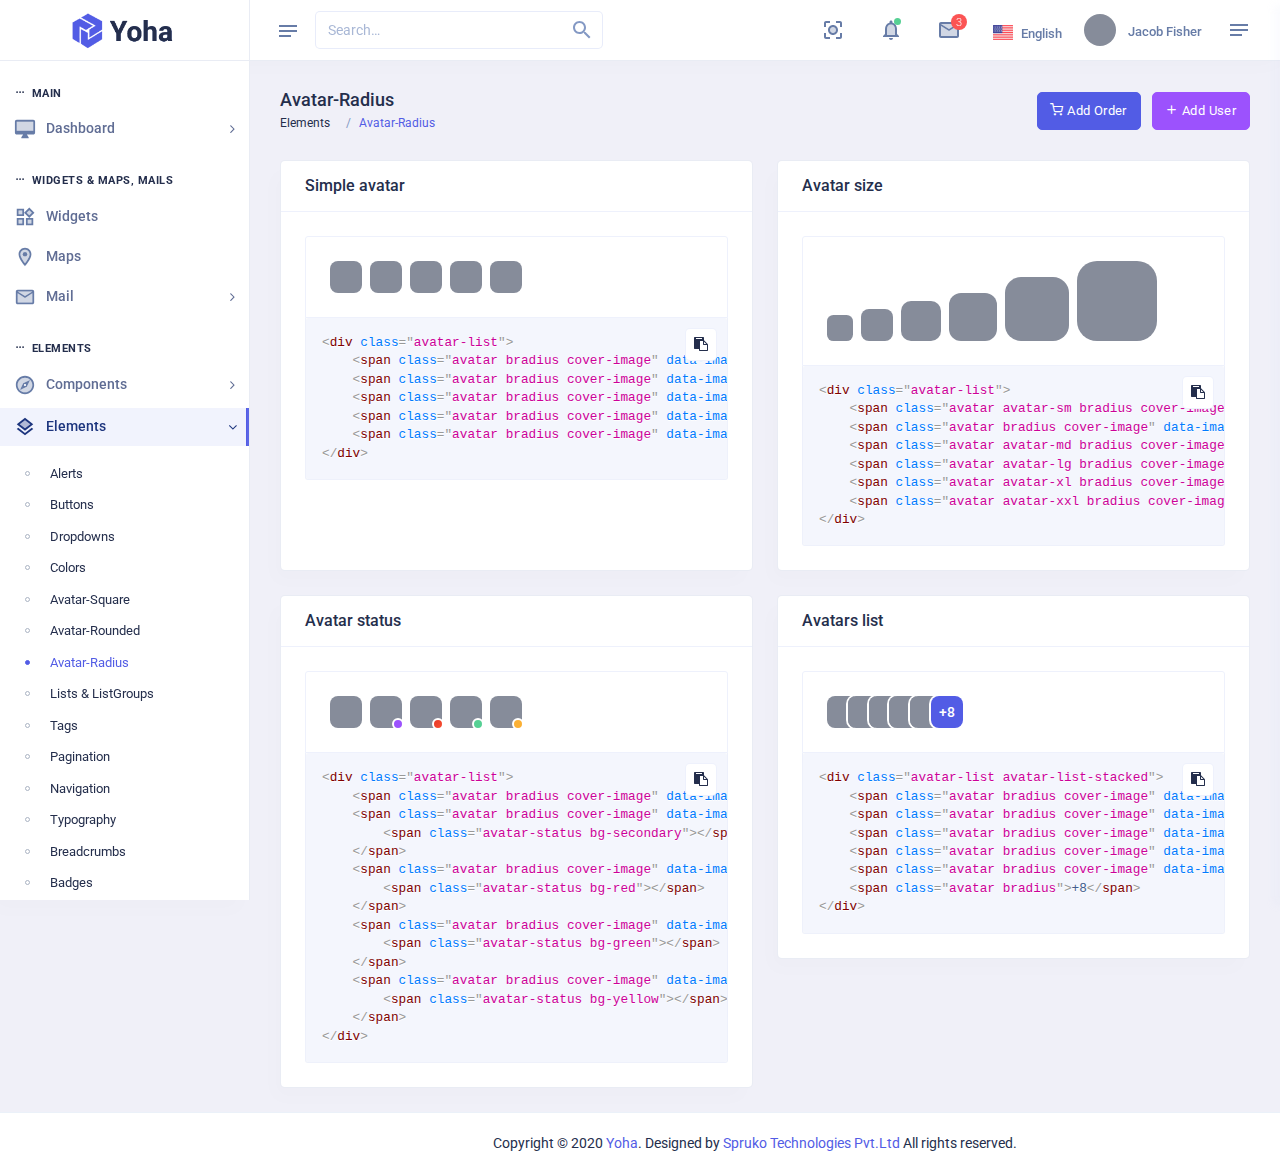
<file: HTML-LTR/Leftmenu-Closed-Light-Sidebar/avatar-radius.html>
<!doctype html>
<html lang="en" dir="ltr">
	<head>

		<!-- META DATA -->
		<meta charset="UTF-8">
		<meta name='viewport' content='width=device-width, initial-scale=1.0, user-scalable=0'>
		<meta http-equiv="X-UA-Compatible" content="IE=edge">
		<meta name="description" content="Yoha –  HTML5 Bootstrap Admin Template">
		<meta name="author" content="Spruko Technologies Private Limited">
		<meta name="keywords" content="admin dashboard html template, admin dashboard template bootstrap 4, analytics dashboard templates, best admin template bootstrap 4, best bootstrap admin template, bootstrap 4 template admin, bootstrap admin template premium, bootstrap admin ui, bootstrap basic admin template, cool admin template, dark admin dashboard, dark admin template, dark dashboard template, dashboard template bootstrap 4, ecommerce dashboard template, html5 admin template, light bootstrap dashboard, sales dashboard template, simple dashboard bootstrap 4, template bootstrap 4 admin">

		<!-- FAVICON -->
		<link rel="shortcut icon" type="image/x-icon" href="../../assets/images/brand/favicon.ico" />

		<!-- TITLE -->
		<title>Yoha –  HTML5 Bootstrap Admin Template</title>

		<!-- BOOTSTRAP CSS -->
		<link href="../../assets/plugins/bootstrap/css/bootstrap.min.css" rel="stylesheet" />

		<!-- STYLE CSS -->
		<link href="../../assets/css/style.css" rel="stylesheet"/>
		<link href="../../assets/css/skin-modes.css" rel="stylesheet"/>
		<link href="../../assets/css/dark-style.css" rel="stylesheet"/>

		<!-- SIDE-MENU CSS -->
		<link href="../../assets/css/closed-sidemenu.css" rel="stylesheet">

		<!--PERFECT SCROLL CSS-->
		<link href="../../assets/plugins/p-scroll/perfect-scrollbar.css" rel="stylesheet"/>

		<!-- CUSTOM SCROLL BAR CSS-->
		<link href="../../assets/plugins/scroll-bar/jquery.mCustomScrollbar.css" rel="stylesheet"/>

		<!--- FONT-ICONS CSS -->
		<link href="../../assets/css/icons.css" rel="stylesheet"/>

		<!-- INTERNAL PRISM CSS -->
		<link href="../../assets/plugins/prism/prism.css" rel="stylesheet">

		<!-- SIDEBAR CSS -->
		<link href="../../assets/plugins/sidebar/sidebar.css" rel="stylesheet">

		<!-- COLOR SKIN CSS -->
		<link id="theme" rel="stylesheet" type="text/css" media="all" href="../../assets/colors/color1.css" />

	</head>

	<body class="app sidebar-mini">

		<!-- GLOBAL-LOADER -->
		<div id="global-loader">
			<img src="../../assets/images/loader.svg" class="loader-img" alt="Loader">
		</div>
		<!-- /GLOBAL-LOADER -->

		<!-- PAGE -->
		<div class="page">
			<div class="page-main">

				<!--APP-SIDEBAR-->
				<div class="app-sidebar__overlay" data-toggle="sidebar"></div>
				<aside class="app-sidebar">
					<div class="side-header">
						<a class="header-brand1" href="index.html">
							<img src="../../assets/images/brand/logo.png" class="header-brand-img desktop-logo" alt="logo">
							<img src="../../assets/images/brand/logo-1.png" class="header-brand-img toggle-logo" alt="logo">
							<img src="../../assets/images/brand/logo-2.png" class="header-brand-img light-logo" alt="logo">
							<img src="../../assets/images/brand/logo-3.png" class="header-brand-img light-logo1" alt="logo">
						</a><!-- LOGO -->
					</div>
					<ul class="side-menu">
						<li><h3>Main</h3></li>
						<li class="slide">
							<a class="side-menu__item"  data-toggle="slide" href="#">
								<svg xmlns="http://www.w3.org/2000/svg" height="24" viewBox="0 0 24 24" width="24" class="side-menu__icon"><path d="M0 0h24v24H0V0z" fill="none"/><path d="M3 4h18v10H3z" opacity=".3"/><path d="M21 2H3c-1.1 0-2 .9-2 2v12c0 1.1.9 2 2 2h7l-2 3v1h8v-1l-2-3h7c1.1 0 2-.9 2-2V4c0-1.1-.9-2-2-2zm0 12H3V4h18v10z"/></svg>
								<span class="side-menu__label">Dashboard</span><i class="angle fa fa-angle-right"></i>
							</a>
							<ul class="slide-menu">
								<li><a class="slide-item" href="index.html"><span>Sales Dashboard</span></a></li>
								<li><a class="slide-item"  href="index2.html"><span>Marketing Dashboard</span></a></li>
								<li><a class="slide-item" href="index3.html"><span>App Dashboard</span></a></li>
								<li><a class="slide-item" href="index4.html"><span>LMS Dashboard</span></a></li>
								<li><a class="slide-item" href="index5.html"><span>Analytics Dashboard</span></a></li>
							</ul>
						</li>
						<li><h3>Widgets & Maps, Mails</h3></li>
						<li class="slide">
							<a class="side-menu__item" href="widgets.html">
								<svg xmlns="http://www.w3.org/2000/svg" height="24" viewBox="0 0 24 24" width="24" class="side-menu__icon"><path d="M0 0h24v24H0V0z" fill="none"/><path d="M5 5h4v4H5zm10 10h4v4h-4zM5 15h4v4H5zM16.66 4.52l-2.83 2.82 2.83 2.83 2.83-2.83z" opacity=".3"/><path d="M16.66 1.69L11 7.34 16.66 13l5.66-5.66-5.66-5.65zm-2.83 5.65l2.83-2.83 2.83 2.83-2.83 2.83-2.83-2.83zM3 3v8h8V3H3zm6 6H5V5h4v4zM3 21h8v-8H3v8zm2-6h4v4H5v-4zm8-2v8h8v-8h-8zm6 6h-4v-4h4v4z"/></svg>
								<span class="side-menu__label">Widgets</span>
							</a>
						</li>
						<li class="slide">
							<a class="side-menu__item" href="maps.html">
								<svg xmlns="http://www.w3.org/2000/svg" height="24" viewBox="0 0 24 24" width="24" class="side-menu__icon"><path d="M0 0h24v24H0V0z" fill="none"/><path d="M12 4C9.24 4 7 6.24 7 9c0 2.85 2.92 7.21 5 9.88 2.11-2.69 5-7 5-9.88 0-2.76-2.24-5-5-5zm0 7.5c-1.38 0-2.5-1.12-2.5-2.5s1.12-2.5 2.5-2.5 2.5 1.12 2.5 2.5-1.12 2.5-2.5 2.5z" opacity=".3"/><path d="M12 2C8.13 2 5 5.13 5 9c0 5.25 7 13 7 13s7-7.75 7-13c0-3.87-3.13-7-7-7zM7 9c0-2.76 2.24-5 5-5s5 2.24 5 5c0 2.88-2.88 7.19-5 9.88C9.92 16.21 7 11.85 7 9z"/><circle cx="12" cy="9" r="2.5"/></svg>
								<span class="side-menu__label">Maps</span>
							</a>
						</li>
						<li class="slide">
							<a class="side-menu__item" data-toggle="slide" href="#">
								<svg xmlns="http://www.w3.org/2000/svg" height="24" viewBox="0 0 24 24" width="24" class="side-menu__icon"><path d="M0 0h24v24H0V0z" fill="none"/><path d="M20 8l-8 5-8-5v10h16zm0-2H4l8 4.99z" opacity=".3"/><path d="M4 20h16c1.1 0 2-.9 2-2V6c0-1.1-.9-2-2-2H4c-1.1 0-2 .9-2 2v12c0 1.1.9 2 2 2zM20 6l-8 4.99L4 6h16zM4 8l8 5 8-5v10H4V8z"/></svg>
								<span class="side-menu__label">Mail</span><i class="angle fa fa-angle-right"></i>
							</a>
							<ul class="slide-menu">
								<li><a href="email-compose.html" class="slide-item">Mail-Compose</a></li>
								<li><a href="email-inbox.html" class="slide-item">Mail-Inbox</a></li>
								<li><a href="email-view.html" class="slide-item">View-Mail</a></li>
							</ul>
						</li>
						<li><h3>Elements</h3></li>
						<li class="slide">
							<a class="side-menu__item" data-toggle="slide" href="#">
								<svg xmlns="http://www.w3.org/2000/svg" height="24" viewBox="0 0 24 24" width="24" class="side-menu__icon"><path d="M0 0h24v24H0V0z" fill="none"/><path d="M12 4c-4.41 0-8 3.59-8 8s3.59 8 8 8 8-3.59 8-8-3.59-8-8-8zm2.01 10.01L6.5 17.5l3.49-7.51L17.5 6.5l-3.49 7.51z" opacity=".3"/><path d="M12 2C6.48 2 2 6.48 2 12s4.48 10 10 10 10-4.48 10-10S17.52 2 12 2zm0 18c-4.41 0-8-3.59-8-8s3.59-8 8-8 8 3.59 8 8-3.59 8-8 8zm-5.5-2.5l7.51-3.49L17.5 6.5 9.99 9.99 6.5 17.5zm5.5-6.6c.61 0 1.1.49 1.1 1.1s-.49 1.1-1.1 1.1-1.1-.49-1.1-1.1.49-1.1 1.1-1.1z"/></svg>
								<span class="side-menu__label">Components</span><i class="angle fa fa-angle-right"></i>
							</a>
							<ul class="slide-menu">
								<li><a href="cards.html" class="slide-item"> Cards design</a></li>
								<li><a href="calendar.html" class="slide-item"> Default calendar</a></li>
								<li><a href="calendar2.html" class="slide-item"> Full calendar</a></li>
								<li><a href="chat.html" class="slide-item"> Default Chat</a></li>
								<li><a href="notify.html" class="slide-item"> Notifications</a></li>
								<li><a href="sweetalert.html" class="slide-item"> Sweet alerts</a></li>
								<li><a href="rangeslider.html" class="slide-item"> Range slider</a></li>
								<li><a href="scroll.html" class="slide-item"> Content Scroll bar</a></li>
								<li><a href="loaders.html" class="slide-item"> Loaders</a></li>
								<li><a href="counters.html" class="slide-item"> Counters</a></li>
								<li><a href="rating.html" class="slide-item"> Rating</a></li>
								<li><a href="timeline.html" class="slide-item"> Timeline</a></li>
							</ul>
						</li>
						<li class="slide">
							<a class="side-menu__item" data-toggle="slide" href="#">
								<svg xmlns="http://www.w3.org/2000/svg" height="24" viewBox="0 0 24 24" width="24" class="side-menu__icon"><path d="M0 0h24v24H0V0z" fill="none"/><path d="M6.26 9L12 13.47 17.74 9 12 4.53z" opacity=".3"/><path d="M19.37 12.8l-7.38 5.74-7.37-5.73L3 14.07l9 7 9-7zM12 2L3 9l1.63 1.27L12 16l7.36-5.73L21 9l-9-7zm0 11.47L6.26 9 12 4.53 17.74 9 12 13.47z"/></svg>
								<span class="side-menu__label">Elements</span><i class="angle fa fa-angle-right"></i>
							</a>
							<ul class="slide-menu">
								<li><a href="alerts.html" class="slide-item"> Alerts</a></li>
								<li><a href="buttons.html" class="slide-item"> Buttons</a></li>
								<li><a href="dropdown.html" class="slide-item"> Dropdowns</a></li>
								<li><a href="colors.html" class="slide-item"> Colors</a></li>
								<li><a href="avatarsquare.html" class="slide-item"> Avatar-Square</a></li>
								<li><a href="avatar-round.html" class="slide-item"> Avatar-Rounded</a></li>
								<li><a href="avatar-radius.html" class="slide-item"> Avatar-Radius</a></li>
								<li><a href="list.html" class="slide-item"> Lists & ListGroups</a></li>
								<li><a href="tags.html" class="slide-item"> Tags</a></li>
								<li><a href="pagination.html" class="slide-item"> Pagination</a></li>
								<li><a href="navigation.html" class="slide-item"> Navigation</a></li>
								<li><a href="typography.html" class="slide-item"> Typography</a></li>
								<li><a href="breadcrumbs.html" class="slide-item"> Breadcrumbs</a></li>
								<li><a href="badge.html" class="slide-item"> Badges</a></li>
								<li><a href="jumbotron.html" class="slide-item"> Jumbotron</a></li>
								<li><a href="panels.html" class="slide-item"> Panels</a></li>
								<li><a href="thumbnails.html" class="slide-item"> Thumbnails</a></li>
							</ul>
						</li>
						<li class="slide">
							<a class="side-menu__item" data-toggle="slide" href="#">
								<svg xmlns="http://www.w3.org/2000/svg" height="24" viewBox="0 0 24 24" width="24" class="side-menu__icon"><path d="M0 0h24v24H0V0z" fill="none"/><path d="M5 9h14V5H5v4zm2-3.5c.83 0 1.5.67 1.5 1.5S7.83 8.5 7 8.5 5.5 7.83 5.5 7 6.17 5.5 7 5.5zM5 19h14v-4H5v4zm2-3.5c.83 0 1.5.67 1.5 1.5s-.67 1.5-1.5 1.5-1.5-.67-1.5-1.5.67-1.5 1.5-1.5z" opacity=".3"/><path d="M20 13H4c-.55 0-1 .45-1 1v6c0 .55.45 1 1 1h16c.55 0 1-.45 1-1v-6c0-.55-.45-1-1-1zm-1 6H5v-4h14v4zm-12-.5c.83 0 1.5-.67 1.5-1.5s-.67-1.5-1.5-1.5-1.5.67-1.5 1.5.67 1.5 1.5 1.5zM20 3H4c-.55 0-1 .45-1 1v6c0 .55.45 1 1 1h16c.55 0 1-.45 1-1V4c0-.55-.45-1-1-1zm-1 6H5V5h14v4zM7 8.5c.83 0 1.5-.67 1.5-1.5S7.83 5.5 7 5.5 5.5 6.17 5.5 7 6.17 8.5 7 8.5z"/></svg>
								<span class="side-menu__label">Advanced Elements</span><i class="angle fa fa-angle-right"></i>
							</a>
							<ul class="slide-menu">
								<li><a href="mediaobject.html" class="slide-item"> Media Object</a></li>
								<li><a href="accordion.html" class="slide-item"> Accordions</a></li>
								<li><a href="tabs.html" class="slide-item"> Tabs</a></li>
								<li><a href="modal.html" class="slide-item"> Modal</a></li>
								<li><a href="tooltipandpopover.html" class="slide-item"> Tooltip and popover</a></li>
								<li><a href="progress.html" class="slide-item"> Progress</a></li>
								<li><a href="carousel.html" class="slide-item"> Carousels</a></li>
								<li><a href="headers.html" class="slide-item"> Headers</a></li>
								<li><a href="footers.html" class="slide-item"> Footers</a></li>
								<li><a href="users-list.html" class="slide-item"> User List</a></li>
								<li><a href="search.html" class="slide-item">Search</a></li>
								<li><a href="crypto-currencies.html" class="slide-item"> Crypto-currencies</a></li>
							</ul>
						</li>
						<li><h3>Charts & Tables</h3></li>
						<li class="slide">
							<a class="side-menu__item" data-toggle="slide" href="#">
								<svg xmlns="http://www.w3.org/2000/svg" height="24" viewBox="0 0 24 24" width="24"  class="side-menu__icon"><path d="M0 0h24v24H0V0z" fill="none"/><path d="M5 5v14h14V5H5zm4 12H7v-7h2v7zm4 0h-2V7h2v10zm4 0h-2v-4h2v4z" opacity=".3"/><path d="M19 3H5c-1.1 0-2 .9-2 2v14c0 1.1.9 2 2 2h14c1.1 0 2-.9 2-2V5c0-1.1-.9-2-2-2zm0 16H5V5h14v14zM7 10h2v7H7zm4-3h2v10h-2zm4 6h2v4h-2z"/></svg>
								<span class="side-menu__label">Charts</span><i class="angle fa fa-angle-right"></i>
							</a>
							<ul class="slide-menu">
								<li><a href="chart-chartist.html" class="slide-item">Chart Js</a></li>
								<li><a href="chart-flot.html" class="slide-item"> Flot Charts</a></li>
								<li><a href="chart-echart.html" class="slide-item"> ECharts</a></li>
								<li><a href="chart-morris.html" class="slide-item"> Morris Charts</a></li>
								<li><a href="chart-nvd3.html" class="slide-item"> Nvd3 Charts</a></li>
								<li><a href="charts.html" class="slide-item"> C3 Bar Charts</a></li>
								<li><a href="chart-line.html" class="slide-item"> C3 Line Charts</a></li>
								<li><a href="chart-donut.html" class="slide-item"> C3 Donut Charts</a></li>
								<li><a href="chart-pie.html" class="slide-item"> C3 Pie charts</a></li>
							</ul>
						</li>
						<li class="slide">
							<a class="side-menu__item" data-toggle="slide" href="#">
								<svg xmlns="http://www.w3.org/2000/svg" height="24" viewBox="0 0 24 24" width="24" class="side-menu__icon"><path d="M0 0h24v24H0V0z" fill="none"/><path d="M5 5h15v3H5zm12 5h3v9h-3zm-7 0h5v9h-5zm-5 0h3v9H5z" opacity=".3"/><path d="M20 3H5c-1.1 0-2 .9-2 2v14c0 1.1.9 2 2 2h15c1.1 0 2-.9 2-2V5c0-1.1-.9-2-2-2zM8 19H5v-9h3v9zm7 0h-5v-9h5v9zm5 0h-3v-9h3v9zm0-11H5V5h15v3z"/></svg>
								<span class="side-menu__label">Tables</span><i class="angle fa fa-angle-right"></i>
							</a>
							<ul class="slide-menu">
								<li><a href="tables.html" class="slide-item">Default table</a></li>
								<li><a href="datatable.html" class="slide-item"> Data Tables</a></li>
							</ul>
						</li>
						<li><h3>Forms & Icons</h3></li>
						<li class="slide">
							<a class="side-menu__item" data-toggle="slide" href="#">
								<svg xmlns="http://www.w3.org/2000/svg" height="24" viewBox="0 0 24 24" width="24" class="side-menu__icon"><path d="M0 0h24v24H0V0z" fill="none"/><path d="M13 4H6v16h12V9h-5z" opacity=".3"/><path d="M20 8l-6-6H6c-1.1 0-1.99.9-1.99 2L4 20c0 1.1.89 2 1.99 2H18c1.1 0 2-.9 2-2V8zm-2 12H6V4h7v5h5v11z"/></svg>
								<span class="side-menu__label">Forms</span><i class="angle fa fa-angle-right"></i>
							</a>
							<ul class="slide-menu">
								<li><a href="form-elements.html" class="slide-item"> Form Elements</a></li>
								<li><a href="wysiwyag.html" class="slide-item"> Form Editor</a></li>
								<li><a href="form-wizard.html" class="slide-item"> Form Wizard</a></li>
							</ul>
						</li>
						<li class="slide">
						    <a class="side-menu__item" data-toggle="slide" href="#">
								<svg xmlns="http://www.w3.org/2000/svg" height="24" viewBox="0 0 24 24" width="24" class="side-menu__icon"><path d="M0 0h24v24H0z" fill="none"/><path d="M12 4c-4.41 0-8 3.59-8 8s3.59 8 8 8c.28 0 .5-.22.5-.5 0-.16-.08-.28-.14-.35-.41-.46-.63-1.05-.63-1.65 0-1.38 1.12-2.5 2.5-2.5H16c2.21 0 4-1.79 4-4 0-3.86-3.59-7-8-7zm-5.5 9c-.83 0-1.5-.67-1.5-1.5S5.67 10 6.5 10s1.5.67 1.5 1.5S7.33 13 6.5 13zm3-4C8.67 9 8 8.33 8 7.5S8.67 6 9.5 6s1.5.67 1.5 1.5S10.33 9 9.5 9zm5 0c-.83 0-1.5-.67-1.5-1.5S13.67 6 14.5 6s1.5.67 1.5 1.5S15.33 9 14.5 9zm4.5 2.5c0 .83-.67 1.5-1.5 1.5s-1.5-.67-1.5-1.5.67-1.5 1.5-1.5 1.5.67 1.5 1.5z" opacity=".3"/><path d="M12 2C6.49 2 2 6.49 2 12s4.49 10 10 10c1.38 0 2.5-1.12 2.5-2.5 0-.61-.23-1.21-.64-1.67-.08-.09-.13-.21-.13-.33 0-.28.22-.5.5-.5H16c3.31 0 6-2.69 6-6 0-4.96-4.49-9-10-9zm4 13h-1.77c-1.38 0-2.5 1.12-2.5 2.5 0 .61.22 1.19.63 1.65.06.07.14.19.14.35 0 .28-.22.5-.5.5-4.41 0-8-3.59-8-8s3.59-8 8-8 8 3.14 8 7c0 2.21-1.79 4-4 4z"/><circle cx="6.5" cy="11.5" r="1.5"/><circle cx="9.5" cy="7.5" r="1.5"/><circle cx="14.5" cy="7.5" r="1.5"/><circle cx="17.5" cy="11.5" r="1.5"/></svg>
								<span class="side-menu__label">Icons</span><i class="angle fa fa-angle-right"></i>
							</a>
							<ul class="slide-menu">
								<li><a href="icons.html" class="slide-item"> Font Awesome</a></li>
								<li><a href="icons2.html" class="slide-item"> Material Design Icons</a></li>
								<li><a href="icons3.html" class="slide-item"> Simple Line Icons</a></li>
								<li><a href="icons4.html" class="slide-item"> Feather Icons</a></li>
								<li><a href="icons5.html" class="slide-item"> Ionic Icons</a></li>
								<li><a href="icons6.html" class="slide-item"> Flag Icons</a></li>
								<li><a href="icons7.html" class="slide-item"> pe7 Icons</a></li>
								<li><a href="icons8.html" class="slide-item"> Themify Icons</a></li>
								<li><a href="icons9.html" class="slide-item">Typicons Icons</a></li>
								<li><a href="icons10.html" class="slide-item">Weather Icons</a></li>
							</ul>
						</li>
						<li><h3>Pages</h3></li>
						<li class="slide">
							<a class="side-menu__item" data-toggle="slide" href="#">
								<svg xmlns="http://www.w3.org/2000/svg" height="24" viewBox="0 0 24 24" width="24" class="side-menu__icon"><path d="M0 0h24v24H0V0z" fill="none"/><path d="M7 3h14v14H7z" opacity=".3"/><path d="M3 23h16v-2H3V5H1v16c0 1.1.9 2 2 2zM21 1H7c-1.1 0-2 .9-2 2v14c0 1.1.9 2 2 2h14c1.1 0 2-.9 2-2V3c0-1.1-.9-2-2-2zm0 16H7V3h14v14z"/></svg>
								<span class="side-menu__label">Pages</span><i class="angle fa fa-angle-right"></i>
							</a>
							<ul class="slide-menu">
								<li><a href="profile.html" class="slide-item"> Profile</a></li>
								<li><a href="editprofile.html" class="slide-item"> Edit Profile</a></li>
								<li><a href="gallery.html" class="slide-item"> Gallery</a></li>
								<li><a href="about.html" class="slide-item"> About Company</a></li>
								<li><a href="services.html" class="slide-item"> Services</a></li>
								<li><a href="faq.html" class="slide-item"> FAQS</a></li>
								<li><a href="terms.html" class="slide-item"> Terms</a></li>
								<li><a href="invoice.html" class="slide-item"> Invoice</a></li>
								<li><a href="pricing.html" class="slide-item"> Pricing Tables</a></li>
								<li><a href="blog.html" class="slide-item"> Blog</a></li>
								<li><a href="empty.html" class="slide-item"> Empty Page</a></li>
								<li><a href="construction.html" class="slide-item"> Under Construction</a></li>
							</ul>
						</li>
						<li><h3>E-Commerce</h3></li>
						<li class="slide">
							<a class="side-menu__item" data-toggle="slide" href="#">
								<svg xmlns="http://www.w3.org/2000/svg" height="24" viewBox="0 0 24 24" width="24" class="side-menu__icon"><path d="M0 0h24v24H0V0z" fill="none"/><path d="M15.55 11l2.76-5H6.16l2.37 5z" opacity=".3"/><path d="M15.55 13c.75 0 1.41-.41 1.75-1.03l3.58-6.49c.37-.66-.11-1.48-.87-1.48H5.21l-.94-2H1v2h2l3.6 7.59-1.35 2.44C4.52 15.37 5.48 17 7 17h12v-2H7l1.1-2h7.45zM6.16 6h12.15l-2.76 5H8.53L6.16 6zM7 18c-1.1 0-1.99.9-1.99 2S5.9 22 7 22s2-.9 2-2-.9-2-2-2zm10 0c-1.1 0-1.99.9-1.99 2s.89 2 1.99 2 2-.9 2-2-.9-2-2-2z"/></svg>
								<span class="side-menu__label">E-Commerce</span><i class="angle fa fa-angle-right"></i>
							</a>
							<ul class="slide-menu">
								<li><a href="shop.html" class="slide-item"> Shop</a></li>
								<li><a href="shop-description.html" class="slide-item">Product Details</a></li>
								<li><a href="cart.html" class="slide-item"> Shopping Cart</a></li>
							</ul>
						</li>
						<li><h3>Custom & Error Pages</h3></li>
						<li class="slide">
							<a class="side-menu__item" data-toggle="slide" href="#">
								<svg xmlns="http://www.w3.org/2000/svg" height="24" viewBox="0 0 24 24" width="24" class="side-menu__icon"><path d="M0 0h24v24H0V0z" fill="none"/><path d="M12 4c-4.41 0-8 3.59-8 8s3.59 8 8 8 8-3.59 8-8-3.59-8-8-8zm0 12.5c-2.49 0-4.5-2.01-4.5-4.5S9.51 7.5 12 7.5s4.5 2.01 4.5 4.5-2.01 4.5-4.5 4.5z" opacity=".3"/><path d="M12 2C6.48 2 2 6.48 2 12s4.48 10 10 10 10-4.48 10-10S17.52 2 12 2zm0 18c-4.41 0-8-3.59-8-8s3.59-8 8-8 8 3.59 8 8-3.59 8-8 8zm0-12.5c-2.49 0-4.5 2.01-4.5 4.5s2.01 4.5 4.5 4.5 4.5-2.01 4.5-4.5-2.01-4.5-4.5-4.5zm0 5.5c-.55 0-1-.45-1-1s.45-1 1-1 1 .45 1 1-.45 1-1 1z"/></svg>
								<span class="side-menu__label">Custom Pages</span><i class="angle fa fa-angle-right"></i>
							</a>
							<ul class="slide-menu">
								<li><a href="login.html" class="slide-item"> Login</a></li>
								<li><a href="register.html" class="slide-item"> Register</a></li>
								<li><a href="forgot-password.html" class="slide-item"> Forgot Password</a></li>
								<li><a href="lockscreen.html" class="slide-item"> Lock screen</a></li>
							</ul>
						</li>
						<li class="slide">
							<a class="side-menu__item" data-toggle="slide" href="#">
								<svg xmlns="http://www.w3.org/2000/svg" height="24" viewBox="0 0 24 24" width="24" class="side-menu__icon"><path d="M0 0h24v24H0V0z" fill="none"/><path d="M9.1 5L5 9.1v5.8L9.1 19h5.8l4.1-4.1V9.1L14.9 5H9.1zM12 17c-.55 0-1-.45-1-1s.45-1 1-1 1 .45 1 1-.45 1-1 1zm1-3h-2V7h2v7z" opacity=".3"/><path d="M15.73 3H8.27L3 8.27v7.46L8.27 21h7.46L21 15.73V8.27L15.73 3zM19 14.9L14.9 19H9.1L5 14.9V9.1L9.1 5h5.8L19 9.1v5.8z"/><circle cx="12" cy="16" r="1"/><path d="M11 7h2v7h-2z"/></svg>
								<span class="side-menu__label">Error Pages</span><i class="angle fa fa-angle-right"></i>
							</a>
							<ul class="slide-menu">
								<li><a href="400.html" class="slide-item"> 400</a></li>
								<li><a href="401.html" class="slide-item"> 401</a></li>
								<li><a href="403.html" class="slide-item"> 403</a></li>
								<li><a href="404.html" class="slide-item"> 404</a></li>
								<li><a href="500.html" class="slide-item"> 500</a></li>
								<li><a href="503.html" class="slide-item"> 503</a></li>
							</ul>
						</li>
					</ul>
				</aside>
				<!--/APP-SIDEBAR-->

				<!-- App-Header -->
				<div class="app-header header">
					<div class="container-fluid">
						<div class="d-flex">
							<a class="header-brand d-md-none" href="index.html">
								<img src="../../assets/images/brand/logo-3.png" class="header-brand-img mobile-icon" alt="logo">
								<img src="../../assets/images/brand/logo.png" class="header-brand-img desktop-logo mobile-logo" alt="logo">
							</a>
							<a aria-label="Hide Sidebar" class="app-sidebar__toggle" data-toggle="sidebar" href="#">
								<svg xmlns="http://www.w3.org/2000/svg" height="24" viewBox="0 0 24 24" width="24"><path d="M0 0h24v24H0V0z" fill="none"/><path d="M21 11.01L3 11v2h18zM3 16h12v2H3zM21 6H3v2.01L21 8z"/></svg>
							</a><!-- sidebar-toggle-->
							<div class="header-search d-none d-md-flex">
								<form class="form-inline">
									<div class="search-element">
										<input type="search" class="form-control header-search" placeholder="Search…" aria-label="Search" tabindex="1">
										<button class="btn btn-primary-color" type="submit">
											<svg xmlns="http://www.w3.org/2000/svg" height="24" viewBox="0 0 24 24" width="24"><path d="M0 0h24v24H0V0z" fill="none"/><path d="M15.5 14h-.79l-.28-.27C15.41 12.59 16 11.11 16 9.5 16 5.91 13.09 3 9.5 3S3 5.91 3 9.5 5.91 16 9.5 16c1.61 0 3.09-.59 4.23-1.57l.27.28v.79l5 4.99L20.49 19l-4.99-5zm-6 0C7.01 14 5 11.99 5 9.5S7.01 5 9.5 5 14 7.01 14 9.5 11.99 14 9.5 14z"/></svg>
										</button>
									</div>
								</form>
							</div>
							<div class="d-flex ml-auto header-right-icons header-search-icon">
								<button class="navbar-toggler navresponsive-toggler d-md-none" type="button" data-toggle="collapse" data-target="#navbarSupportedContent-4"
									aria-controls="navbarSupportedContent-4" aria-expanded="false" aria-label="Toggle navigation">
									<svg xmlns="http://www.w3.org/2000/svg" height="24" viewBox="0 0 24 24" width="24" class="navbar-toggler-icon"><path d="M0 0h24v24H0V0z" fill="none"/><path d="M12 8c1.1 0 2-.9 2-2s-.9-2-2-2-2 .9-2 2 .9 2 2 2zm0 2c-1.1 0-2 .9-2 2s.9 2 2 2 2-.9 2-2-.9-2-2-2zm0 6c-1.1 0-2 .9-2 2s.9 2 2 2 2-.9 2-2-.9-2-2-2z"/></svg>
								</button>
								<div class="dropdown d-none d-lg-flex">
									<a class="nav-link icon full-screen-link nav-link-bg">
										<svg xmlns="http://www.w3.org/2000/svg" height="24" viewBox="0 0 24 24" width="24" class="fullscreen-button"><path d="M0 0h24v24H0V0z" fill="none"/><circle cx="12" cy="12" opacity=".3" r="3"/><path d="M7 12c0 2.76 2.24 5 5 5s5-2.24 5-5-2.24-5-5-5-5 2.24-5 5zm8 0c0 1.65-1.35 3-3 3s-3-1.35-3-3 1.35-3 3-3 3 1.35 3 3zM3 19c0 1.1.9 2 2 2h4v-2H5v-4H3v4zM3 5v4h2V5h4V3H5c-1.1 0-2 .9-2 2zm18 0c0-1.1-.9-2-2-2h-4v2h4v4h2V5zm-2 14h-4v2h4c1.1 0 2-.9 2-2v-4h-2v4z"/></svg>
									</a>
								</div><!-- FULL-SCREEN -->
								<div class="dropdown d-none d-md-flex notifications">
									<a class="nav-link icon" data-toggle="dropdown">
										<svg xmlns="http://www.w3.org/2000/svg" height="24" viewBox="0 0 24 24" width="24"><path d="M0 0h24v24H0V0z" fill="none"/><path d="M12 6.5c-2.49 0-4 2.02-4 4.5v6h8v-6c0-2.48-1.51-4.5-4-4.5z" opacity=".3"/><path d="M12 22c1.1 0 2-.9 2-2h-4c0 1.1.9 2 2 2zm6-6v-5c0-3.07-1.63-5.64-4.5-6.32V4c0-.83-.67-1.5-1.5-1.5s-1.5.67-1.5 1.5v.68C7.64 5.36 6 7.92 6 11v5l-2 2v1h16v-1l-2-2zm-2 1H8v-6c0-2.48 1.51-4.5 4-4.5s4 2.02 4 4.5v6z"/></svg>
										<span class="pulse1 bg-success"></span>
									</a>
									<div class="dropdown-menu dropdown-menu-right dropdown-menu-arrow">
										<div class="notifications-menu">
											<a class="dropdown-item d-flex pb-4" href="#">
												<span class="avatar mr-3 br-3 align-self-center avatar-md cover-image bg-primary brround">
													<i class="fe fe-mail"></i></span>
												<div>
													<span class="font-weight-bold"> Commented on your post </span>
													<div class="small text-muted d-flex">
														3 hours ago
													</div>
												</div>
											</a>
											<a class="dropdown-item d-flex pb-4" href="#">
												<span class="avatar avatar-md br-3 mr-3 align-self-center cover-image bg-secondary brround">
													<i class="fe fe-download"></i>
												</span>
												<div>
													<span class="font-weight-bold"> New file has been Uploaded </span>
													<div class="small text-muted d-flex">
														5 hour ago
													</div>
												</div>
											</a>
											<a class="dropdown-item d-flex pb-4" href="#">
												<span class="avatar avatar-md br-3 mr-3 align-self-center cover-image bg-warning brround">
													<i class="fe fe-user"></i>
												</span>
												<div>
													<span class="font-weight-bold"> User account has Updated</span>
													<div class="small text-muted d-flex">
														20 mins ago
													</div>
												</div>
											</a>
											<a class="dropdown-item d-flex pb-4" href="#">
												<span class="avatar avatar-md br-3 mr-3 align-self-center cover-image bg-info brround">
													<i class="fe fe-shopping-cart"></i>
												</span>
												<div>
													<span class="font-weight-bold"> New Order Recevied</span>
													<div class="small text-muted d-flex">
														1 hour ago
													</div>
												</div>
											</a>
											<a class="dropdown-item d-flex pb-4" href="#">
												<span class="avatar avatar-md br-3 mr-3 align-self-center cover-image bg-danger brround">
													<i class="fa fa-commenting-o"></i>
												</span>
												<div>
													<span class="font-weight-bold"> 3 New Comments</span>
													<div class="small text-muted d-flex">
														1 day ago
													</div>
												</div>
											</a>
											<a class="dropdown-item d-flex pb-4" href="#">
												<span class="avatar avatar-md br-3 mr-3 align-self-center cover-image bg-success brround">
													<i class="fe fe-server"></i>
												</span>
												<div>
													<span class="font-weight-bold">Server Rebooted</span>
													<div class="small text-muted d-flex">
														2 hour ago
													</div>
												</div>
											</a>
										</div>
										<div class="dropdown-divider"></div>
										<a href="#" class="dropdown-item text-center">View all Notification</a>
									</div>
								</div><!-- NOTIFICATIONS -->
								<div class="dropdown d-none d-md-flex message">
									<a class="nav-link icon text-center" data-toggle="dropdown">
										<svg xmlns="http://www.w3.org/2000/svg" height="24" viewBox="0 0 24 24" width="24"><path d="M0 0h24v24H0V0z" fill="none"/><path d="M20 8l-8 5-8-5v10h16zm0-2H4l8 4.99z" opacity=".3"/><path d="M4 20h16c1.1 0 2-.9 2-2V6c0-1.1-.9-2-2-2H4c-1.1 0-2 .9-2 2v12c0 1.1.9 2 2 2zM20 6l-8 4.99L4 6h16zM4 8l8 5 8-5v10H4V8z"/></svg>
										<span class="nav-unread badge badge-danger badge-pill pulse">3</span>
									</a>
									<div class="dropdown-menu dropdown-menu-right dropdown-menu-arrow">
										<div class="message-menu">
											<a class="dropdown-item d-flex pb-3" href="#">
												<span class="avatar avatar-md brround mr-3 align-self-center cover-image" data-image-src="../../assets/images/users/1.jpg"></span>
												<div>
													<strong>Madeleine</strong> Hey! there I' am available....
													<div class="small text-muted">
														3 hours ago
													</div>
												</div>
											</a>
											<a class="dropdown-item d-flex pb-3" href="#">
												<span class="avatar avatar-md brround mr-3 align-self-center cover-image" data-image-src="../../assets/images/users/12.jpg"></span>
												<div>
													<strong>Anthony</strong> New product Launching...
													<div class="small text-muted">
														5 hour ago
													</div>
												</div>
											</a>
											<a class="dropdown-item d-flex pb-3" href="#">
												<span class="avatar avatar-md brround mr-3 align-self-center cover-image" data-image-src="../../assets/images/users/4.jpg"></span>
												<div>
													<strong>Olivia</strong> New Schedule Realease......
													<div class="small text-muted">
														45 mintues ago
													</div>
												</div>
											</a>
											<a class="dropdown-item d-flex pb-3" href="#">
												<span class="avatar avatar-md brround mr-3 align-self-center cover-image" data-image-src="../../assets/images/users/15.jpg"></span>
												<div>
													<strong>Sanderson</strong> New Schedule Realease......
													<div class="small text-muted">
														2 days ago
													</div>
												</div>
											</a>
										</div>
										<div class="dropdown-divider"></div>
										<a href="#" class="dropdown-item text-center">See all Messages</a>
									</div>
								</div><!-- MESSAGE-BOX -->
								<div class="dropdown d-none d-xl-flex country-selector">
									<a href="#" class="d-flex nav-link  leading-none" data-toggle="dropdown" aria-expanded="true">
										<img src="../../assets/images/flags/us_flag.jpg" alt="img" class="mr-2 align-self-center">
										<div>
											<strong class="text-dark">English</strong>
										</div>
									</a>
									<div class="dropdown-menu dropdown-menu-right dropdown-menu-arrow">
										<a href="#" class="dropdown-item d-flex pb-3">
											<img src="../../assets/images/flags/french_flag.jpg" alt="flag-img" class="avatar  mr-3 align-self-center">
											<div>
												<strong>French</strong>
											</div>
										</a>
										<a href="#" class="dropdown-item d-flex pb-3">
											<img src="../../assets/images/flags/germany_flag.jpg" alt="flag-img" class="avatar  mr-3 align-self-center">
											<div>
												<strong>Germany</strong>
											</div>
										</a>
										<a href="#" class="dropdown-item d-flex pb-3">
											<img src="../../assets/images/flags/italy_flag.jpg" alt="flag-img" class="avatar  mr-3 align-self-center">
											<div>
												<strong>Italy</strong>
											</div>
										</a>
										<a href="#" class="dropdown-item d-flex pb-3">
											<img src="../../assets/images/flags/russia_flag.jpg" alt="flag-img" class="avatar  mr-3 align-self-center">
											<div>
												<strong>Russia</strong>
											</div>
										</a>
										<a href="#" class="dropdown-item d-flex pb-3">
											<img src="../../assets/images/flags/spain_flag.jpg" alt="flag-img" class="avatar  mr-3 align-self-center">
											<div>
												<strong>Spain</strong>
											</div>
										</a>
									</div>
								</div>
								<div class="dropdown profile-1">
									<a href="#" data-toggle="dropdown" class="nav-link pl-2 pr-2  leading-none d-flex">
										<span>
											<img src="../../assets/images/users/10.jpg" alt="profile-user" class="avatar  mr-xl-3 profile-user brround cover-image">
										</span>
										<div class="text-center mt-1 d-none d-xl-block">
											<h6 class="text-dark mb-0 fs-13 font-weight-semibold">Jacob Fisher</h6>
										</div>
									</a>
									<div class="dropdown-menu dropdown-menu-right dropdown-menu-arrow">
										<a class="dropdown-item" href="#">
											<i class="dropdown-icon mdi mdi-account-outline"></i> My Profile
										</a>
										<a class="dropdown-item" href="#">
											<i class="dropdown-icon zmdi zmdi-edit"></i> Edit Profile
										</a>
										<a class="dropdown-item" href="#">
											<i class="dropdown-icon  mdi mdi-settings"></i> Account Settings
										</a>
										<a class="dropdown-item" href="#">
											<span class="float-right"></span>
											<i class="dropdown-icon mdi  mdi-message-outline"></i> Inbox
										</a>
										<a class="dropdown-item" href="#">
											<i class="dropdown-icon mdi mdi-comment-check-outline"></i> Message
										</a>
										<a class="dropdown-item" href="#">
											<i class="dropdown-icon mdi mdi-compass-outline"></i> Need help?
										</a>
										<a class="dropdown-item" href="login.html">
											<i class="dropdown-icon mdi  mdi-logout-variant"></i> Sign out
										</a>
									</div>
								</div>
								<div class="dropdown d-md-flex header-settings">
									<a href="#" class="nav-link icon " data-toggle="sidebar-right" data-target=".sidebar-right">
										<svg xmlns="http://www.w3.org/2000/svg" height="24" viewBox="0 0 24 24" width="24"><path d="M0 0h24v24H0V0z" fill="none"/><path d="M21 11.01L3 11v2h18zM3 16h12v2H3zM21 6H3v2.01L21 8z"/></svg>
									</a>
								</div><!-- SIDE-MENU -->
							</div>
						</div>
					</div>
				</div>
				<!-- responsive-navbar -->
				<div class="mb-1 navbar navbar-expand-lg  responsive-navbar navbar-dark d-md-none bg-white">
					<div class="collapse navbar-collapse" id="navbarSupportedContent-4">
						<div class="d-flex order-lg-2 ml-auto">
							<div class="dropdown d-sm-flex">
								<a href="#" class="nav-link icon" data-toggle="dropdown">
									<svg xmlns="http://www.w3.org/2000/svg" height="24" viewBox="0 0 24 24" width="24"><path d="M0 0h24v24H0V0z" fill="none"/><path d="M15.5 14h-.79l-.28-.27C15.41 12.59 16 11.11 16 9.5 16 5.91 13.09 3 9.5 3S3 5.91 3 9.5 5.91 16 9.5 16c1.61 0 3.09-.59 4.23-1.57l.27.28v.79l5 4.99L20.49 19l-4.99-5zm-6 0C7.01 14 5 11.99 5 9.5S7.01 5 9.5 5 14 7.01 14 9.5 11.99 14 9.5 14z"/></svg>
								</a>
								<div class="dropdown-menu header-search dropdown-menu-left">
									<div class="input-group w-100 p-2">
										<input type="text" class="form-control " placeholder="Search....">
										<div class="input-group-append ">
											<button type="button" class="btn btn-primary ">
												<svg xmlns="http://www.w3.org/2000/svg" height="24" viewBox="0 0 24 24" width="24"><path d="M0 0h24v24H0V0z" fill="none"/><path d="M15.5 14h-.79l-.28-.27C15.41 12.59 16 11.11 16 9.5 16 5.91 13.09 3 9.5 3S3 5.91 3 9.5 5.91 16 9.5 16c1.61 0 3.09-.59 4.23-1.57l.27.28v.79l5 4.99L20.49 19l-4.99-5zm-6 0C7.01 14 5 11.99 5 9.5S7.01 5 9.5 5 14 7.01 14 9.5 11.99 14 9.5 14z"/></svg>
											</button>
										</div>
									</div>
								</div>
							</div><!-- SEARCH -->
							<div class="dropdown d-md-flex">
								<a class="nav-link icon full-screen-link nav-link-bg">
									<svg xmlns="http://www.w3.org/2000/svg" height="24" viewBox="0 0 24 24" width="24" class="fullscreen-button"><path d="M0 0h24v24H0V0z" fill="none"/><circle cx="12" cy="12" opacity=".3" r="3"/><path d="M7 12c0 2.76 2.24 5 5 5s5-2.24 5-5-2.24-5-5-5-5 2.24-5 5zm8 0c0 1.65-1.35 3-3 3s-3-1.35-3-3 1.35-3 3-3 3 1.35 3 3zM3 19c0 1.1.9 2 2 2h4v-2H5v-4H3v4zM3 5v4h2V5h4V3H5c-1.1 0-2 .9-2 2zm18 0c0-1.1-.9-2-2-2h-4v2h4v4h2V5zm-2 14h-4v2h4c1.1 0 2-.9 2-2v-4h-2v4z"/></svg>
								</a>
							</div><!-- FULL-SCREEN -->
							<div class="dropdown d-md-flex notifications">
								<a class="nav-link icon" data-toggle="dropdown">
									<svg xmlns="http://www.w3.org/2000/svg" height="24" viewBox="0 0 24 24" width="24"><path d="M0 0h24v24H0V0z" fill="none"/><path d="M12 6.5c-2.49 0-4 2.02-4 4.5v6h8v-6c0-2.48-1.51-4.5-4-4.5z" opacity=".3"/><path d="M12 22c1.1 0 2-.9 2-2h-4c0 1.1.9 2 2 2zm6-6v-5c0-3.07-1.63-5.64-4.5-6.32V4c0-.83-.67-1.5-1.5-1.5s-1.5.67-1.5 1.5v.68C7.64 5.36 6 7.92 6 11v5l-2 2v1h16v-1l-2-2zm-2 1H8v-6c0-2.48 1.51-4.5 4-4.5s4 2.02 4 4.5v6z"/></svg>
									<span class="pulse1 bg-success"></span>
								</a>
								<div class="dropdown-menu dropdown-menu-right dropdown-menu-arrow">
									<div class="notifications-menu">
										<a class="dropdown-item d-flex pb-4" href="#">
											<span class="avatar mr-3 br-3 align-self-center avatar-md cover-image bg-primary brround">
												<i class="fe fe-mail"></i></span>
											<div>
												<span class="font-weight-bold"> Commented on your post </span>
												<div class="small text-muted d-flex">
													3 hours ago
												</div>
											</div>
										</a>
										<a class="dropdown-item d-flex pb-4" href="#">
											<span class="avatar avatar-md br-3 mr-3 align-self-center cover-image bg-secondary brround">
												<i class="fe fe-download"></i>
											</span>
											<div>
												<span class="font-weight-bold"> New file has been Uploaded </span>
												<div class="small text-muted d-flex">
													5 hour ago
												</div>
											</div>
										</a>
										<a class="dropdown-item d-flex pb-4" href="#">
											<span class="avatar avatar-md br-3 mr-3 align-self-center cover-image bg-warning brround">
												<i class="fe fe-user"></i>
											</span>
											<div>
												<span class="font-weight-bold"> User account has Updated</span>
												<div class="small text-muted d-flex">
													20 mins ago
												</div>
											</div>
										</a>
										<a class="dropdown-item d-flex pb-4" href="#">
											<span class="avatar avatar-md br-3 mr-3 align-self-center cover-image bg-info brround">
												<i class="fe fe-shopping-cart"></i>
											</span>
											<div>
												<span class="font-weight-bold"> New Order Recevied</span>
												<div class="small text-muted d-flex">
													1 hour ago
												</div>
											</div>
										</a>
										<a class="dropdown-item d-flex pb-4" href="#">
											<span class="avatar avatar-md br-3 mr-3 align-self-center cover-image bg-danger brround">
												<i class="fa fa-commenting-o"></i>
											</span>
											<div>
												<span class="font-weight-bold"> 3 New Comments</span>
												<div class="small text-muted d-flex">
													1 day ago
												</div>
											</div>
										</a>
										<a class="dropdown-item d-flex pb-4" href="#">
											<span class="avatar avatar-md br-3 mr-3 align-self-center cover-image bg-success brround">
												<i class="fe fe-server"></i>
											</span>
											<div>
												<span class="font-weight-bold">Server Rebooted</span>
												<div class="small text-muted d-flex">
													2 hour ago
												</div>
											</div>
										</a>
									</div>
									<div class="dropdown-divider"></div>
									<a href="#" class="dropdown-item text-center">View all Notification</a>
								</div>
							</div><!-- NOTIFICATIONS -->
							<div class="dropdown d-md-flex message">
								<a class="nav-link icon text-center" data-toggle="dropdown">
									<svg xmlns="http://www.w3.org/2000/svg" height="24" viewBox="0 0 24 24" width="24"><path d="M0 0h24v24H0V0z" fill="none"/><path d="M20 8l-8 5-8-5v10h16zm0-2H4l8 4.99z" opacity=".3"/><path d="M4 20h16c1.1 0 2-.9 2-2V6c0-1.1-.9-2-2-2H4c-1.1 0-2 .9-2 2v12c0 1.1.9 2 2 2zM20 6l-8 4.99L4 6h16zM4 8l8 5 8-5v10H4V8z"/></svg>
									<span class="nav-unread badge badge-danger badge-pill pulse">3</span>
								</a>
								<div class="dropdown-menu dropdown-menu-right dropdown-menu-arrow">
									<div class="message-menu">
										<a class="dropdown-item d-flex pb-3" href="#">
											<span class="avatar avatar-md brround mr-3 align-self-center cover-image" data-image-src="../../assets/images/users/1.jpg"></span>
											<div>
												<strong>Madeleine</strong> Hey! there I' am available....
												<div class="small text-muted">
													3 hours ago
												</div>
											</div>
										</a>
										<a class="dropdown-item d-flex pb-3" href="#">
											<span class="avatar avatar-md brround mr-3 align-self-center cover-image" data-image-src="../../assets/images/users/12.jpg"></span>
											<div>
												<strong>Anthony</strong> New product Launching...
												<div class="small text-muted">
													5 hour ago
												</div>
											</div>
										</a>
										<a class="dropdown-item d-flex pb-3" href="#">
											<span class="avatar avatar-md brround mr-3 align-self-center cover-image" data-image-src="../../assets/images/users/4.jpg"></span>
											<div>
												<strong>Olivia</strong> New Schedule Realease......
												<div class="small text-muted">
													45 mintues ago
												</div>
											</div>
										</a>
										<a class="dropdown-item d-flex pb-3" href="#">
											<span class="avatar avatar-md brround mr-3 align-self-center cover-image" data-image-src="../../assets/images/users/15.jpg"></span>
											<div>
												<strong>Sanderson</strong> New Schedule Realease......
												<div class="small text-muted">
													2 days ago
												</div>
											</div>
										</a>
									</div>
									<div class="dropdown-divider"></div>
									<a href="#" class="dropdown-item text-center">See all Messages</a>
								</div>
							</div><!-- MESSAGE-BOX -->
							<div class="dropdown d-md-flex country-selector">
								<a href="#" class="d-flex nav-link icon leading-none" data-toggle="dropdown" aria-expanded="true">
									<img src="../../assets/images/flags/us_flag.jpg" alt="img" class="mr-2 align-self-center">
									<div>
										<strong class="text-dark fs-13">English</strong>
									</div>
								</a>
								<div class="dropdown-menu dropdown-menu-right dropdown-menu-arrow">
									<a href="#" class="dropdown-item d-flex pb-3">
										<img src="../../assets/images/flags/french_flag.jpg" alt="flag-img" class="avatar  mr-3 align-self-center">
										<div>
											<strong>French</strong>
										</div>
									</a>
									<a href="#" class="dropdown-item d-flex pb-3">
										<img src="../../assets/images/flags/germany_flag.jpg" alt="flag-img" class="avatar  mr-3 align-self-center">
										<div>
											<strong>Germany</strong>
										</div>
									</a>
									<a href="#" class="dropdown-item d-flex pb-3">
										<img src="../../assets/images/flags/italy_flag.jpg" alt="flag-img" class="avatar  mr-3 align-self-center">
										<div>
											<strong>Italy</strong>
										</div>
									</a>
									<a href="#" class="dropdown-item d-flex pb-3">
										<img src="../../assets/images/flags/russia_flag.jpg" alt="flag-img" class="avatar  mr-3 align-self-center">
										<div>
											<strong>Russia</strong>
										</div>
									</a>
									<a href="#" class="dropdown-item d-flex pb-3">
										<img src="../../assets/images/flags/spain_flag.jpg" alt="flag-img" class="avatar  mr-3 align-self-center">
										<div>
											<strong>Spain</strong>
										</div>
									</a>
								</div>
							</div>
						</div>
					</div>
				</div><!-- End responsive-navbar -->
				<!-- App-Header -->

                <!--app-content open-->
				<div class="app-content">
					<div class="side-app">

						<!-- PAGE-HEADER -->
						<div class="page-header">
							<div>
								<h1 class="page-title">Avatar-Radius</h1>
								<ol class="breadcrumb">
									<li class="breadcrumb-item"><a href="#">Elements</a></li>
									<li class="breadcrumb-item active" aria-current="page">Avatar-Radius</li>
								</ol>
							</div>
							<div class="ml-auto pageheader-btn">
								<a href="#" class="btn btn-primary btn-icon text-white mr-2">
									<span>
										<i class="fe fe-shopping-cart"></i>
									</span> Add Order
								</a>
								<a href="#" class="btn btn-secondary btn-icon text-white">
									<span>
										<i class="fe fe-plus"></i>
									</span> Add User
								</a>
							</div>
						</div>
						<!-- PAGE-HEADER END -->

						<!-- ROW-1 OPEN -->
						<div class="row row-deck">
							<div class="col-md-12 col-lg-6">
								<div class="card">
									<div class="card-header">
										<h3 class="card-title">Simple avatar</h3>
									</div>
									<div class="card-body">
										<div class="text-wrap">
											<div class="example">
												<div class="avatar-list">
													<span class="avatar bradius cover-image" data-image-src="../../assets/images/users/1.jpg"></span>
													<span class="avatar bradius cover-image" data-image-src= "../../assets/images/users/2.jpg"></span>
													<span class="avatar bradius cover-image" data-image-src= "../../assets/images/users/1.jpg"></span>
													<span class="avatar bradius cover-image" data-image-src= "../../assets/images/users/2.jpg"></span>
													<span class="avatar bradius cover-image" data-image-src= "../../assets/images/users/3.jpg"></span>
												</div>
											</div>
<!-- Prism Precode -->
<figure class="highlight clip-widget" id="avatarradius1"><pre><code class="language-markup"><script type="html-Yoha/script"><div class="avatar-list">
	<span class="avatar bradius cover-image" data-image-src="../../assets/images/users/1.jpg"></span>
	<span class="avatar bradius cover-image" data-image-src= "../../assets/images/users/2.jpg"></span>
	<span class="avatar bradius cover-image" data-image-src= "../../assets/images/users/1.jpg"></span>
	<span class="avatar bradius cover-image" data-image-src= "../../assets/images/users/2.jpg"></span>
	<span class="avatar bradius cover-image" data-image-src= "../../assets/images/users/3.jpg"></span>
</div></script></code></pre>
	<div class="clipboard-icon" data-clipboard-target="#avatarradius1"><i class="fa fa-clipboard"></i></div>
</figure>
<!-- End Prism Precode -->
										</div>
									</div>
								</div>
							</div><!-- COL END -->
							<div class="col-md-12 col-lg-6">
								<div class="card">
									<div class="card-header">
										<h3 class="card-title">Avatar size</h3>
									</div>
									<div class="card-body">
										<div class="text-wrap">
											<div class="example">
												<div class="avatar-list">
													<span class="avatar avatar-sm bradius cover-image" data-image-src= "../../assets/images/users/4.jpg"></span>
													<span class="avatar bradius cover-image" data-image-src= "../../assets/images/users/3.jpg"></span>
													<span class="avatar avatar-md bradius cover-image" data-image-src= "../../assets/images/users/5.jpg"></span>
													<span class="avatar avatar-lg bradius cover-image" data-image-src= "../../assets/images/users/6.jpg"></span>
													<span class="avatar avatar-xl bradius cover-image" data-image-src= "../../assets/images/users/4.jpg"></span>
													<span class="avatar avatar-xxl bradius cover-image" data-image-src= "../../assets/images/users/7.jpg"></span>
												</div>
											</div>
<!-- Prism Precode -->
<figure class="highlight clip-widget" id="avatarradius2"><pre><code class="language-markup"><script type="html-Yoha/script"><div class="avatar-list">
	<span class="avatar avatar-sm bradius cover-image" data-image-src= "../../assets/images/users/4.jpg"></span>
	<span class="avatar bradius cover-image" data-image-src= "../../assets/images/users/3.jpg"></span>
	<span class="avatar avatar-md bradius cover-image" data-image-src= "../../assets/images/users/5.jpg"></span>
	<span class="avatar avatar-lg bradius cover-image" data-image-src= "../../assets/images/users/6.jpg"></span>
	<span class="avatar avatar-xl bradius cover-image" data-image-src= "../../assets/images/users/4.jpg"></span>
	<span class="avatar avatar-xxl bradius cover-image" data-image-src= "../../assets/images/users/7.jpg"></span>
</div></script></code></pre>
	<div class="clipboard-icon" data-clipboard-target="#avatarradius2"><i class="fa fa-clipboard"></i></div>
</figure>
<!-- End Prism Precode -->
										</div>
									</div>
								</div>
							</div><!-- COL END -->
						</div>
						<!-- ROW-1 CLOSED -->

						<!-- ROW-2 OPEN -->
						<div class="row">
							<div class="col-md-12 col-lg-6">
								<div class="card">
									<div class="card-header">
										<h3 class="card-title">Avatar status</h3>
									</div>
									<div class="card-body">
										<div class="text-wrap">
											<div class="example">
												<div class="avatar-list">
													<span class="avatar bradius cover-image" data-image-src= "../../assets/images/users/8.jpg"></span>
													<span class="avatar bradius cover-image" data-image-src= "../../assets/images/users/5.jpg">
														<span class="avatar-status bg-secondary"></span>
													</span>
													<span class="avatar bradius cover-image" data-image-src= "../../assets/images/users/9.jpg">
														<span class="avatar-status bg-red"></span>
													</span>
													<span class="avatar bradius cover-image" data-image-src= "../../assets/images/users/6.jpg">
														<span class="avatar-status bg-green"></span>
													</span>
													<span class="avatar bradius cover-image" data-image-src= "../../assets/images/users/7.jpg">
														<span class="avatar-status bg-yellow"></span>
													</span>
												</div>
											</div>
<!-- Prism Precode -->
<figure class="highlight clip-widget" id="avatarradius3"><pre><code class="language-markup"><script type="html-Yoha/script"><div class="avatar-list">
	<span class="avatar bradius cover-image" data-image-src= "../../assets/images/users/8.jpg"></span>
	<span class="avatar bradius cover-image" data-image-src= "../../assets/images/users/5.jpg">
		<span class="avatar-status bg-secondary"></span>
	</span>
	<span class="avatar bradius cover-image" data-image-src= "../../assets/images/users/9.jpg">
		<span class="avatar-status bg-red"></span>
	</span>
	<span class="avatar bradius cover-image" data-image-src= "../../assets/images/users/6.jpg">
		<span class="avatar-status bg-green"></span>
	</span>
	<span class="avatar bradius cover-image" data-image-src= "../../assets/images/users/7.jpg">
		<span class="avatar-status bg-yellow"></span>
	</span>
</div></script></code></pre>
	<div class="clipboard-icon" data-clipboard-target="#avatarradius3"><i class="fa fa-clipboard"></i></div>
</figure>
<!-- End Prism Precode -->
										</div>
									</div>
								</div>
							</div><!-- COL END -->
							<div class="col-md-12 col-lg-6">
								<div class="card">
									<div class="card-header">
										<h3 class="card-title">Avatars list</h3>
									</div>
									<div class="card-body">
										<div class="text-wrap ">
											<div class="example">
												<div class="avatar-list avatar-list-stacked">
													<span class="avatar bradius cover-image" data-image-src= "../../assets/images/users/10.jpg"></span>
													<span class="avatar bradius cover-image" data-image-src= "../../assets/images/users/8.jpg"></span>
													<span class="avatar bradius cover-image" data-image-src= "../../assets/images/users/9.jpg"></span>
													<span class="avatar bradius cover-image" data-image-src= "../../assets/images/users/10.jpg"></span>
													<span class="avatar bradius cover-image" data-image-src= "../../assets/images/users/11.jpg"></span>
													<span class="avatar bradius">+8</span>
												</div>
											</div>
<!-- Prism Precode -->
<figure class="highlight clip-widget" id="avatarradius4"><pre><code class="language-markup"><script type="html-Yoha/script"><div class="avatar-list avatar-list-stacked">
	<span class="avatar bradius cover-image" data-image-src= "../../assets/images/users/10.jpg"></span>
	<span class="avatar bradius cover-image" data-image-src= "../../assets/images/users/8.jpg"></span>
	<span class="avatar bradius cover-image" data-image-src= "../../assets/images/users/9.jpg"></span>
	<span class="avatar bradius cover-image" data-image-src= "../../assets/images/users/10.jpg"></span>
	<span class="avatar bradius cover-image" data-image-src= "../../assets/images/users/11.jpg"></span>
	<span class="avatar bradius">+8</span>
</div></script></code></pre>
	<div class="clipboard-icon" data-clipboard-target="#avatarradius4"><i class="fa fa-clipboard"></i></div>
</figure>
<!-- End Prism Precode -->
										</div>
									</div>
								</div>
							</div><!-- COL END -->
						</div><!-- COL END -->
					</div>
					<!-- ROW-2 CLOSED -->
				</div>
				<!-- CONTAINER CLOSED -->
			</div>

			<!-- SIDE-BAR -->
			<div class="sidebar sidebar-right sidebar-animate">
			   <div class="">
					<a href="#" class="sidebar-icon text-right float-right" data-toggle="sidebar-right" data-target=".sidebar-right"><i class="fe fe-x"></i></a>
				</div>
				<div class="p-3 border-bottom">
					<h5 class="border-bottom-0 mb-0">General Settings</h5>
				</div>
				<div class="p-4">
					<div class="switch-settings">
						<div class="d-flex mb-2">
							<span class="mr-auto fs-15">Notifications</span>
							<label class="custom-switch">
								<input type="checkbox" name="custom-switch-checkbox" class="custom-switch-input">
								<span class="custom-switch-indicator"></span>
							</label>
						</div>
						<div class="d-flex mb-2">
							<span class="mr-auto fs-15">Show your emails</span>
							<label class="custom-switch">
								<input type="checkbox" name="custom-switch-checkbox" class="custom-switch-input">
								<span class="custom-switch-indicator"></span>
							</label>
						</div>
						<div class="d-flex mb-2">
							<span class="mr-auto fs-15">Show Task statistics</span>
							<label class="custom-switch">
								<input type="checkbox" name="custom-switch-checkbox" class="custom-switch-input">
								<span class="custom-switch-indicator"></span>
							</label>
						</div>
						<div class="d-flex mb-2">
							<span class="mr-auto fs-15">Show recent activity</span>
							<label class="custom-switch">
								<input type="checkbox" name="custom-switch-checkbox" class="custom-switch-input">
								<span class="custom-switch-indicator"></span>
							</label>
						</div>
						<div class="d-flex mb-2">
							<span class="mr-auto fs-15">System Logs</span>
							<label class="custom-switch">
								<input type="checkbox" name="custom-switch-checkbox" class="custom-switch-input">
								<span class="custom-switch-indicator"></span>
							</label>
						</div>
						<div class="d-flex mb-2">
							<span class="mr-auto fs-15">Error Reporting</span>
							<label class="custom-switch">
								<input type="checkbox" name="custom-switch-checkbox" class="custom-switch-input">
								<span class="custom-switch-indicator"></span>
							</label>
						</div>
						<div class="d-flex mb-2">
							<span class="mr-auto fs-15">Show your status to all</span>
							<label class="custom-switch">
								<input type="checkbox" name="custom-switch-checkbox" class="custom-switch-input">
								<span class="custom-switch-indicator"></span>
							</label>
						</div>
						<div class="d-flex mb-2">
							<span class="mr-auto fs-15">Keep up to date</span>
							<label class="custom-switch">
								<input type="checkbox" name="custom-switch-checkbox" class="custom-switch-input">
								<span class="custom-switch-indicator"></span>
							</label>
						</div>
					</div>
				</div>
				<div class="p-3 border-bottom">
					<h5 class="border-bottom-0 mb-0">Overview</h5>
				</div>
				<div class="p-4">
					<div class="progress-wrapper">
						<div class="mb-3">
							<p class="mb-2">Achieves<span class="float-right text-muted font-weight-normal">80%</span></p>
							<div class="progress h-1">
								<div class="progress-bar bg-primary w-80 " role="progressbar"></div>
							</div>
						</div>
					</div>
					<div class="progress-wrapper pt-2">
						<div class="mb-3">
							<p class="mb-2">Projects<span class="float-right text-muted font-weight-normal">60%</span></p>
							<div class="progress h-1">
								<div class="progress-bar bg-secondary w-60 " role="progressbar"></div>
							</div>
						</div>
					</div>
					<div class="progress-wrapper pt-2">
						<div class="mb-3">
							<p class="mb-2">Earnings<span class="float-right text-muted font-weight-normal">50%</span></p>
							<div class="progress h-1">
								<div class="progress-bar bg-success w-50" role="progressbar"></div>
							</div>
						</div>
					</div>
					<div class="progress-wrapper pt-2">
						<div class="mb-3">
							<p class="mb-2">Balance<span class="float-right text-muted font-weight-normal">45%</span></p>
							<div class="progress h-1">
								<div class="progress-bar bg-warning w-45 " role="progressbar"></div>
							</div>
						</div>
					</div>
					<div class="progress-wrapper pt-2">
						<div class="mb-3">
							<p class="mb-2">Toatal Profits<span class="float-right text-muted font-weight-normal">75%</span></p>
							<div class="progress h-1">
								<div class="progress-bar bg-danger w-75" role="progressbar"></div>
							</div>
						</div>
					</div>
					<div class="progress-wrapper pt-2">
						<div class="mb-3">
							<p class="mb-2">Total Likes<span class="float-right text-muted font-weight-normal">70%</span></p>
							<div class="progress h-1">
								<div class="progress-bar bg-teal w-70" role="progressbar"></div>
							</div>
						</div>
					</div>
				</div>
			</div>
			<!-- SIDE-BAR CLOSED -->


			<!-- FOOTER -->
			<footer class="footer">
				<div class="container">
					<div class="row align-items-center flex-row-reverse">
						<div class="col-md-12 col-sm-12 text-center">
							Copyright © 2020 <a href="#">Yoha</a>. Designed by <a href="#"> Spruko Technologies Pvt.Ltd </a> All rights reserved.
						</div>
					</div>
				</div>
			</footer>
			<!-- FOOTER CLOSED -->
		</div>

		<!-- BACK-TO-TOP -->
		<a href="#top" id="back-to-top"><i class="fa fa-angle-up"></i></a>

		<!-- JQUERY JS -->
		<script src="../../assets/js/jquery-3.4.1.min.js"></script>

		<!-- BOOTSTRAP JS -->
		<script src="../../assets/plugins/bootstrap/js/bootstrap.bundle.min.js"></script>
		<script src="../../assets/plugins/bootstrap/js/popper.min.js"></script>

		<!-- SPARKLINE JS -->
		<script src="../../assets/js/jquery.sparkline.min.js"></script>

		<!-- CHART-CIRCLE JS -->
		<script src="../../assets/js/circle-progress.min.js"></script>

		<!-- RATING STAR JS -->
		<script src="../../assets/plugins/rating/jquery.rating-stars.js"></script>

		<!-- EVA-ICONS JS -->
		<script src="../../assets/iconfonts/eva.min.js"></script>

		<!-- INPUT MASK JS-->
		<script src="../../assets/plugins/input-mask/jquery.mask.min.js"></script>

		<!-- SIDEBAR JS -->
		<script src="../../assets/plugins/sidebar/sidebar.js"></script>

		<!-- INTERNAL  CLIPBOARD JS -->
		<script src="../../assets/plugins/clipboard/clipboard.min.js"></script>
		<script src="../../assets/plugins/clipboard/clipboard.js"></script>

		<!-- INTERNALPRISM JS -->
		<script src="../../assets/plugins/prism/prism.js"></script>

        <!-- SIDE-MENU JS-->
		<script src="../../assets/plugins/sidemenu/sidemenu.js"></script>

		<!-- PERFECT SCROLL BAR js-->
		<script src="../../assets/plugins/p-scroll/perfect-scrollbar.min.js"></script>
		<script src="../../assets/plugins/sidemenu/sidemenu-scroll.js"></script>

		<!-- CUSTOM SCROLL BAR JS-->
		<script src="../../assets/plugins/scroll-bar/jquery.mCustomScrollbar.concat.min.js"></script>

		<!-- CUSTOM JS-->
		<script src="../../assets/js/custom.js"></script>

	</body>
</html>
</file>
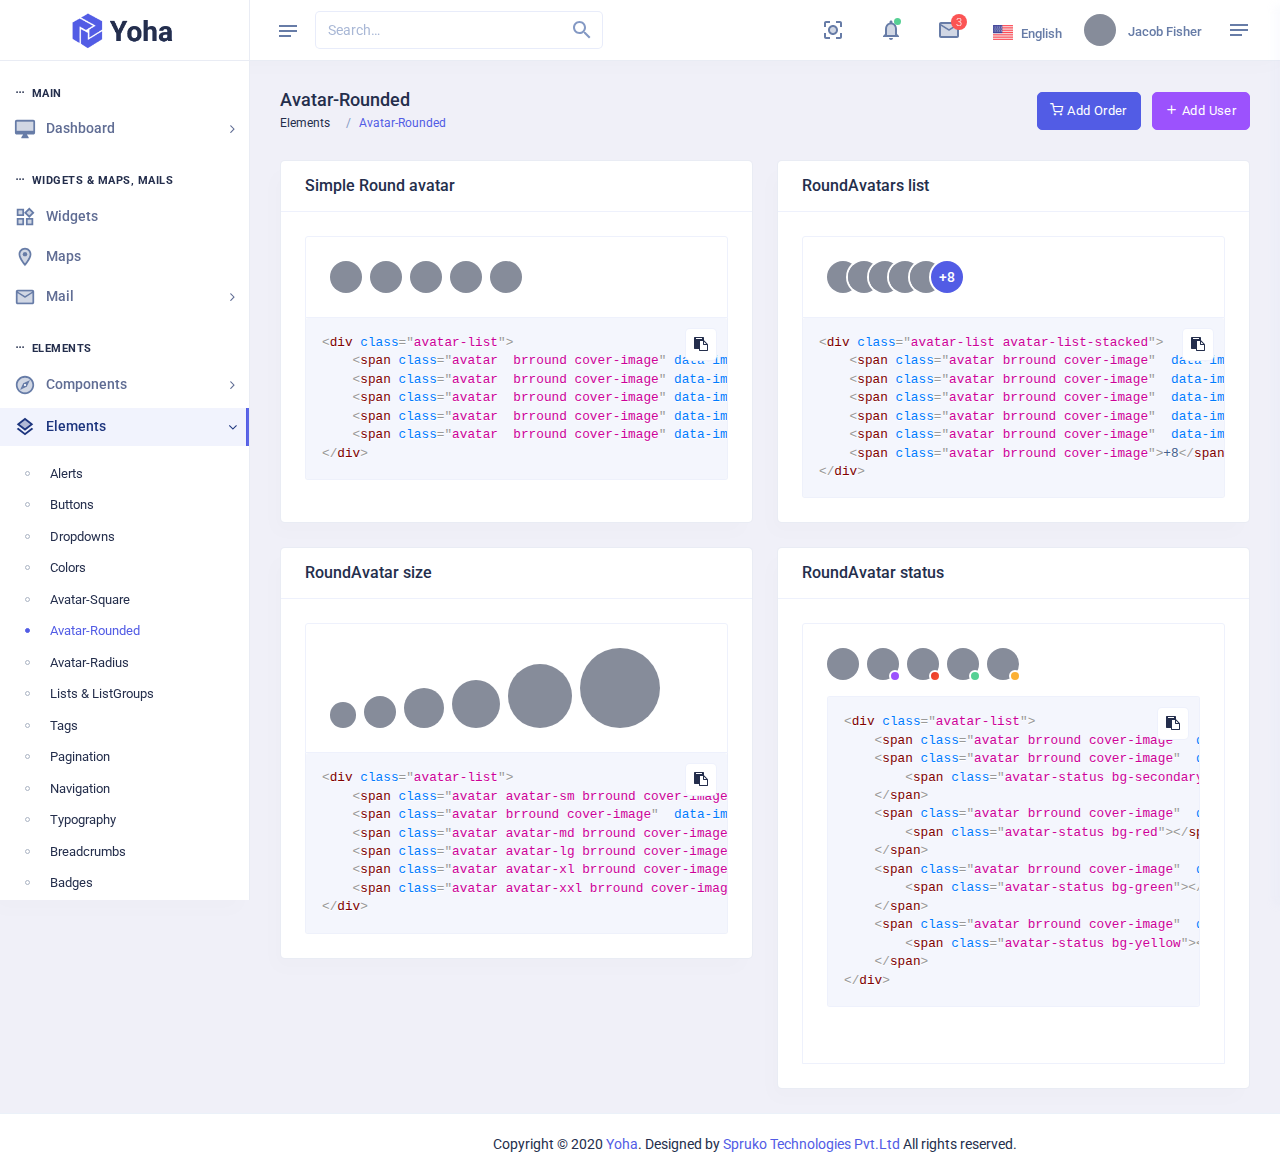
<file: HTML-LTR/Leftmenu-Closed-Light-Sidebar/avatar-round.html>
<!doctype html>
<html lang="en" dir="ltr">
	<head>

		<!-- META DATA -->
		<meta charset="UTF-8">
		<meta name='viewport' content='width=device-width, initial-scale=1.0, user-scalable=0'>
		<meta http-equiv="X-UA-Compatible" content="IE=edge">
		<meta name="description" content="Yoha –  HTML5 Bootstrap Admin Template">
		<meta name="author" content="Spruko Technologies Private Limited">
		<meta name="keywords" content="admin dashboard html template, admin dashboard template bootstrap 4, analytics dashboard templates, best admin template bootstrap 4, best bootstrap admin template, bootstrap 4 template admin, bootstrap admin template premium, bootstrap admin ui, bootstrap basic admin template, cool admin template, dark admin dashboard, dark admin template, dark dashboard template, dashboard template bootstrap 4, ecommerce dashboard template, html5 admin template, light bootstrap dashboard, sales dashboard template, simple dashboard bootstrap 4, template bootstrap 4 admin">

		<!-- FAVICON -->
		<link rel="shortcut icon" type="image/x-icon" href="../../assets/images/brand/favicon.ico" />

		<!-- BOOTSTRAP CSS -->
		<link href="../../assets/plugins/bootstrap/css/bootstrap.min.css" rel="stylesheet" />

		<!-- TITLE -->
		<title>Yoha –  HTML5 Bootstrap Admin Template</title>

		<!-- STYLE CSS -->
		<link href="../../assets/css/style.css" rel="stylesheet"/>
		<link href="../../assets/css/skin-modes.css" rel="stylesheet"/>
		<link href="../../assets/css/dark-style.css" rel="stylesheet"/>

		<!-- SIDE-MENU CSS -->
		<link href="../../assets/css/closed-sidemenu.css" rel="stylesheet">

		<!--PERFECT SCROLL CSS-->
		<link href="../../assets/plugins/p-scroll/perfect-scrollbar.css" rel="stylesheet"/>

		<!-- CUSTOM SCROLL BAR CSS-->
		<link href="../../assets/plugins/scroll-bar/jquery.mCustomScrollbar.css" rel="stylesheet"/>

		<!--- FONT-ICONS CSS -->
		<link href="../../assets/css/icons.css" rel="stylesheet"/>

		<!-- INTERNAL PRISM CSS -->
		<link href="../../assets/plugins/prism/prism.css" rel="stylesheet">

		<!-- SIDEBAR CSS -->
		<link href="../../assets/plugins/sidebar/sidebar.css" rel="stylesheet">

		<!-- COLOR SKIN CSS -->
		<link id="theme" rel="stylesheet" type="text/css" media="all" href="../../assets/colors/color1.css" />

	</head>

	<body class="app sidebar-mini">

		<!-- GLOBAL-LOADER -->
		<div id="global-loader">
			<img src="../../assets/images/loader.svg" class="loader-img" alt="Loader">
		</div>
		<!-- /GLOBAL-LOADER -->

		<!-- PAGE -->
		<div class="page">
			<div class="page-main">

				<!--APP-SIDEBAR-->
				<div class="app-sidebar__overlay" data-toggle="sidebar"></div>
				<aside class="app-sidebar">
					<div class="side-header">
						<a class="header-brand1" href="index.html">
							<img src="../../assets/images/brand/logo.png" class="header-brand-img desktop-logo" alt="logo">
							<img src="../../assets/images/brand/logo-1.png" class="header-brand-img toggle-logo" alt="logo">
							<img src="../../assets/images/brand/logo-2.png" class="header-brand-img light-logo" alt="logo">
							<img src="../../assets/images/brand/logo-3.png" class="header-brand-img light-logo1" alt="logo">
						</a><!-- LOGO -->
					</div>
					<ul class="side-menu">
						<li><h3>Main</h3></li>
						<li class="slide">
							<a class="side-menu__item"  data-toggle="slide" href="#">
								<svg xmlns="http://www.w3.org/2000/svg" height="24" viewBox="0 0 24 24" width="24" class="side-menu__icon"><path d="M0 0h24v24H0V0z" fill="none"/><path d="M3 4h18v10H3z" opacity=".3"/><path d="M21 2H3c-1.1 0-2 .9-2 2v12c0 1.1.9 2 2 2h7l-2 3v1h8v-1l-2-3h7c1.1 0 2-.9 2-2V4c0-1.1-.9-2-2-2zm0 12H3V4h18v10z"/></svg>
								<span class="side-menu__label">Dashboard</span><i class="angle fa fa-angle-right"></i>
							</a>
							<ul class="slide-menu">
								<li><a class="slide-item" href="index.html"><span>Sales Dashboard</span></a></li>
								<li><a class="slide-item"  href="index2.html"><span>Marketing Dashboard</span></a></li>
								<li><a class="slide-item" href="index3.html"><span>App Dashboard</span></a></li>
								<li><a class="slide-item" href="index4.html"><span>LMS Dashboard</span></a></li>
								<li><a class="slide-item" href="index5.html"><span>Analytics Dashboard</span></a></li>
							</ul>
						</li>
						<li><h3>Widgets & Maps, Mails</h3></li>
						<li class="slide">
							<a class="side-menu__item" href="widgets.html">
								<svg xmlns="http://www.w3.org/2000/svg" height="24" viewBox="0 0 24 24" width="24" class="side-menu__icon"><path d="M0 0h24v24H0V0z" fill="none"/><path d="M5 5h4v4H5zm10 10h4v4h-4zM5 15h4v4H5zM16.66 4.52l-2.83 2.82 2.83 2.83 2.83-2.83z" opacity=".3"/><path d="M16.66 1.69L11 7.34 16.66 13l5.66-5.66-5.66-5.65zm-2.83 5.65l2.83-2.83 2.83 2.83-2.83 2.83-2.83-2.83zM3 3v8h8V3H3zm6 6H5V5h4v4zM3 21h8v-8H3v8zm2-6h4v4H5v-4zm8-2v8h8v-8h-8zm6 6h-4v-4h4v4z"/></svg>
								<span class="side-menu__label">Widgets</span>
							</a>
						</li>
						<li class="slide">
							<a class="side-menu__item" href="maps.html">
								<svg xmlns="http://www.w3.org/2000/svg" height="24" viewBox="0 0 24 24" width="24" class="side-menu__icon"><path d="M0 0h24v24H0V0z" fill="none"/><path d="M12 4C9.24 4 7 6.24 7 9c0 2.85 2.92 7.21 5 9.88 2.11-2.69 5-7 5-9.88 0-2.76-2.24-5-5-5zm0 7.5c-1.38 0-2.5-1.12-2.5-2.5s1.12-2.5 2.5-2.5 2.5 1.12 2.5 2.5-1.12 2.5-2.5 2.5z" opacity=".3"/><path d="M12 2C8.13 2 5 5.13 5 9c0 5.25 7 13 7 13s7-7.75 7-13c0-3.87-3.13-7-7-7zM7 9c0-2.76 2.24-5 5-5s5 2.24 5 5c0 2.88-2.88 7.19-5 9.88C9.92 16.21 7 11.85 7 9z"/><circle cx="12" cy="9" r="2.5"/></svg>
								<span class="side-menu__label">Maps</span>
							</a>
						</li>
						<li class="slide">
							<a class="side-menu__item" data-toggle="slide" href="#">
								<svg xmlns="http://www.w3.org/2000/svg" height="24" viewBox="0 0 24 24" width="24" class="side-menu__icon"><path d="M0 0h24v24H0V0z" fill="none"/><path d="M20 8l-8 5-8-5v10h16zm0-2H4l8 4.99z" opacity=".3"/><path d="M4 20h16c1.1 0 2-.9 2-2V6c0-1.1-.9-2-2-2H4c-1.1 0-2 .9-2 2v12c0 1.1.9 2 2 2zM20 6l-8 4.99L4 6h16zM4 8l8 5 8-5v10H4V8z"/></svg>
								<span class="side-menu__label">Mail</span><i class="angle fa fa-angle-right"></i>
							</a>
							<ul class="slide-menu">
								<li><a href="email-compose.html" class="slide-item">Mail-Compose</a></li>
								<li><a href="email-inbox.html" class="slide-item">Mail-Inbox</a></li>
								<li><a href="email-view.html" class="slide-item">View-Mail</a></li>
							</ul>
						</li>
						<li><h3>Elements</h3></li>
						<li class="slide">
							<a class="side-menu__item" data-toggle="slide" href="#">
								<svg xmlns="http://www.w3.org/2000/svg" height="24" viewBox="0 0 24 24" width="24" class="side-menu__icon"><path d="M0 0h24v24H0V0z" fill="none"/><path d="M12 4c-4.41 0-8 3.59-8 8s3.59 8 8 8 8-3.59 8-8-3.59-8-8-8zm2.01 10.01L6.5 17.5l3.49-7.51L17.5 6.5l-3.49 7.51z" opacity=".3"/><path d="M12 2C6.48 2 2 6.48 2 12s4.48 10 10 10 10-4.48 10-10S17.52 2 12 2zm0 18c-4.41 0-8-3.59-8-8s3.59-8 8-8 8 3.59 8 8-3.59 8-8 8zm-5.5-2.5l7.51-3.49L17.5 6.5 9.99 9.99 6.5 17.5zm5.5-6.6c.61 0 1.1.49 1.1 1.1s-.49 1.1-1.1 1.1-1.1-.49-1.1-1.1.49-1.1 1.1-1.1z"/></svg>
								<span class="side-menu__label">Components</span><i class="angle fa fa-angle-right"></i>
							</a>
							<ul class="slide-menu">
								<li><a href="cards.html" class="slide-item"> Cards design</a></li>
								<li><a href="calendar.html" class="slide-item"> Default calendar</a></li>
								<li><a href="calendar2.html" class="slide-item"> Full calendar</a></li>
								<li><a href="chat.html" class="slide-item"> Default Chat</a></li>
								<li><a href="notify.html" class="slide-item"> Notifications</a></li>
								<li><a href="sweetalert.html" class="slide-item"> Sweet alerts</a></li>
								<li><a href="rangeslider.html" class="slide-item"> Range slider</a></li>
								<li><a href="scroll.html" class="slide-item"> Content Scroll bar</a></li>
								<li><a href="loaders.html" class="slide-item"> Loaders</a></li>
								<li><a href="counters.html" class="slide-item"> Counters</a></li>
								<li><a href="rating.html" class="slide-item"> Rating</a></li>
								<li><a href="timeline.html" class="slide-item"> Timeline</a></li>
							</ul>
						</li>
						<li class="slide">
							<a class="side-menu__item" data-toggle="slide" href="#">
								<svg xmlns="http://www.w3.org/2000/svg" height="24" viewBox="0 0 24 24" width="24" class="side-menu__icon"><path d="M0 0h24v24H0V0z" fill="none"/><path d="M6.26 9L12 13.47 17.74 9 12 4.53z" opacity=".3"/><path d="M19.37 12.8l-7.38 5.74-7.37-5.73L3 14.07l9 7 9-7zM12 2L3 9l1.63 1.27L12 16l7.36-5.73L21 9l-9-7zm0 11.47L6.26 9 12 4.53 17.74 9 12 13.47z"/></svg>
								<span class="side-menu__label">Elements</span><i class="angle fa fa-angle-right"></i>
							</a>
							<ul class="slide-menu">
								<li><a href="alerts.html" class="slide-item"> Alerts</a></li>
								<li><a href="buttons.html" class="slide-item"> Buttons</a></li>
								<li><a href="dropdown.html" class="slide-item"> Dropdowns</a></li>
								<li><a href="colors.html" class="slide-item"> Colors</a></li>
								<li><a href="avatarsquare.html" class="slide-item"> Avatar-Square</a></li>
								<li><a href="avatar-round.html" class="slide-item"> Avatar-Rounded</a></li>
								<li><a href="avatar-radius.html" class="slide-item"> Avatar-Radius</a></li>
								<li><a href="list.html" class="slide-item"> Lists & ListGroups</a></li>
								<li><a href="tags.html" class="slide-item"> Tags</a></li>
								<li><a href="pagination.html" class="slide-item"> Pagination</a></li>
								<li><a href="navigation.html" class="slide-item"> Navigation</a></li>
								<li><a href="typography.html" class="slide-item"> Typography</a></li>
								<li><a href="breadcrumbs.html" class="slide-item"> Breadcrumbs</a></li>
								<li><a href="badge.html" class="slide-item"> Badges</a></li>
								<li><a href="jumbotron.html" class="slide-item"> Jumbotron</a></li>
								<li><a href="panels.html" class="slide-item"> Panels</a></li>
								<li><a href="thumbnails.html" class="slide-item"> Thumbnails</a></li>
							</ul>
						</li>
						<li class="slide">
							<a class="side-menu__item" data-toggle="slide" href="#">
								<svg xmlns="http://www.w3.org/2000/svg" height="24" viewBox="0 0 24 24" width="24" class="side-menu__icon"><path d="M0 0h24v24H0V0z" fill="none"/><path d="M5 9h14V5H5v4zm2-3.5c.83 0 1.5.67 1.5 1.5S7.83 8.5 7 8.5 5.5 7.83 5.5 7 6.17 5.5 7 5.5zM5 19h14v-4H5v4zm2-3.5c.83 0 1.5.67 1.5 1.5s-.67 1.5-1.5 1.5-1.5-.67-1.5-1.5.67-1.5 1.5-1.5z" opacity=".3"/><path d="M20 13H4c-.55 0-1 .45-1 1v6c0 .55.45 1 1 1h16c.55 0 1-.45 1-1v-6c0-.55-.45-1-1-1zm-1 6H5v-4h14v4zm-12-.5c.83 0 1.5-.67 1.5-1.5s-.67-1.5-1.5-1.5-1.5.67-1.5 1.5.67 1.5 1.5 1.5zM20 3H4c-.55 0-1 .45-1 1v6c0 .55.45 1 1 1h16c.55 0 1-.45 1-1V4c0-.55-.45-1-1-1zm-1 6H5V5h14v4zM7 8.5c.83 0 1.5-.67 1.5-1.5S7.83 5.5 7 5.5 5.5 6.17 5.5 7 6.17 8.5 7 8.5z"/></svg>
								<span class="side-menu__label">Advanced Elements</span><i class="angle fa fa-angle-right"></i>
							</a>
							<ul class="slide-menu">
								<li><a href="mediaobject.html" class="slide-item"> Media Object</a></li>
								<li><a href="accordion.html" class="slide-item"> Accordions</a></li>
								<li><a href="tabs.html" class="slide-item"> Tabs</a></li>
								<li><a href="modal.html" class="slide-item"> Modal</a></li>
								<li><a href="tooltipandpopover.html" class="slide-item"> Tooltip and popover</a></li>
								<li><a href="progress.html" class="slide-item"> Progress</a></li>
								<li><a href="carousel.html" class="slide-item"> Carousels</a></li>
								<li><a href="headers.html" class="slide-item"> Headers</a></li>
								<li><a href="footers.html" class="slide-item"> Footers</a></li>
								<li><a href="users-list.html" class="slide-item"> User List</a></li>
								<li><a href="search.html" class="slide-item">Search</a></li>
								<li><a href="crypto-currencies.html" class="slide-item"> Crypto-currencies</a></li>
							</ul>
						</li>
						<li><h3>Charts & Tables</h3></li>
						<li class="slide">
							<a class="side-menu__item" data-toggle="slide" href="#">
								<svg xmlns="http://www.w3.org/2000/svg" height="24" viewBox="0 0 24 24" width="24"  class="side-menu__icon"><path d="M0 0h24v24H0V0z" fill="none"/><path d="M5 5v14h14V5H5zm4 12H7v-7h2v7zm4 0h-2V7h2v10zm4 0h-2v-4h2v4z" opacity=".3"/><path d="M19 3H5c-1.1 0-2 .9-2 2v14c0 1.1.9 2 2 2h14c1.1 0 2-.9 2-2V5c0-1.1-.9-2-2-2zm0 16H5V5h14v14zM7 10h2v7H7zm4-3h2v10h-2zm4 6h2v4h-2z"/></svg>
								<span class="side-menu__label">Charts</span><i class="angle fa fa-angle-right"></i>
							</a>
							<ul class="slide-menu">
								<li><a href="chart-chartist.html" class="slide-item">Chart Js</a></li>
								<li><a href="chart-flot.html" class="slide-item"> Flot Charts</a></li>
								<li><a href="chart-echart.html" class="slide-item"> ECharts</a></li>
								<li><a href="chart-morris.html" class="slide-item"> Morris Charts</a></li>
								<li><a href="chart-nvd3.html" class="slide-item"> Nvd3 Charts</a></li>
								<li><a href="charts.html" class="slide-item"> C3 Bar Charts</a></li>
								<li><a href="chart-line.html" class="slide-item"> C3 Line Charts</a></li>
								<li><a href="chart-donut.html" class="slide-item"> C3 Donut Charts</a></li>
								<li><a href="chart-pie.html" class="slide-item"> C3 Pie charts</a></li>
							</ul>
						</li>
						<li class="slide">
							<a class="side-menu__item" data-toggle="slide" href="#">
								<svg xmlns="http://www.w3.org/2000/svg" height="24" viewBox="0 0 24 24" width="24" class="side-menu__icon"><path d="M0 0h24v24H0V0z" fill="none"/><path d="M5 5h15v3H5zm12 5h3v9h-3zm-7 0h5v9h-5zm-5 0h3v9H5z" opacity=".3"/><path d="M20 3H5c-1.1 0-2 .9-2 2v14c0 1.1.9 2 2 2h15c1.1 0 2-.9 2-2V5c0-1.1-.9-2-2-2zM8 19H5v-9h3v9zm7 0h-5v-9h5v9zm5 0h-3v-9h3v9zm0-11H5V5h15v3z"/></svg>
								<span class="side-menu__label">Tables</span><i class="angle fa fa-angle-right"></i>
							</a>
							<ul class="slide-menu">
								<li><a href="tables.html" class="slide-item">Default table</a></li>
								<li><a href="datatable.html" class="slide-item"> Data Tables</a></li>
							</ul>
						</li>
						<li><h3>Forms & Icons</h3></li>
						<li class="slide">
							<a class="side-menu__item" data-toggle="slide" href="#">
								<svg xmlns="http://www.w3.org/2000/svg" height="24" viewBox="0 0 24 24" width="24" class="side-menu__icon"><path d="M0 0h24v24H0V0z" fill="none"/><path d="M13 4H6v16h12V9h-5z" opacity=".3"/><path d="M20 8l-6-6H6c-1.1 0-1.99.9-1.99 2L4 20c0 1.1.89 2 1.99 2H18c1.1 0 2-.9 2-2V8zm-2 12H6V4h7v5h5v11z"/></svg>
								<span class="side-menu__label">Forms</span><i class="angle fa fa-angle-right"></i>
							</a>
							<ul class="slide-menu">
								<li><a href="form-elements.html" class="slide-item"> Form Elements</a></li>
								<li><a href="wysiwyag.html" class="slide-item"> Form Editor</a></li>
								<li><a href="form-wizard.html" class="slide-item"> Form Wizard</a></li>
							</ul>
						</li>
						<li class="slide">
						    <a class="side-menu__item" data-toggle="slide" href="#">
								<svg xmlns="http://www.w3.org/2000/svg" height="24" viewBox="0 0 24 24" width="24" class="side-menu__icon"><path d="M0 0h24v24H0z" fill="none"/><path d="M12 4c-4.41 0-8 3.59-8 8s3.59 8 8 8c.28 0 .5-.22.5-.5 0-.16-.08-.28-.14-.35-.41-.46-.63-1.05-.63-1.65 0-1.38 1.12-2.5 2.5-2.5H16c2.21 0 4-1.79 4-4 0-3.86-3.59-7-8-7zm-5.5 9c-.83 0-1.5-.67-1.5-1.5S5.67 10 6.5 10s1.5.67 1.5 1.5S7.33 13 6.5 13zm3-4C8.67 9 8 8.33 8 7.5S8.67 6 9.5 6s1.5.67 1.5 1.5S10.33 9 9.5 9zm5 0c-.83 0-1.5-.67-1.5-1.5S13.67 6 14.5 6s1.5.67 1.5 1.5S15.33 9 14.5 9zm4.5 2.5c0 .83-.67 1.5-1.5 1.5s-1.5-.67-1.5-1.5.67-1.5 1.5-1.5 1.5.67 1.5 1.5z" opacity=".3"/><path d="M12 2C6.49 2 2 6.49 2 12s4.49 10 10 10c1.38 0 2.5-1.12 2.5-2.5 0-.61-.23-1.21-.64-1.67-.08-.09-.13-.21-.13-.33 0-.28.22-.5.5-.5H16c3.31 0 6-2.69 6-6 0-4.96-4.49-9-10-9zm4 13h-1.77c-1.38 0-2.5 1.12-2.5 2.5 0 .61.22 1.19.63 1.65.06.07.14.19.14.35 0 .28-.22.5-.5.5-4.41 0-8-3.59-8-8s3.59-8 8-8 8 3.14 8 7c0 2.21-1.79 4-4 4z"/><circle cx="6.5" cy="11.5" r="1.5"/><circle cx="9.5" cy="7.5" r="1.5"/><circle cx="14.5" cy="7.5" r="1.5"/><circle cx="17.5" cy="11.5" r="1.5"/></svg>
								<span class="side-menu__label">Icons</span><i class="angle fa fa-angle-right"></i>
							</a>
							<ul class="slide-menu">
								<li><a href="icons.html" class="slide-item"> Font Awesome</a></li>
								<li><a href="icons2.html" class="slide-item"> Material Design Icons</a></li>
								<li><a href="icons3.html" class="slide-item"> Simple Line Icons</a></li>
								<li><a href="icons4.html" class="slide-item"> Feather Icons</a></li>
								<li><a href="icons5.html" class="slide-item"> Ionic Icons</a></li>
								<li><a href="icons6.html" class="slide-item"> Flag Icons</a></li>
								<li><a href="icons7.html" class="slide-item"> pe7 Icons</a></li>
								<li><a href="icons8.html" class="slide-item"> Themify Icons</a></li>
								<li><a href="icons9.html" class="slide-item">Typicons Icons</a></li>
								<li><a href="icons10.html" class="slide-item">Weather Icons</a></li>
							</ul>
						</li>
						<li><h3>Pages</h3></li>
						<li class="slide">
							<a class="side-menu__item" data-toggle="slide" href="#">
								<svg xmlns="http://www.w3.org/2000/svg" height="24" viewBox="0 0 24 24" width="24" class="side-menu__icon"><path d="M0 0h24v24H0V0z" fill="none"/><path d="M7 3h14v14H7z" opacity=".3"/><path d="M3 23h16v-2H3V5H1v16c0 1.1.9 2 2 2zM21 1H7c-1.1 0-2 .9-2 2v14c0 1.1.9 2 2 2h14c1.1 0 2-.9 2-2V3c0-1.1-.9-2-2-2zm0 16H7V3h14v14z"/></svg>
								<span class="side-menu__label">Pages</span><i class="angle fa fa-angle-right"></i>
							</a>
							<ul class="slide-menu">
								<li><a href="profile.html" class="slide-item"> Profile</a></li>
								<li><a href="editprofile.html" class="slide-item"> Edit Profile</a></li>
								<li><a href="gallery.html" class="slide-item"> Gallery</a></li>
								<li><a href="about.html" class="slide-item"> About Company</a></li>
								<li><a href="services.html" class="slide-item"> Services</a></li>
								<li><a href="faq.html" class="slide-item"> FAQS</a></li>
								<li><a href="terms.html" class="slide-item"> Terms</a></li>
								<li><a href="invoice.html" class="slide-item"> Invoice</a></li>
								<li><a href="pricing.html" class="slide-item"> Pricing Tables</a></li>
								<li><a href="blog.html" class="slide-item"> Blog</a></li>
								<li><a href="empty.html" class="slide-item"> Empty Page</a></li>
								<li><a href="construction.html" class="slide-item"> Under Construction</a></li>
							</ul>
						</li>
						<li><h3>E-Commerce</h3></li>
						<li class="slide">
							<a class="side-menu__item" data-toggle="slide" href="#">
								<svg xmlns="http://www.w3.org/2000/svg" height="24" viewBox="0 0 24 24" width="24" class="side-menu__icon"><path d="M0 0h24v24H0V0z" fill="none"/><path d="M15.55 11l2.76-5H6.16l2.37 5z" opacity=".3"/><path d="M15.55 13c.75 0 1.41-.41 1.75-1.03l3.58-6.49c.37-.66-.11-1.48-.87-1.48H5.21l-.94-2H1v2h2l3.6 7.59-1.35 2.44C4.52 15.37 5.48 17 7 17h12v-2H7l1.1-2h7.45zM6.16 6h12.15l-2.76 5H8.53L6.16 6zM7 18c-1.1 0-1.99.9-1.99 2S5.9 22 7 22s2-.9 2-2-.9-2-2-2zm10 0c-1.1 0-1.99.9-1.99 2s.89 2 1.99 2 2-.9 2-2-.9-2-2-2z"/></svg>
								<span class="side-menu__label">E-Commerce</span><i class="angle fa fa-angle-right"></i>
							</a>
							<ul class="slide-menu">
								<li><a href="shop.html" class="slide-item"> Shop</a></li>
								<li><a href="shop-description.html" class="slide-item">Product Details</a></li>
								<li><a href="cart.html" class="slide-item"> Shopping Cart</a></li>
							</ul>
						</li>
						<li><h3>Custom & Error Pages</h3></li>
						<li class="slide">
							<a class="side-menu__item" data-toggle="slide" href="#">
								<svg xmlns="http://www.w3.org/2000/svg" height="24" viewBox="0 0 24 24" width="24" class="side-menu__icon"><path d="M0 0h24v24H0V0z" fill="none"/><path d="M12 4c-4.41 0-8 3.59-8 8s3.59 8 8 8 8-3.59 8-8-3.59-8-8-8zm0 12.5c-2.49 0-4.5-2.01-4.5-4.5S9.51 7.5 12 7.5s4.5 2.01 4.5 4.5-2.01 4.5-4.5 4.5z" opacity=".3"/><path d="M12 2C6.48 2 2 6.48 2 12s4.48 10 10 10 10-4.48 10-10S17.52 2 12 2zm0 18c-4.41 0-8-3.59-8-8s3.59-8 8-8 8 3.59 8 8-3.59 8-8 8zm0-12.5c-2.49 0-4.5 2.01-4.5 4.5s2.01 4.5 4.5 4.5 4.5-2.01 4.5-4.5-2.01-4.5-4.5-4.5zm0 5.5c-.55 0-1-.45-1-1s.45-1 1-1 1 .45 1 1-.45 1-1 1z"/></svg>
								<span class="side-menu__label">Custom Pages</span><i class="angle fa fa-angle-right"></i>
							</a>
							<ul class="slide-menu">
								<li><a href="login.html" class="slide-item"> Login</a></li>
								<li><a href="register.html" class="slide-item"> Register</a></li>
								<li><a href="forgot-password.html" class="slide-item"> Forgot Password</a></li>
								<li><a href="lockscreen.html" class="slide-item"> Lock screen</a></li>
							</ul>
						</li>
						<li class="slide">
							<a class="side-menu__item" data-toggle="slide" href="#">
								<svg xmlns="http://www.w3.org/2000/svg" height="24" viewBox="0 0 24 24" width="24" class="side-menu__icon"><path d="M0 0h24v24H0V0z" fill="none"/><path d="M9.1 5L5 9.1v5.8L9.1 19h5.8l4.1-4.1V9.1L14.9 5H9.1zM12 17c-.55 0-1-.45-1-1s.45-1 1-1 1 .45 1 1-.45 1-1 1zm1-3h-2V7h2v7z" opacity=".3"/><path d="M15.73 3H8.27L3 8.27v7.46L8.27 21h7.46L21 15.73V8.27L15.73 3zM19 14.9L14.9 19H9.1L5 14.9V9.1L9.1 5h5.8L19 9.1v5.8z"/><circle cx="12" cy="16" r="1"/><path d="M11 7h2v7h-2z"/></svg>
								<span class="side-menu__label">Error Pages</span><i class="angle fa fa-angle-right"></i>
							</a>
							<ul class="slide-menu">
								<li><a href="400.html" class="slide-item"> 400</a></li>
								<li><a href="401.html" class="slide-item"> 401</a></li>
								<li><a href="403.html" class="slide-item"> 403</a></li>
								<li><a href="404.html" class="slide-item"> 404</a></li>
								<li><a href="500.html" class="slide-item"> 500</a></li>
								<li><a href="503.html" class="slide-item"> 503</a></li>
							</ul>
						</li>
					</ul>
				</aside>
				<!--/APP-SIDEBAR-->

				<!-- App-Header -->
				<div class="app-header header">
					<div class="container-fluid">
						<div class="d-flex">
							<a class="header-brand d-md-none" href="index.html">
								<img src="../../assets/images/brand/logo-3.png" class="header-brand-img mobile-icon" alt="logo">
								<img src="../../assets/images/brand/logo.png" class="header-brand-img desktop-logo mobile-logo" alt="logo">
							</a>
							<a aria-label="Hide Sidebar" class="app-sidebar__toggle" data-toggle="sidebar" href="#">
								<svg xmlns="http://www.w3.org/2000/svg" height="24" viewBox="0 0 24 24" width="24"><path d="M0 0h24v24H0V0z" fill="none"/><path d="M21 11.01L3 11v2h18zM3 16h12v2H3zM21 6H3v2.01L21 8z"/></svg>
							</a><!-- sidebar-toggle-->
							<div class="header-search d-none d-md-flex">
								<form class="form-inline">
									<div class="search-element">
										<input type="search" class="form-control header-search" placeholder="Search…" aria-label="Search" tabindex="1">
										<button class="btn btn-primary-color" type="submit">
											<svg xmlns="http://www.w3.org/2000/svg" height="24" viewBox="0 0 24 24" width="24"><path d="M0 0h24v24H0V0z" fill="none"/><path d="M15.5 14h-.79l-.28-.27C15.41 12.59 16 11.11 16 9.5 16 5.91 13.09 3 9.5 3S3 5.91 3 9.5 5.91 16 9.5 16c1.61 0 3.09-.59 4.23-1.57l.27.28v.79l5 4.99L20.49 19l-4.99-5zm-6 0C7.01 14 5 11.99 5 9.5S7.01 5 9.5 5 14 7.01 14 9.5 11.99 14 9.5 14z"/></svg>
										</button>
									</div>
								</form>
							</div>
							<div class="d-flex ml-auto header-right-icons header-search-icon">
								<button class="navbar-toggler navresponsive-toggler d-md-none" type="button" data-toggle="collapse" data-target="#navbarSupportedContent-4"
									aria-controls="navbarSupportedContent-4" aria-expanded="false" aria-label="Toggle navigation">
									<svg xmlns="http://www.w3.org/2000/svg" height="24" viewBox="0 0 24 24" width="24" class="navbar-toggler-icon"><path d="M0 0h24v24H0V0z" fill="none"/><path d="M12 8c1.1 0 2-.9 2-2s-.9-2-2-2-2 .9-2 2 .9 2 2 2zm0 2c-1.1 0-2 .9-2 2s.9 2 2 2 2-.9 2-2-.9-2-2-2zm0 6c-1.1 0-2 .9-2 2s.9 2 2 2 2-.9 2-2-.9-2-2-2z"/></svg>
								</button>
								<div class="dropdown d-none d-lg-flex">
									<a class="nav-link icon full-screen-link nav-link-bg">
										<svg xmlns="http://www.w3.org/2000/svg" height="24" viewBox="0 0 24 24" width="24" class="fullscreen-button"><path d="M0 0h24v24H0V0z" fill="none"/><circle cx="12" cy="12" opacity=".3" r="3"/><path d="M7 12c0 2.76 2.24 5 5 5s5-2.24 5-5-2.24-5-5-5-5 2.24-5 5zm8 0c0 1.65-1.35 3-3 3s-3-1.35-3-3 1.35-3 3-3 3 1.35 3 3zM3 19c0 1.1.9 2 2 2h4v-2H5v-4H3v4zM3 5v4h2V5h4V3H5c-1.1 0-2 .9-2 2zm18 0c0-1.1-.9-2-2-2h-4v2h4v4h2V5zm-2 14h-4v2h4c1.1 0 2-.9 2-2v-4h-2v4z"/></svg>
									</a>
								</div><!-- FULL-SCREEN -->
								<div class="dropdown d-none d-md-flex notifications">
									<a class="nav-link icon" data-toggle="dropdown">
										<svg xmlns="http://www.w3.org/2000/svg" height="24" viewBox="0 0 24 24" width="24"><path d="M0 0h24v24H0V0z" fill="none"/><path d="M12 6.5c-2.49 0-4 2.02-4 4.5v6h8v-6c0-2.48-1.51-4.5-4-4.5z" opacity=".3"/><path d="M12 22c1.1 0 2-.9 2-2h-4c0 1.1.9 2 2 2zm6-6v-5c0-3.07-1.63-5.64-4.5-6.32V4c0-.83-.67-1.5-1.5-1.5s-1.5.67-1.5 1.5v.68C7.64 5.36 6 7.92 6 11v5l-2 2v1h16v-1l-2-2zm-2 1H8v-6c0-2.48 1.51-4.5 4-4.5s4 2.02 4 4.5v6z"/></svg>
										<span class="pulse1 bg-success"></span>
									</a>
									<div class="dropdown-menu dropdown-menu-right dropdown-menu-arrow">
										<div class="notifications-menu">
											<a class="dropdown-item d-flex pb-4" href="#">
												<span class="avatar mr-3 br-3 align-self-center avatar-md cover-image bg-primary brround">
													<i class="fe fe-mail"></i></span>
												<div>
													<span class="font-weight-bold"> Commented on your post </span>
													<div class="small text-muted d-flex">
														3 hours ago
													</div>
												</div>
											</a>
											<a class="dropdown-item d-flex pb-4" href="#">
												<span class="avatar avatar-md br-3 mr-3 align-self-center cover-image bg-secondary brround">
													<i class="fe fe-download"></i>
												</span>
												<div>
													<span class="font-weight-bold"> New file has been Uploaded </span>
													<div class="small text-muted d-flex">
														5 hour ago
													</div>
												</div>
											</a>
											<a class="dropdown-item d-flex pb-4" href="#">
												<span class="avatar avatar-md br-3 mr-3 align-self-center cover-image bg-warning brround">
													<i class="fe fe-user"></i>
												</span>
												<div>
													<span class="font-weight-bold"> User account has Updated</span>
													<div class="small text-muted d-flex">
														20 mins ago
													</div>
												</div>
											</a>
											<a class="dropdown-item d-flex pb-4" href="#">
												<span class="avatar avatar-md br-3 mr-3 align-self-center cover-image bg-info brround">
													<i class="fe fe-shopping-cart"></i>
												</span>
												<div>
													<span class="font-weight-bold"> New Order Recevied</span>
													<div class="small text-muted d-flex">
														1 hour ago
													</div>
												</div>
											</a>
											<a class="dropdown-item d-flex pb-4" href="#">
												<span class="avatar avatar-md br-3 mr-3 align-self-center cover-image bg-danger brround">
													<i class="fa fa-commenting-o"></i>
												</span>
												<div>
													<span class="font-weight-bold"> 3 New Comments</span>
													<div class="small text-muted d-flex">
														1 day ago
													</div>
												</div>
											</a>
											<a class="dropdown-item d-flex pb-4" href="#">
												<span class="avatar avatar-md br-3 mr-3 align-self-center cover-image bg-success brround">
													<i class="fe fe-server"></i>
												</span>
												<div>
													<span class="font-weight-bold">Server Rebooted</span>
													<div class="small text-muted d-flex">
														2 hour ago
													</div>
												</div>
											</a>
										</div>
										<div class="dropdown-divider"></div>
										<a href="#" class="dropdown-item text-center">View all Notification</a>
									</div>
								</div><!-- NOTIFICATIONS -->
								<div class="dropdown d-none d-md-flex message">
									<a class="nav-link icon text-center" data-toggle="dropdown">
										<svg xmlns="http://www.w3.org/2000/svg" height="24" viewBox="0 0 24 24" width="24"><path d="M0 0h24v24H0V0z" fill="none"/><path d="M20 8l-8 5-8-5v10h16zm0-2H4l8 4.99z" opacity=".3"/><path d="M4 20h16c1.1 0 2-.9 2-2V6c0-1.1-.9-2-2-2H4c-1.1 0-2 .9-2 2v12c0 1.1.9 2 2 2zM20 6l-8 4.99L4 6h16zM4 8l8 5 8-5v10H4V8z"/></svg>
										<span class="nav-unread badge badge-danger badge-pill pulse">3</span>
									</a>
									<div class="dropdown-menu dropdown-menu-right dropdown-menu-arrow">
										<div class="message-menu">
											<a class="dropdown-item d-flex pb-3" href="#">
												<span class="avatar avatar-md brround mr-3 align-self-center cover-image" data-image-src="../../assets/images/users/1.jpg"></span>
												<div>
													<strong>Madeleine</strong> Hey! there I' am available....
													<div class="small text-muted">
														3 hours ago
													</div>
												</div>
											</a>
											<a class="dropdown-item d-flex pb-3" href="#">
												<span class="avatar avatar-md brround mr-3 align-self-center cover-image" data-image-src="../../assets/images/users/12.jpg"></span>
												<div>
													<strong>Anthony</strong> New product Launching...
													<div class="small text-muted">
														5 hour ago
													</div>
												</div>
											</a>
											<a class="dropdown-item d-flex pb-3" href="#">
												<span class="avatar avatar-md brround mr-3 align-self-center cover-image" data-image-src="../../assets/images/users/4.jpg"></span>
												<div>
													<strong>Olivia</strong> New Schedule Realease......
													<div class="small text-muted">
														45 mintues ago
													</div>
												</div>
											</a>
											<a class="dropdown-item d-flex pb-3" href="#">
												<span class="avatar avatar-md brround mr-3 align-self-center cover-image" data-image-src="../../assets/images/users/15.jpg"></span>
												<div>
													<strong>Sanderson</strong> New Schedule Realease......
													<div class="small text-muted">
														2 days ago
													</div>
												</div>
											</a>
										</div>
										<div class="dropdown-divider"></div>
										<a href="#" class="dropdown-item text-center">See all Messages</a>
									</div>
								</div><!-- MESSAGE-BOX -->
								<div class="dropdown d-none d-xl-flex country-selector">
									<a href="#" class="d-flex nav-link  leading-none" data-toggle="dropdown" aria-expanded="true">
										<img src="../../assets/images/flags/us_flag.jpg" alt="img" class="mr-2 align-self-center">
										<div>
											<strong class="text-dark">English</strong>
										</div>
									</a>
									<div class="dropdown-menu dropdown-menu-right dropdown-menu-arrow">
										<a href="#" class="dropdown-item d-flex pb-3">
											<img src="../../assets/images/flags/french_flag.jpg" alt="flag-img" class="avatar  mr-3 align-self-center">
											<div>
												<strong>French</strong>
											</div>
										</a>
										<a href="#" class="dropdown-item d-flex pb-3">
											<img src="../../assets/images/flags/germany_flag.jpg" alt="flag-img" class="avatar  mr-3 align-self-center">
											<div>
												<strong>Germany</strong>
											</div>
										</a>
										<a href="#" class="dropdown-item d-flex pb-3">
											<img src="../../assets/images/flags/italy_flag.jpg" alt="flag-img" class="avatar  mr-3 align-self-center">
											<div>
												<strong>Italy</strong>
											</div>
										</a>
										<a href="#" class="dropdown-item d-flex pb-3">
											<img src="../../assets/images/flags/russia_flag.jpg" alt="flag-img" class="avatar  mr-3 align-self-center">
											<div>
												<strong>Russia</strong>
											</div>
										</a>
										<a href="#" class="dropdown-item d-flex pb-3">
											<img src="../../assets/images/flags/spain_flag.jpg" alt="flag-img" class="avatar  mr-3 align-self-center">
											<div>
												<strong>Spain</strong>
											</div>
										</a>
									</div>
								</div>
								<div class="dropdown profile-1">
									<a href="#" data-toggle="dropdown" class="nav-link pl-2 pr-2  leading-none d-flex">
										<span>
											<img src="../../assets/images/users/10.jpg" alt="profile-user" class="avatar  mr-xl-3 profile-user brround cover-image">
										</span>
										<div class="text-center mt-1 d-none d-xl-block">
											<h6 class="text-dark mb-0 fs-13 font-weight-semibold">Jacob Fisher</h6>
										</div>
									</a>
									<div class="dropdown-menu dropdown-menu-right dropdown-menu-arrow">
										<a class="dropdown-item" href="#">
											<i class="dropdown-icon mdi mdi-account-outline"></i> My Profile
										</a>
										<a class="dropdown-item" href="#">
											<i class="dropdown-icon zmdi zmdi-edit"></i> Edit Profile
										</a>
										<a class="dropdown-item" href="#">
											<i class="dropdown-icon  mdi mdi-settings"></i> Account Settings
										</a>
										<a class="dropdown-item" href="#">
											<span class="float-right"></span>
											<i class="dropdown-icon mdi  mdi-message-outline"></i> Inbox
										</a>
										<a class="dropdown-item" href="#">
											<i class="dropdown-icon mdi mdi-comment-check-outline"></i> Message
										</a>
										<a class="dropdown-item" href="#">
											<i class="dropdown-icon mdi mdi-compass-outline"></i> Need help?
										</a>
										<a class="dropdown-item" href="login.html">
											<i class="dropdown-icon mdi  mdi-logout-variant"></i> Sign out
										</a>
									</div>
								</div>
								<div class="dropdown d-md-flex header-settings">
									<a href="#" class="nav-link icon " data-toggle="sidebar-right" data-target=".sidebar-right">
										<svg xmlns="http://www.w3.org/2000/svg" height="24" viewBox="0 0 24 24" width="24"><path d="M0 0h24v24H0V0z" fill="none"/><path d="M21 11.01L3 11v2h18zM3 16h12v2H3zM21 6H3v2.01L21 8z"/></svg>
									</a>
								</div><!-- SIDE-MENU -->
							</div>
						</div>
					</div>
				</div>
				<!-- responsive-navbar -->
				<div class="mb-1 navbar navbar-expand-lg  responsive-navbar navbar-dark d-md-none bg-white">
					<div class="collapse navbar-collapse" id="navbarSupportedContent-4">
						<div class="d-flex order-lg-2 ml-auto">
							<div class="dropdown d-sm-flex">
								<a href="#" class="nav-link icon" data-toggle="dropdown">
									<svg xmlns="http://www.w3.org/2000/svg" height="24" viewBox="0 0 24 24" width="24"><path d="M0 0h24v24H0V0z" fill="none"/><path d="M15.5 14h-.79l-.28-.27C15.41 12.59 16 11.11 16 9.5 16 5.91 13.09 3 9.5 3S3 5.91 3 9.5 5.91 16 9.5 16c1.61 0 3.09-.59 4.23-1.57l.27.28v.79l5 4.99L20.49 19l-4.99-5zm-6 0C7.01 14 5 11.99 5 9.5S7.01 5 9.5 5 14 7.01 14 9.5 11.99 14 9.5 14z"/></svg>
								</a>
								<div class="dropdown-menu header-search dropdown-menu-left">
									<div class="input-group w-100 p-2">
										<input type="text" class="form-control " placeholder="Search....">
										<div class="input-group-append ">
											<button type="button" class="btn btn-primary ">
												<svg xmlns="http://www.w3.org/2000/svg" height="24" viewBox="0 0 24 24" width="24"><path d="M0 0h24v24H0V0z" fill="none"/><path d="M15.5 14h-.79l-.28-.27C15.41 12.59 16 11.11 16 9.5 16 5.91 13.09 3 9.5 3S3 5.91 3 9.5 5.91 16 9.5 16c1.61 0 3.09-.59 4.23-1.57l.27.28v.79l5 4.99L20.49 19l-4.99-5zm-6 0C7.01 14 5 11.99 5 9.5S7.01 5 9.5 5 14 7.01 14 9.5 11.99 14 9.5 14z"/></svg>
											</button>
										</div>
									</div>
								</div>
							</div><!-- SEARCH -->
							<div class="dropdown d-md-flex">
								<a class="nav-link icon full-screen-link nav-link-bg">
									<svg xmlns="http://www.w3.org/2000/svg" height="24" viewBox="0 0 24 24" width="24" class="fullscreen-button"><path d="M0 0h24v24H0V0z" fill="none"/><circle cx="12" cy="12" opacity=".3" r="3"/><path d="M7 12c0 2.76 2.24 5 5 5s5-2.24 5-5-2.24-5-5-5-5 2.24-5 5zm8 0c0 1.65-1.35 3-3 3s-3-1.35-3-3 1.35-3 3-3 3 1.35 3 3zM3 19c0 1.1.9 2 2 2h4v-2H5v-4H3v4zM3 5v4h2V5h4V3H5c-1.1 0-2 .9-2 2zm18 0c0-1.1-.9-2-2-2h-4v2h4v4h2V5zm-2 14h-4v2h4c1.1 0 2-.9 2-2v-4h-2v4z"/></svg>
								</a>
							</div><!-- FULL-SCREEN -->
							<div class="dropdown d-md-flex notifications">
								<a class="nav-link icon" data-toggle="dropdown">
									<svg xmlns="http://www.w3.org/2000/svg" height="24" viewBox="0 0 24 24" width="24"><path d="M0 0h24v24H0V0z" fill="none"/><path d="M12 6.5c-2.49 0-4 2.02-4 4.5v6h8v-6c0-2.48-1.51-4.5-4-4.5z" opacity=".3"/><path d="M12 22c1.1 0 2-.9 2-2h-4c0 1.1.9 2 2 2zm6-6v-5c0-3.07-1.63-5.64-4.5-6.32V4c0-.83-.67-1.5-1.5-1.5s-1.5.67-1.5 1.5v.68C7.64 5.36 6 7.92 6 11v5l-2 2v1h16v-1l-2-2zm-2 1H8v-6c0-2.48 1.51-4.5 4-4.5s4 2.02 4 4.5v6z"/></svg>
									<span class="pulse1 bg-success"></span>
								</a>
								<div class="dropdown-menu dropdown-menu-right dropdown-menu-arrow">
									<div class="notifications-menu">
										<a class="dropdown-item d-flex pb-4" href="#">
											<span class="avatar mr-3 br-3 align-self-center avatar-md cover-image bg-primary brround">
												<i class="fe fe-mail"></i></span>
											<div>
												<span class="font-weight-bold"> Commented on your post </span>
												<div class="small text-muted d-flex">
													3 hours ago
												</div>
											</div>
										</a>
										<a class="dropdown-item d-flex pb-4" href="#">
											<span class="avatar avatar-md br-3 mr-3 align-self-center cover-image bg-secondary brround">
												<i class="fe fe-download"></i>
											</span>
											<div>
												<span class="font-weight-bold"> New file has been Uploaded </span>
												<div class="small text-muted d-flex">
													5 hour ago
												</div>
											</div>
										</a>
										<a class="dropdown-item d-flex pb-4" href="#">
											<span class="avatar avatar-md br-3 mr-3 align-self-center cover-image bg-warning brround">
												<i class="fe fe-user"></i>
											</span>
											<div>
												<span class="font-weight-bold"> User account has Updated</span>
												<div class="small text-muted d-flex">
													20 mins ago
												</div>
											</div>
										</a>
										<a class="dropdown-item d-flex pb-4" href="#">
											<span class="avatar avatar-md br-3 mr-3 align-self-center cover-image bg-info brround">
												<i class="fe fe-shopping-cart"></i>
											</span>
											<div>
												<span class="font-weight-bold"> New Order Recevied</span>
												<div class="small text-muted d-flex">
													1 hour ago
												</div>
											</div>
										</a>
										<a class="dropdown-item d-flex pb-4" href="#">
											<span class="avatar avatar-md br-3 mr-3 align-self-center cover-image bg-danger brround">
												<i class="fa fa-commenting-o"></i>
											</span>
											<div>
												<span class="font-weight-bold"> 3 New Comments</span>
												<div class="small text-muted d-flex">
													1 day ago
												</div>
											</div>
										</a>
										<a class="dropdown-item d-flex pb-4" href="#">
											<span class="avatar avatar-md br-3 mr-3 align-self-center cover-image bg-success brround">
												<i class="fe fe-server"></i>
											</span>
											<div>
												<span class="font-weight-bold">Server Rebooted</span>
												<div class="small text-muted d-flex">
													2 hour ago
												</div>
											</div>
										</a>
									</div>
									<div class="dropdown-divider"></div>
									<a href="#" class="dropdown-item text-center">View all Notification</a>
								</div>
							</div><!-- NOTIFICATIONS -->
							<div class="dropdown d-md-flex message">
								<a class="nav-link icon text-center" data-toggle="dropdown">
									<svg xmlns="http://www.w3.org/2000/svg" height="24" viewBox="0 0 24 24" width="24"><path d="M0 0h24v24H0V0z" fill="none"/><path d="M20 8l-8 5-8-5v10h16zm0-2H4l8 4.99z" opacity=".3"/><path d="M4 20h16c1.1 0 2-.9 2-2V6c0-1.1-.9-2-2-2H4c-1.1 0-2 .9-2 2v12c0 1.1.9 2 2 2zM20 6l-8 4.99L4 6h16zM4 8l8 5 8-5v10H4V8z"/></svg>
									<span class="nav-unread badge badge-danger badge-pill pulse">3</span>
								</a>
								<div class="dropdown-menu dropdown-menu-right dropdown-menu-arrow">
									<div class="message-menu">
										<a class="dropdown-item d-flex pb-3" href="#">
											<span class="avatar avatar-md brround mr-3 align-self-center cover-image" data-image-src="../../assets/images/users/1.jpg"></span>
											<div>
												<strong>Madeleine</strong> Hey! there I' am available....
												<div class="small text-muted">
													3 hours ago
												</div>
											</div>
										</a>
										<a class="dropdown-item d-flex pb-3" href="#">
											<span class="avatar avatar-md brround mr-3 align-self-center cover-image" data-image-src="../../assets/images/users/12.jpg"></span>
											<div>
												<strong>Anthony</strong> New product Launching...
												<div class="small text-muted">
													5 hour ago
												</div>
											</div>
										</a>
										<a class="dropdown-item d-flex pb-3" href="#">
											<span class="avatar avatar-md brround mr-3 align-self-center cover-image" data-image-src="../../assets/images/users/4.jpg"></span>
											<div>
												<strong>Olivia</strong> New Schedule Realease......
												<div class="small text-muted">
													45 mintues ago
												</div>
											</div>
										</a>
										<a class="dropdown-item d-flex pb-3" href="#">
											<span class="avatar avatar-md brround mr-3 align-self-center cover-image" data-image-src="../../assets/images/users/15.jpg"></span>
											<div>
												<strong>Sanderson</strong> New Schedule Realease......
												<div class="small text-muted">
													2 days ago
												</div>
											</div>
										</a>
									</div>
									<div class="dropdown-divider"></div>
									<a href="#" class="dropdown-item text-center">See all Messages</a>
								</div>
							</div><!-- MESSAGE-BOX -->
							<div class="dropdown d-md-flex country-selector">
								<a href="#" class="d-flex nav-link icon leading-none" data-toggle="dropdown" aria-expanded="true">
									<img src="../../assets/images/flags/us_flag.jpg" alt="img" class="mr-2 align-self-center">
									<div>
										<strong class="text-dark fs-13">English</strong>
									</div>
								</a>
								<div class="dropdown-menu dropdown-menu-right dropdown-menu-arrow">
									<a href="#" class="dropdown-item d-flex pb-3">
										<img src="../../assets/images/flags/french_flag.jpg" alt="flag-img" class="avatar  mr-3 align-self-center">
										<div>
											<strong>French</strong>
										</div>
									</a>
									<a href="#" class="dropdown-item d-flex pb-3">
										<img src="../../assets/images/flags/germany_flag.jpg" alt="flag-img" class="avatar  mr-3 align-self-center">
										<div>
											<strong>Germany</strong>
										</div>
									</a>
									<a href="#" class="dropdown-item d-flex pb-3">
										<img src="../../assets/images/flags/italy_flag.jpg" alt="flag-img" class="avatar  mr-3 align-self-center">
										<div>
											<strong>Italy</strong>
										</div>
									</a>
									<a href="#" class="dropdown-item d-flex pb-3">
										<img src="../../assets/images/flags/russia_flag.jpg" alt="flag-img" class="avatar  mr-3 align-self-center">
										<div>
											<strong>Russia</strong>
										</div>
									</a>
									<a href="#" class="dropdown-item d-flex pb-3">
										<img src="../../assets/images/flags/spain_flag.jpg" alt="flag-img" class="avatar  mr-3 align-self-center">
										<div>
											<strong>Spain</strong>
										</div>
									</a>
								</div>
							</div>
						</div>
					</div>
				</div><!-- End responsive-navbar -->
				<!-- App-Header -->

                <!--app-content open-->
				<div class="app-content">
					<div class="side-app">

						<!-- PAGE-HEADER -->
						<div class="page-header">
							<div>
								<h1 class="page-title">Avatar-Rounded</h1>
								<ol class="breadcrumb">
									<li class="breadcrumb-item"><a href="#">Elements</a></li>
									<li class="breadcrumb-item active" aria-current="page">Avatar-Rounded</li>
								</ol>
							</div>
							<div class="ml-auto pageheader-btn">
								<a href="#" class="btn btn-primary btn-icon text-white mr-2">
									<span>
										<i class="fe fe-shopping-cart"></i>
									</span> Add Order
								</a>
								<a href="#" class="btn btn-secondary btn-icon text-white">
									<span>
										<i class="fe fe-plus"></i>
									</span> Add User
								</a>
							</div>
						</div>
						<!-- PAGE-HEADER END -->

						<!-- ROW-1 OPEN -->
						<div class="row row-deck">
							<div class="col-md-12 col-lg-6">
								<div class="card">
									<div class="card-header">
										<h3 class="card-title">Simple Round avatar</h3>
									</div>
									<div class="card-body">
										<div class="text-wrap">
											<div class="example">
												<div class="avatar-list">
													<span class="avatar  brround cover-image" data-image-src="../../assets/images/users/12.jpg"></span>
													<span class="avatar  brround cover-image" data-image-src="../../assets/images/users/13.jpg"></span>
													<span class="avatar  brround cover-image" data-image-src= "../../assets/images/users/11.jpg"></span>
													<span class="avatar  brround cover-image" data-image-src= "../../assets/images/users/12.jpg"></span>
													<span class="avatar  brround cover-image" data-image-src= "../../assets/images/users/14.jpg"></span>
												</div>
											</div>
<!-- Prism Precode -->
<figure class="highlight clip-widget" id="avatarround1"><pre><code class="language-markup"><script type="html-Yoha/script"><div class="avatar-list">
	<span class="avatar  brround cover-image" data-image-src="../../assets/images/users/12.jpg"></span>
	<span class="avatar  brround cover-image" data-image-src="../../assets/images/users/13.jpg"></span>
	<span class="avatar  brround cover-image" data-image-src= "../../assets/images/users/11.jpg"></span>
	<span class="avatar  brround cover-image" data-image-src= "../../assets/images/users/12.jpg"></span>
	<span class="avatar  brround cover-image" data-image-src= "../../assets/images/users/14.jpg"></span>
</div></script></code></pre>
	<div class="clipboard-icon" data-clipboard-target="#avatarround1"><i class="fa fa-clipboard"></i></div>
</figure>
<!--End  Prism Precode -->
										</div>
									</div>
								</div>
							</div><!-- COL END -->
							<div class="col-md-12 col-lg-6">
								<div class="card">
									<div class="card-header">
										<h3 class="card-title">RoundAvatars list</h3>
									</div>
									<div class="card-body">
										<div class="text-wrap">
											<div class="example">
												<div class="avatar-list avatar-list-stacked">
													<span class="avatar brround cover-image"  data-image-src="../../assets/images/users/12.jpg"></span>
													<span class="avatar brround cover-image"  data-image-src="../../assets/images/users/1.jpg"></span>
													<span class="avatar brround cover-image"  data-image-src="../../assets/images/users/19.jpg"></span>
													<span class="avatar brround cover-image"  data-image-src="../../assets/images/users/2.jpg"></span>
													<span class="avatar brround cover-image"  data-image-src="../../assets/images/users/14.jpg"></span>
													<span class="avatar brround cover-image">+8</span>
												</div>
											</div>
<!-- Prism Precode -->
<figure class="highlight clip-widget" id="avatarround2"><pre><code class="language-markup"><script type="html-Yoha/script"><div class="avatar-list avatar-list-stacked">
	<span class="avatar brround cover-image"  data-image-src="../../assets/images/users/12.jpg"></span>
	<span class="avatar brround cover-image"  data-image-src="../../assets/images/users/1.jpg"></span>
	<span class="avatar brround cover-image"  data-image-src="../../assets/images/users/19.jpg"></span>
	<span class="avatar brround cover-image"  data-image-src="../../assets/images/users/2.jpg"></span>
	<span class="avatar brround cover-image"  data-image-src="../../assets/images/users/14.jpg"></span>
	<span class="avatar brround cover-image">+8</span>
</div></script></code></pre>
	<div class="clipboard-icon" data-clipboard-target="#avatarround2"><i class="fa fa-clipboard"></i></div>
</figure>
<!-- End Prism Precode -->
										</div>
									</div>
								</div>
							</div><!-- COL END -->
						</div>
						<!-- ROW-1 CLOSED -->

						<!-- ROW-2 OPEN -->
						<div class="row">
							<div class="col-md-12 col-lg-6">
								<div class="card">
									<div class="card-header">
										<h3 class="card-title">RoundAvatar size</h3>
									</div>
									<div class="card-body">
										<div class="text-wrap">
											<div class="example">
												<div class="avatar-list">
													<span class="avatar avatar-sm brround cover-image"  data-image-src="../../assets/images/users/15.jpg"></span>
													<span class="avatar brround cover-image"  data-image-src="../../assets/images/users/13.jpg"></span>
													<span class="avatar avatar-md brround cover-image"  data-image-src="../../assets/images/users/16.jpg"></span>
													<span class="avatar avatar-lg brround cover-image"  data-image-src="../../assets/images/users/17.jpg"></span>
													<span class="avatar avatar-xl brround cover-image"  data-image-src="../../assets/images/users/14.jpg"></span>
													<span class="avatar avatar-xxl brround cover-image"  data-image-src="../../assets/images/users/18.jpg"></span>
												</div>
											</div>
<!-- Prism Precode -->
<figure class="highlight clip-widget" id="avatarround3"><pre><code class="language-markup"><script type="html-Yoha/script"><div class="avatar-list">
	<span class="avatar avatar-sm brround cover-image"  data-image-src="../../assets/images/users/15.jpg"></span>
	<span class="avatar brround cover-image"  data-image-src="../../assets/images/users/13.jpg"></span>
	<span class="avatar avatar-md brround cover-image"  data-image-src="../../assets/images/users/16.jpg"></span>
	<span class="avatar avatar-lg brround cover-image"  data-image-src="../../assets/images/users/17.jpg"></span>
	<span class="avatar avatar-xl brround cover-image"  data-image-src="../../assets/images/users/14.jpg"></span>
	<span class="avatar avatar-xxl brround cover-image"  data-image-src="../../assets/images/users/18.jpg"></span>
</div></script></code></pre>
	<div class="clipboard-icon" data-clipboard-target="#avatarround3"><i class="fa fa-clipboard"></i></div>
</figure>
<!--End Prism Precode -->
										</div>
									</div>
								</div>
							</div><!-- COL END -->
							<div class="col-md-12 col-lg-6">
								<div class="card">
									<div class="card-header">
										<h3 class="card-title">RoundAvatar status</h3>
									</div>
									<div class="card-body">
										<div class="text-wrap">
											<div class="example">
												<div class="avatar-list">
													<span class="avatar brround cover-image"  data-image-src="../../assets/images/users/19.jpg"></span>
													<span class="avatar brround cover-image"  data-image-src="../../assets/images/users/15.jpg">
														<span class="avatar-status bg-secondary"></span>
													</span>
													<span class="avatar brround cover-image"  data-image-src="../../assets/images/users/20.jpg">
														<span class="avatar-status bg-red"></span>
													</span>
													<span class="avatar brround cover-image"  data-image-src="../../assets/images/users/11.jpg">
														<span class="avatar-status bg-green"></span>
													</span>
													<span class="avatar brround cover-image"  data-image-src="../../assets/images/users/17.jpg">
														<span class="avatar-status bg-yellow"></span>
													</span>
												</div>
<!-- Prism Precode -->
<figure class="highlight clip-widget" id="avatarround4"><pre><code class="language-markup"><script type="html-Yoha/script"><div class="avatar-list">
	<span class="avatar brround cover-image"  data-image-src="../../assets/images/users/19.jpg"></span>
	<span class="avatar brround cover-image"  data-image-src="../../assets/images/users/15.jpg">
		<span class="avatar-status bg-secondary"></span>
	</span>
	<span class="avatar brround cover-image"  data-image-src="../../assets/images/users/20.jpg">
		<span class="avatar-status bg-red"></span>
	</span>
	<span class="avatar brround cover-image"  data-image-src="../../assets/images/users/11.jpg">
		<span class="avatar-status bg-green"></span>
	</span>
	<span class="avatar brround cover-image"  data-image-src="../../assets/images/users/17.jpg">
		<span class="avatar-status bg-yellow"></span>
	</span>
</div></script></code></pre>
	<div class="clipboard-icon" data-clipboard-target="#avatarround4"><i class="fa fa-clipboard"></i></div>
</figure>
<!-- End Prism Precode -->
											</div>
										</div>
									</div>
								</div><!-- COL END -->
							</div><!-- COL END -->
						</div>
					</div>
					<!-- ROW-2 CLOSED -->
				</div>
				<!-- CONTAINER CLOSED -->
			</div>

			<!-- SIDE-BAR -->
			<div class="sidebar sidebar-right sidebar-animate">
			   <div class="">
					<a href="#" class="sidebar-icon text-right float-right" data-toggle="sidebar-right" data-target=".sidebar-right"><i class="fe fe-x"></i></a>
				</div>
				<div class="p-3 border-bottom">
					<h5 class="border-bottom-0 mb-0">General Settings</h5>
				</div>
				<div class="p-4">
					<div class="switch-settings">
						<div class="d-flex mb-2">
							<span class="mr-auto fs-15">Notifications</span>
							<label class="custom-switch">
								<input type="checkbox" name="custom-switch-checkbox" class="custom-switch-input">
								<span class="custom-switch-indicator"></span>
							</label>
						</div>
						<div class="d-flex mb-2">
							<span class="mr-auto fs-15">Show your emails</span>
							<label class="custom-switch">
								<input type="checkbox" name="custom-switch-checkbox" class="custom-switch-input">
								<span class="custom-switch-indicator"></span>
							</label>
						</div>
						<div class="d-flex mb-2">
							<span class="mr-auto fs-15">Show Task statistics</span>
							<label class="custom-switch">
								<input type="checkbox" name="custom-switch-checkbox" class="custom-switch-input">
								<span class="custom-switch-indicator"></span>
							</label>
						</div>
						<div class="d-flex mb-2">
							<span class="mr-auto fs-15">Show recent activity</span>
							<label class="custom-switch">
								<input type="checkbox" name="custom-switch-checkbox" class="custom-switch-input">
								<span class="custom-switch-indicator"></span>
							</label>
						</div>
						<div class="d-flex mb-2">
							<span class="mr-auto fs-15">System Logs</span>
							<label class="custom-switch">
								<input type="checkbox" name="custom-switch-checkbox" class="custom-switch-input">
								<span class="custom-switch-indicator"></span>
							</label>
						</div>
						<div class="d-flex mb-2">
							<span class="mr-auto fs-15">Error Reporting</span>
							<label class="custom-switch">
								<input type="checkbox" name="custom-switch-checkbox" class="custom-switch-input">
								<span class="custom-switch-indicator"></span>
							</label>
						</div>
						<div class="d-flex mb-2">
							<span class="mr-auto fs-15">Show your status to all</span>
							<label class="custom-switch">
								<input type="checkbox" name="custom-switch-checkbox" class="custom-switch-input">
								<span class="custom-switch-indicator"></span>
							</label>
						</div>
						<div class="d-flex mb-2">
							<span class="mr-auto fs-15">Keep up to date</span>
							<label class="custom-switch">
								<input type="checkbox" name="custom-switch-checkbox" class="custom-switch-input">
								<span class="custom-switch-indicator"></span>
							</label>
						</div>
					</div>
				</div>
				<div class="p-3 border-bottom">
					<h5 class="border-bottom-0 mb-0">Overview</h5>
				</div>
				<div class="p-4">
					<div class="progress-wrapper">
						<div class="mb-3">
							<p class="mb-2">Achieves<span class="float-right text-muted font-weight-normal">80%</span></p>
							<div class="progress h-1">
								<div class="progress-bar bg-primary w-80 " role="progressbar"></div>
							</div>
						</div>
					</div>
					<div class="progress-wrapper pt-2">
						<div class="mb-3">
							<p class="mb-2">Projects<span class="float-right text-muted font-weight-normal">60%</span></p>
							<div class="progress h-1">
								<div class="progress-bar bg-secondary w-60 " role="progressbar"></div>
							</div>
						</div>
					</div>
					<div class="progress-wrapper pt-2">
						<div class="mb-3">
							<p class="mb-2">Earnings<span class="float-right text-muted font-weight-normal">50%</span></p>
							<div class="progress h-1">
								<div class="progress-bar bg-success w-50" role="progressbar"></div>
							</div>
						</div>
					</div>
					<div class="progress-wrapper pt-2">
						<div class="mb-3">
							<p class="mb-2">Balance<span class="float-right text-muted font-weight-normal">45%</span></p>
							<div class="progress h-1">
								<div class="progress-bar bg-warning w-45 " role="progressbar"></div>
							</div>
						</div>
					</div>
					<div class="progress-wrapper pt-2">
						<div class="mb-3">
							<p class="mb-2">Toatal Profits<span class="float-right text-muted font-weight-normal">75%</span></p>
							<div class="progress h-1">
								<div class="progress-bar bg-danger w-75" role="progressbar"></div>
							</div>
						</div>
					</div>
					<div class="progress-wrapper pt-2">
						<div class="mb-3">
							<p class="mb-2">Total Likes<span class="float-right text-muted font-weight-normal">70%</span></p>
							<div class="progress h-1">
								<div class="progress-bar bg-teal w-70" role="progressbar"></div>
							</div>
						</div>
					</div>
				</div>
			</div>
			<!-- SIDE-BAR CLOSED -->


			<!-- FOOTER -->
			<footer class="footer">
				<div class="container">
					<div class="row align-items-center flex-row-reverse">
						<div class="col-md-12 col-sm-12 text-center">
							Copyright © 2020 <a href="#">Yoha</a>. Designed by <a href="#"> Spruko Technologies Pvt.Ltd </a> All rights reserved.
						</div>
					</div>
				</div>
			</footer>
			<!-- FOOTER CLOSED -->
		</div>

		<!-- BACK-TO-TOP -->
		<a href="#top" id="back-to-top"><i class="fa fa-angle-up"></i></a>

		<!-- JQUERY JS -->
		<script src="../../assets/js/jquery-3.4.1.min.js"></script>

		<!-- BOOTSTRAP JS -->
		<script src="../../assets/plugins/bootstrap/js/bootstrap.bundle.min.js"></script>
		<script src="../../assets/plugins/bootstrap/js/popper.min.js"></script>

		<!-- SPARKLINE JS -->
		<script src="../../assets/js/jquery.sparkline.min.js"></script>

		<!-- CHART-CIRCLE JS -->
		<script src="../../assets/js/circle-progress.min.js"></script>

		<!-- RATING STAR JS -->
		<script src="../../assets/plugins/rating/jquery.rating-stars.js"></script>

		<!-- EVA-ICONS JS -->
		<script src="../../assets/iconfonts/eva.min.js"></script>

		<!-- INPUT MASK JS -->
		<script src="../../assets/plugins/input-mask/jquery.mask.min.js"></script>

		<!-- SIDEBAR JS -->
		<script src="../../assets/plugins/sidebar/sidebar.js"></script>

		<!-- INTERNAL  CLIPBOARD JS -->
		<script src="../../assets/plugins/clipboard/clipboard.min.js"></script>
		<script src="../../assets/plugins/clipboard/clipboard.js"></script>

		<!-- INTERNALPRISM JS -->
		<script src="../../assets/plugins/prism/prism.js"></script>

        <!-- SIDE-MENU JS-->
		<script src="../../assets/plugins/sidemenu/sidemenu.js"></script>

		<!-- PERFECT SCROLL BAR js-->
		<script src="../../assets/plugins/p-scroll/perfect-scrollbar.min.js"></script>
		<script src="../../assets/plugins/sidemenu/sidemenu-scroll.js"></script>

		<!-- CUSTOM SCROLL BAR JS-->
		<script src="../../assets/plugins/scroll-bar/jquery.mCustomScrollbar.concat.min.js"></script>

		<!-- CUSTOM JS-->
		<script src="../../assets/js/custom.js"></script>

	</body>
</html>
</file>
